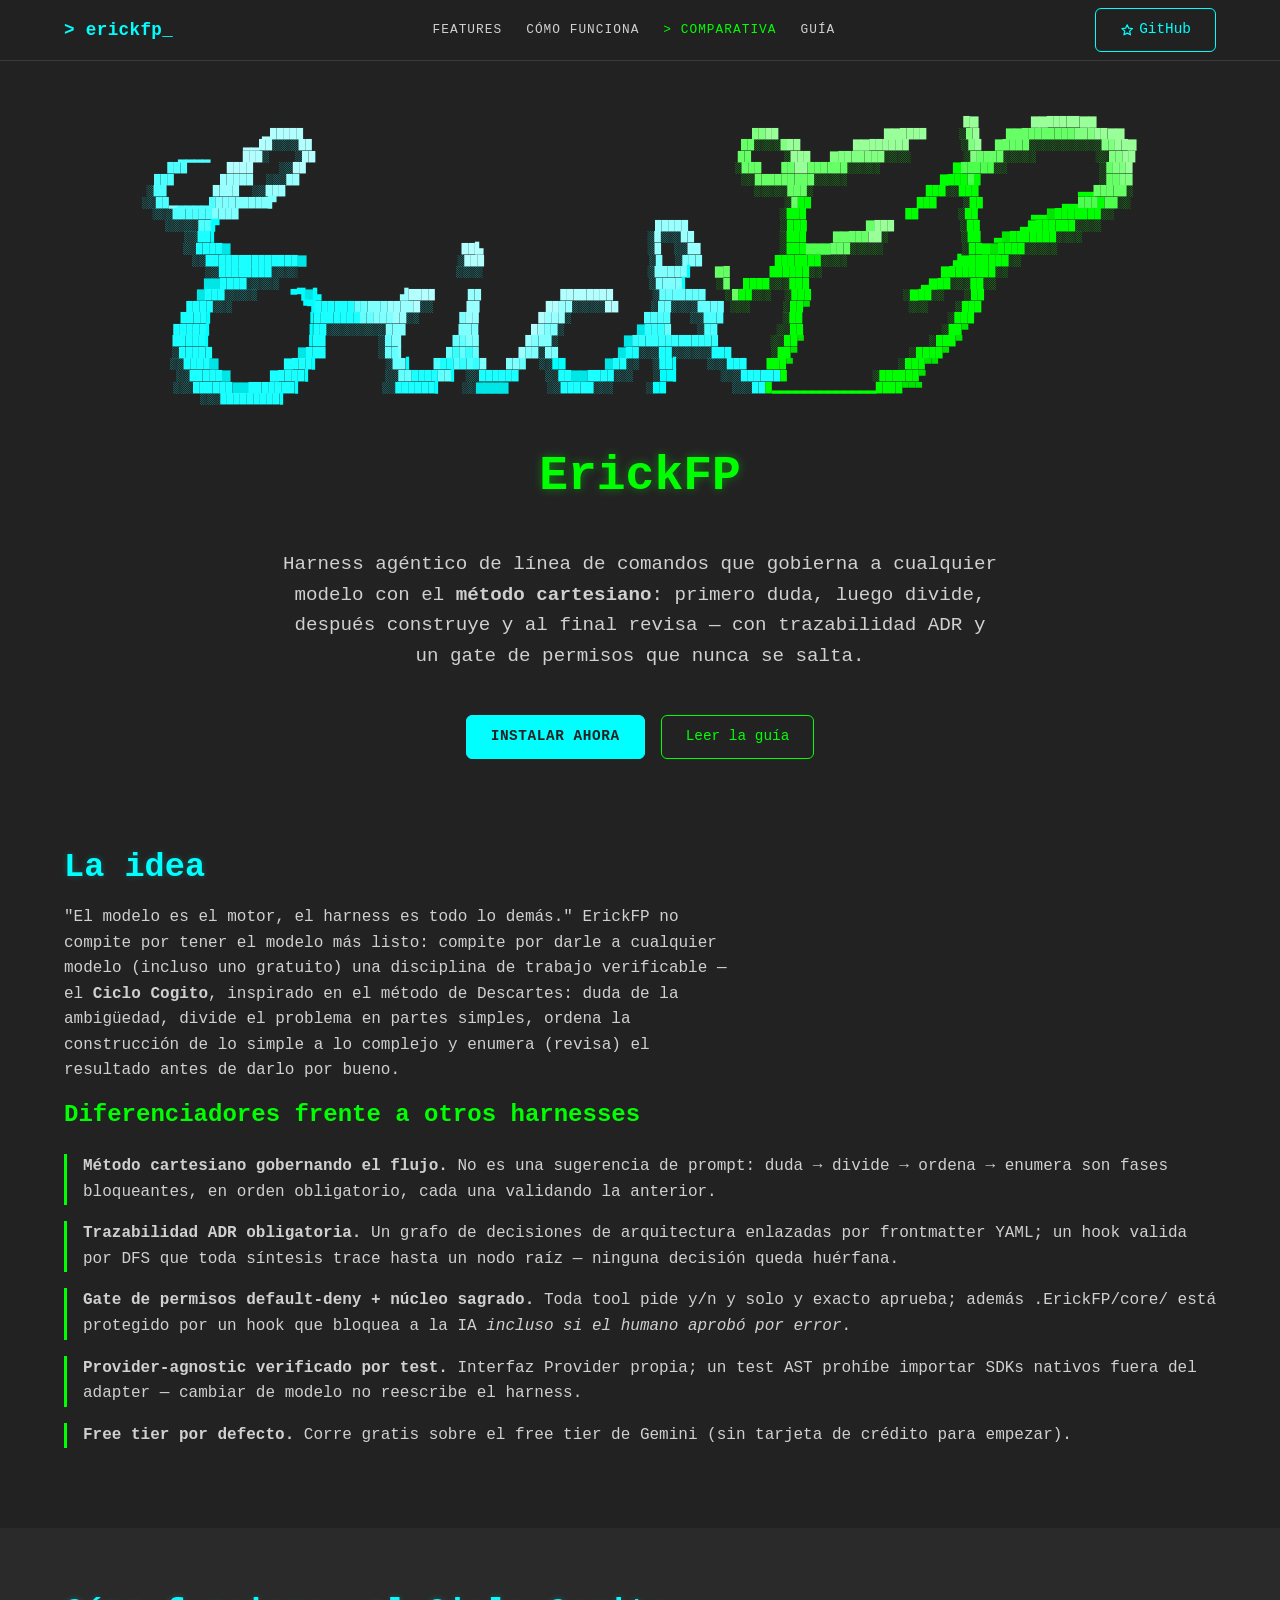
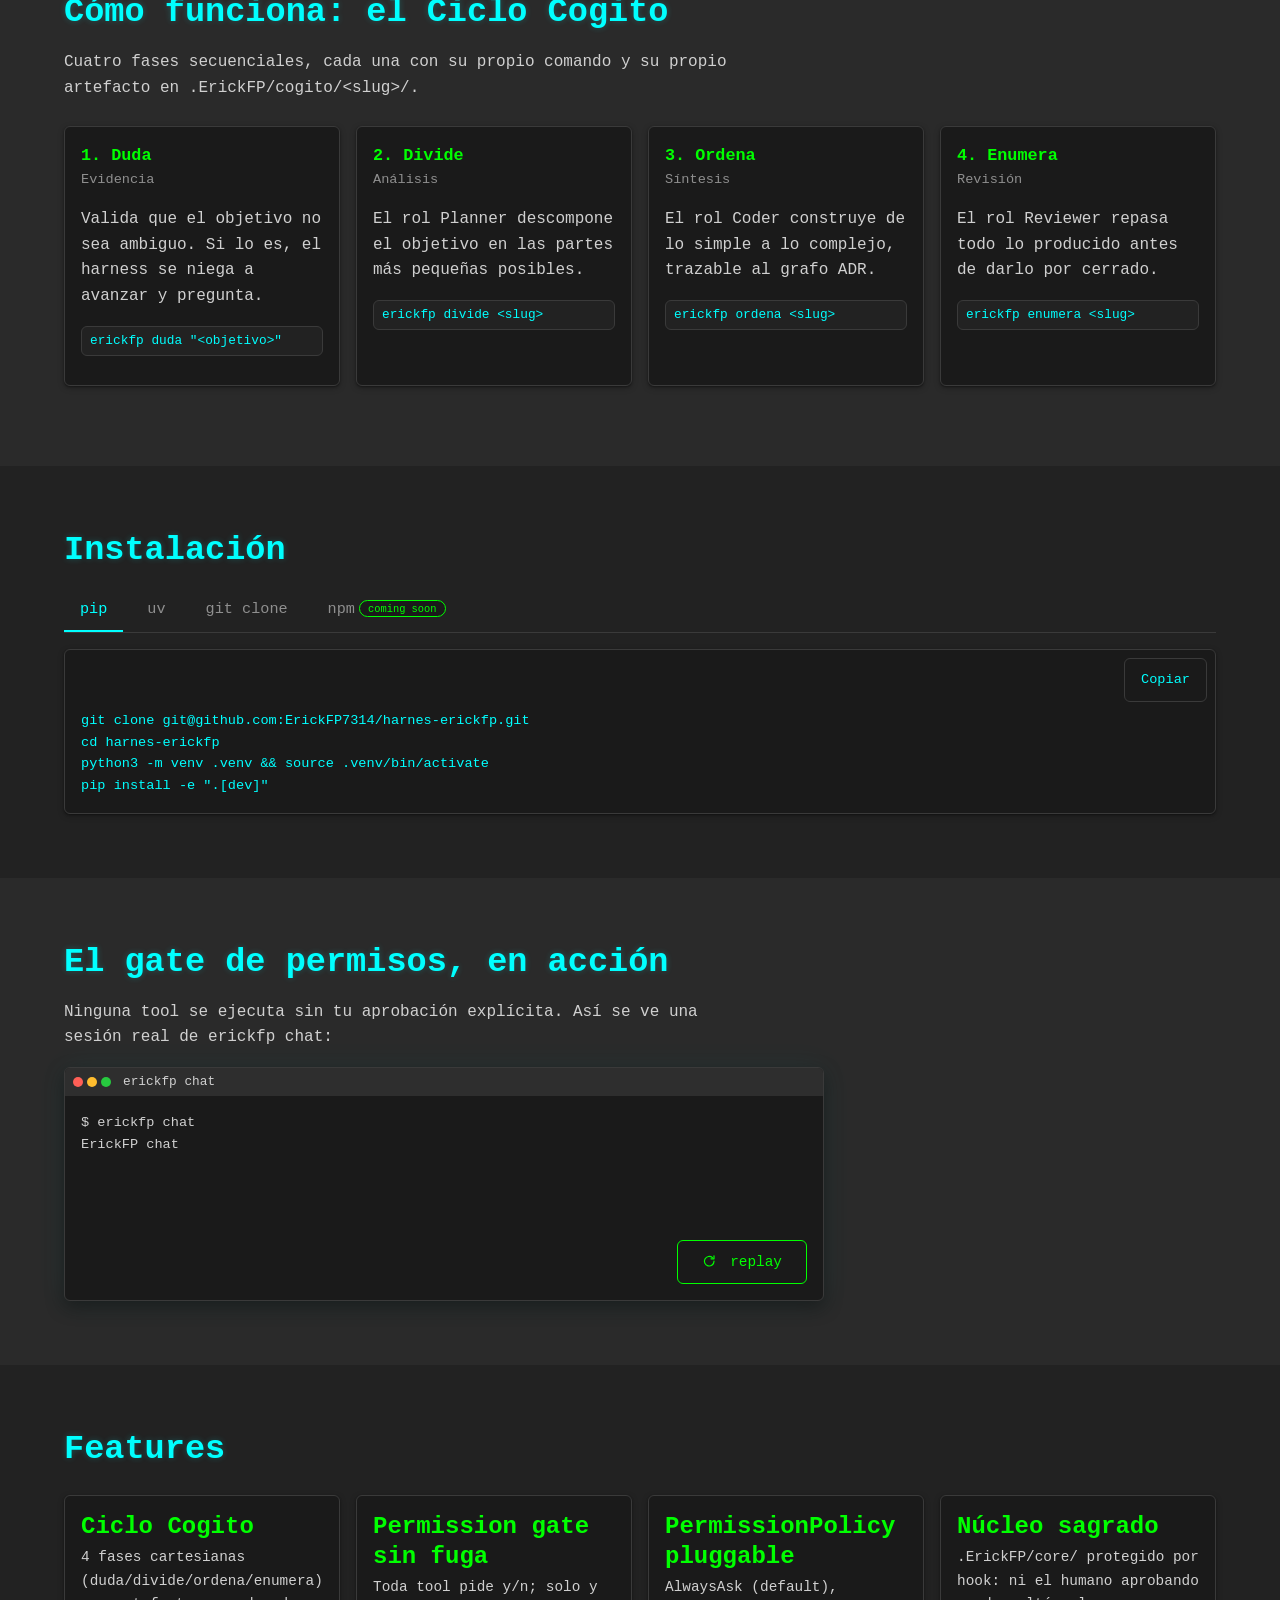
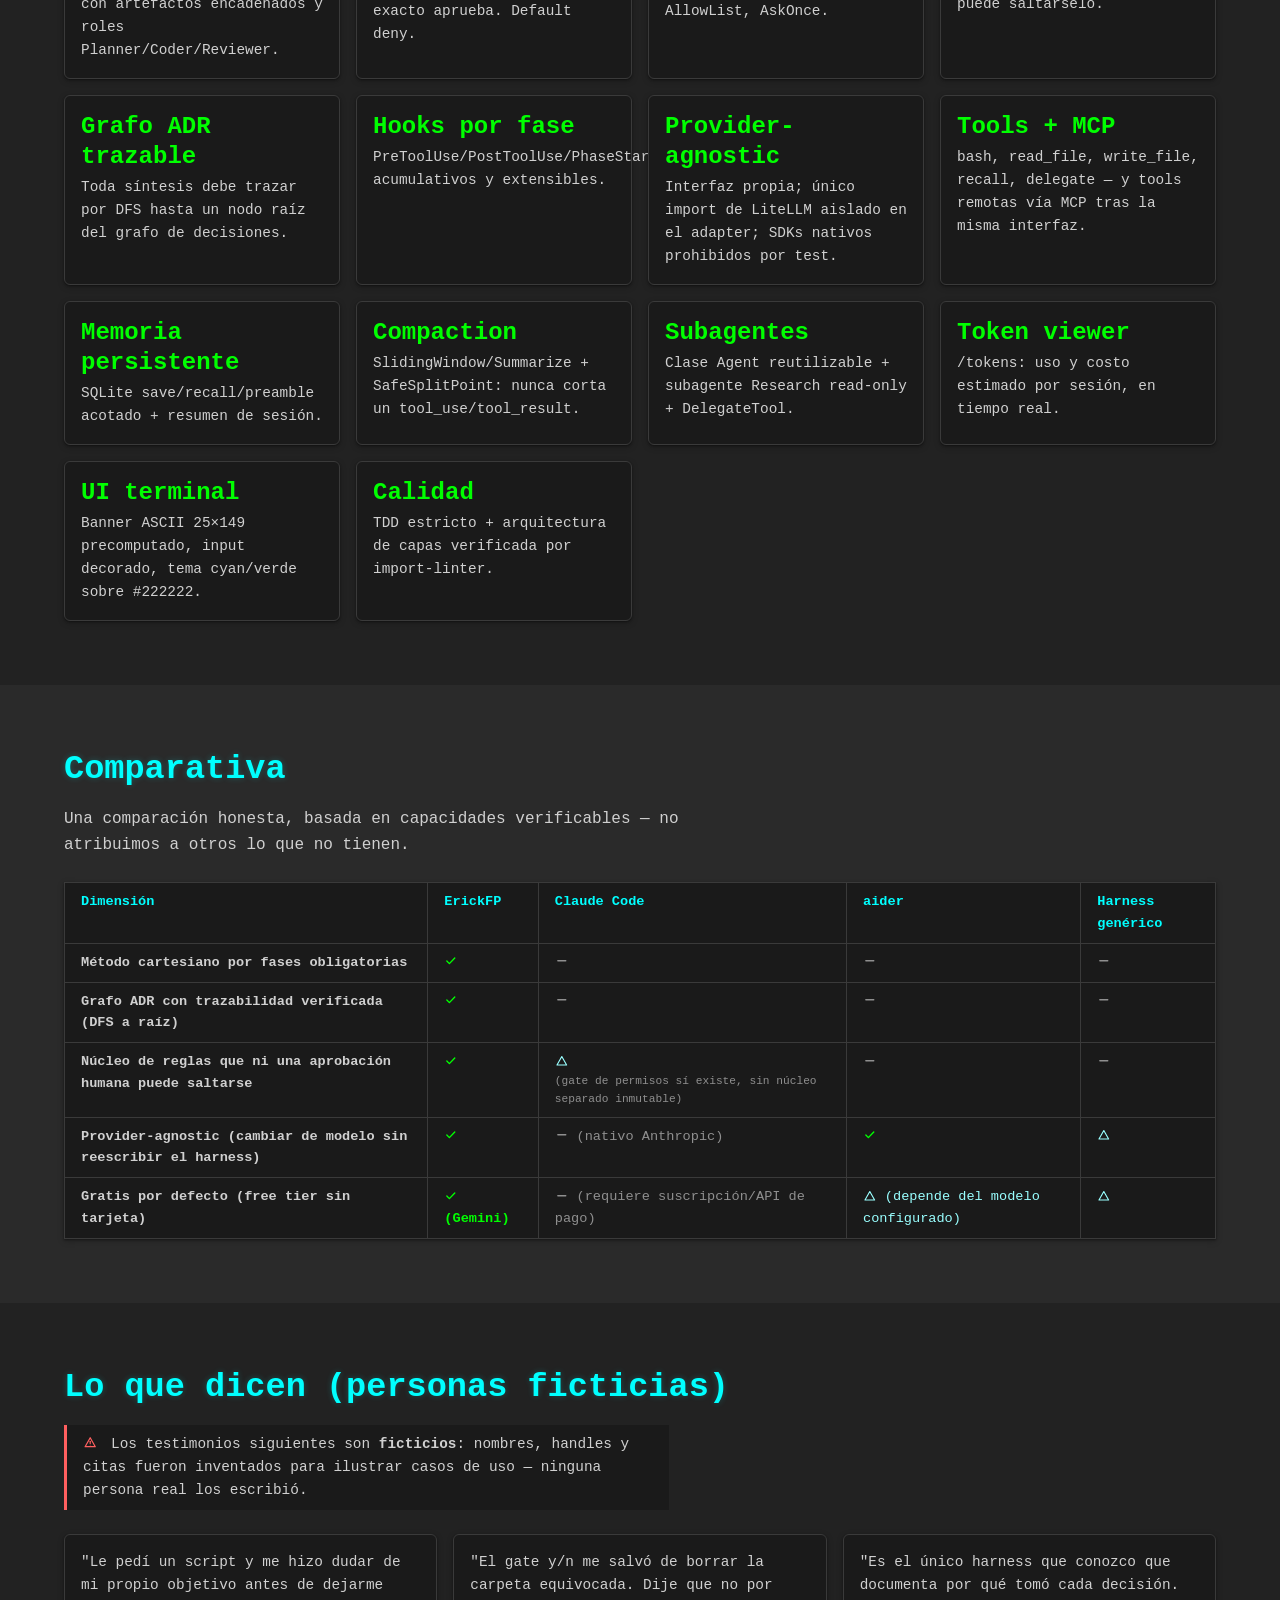
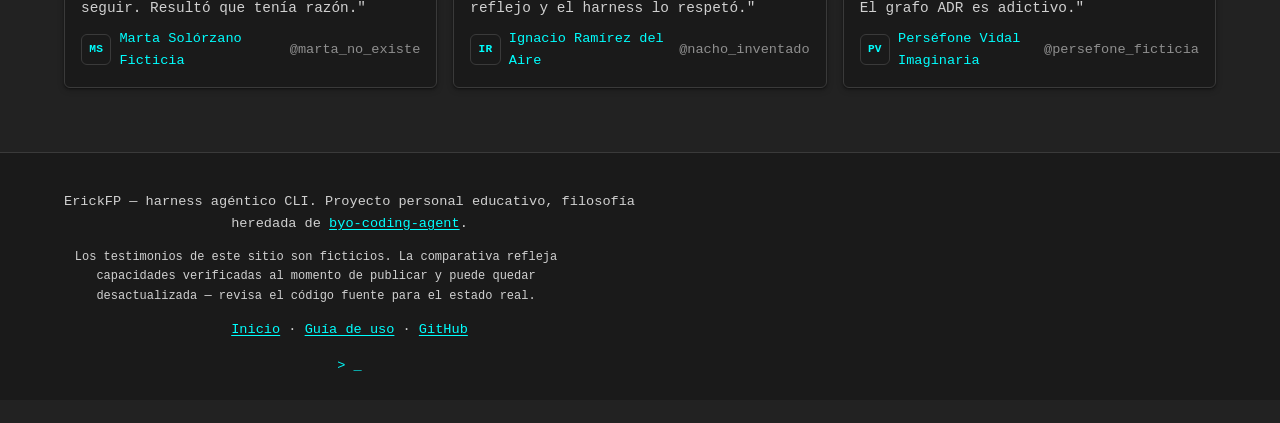
<file: WebPage/index.html>
<!doctype html>
<html lang="es">
<head>
<meta charset="UTF-8">
<meta name="viewport" content="width=device-width, initial-scale=1">
<title>ErickFP — harness agéntico CLI gobernado por el método cartesiano</title>
<meta name="description" content="ErickFP es un harness agéntico de línea de comandos: el modelo es el motor, el harness es todo lo demás. Método cartesiano, gate de permisos sin fuga, núcleo sagrado y trazabilidad ADR.">
<meta property="og:type" content="website">
<meta property="og:title" content="ErickFP — harness agéntico CLI gobernado por el método cartesiano">
<meta property="og:description" content="El modelo es el motor, el harness es todo lo demás. Método cartesiano, gate de permisos sin fuga, núcleo sagrado y trazabilidad ADR.">
<meta property="og:url" content="https://erickfp7314.github.io/harnes-erickfp/">
<meta property="og:image" content="https://erickfp7314.github.io/harnes-erickfp/assets/img/og-image.png">
<meta property="og:image:width" content="1200">
<meta property="og:image:height" content="630">
<meta name="twitter:card" content="summary_large_image">
<meta name="twitter:title" content="ErickFP — harness agéntico CLI gobernado por el método cartesiano">
<meta name="twitter:description" content="El modelo es el motor, el harness es todo lo demás. Método cartesiano, gate de permisos sin fuga, núcleo sagrado y trazabilidad ADR.">
<meta name="twitter:image" content="https://erickfp7314.github.io/harnes-erickfp/assets/img/og-image.png">
<link rel="icon" href="assets/img/favicon.svg" type="image/svg+xml">
<link rel="stylesheet" href="assets/css/theme.css">
<link rel="stylesheet" href="assets/css/portada.css">
<link rel="stylesheet" href="assets/css/landing.css">
</head>
<body>
<svg aria-hidden="true" focusable="false" style="position:absolute;width:0;height:0;overflow:hidden">
  <defs>
    <symbol id="icon-menu" viewBox="0 0 24 24" fill="none" stroke="currentColor" stroke-width="2" stroke-linecap="round" stroke-linejoin="round">
      <path d="M3 6h18M3 12h18M3 18h18"/>
    </symbol>
    <symbol id="icon-star" viewBox="0 0 24 24" fill="none" stroke="currentColor" stroke-width="2" stroke-linecap="round" stroke-linejoin="round">
      <path d="M12 3l2.6 5.7 6.2.6-4.7 4.2 1.4 6.2L12 16.9l-5.5 2.8 1.4-6.2-4.7-4.2 6.2-.6z"/>
    </symbol>
    <symbol id="icon-replay" viewBox="0 0 24 24" fill="none" stroke="currentColor" stroke-width="2" stroke-linecap="round" stroke-linejoin="round">
      <path d="M20 12a8 8 0 1 1-2.6-5.9"/>
      <path d="M20 3v5h-5"/>
    </symbol>
    <symbol id="icon-check" viewBox="0 0 24 24" fill="none" stroke="currentColor" stroke-width="2.4" stroke-linecap="round" stroke-linejoin="round">
      <path d="M5 12.5l4.5 4.5L19 7"/>
    </symbol>
    <symbol id="icon-minus" viewBox="0 0 24 24" fill="none" stroke="currentColor" stroke-width="2.4" stroke-linecap="round" stroke-linejoin="round">
      <path d="M5 12h14"/>
    </symbol>
    <symbol id="icon-triangle" viewBox="0 0 24 24" fill="none" stroke="currentColor" stroke-width="2" stroke-linecap="round" stroke-linejoin="round">
      <path d="M12 4.5l8.5 15h-17z"/>
    </symbol>
    <symbol id="icon-alert" viewBox="0 0 24 24" fill="none" stroke="currentColor" stroke-width="2" stroke-linecap="round" stroke-linejoin="round">
      <path d="M12 4.5l8.5 15h-17z"/>
      <line x1="12" y1="10.5" x2="12" y2="14"/>
      <circle cx="12" cy="16.8" r="0.75" fill="currentColor" stroke="none"/>
    </symbol>
  </defs>
</svg>

<a class="skip-link" href="#main">Saltar al contenido</a>

<header class="site-header">
  <nav class="nav container" aria-label="Navegación principal">
    <a href="#hero" class="logo"><span aria-hidden="true">&gt; </span>erickfp<span class="cursor-caret">_</span></a>
    <button class="nav-toggle" id="nav-toggle" aria-expanded="false" aria-controls="nav-links" aria-label="Abrir menú">
      <svg class="icon" aria-hidden="true" focusable="false"><use href="#icon-menu"/></svg>
    </button>
    <ul class="nav-links" id="nav-links">
      <li><a href="#features" data-nav>Features</a></li>
      <li><a href="#ciclo" data-nav>Cómo funciona</a></li>
      <li><a href="#comparativa" data-nav>Comparativa</a></li>
      <li><a href="guia.html">Guía</a></li>
    </ul>
    <a class="btn btn-github" href="https://github.com/ErickFP7314/harnes-erickfp" target="_blank" rel="noopener noreferrer">
      <svg class="icon icon-inline" aria-hidden="true" focusable="false"><use href="#icon-star"/></svg> GitHub
    </a>
  </nav>
</header>

<main id="main">

  <!-- ============ HERO ============ -->
  <section id="hero" class="hero">
    <div class="container hero-inner">
      <!-- PORTADA:BEGIN -->
<pre class="portada" aria-hidden="true">
                                                                                                                            <span class="c0">█▇</span>        <span class="c0">▇▇█████▇▇</span>      
                  <span class="c1">▂█████</span>                                                                    <span class="c2">██</span><span class="c0">██</span>                <span class="c0">▇▇████</span>     <span class="c3">░</span><span class="c2">█</span><span class="c0">█</span>    <span class="c4">▇▇████████</span><span class="c2">███</span><span class="c0">██▇▇</span>  
               <span class="c1">▂▂██</span><span class="c5">░░░░</span><span class="c1">██</span>                                                                 <span class="c4">██</span><span class="c3">░░░░</span><span class="c2">█</span><span class="c0">██</span>        <span class="c0">▇▇██████</span>        <span class="c3">░</span><span class="c2">█</span><span class="c0">█</span>  <span class="c4">▇████</span><span class="c3">░░░░░░░░░░░</span><span class="c2">██</span><span class="c0">██▇</span>
     <span class="c6">▂▂▂▂</span>     <span class="c1">███</span><span class="c5">░</span>    <span class="c5">░</span><span class="c1">██</span>                                                                <span class="c4">██</span>     <span class="c3">░</span><span class="c0">███</span>   <span class="c2">▇███████</span><span class="c3">░░░░</span>        <span class="c3">░</span><span class="c2">█</span><span class="c4">████</span><span class="c3">░░░░░</span>         <span class="c3">░░</span><span class="c2">██</span><span class="c0">██</span>
   <span class="c6">███</span>      <span class="c1">████</span>    <span class="c5">░░</span><span class="c1">██</span>                                                                 <span class="c3">░</span><span class="c4">███</span>   <span class="c4">██</span><span class="c0">██</span><span class="c4">██████</span><span class="c3">░░░░░</span>           <span class="c3">▇</span><span class="c7">█████</span><span class="c3">░░</span>              <span class="c3">░</span><span class="c4">█</span><span class="c2">██</span><span class="c0">█</span>
 <span class="c6">███</span>       <span class="c8">█████</span>  <span class="c5">░░░</span><span class="c8">██</span>                                                                   <span class="c3">░░</span><span class="c4">█████████</span><span class="c3">░░░░░</span>              <span class="c3">▇███</span><span class="c7">█</span><span class="c3">█</span>                  <span class="c3">░</span><span class="c4">██</span><span class="c2">██</span>
<span class="c5">░</span><span class="c6">██</span>       <span class="c8">████</span>  <span class="c5">░░</span><span class="c8">███</span>                                                                       <span class="c3">░░░░░</span><span class="c4">███</span><span class="c3">░</span>                 <span class="c3">███░░███</span>               <span class="c3">▃▃</span><span class="c4">█████</span><span class="c3">░</span>
<span class="c5">░░</span><span class="c6">██</span><span class="c9">▂</span><span class="c6">▂▂▂▂█</span><span class="c9">████████▛</span>                                                                             <span class="c3">░</span><span class="c4">█</span><span class="c3">██</span>                <span class="c3">███</span>    <span class="c3">░██</span>            <span class="c3">▃▃</span><span class="c7">███</span><span class="c3">█</span><span class="c7">██</span><span class="c3">░░</span> 
 <span class="c5">░░░</span><span class="c6">██████</span><span class="c9">████</span>                                                                                  <span class="c3">░███</span>               <span class="c3">██</span>      <span class="c3">░██</span>        <span class="c3">▃▃</span><span class="c10">▇</span><span class="c3">███████░░</span>   
   <span class="c5">░░░░░</span><span class="c6">██</span><span class="c5">▛</span>                                                                  <span class="c8">█████</span>              <span class="c3">░███</span>         <span class="c4">▇</span><span class="c0">███</span>          <span class="c3">░██</span>      <span class="c3">▃▇██████░░░░</span>     
      <span class="c5">░░</span><span class="c11">██</span><span class="c5">▍</span>                                                                 <span class="c5">░</span><span class="c8">█</span><span class="c5">░░░</span><span class="c8">██</span>             <span class="c3">░███</span>    <span class="c4">▇▇███</span><span class="c0">██</span><span class="c3">░</span>           <span class="c3">░██</span>  <span class="c3">▃</span><span class="c10">▇</span><span class="c3">███████░░░░</span>        
      <span class="c5">░░</span><span class="c11">████</span><span class="c12">▇</span>                                   <span class="c1">██▙</span>                         <span class="c5">░</span><span class="c8">█</span>  <span class="c5">░░</span><span class="c8">██</span>            <span class="c3">░███</span><span class="c7">▇▇▇</span><span class="c4">███</span><span class="c3">░░░░░</span>            <span class="c3">░██▇</span><span class="c10">▇</span><span class="c3">████░░░░░</span>            
       <span class="c5">░░</span><span class="c11">██████████████</span><span class="c12">▇</span>                       <span class="c5">░</span><span class="c1">███</span>                         <span class="c5">░</span><span class="c9">█</span>  <span class="c5">░</span><span class="c9">███</span>           <span class="c3">███████░░░░</span>                <span class="c3">▟▇██████░░</span>                 
         <span class="c5">░░</span><span class="c11">████████</span><span class="c5">░░░░</span>                        <span class="c5">░░░░</span>                         <span class="c5">░</span><span class="c9">█████</span><span class="c5">▍</span>   <span class="c4">▇█</span>      <span class="c3">██████░░</span>                  <span class="c3">▇███████░░</span>                   
         <span class="c12">▇▇</span><span class="c11">████</span><span class="c5">░░░░░</span>                                                        <span class="c5">░</span><span class="c9">████</span><span class="c5">▍</span>    <span class="c3">░</span><span class="c4">█</span>  <span class="c3">████░░░███</span>                 <span class="c3">▃▇██░░░██░░</span>                     
        <span class="c12">▇</span><span class="c11">███</span><span class="c5">░░░░░</span>     <span class="c5">▀▜</span><span class="c12">▇</span><span class="c5">▙</span>            <span class="c8">▟</span><span class="c1">████</span>     <span class="c8">██</span>            <span class="c1">████████</span>      <span class="c5">░</span><span class="c13">███████</span>   <span class="c3">░</span><span class="c4">█</span><span class="c3">██░░░</span>  <span class="c3">░███</span>              <span class="c3">░▇██░░</span>   <span class="c3">░██</span>                       
      <span class="c11">████</span><span class="c5">░░░</span>          <span class="c5">▝▜</span><span class="c11">██████</span><span class="c13">██</span><span class="c9">███</span><span class="c8">████</span><span class="c1">█</span><span class="c5">░░</span>     <span class="c8">██</span>          <span class="c1">██</span><span class="c8">██</span><span class="c5">░░░░░</span><span class="c1">██</span>     <span class="c5">░</span><span class="c13">██</span><span class="c5">░░░░</span><span class="c13">████</span> <span class="c3">░░░</span>     <span class="c3">░██</span><span class="c10">▀</span>               <span class="c3">░░░</span>    <span class="c3">░███</span>                       
     <span class="c11">████</span><span class="c5">▍</span>              <span class="c5">▐</span><span class="c11">███████</span><span class="c13">██</span><span class="c9">███</span><span class="c8">██</span><span class="c5">░░</span>      <span class="c9">█</span><span class="c8">██</span>         <span class="c1">█</span><span class="c8">███</span><span class="c5">░</span>           <span class="c6">████</span>   <span class="c5">░░</span><span class="c6">███</span>         <span class="c3">░██</span>                      <span class="c3">░███</span>                        
    <span class="c11">█████</span><span class="c5">▍</span>              <span class="c5">▐</span><span class="c11">██</span><span class="c5">░░░░░░░░░</span><span class="c9">███</span>        <span class="c9">███</span>        <span class="c1">█</span><span class="c8">█</span><span class="c9">██</span><span class="c5">░</span>           <span class="c12">▇</span><span class="c14">███</span><span class="c13">█</span>    <span class="c5">░</span><span class="c6">██</span>         <span class="c3">░░██</span>                     <span class="c3">░██</span><span class="c10">▀</span>                         
    <span class="c11">█████</span><span class="c5">▍</span>              <span class="c5">▐</span><span class="c11">██</span>        <span class="c5">░</span><span class="c13">█</span><span class="c9">█▍</span>       <span class="c13">██</span><span class="c9">██</span>       <span class="c8">█</span><span class="c9">███</span><span class="c5">░</span>          <span class="c12">▇</span><span class="c14">█████████████</span>        <span class="c3">░░██</span><span class="c10">▀</span>                   <span class="c3">░███</span><span class="c10">▀</span>                          
    <span class="c5">░</span><span class="c11">█████</span>             <span class="c12">▇</span><span class="c11">███</span>        <span class="c5">░</span><span class="c13">██</span><span class="c9">▍</span>      <span class="c13">█</span><span class="c14">█</span><span class="c13">█</span><span class="c14">█</span><span class="c13">█</span>      <span class="c8">█</span><span class="c9">██</span><span class="c5">░</span><span class="c9">██</span>         <span class="c12">▇</span><span class="c11">██</span><span class="c5">░░░</span><span class="c11">██</span><span class="c5">░░░░░░</span><span class="c11">███</span>      <span class="c3">░██</span><span class="c10">▀</span>                 <span class="c3">░████</span><span class="c10">▀</span>                            
    <span class="c5">░░</span><span class="c11">████</span><span class="c12">▇</span>          <span class="c11">▇███</span><span class="c5">▍</span>          <span class="c5">░</span><span class="c13">██</span><span class="c5">▍</span>   <span class="c6">█</span><span class="c11">██</span><span class="c6">█</span><span class="c14">█</span><span class="c6">█</span><span class="c14">█</span><span class="c9">█</span>   <span class="c9">██</span><span class="c13">█</span>  <span class="c5">░░██</span>      <span class="c12">▇</span><span class="c11">██</span><span class="c5">░░</span>  <span class="c5">░</span><span class="c11">██</span><span class="c5">▍</span>    <span class="c5">░░░</span><span class="c11">███</span>   <span class="c3">███</span><span class="c10">▀</span>                <span class="c3">░███</span><span class="c10">▀▀</span>                              
     <span class="c5">░░</span><span class="c11">█████</span><span class="c12">▇</span>      <span class="c11">▇████</span><span class="c5">▍</span>           <span class="c5">░░</span><span class="c13">██</span><span class="c11">████</span><span class="c13">██</span><span class="c5">▍</span> <span class="c5">░░</span><span class="c11">██████</span>    <span class="c5">░░</span><span class="c11">██</span><span class="c12">▇▇</span><span class="c11">████</span><span class="c5">░░░</span>   <span class="c5">░██▍</span>      <span class="c5">░░░</span><span class="c11">██████</span><span class="c3">█</span>             <span class="c3">░██████</span><span class="c10">▀</span>                                
      <span class="c5">░░░</span><span class="c11">██████</span><span class="c12">▇▇</span><span class="c11">███████</span><span class="c5">▍</span>            <span class="c5">░░</span><span class="c11">██████</span><span class="c5">▍</span>   <span class="c5">░░</span><span class="c12">▇▇▇▇</span>      <span class="c5">░░</span><span class="c11">█████</span><span class="c5">░░░</span>     <span class="c5">░██</span>          <span class="c5">░░░</span><span class="c11">██</span><span class="c3">█▂▂▂▂▂▂▂▂▂▂▂▂▂████</span><span class="c10">▀▀▀</span>                                  
        <span class="c5">░░░</span><span class="c11">█████████</span><span class="c5">▍</span>                                                                                                                                
</pre>
<!-- PORTADA:END -->

      <h1 class="hero-title">ErickFP</h1>
      <p class="hero-oneliner">
        Harness agéntico de línea de comandos que gobierna a cualquier modelo
        con el <strong>método cartesiano</strong>: primero duda, luego divide, después construye y al final revisa —
        con trazabilidad ADR y un gate de permisos que nunca se salta.
      </p>
      <div class="hero-cta">
        <a class="btn btn-primary" href="#instalacion">Instalar ahora</a>
        <a class="btn btn-secondary" href="guia.html">Leer la guía</a>
      </div>
    </div>
  </section>

  <!-- ============ LA IDEA + DIFERENCIADORES ============ -->
  <section id="idea" class="section">
    <div class="container">
      <h2>La idea</h2>
      <p>
        "El modelo es el motor, el harness es todo lo demás." ErickFP no compite por tener el modelo más listo:
        compite por darle a cualquier modelo (incluso uno gratuito) una disciplina de trabajo verificable —
        el <strong>Ciclo Cogito</strong>, inspirado en el método de Descartes: duda de la ambigüedad, divide el
        problema en partes simples, ordena la construcción de lo simple a lo complejo y enumera (revisa) el
        resultado antes de darlo por bueno.
      </p>

      <h3>Diferenciadores frente a otros harnesses</h3>
      <ul class="differentiators reveal">
        <li>
          <strong>Método cartesiano gobernando el flujo.</strong> No es una sugerencia de prompt: <code>duda → divide → ordena → enumera</code>
          son fases bloqueantes, en orden obligatorio, cada una validando la anterior.
        </li>
        <li>
          <strong>Trazabilidad ADR obligatoria.</strong> Un grafo de decisiones de arquitectura enlazadas por
          frontmatter YAML; un hook valida por DFS que toda síntesis trace hasta un nodo raíz — ninguna decisión
          queda huérfana.
        </li>
        <li>
          <strong>Gate de permisos default-deny + núcleo sagrado.</strong> Toda tool pide <code>y/n</code> y solo
          <code>y</code> exacto aprueba; además <code>.ErickFP/core/</code> está protegido por un hook que bloquea
          a la IA <em>incluso si el humano aprobó por error</em>.
        </li>
        <li>
          <strong>Provider-agnostic verificado por test.</strong> Interfaz <code>Provider</code> propia; un test
          AST prohíbe importar SDKs nativos fuera del adapter — cambiar de modelo no reescribe el harness.
        </li>
        <li>
          <strong>Free tier por defecto.</strong> Corre gratis sobre el free tier de Gemini (sin tarjeta de crédito
          para empezar).
        </li>
      </ul>
    </div>
  </section>

  <!-- ============ CICLO COGITO ============ -->
  <section id="ciclo" class="section section-alt">
    <div class="container">
      <h2>Cómo funciona: el Ciclo Cogito</h2>
      <p>Cuatro fases secuenciales, cada una con su propio comando y su propio artefacto en <code>.ErickFP/cogito/&lt;slug&gt;/</code>.</p>
      <ol class="cogito-cycle reveal">
        <li class="cogito-step">
          <span class="cogito-phase">1. Duda</span>
          <span class="cogito-label">Evidencia</span>
          <p>Valida que el objetivo no sea ambiguo. Si lo es, el harness se niega a avanzar y pregunta.</p>
          <pre class="snippet-inline"><code>erickfp duda "&lt;objetivo&gt;"</code></pre>
        </li>
        <li class="cogito-step">
          <span class="cogito-phase">2. Divide</span>
          <span class="cogito-label">Análisis</span>
          <p>El rol Planner descompone el objetivo en las partes más pequeñas posibles.</p>
          <pre class="snippet-inline"><code>erickfp divide &lt;slug&gt;</code></pre>
        </li>
        <li class="cogito-step">
          <span class="cogito-phase">3. Ordena</span>
          <span class="cogito-label">Síntesis</span>
          <p>El rol Coder construye de lo simple a lo complejo, trazable al grafo ADR.</p>
          <pre class="snippet-inline"><code>erickfp ordena &lt;slug&gt;</code></pre>
        </li>
        <li class="cogito-step">
          <span class="cogito-phase">4. Enumera</span>
          <span class="cogito-label">Revisión</span>
          <p>El rol Reviewer repasa todo lo producido antes de darlo por cerrado.</p>
          <pre class="snippet-inline"><code>erickfp enumera &lt;slug&gt;</code></pre>
        </li>
      </ol>
    </div>
  </section>

  <!-- ============ INSTALACIÓN (tabs) ============ -->
  <section id="instalacion" class="section">
    <div class="container">
      <h2>Instalación</h2>
      <div class="tabs" data-tabs>
        <div class="tab-list" role="tablist" aria-label="Métodos de instalación">
          <button class="tab-btn" role="tab" id="tab-pip" aria-controls="panel-pip" aria-selected="true" data-tab-target="panel-pip">pip</button>
          <button class="tab-btn" role="tab" id="tab-uv" aria-controls="panel-uv" aria-selected="false" tabindex="-1" data-tab-target="panel-uv">uv</button>
          <button class="tab-btn" role="tab" id="tab-git" aria-controls="panel-git" aria-selected="false" tabindex="-1" data-tab-target="panel-git">git clone</button>
          <button class="tab-btn" role="tab" id="tab-npm" aria-controls="panel-npm" aria-selected="false" tabindex="-1" data-tab-target="panel-npm">npm <span class="badge-soon">coming soon</span></button>
        </div>

        <div class="tab-panel" id="panel-pip" role="tabpanel" aria-labelledby="tab-pip">
          <div class="snippet">
            <pre><code>git clone git@github.com:ErickFP7314/harnes-erickfp.git
cd harnes-erickfp
python3 -m venv .venv &amp;&amp; source .venv/bin/activate
pip install -e ".[dev]"</code></pre>
            <button class="copy-btn" aria-label="Copiar comando de instalación con pip" data-copy="git clone git@github.com:ErickFP7314/harnes-erickfp.git&#10;cd harnes-erickfp&#10;python3 -m venv .venv &amp;&amp; source .venv/bin/activate&#10;pip install -e &quot;.[dev]&quot;">Copiar</button>
          </div>
        </div>

        <div class="tab-panel" id="panel-uv" role="tabpanel" aria-labelledby="tab-uv" hidden>
          <div class="snippet">
            <pre><code>git clone git@github.com:ErickFP7314/harnes-erickfp.git
cd harnes-erickfp
uv venv &amp;&amp; source .venv/bin/activate
uv pip install -e ".[dev]"</code></pre>
            <button class="copy-btn" aria-label="Copiar comando de instalación con uv" data-copy="git clone git@github.com:ErickFP7314/harnes-erickfp.git&#10;cd harnes-erickfp&#10;uv venv &amp;&amp; source .venv/bin/activate&#10;uv pip install -e &quot;.[dev]&quot;">Copiar</button>
          </div>
        </div>

        <div class="tab-panel" id="panel-git" role="tabpanel" aria-labelledby="tab-git" hidden>
          <div class="snippet">
            <pre><code>git clone git@github.com:ErickFP7314/harnes-erickfp.git
cd harnes-erickfp</code></pre>
            <button class="copy-btn" aria-label="Copiar comando de git clone" data-copy="git clone git@github.com:ErickFP7314/harnes-erickfp.git&#10;cd harnes-erickfp">Copiar</button>
          </div>
        </div>

        <div class="tab-panel" id="panel-npm" role="tabpanel" aria-labelledby="tab-npm" hidden>
          <p class="npm-notice">
            <span class="badge-soon">coming soon</span>
            ErickFP es un proyecto Python — un empaquetado <code>npm</code> está en el roadmap, todavía
            <strong>no existe</strong>. No hay ningún comando <code>npm</code> funcional hoy; usa <code>pip</code>,
            <code>uv</code> o <code>git clone</code>.
          </p>
        </div>
      </div>
    </div>
  </section>

  <!-- ============ DEMO TERMINAL ANIMADA ============ -->
  <section id="demo" class="section section-alt">
    <div class="container">
      <h2>El gate de permisos, en acción</h2>
      <p>Ninguna tool se ejecuta sin tu aprobación explícita. Así se ve una sesión real de <code>erickfp chat</code>:</p>
      <div class="terminal-window">
        <div class="terminal-titlebar">
          <span class="dot dot-red"></span><span class="dot dot-yellow"></span><span class="dot dot-green"></span>
          <span class="terminal-title">erickfp chat</span>
        </div>
        <pre class="demo-output" id="demo-output">$ erickfp chat
ErickFP chat -- Ctrl+D o 'salir' para terminar. Escribe /help para ver los comandos disponibles.
tu&gt; ¿qué archivos python hay en este proyecto?
[tool] bash {"command": "find . -name '*.py'"}
<span class="gate-line">¿aprobar? [y/n] › y</span>
✓ ejecutando… 42 archivos encontrados
erickfp&gt; Encontré 42 archivos .py, principalmente bajo src/erickfp/.
tu&gt; borra la carpeta node_modules para liberar espacio
[tool] bash {"command": "rm -rf node_modules"}
<span class="gate-line">¿aprobar? [y/n] › n</span>
<span class="deny-line">✗ denegado por el usuario</span>
erickfp&gt; Entendido, no borro nada. ¿Reviso primero cuánto espacio ocupa node_modules?
<span class="cursor-caret" aria-hidden="true">█</span></pre>
        <button class="btn btn-secondary btn-replay" id="demo-replay" type="button">
          <svg class="icon icon-inline" aria-hidden="true" focusable="false"><use href="#icon-replay"/></svg> replay
        </button>
      </div>
    </div>
  </section>

  <!-- ============ FEATURES GRID ============ -->
  <section id="features" class="section">
    <div class="container">
      <h2>Features</h2>
      <div class="features-grid reveal">
        <article class="feature-card">
          <h3>Ciclo Cogito</h3>
          <p>4 fases cartesianas (duda/divide/ordena/enumera) con artefactos encadenados y roles Planner/Coder/Reviewer.</p>
        </article>
        <article class="feature-card">
          <h3>Permission gate sin fuga</h3>
          <p>Toda tool pide <code>y/n</code>; solo <code>y</code> exacto aprueba. Default deny.</p>
        </article>
        <article class="feature-card">
          <h3>PermissionPolicy pluggable</h3>
          <p><code>AlwaysAsk</code> (default), <code>AllowList</code>, <code>AskOnce</code>.</p>
        </article>
        <article class="feature-card">
          <h3>Núcleo sagrado</h3>
          <p><code>.ErickFP/core/</code> protegido por hook: ni el humano aprobando puede saltárselo.</p>
        </article>
        <article class="feature-card">
          <h3>Grafo ADR trazable</h3>
          <p>Toda síntesis debe trazar por DFS hasta un nodo raíz del grafo de decisiones.</p>
        </article>
        <article class="feature-card">
          <h3>Hooks por fase</h3>
          <p>PreToolUse/PostToolUse/PhaseStart/PhaseEnd, acumulativos y extensibles.</p>
        </article>
        <article class="feature-card">
          <h3>Provider-agnostic</h3>
          <p>Interfaz propia; único import de LiteLLM aislado en el adapter; SDKs nativos prohibidos por test.</p>
        </article>
        <article class="feature-card">
          <h3>Tools + MCP</h3>
          <p>bash, read_file, write_file, recall, delegate — y tools remotas vía MCP tras la misma interfaz.</p>
        </article>
        <article class="feature-card">
          <h3>Memoria persistente</h3>
          <p>SQLite save/recall/preamble acotado + resumen de sesión.</p>
        </article>
        <article class="feature-card">
          <h3>Compaction</h3>
          <p>SlidingWindow/Summarize + SafeSplitPoint: nunca corta un <code>tool_use</code>/<code>tool_result</code>.</p>
        </article>
        <article class="feature-card">
          <h3>Subagentes</h3>
          <p>Clase <code>Agent</code> reutilizable + subagente <code>Research</code> read-only + <code>DelegateTool</code>.</p>
        </article>
        <article class="feature-card">
          <h3>Token viewer</h3>
          <p><code>/tokens</code>: uso y costo estimado por sesión, en tiempo real.</p>
        </article>
        <article class="feature-card">
          <h3>UI terminal</h3>
          <p>Banner ASCII 25×149 precomputado, input decorado, tema cyan/verde sobre <code>#222222</code>.</p>
        </article>
        <article class="feature-card">
          <h3>Calidad</h3>
          <p>TDD estricto + arquitectura de capas verificada por import-linter.</p>
        </article>
      </div>
    </div>
  </section>

  <!-- ============ COMPARATIVA ============ -->
  <section id="comparativa" class="section section-alt">
    <div class="container">
      <h2>Comparativa</h2>
      <p>Una comparación honesta, basada en capacidades verificables — no atribuimos a otros lo que no tienen.</p>
      <div class="table-wrapper">
        <table class="comparison-table">
          <thead>
            <tr>
              <th scope="col">Dimensión</th>
              <th scope="col">ErickFP</th>
              <th scope="col">Claude Code</th>
              <th scope="col">aider</th>
              <th scope="col">Harness genérico</th>
            </tr>
          </thead>
          <tbody>
            <tr>
              <th scope="row">Método cartesiano por fases obligatorias</th>
              <td class="yes"><svg class="icon" aria-hidden="true" focusable="false"><use href="#icon-check"/></svg> <span class="visually-hidden">sí</span></td>
              <td class="no"><svg class="icon" aria-hidden="true" focusable="false"><use href="#icon-minus"/></svg> <span class="visually-hidden">no</span></td>
              <td class="no"><svg class="icon" aria-hidden="true" focusable="false"><use href="#icon-minus"/></svg> <span class="visually-hidden">no</span></td>
              <td class="no"><svg class="icon" aria-hidden="true" focusable="false"><use href="#icon-minus"/></svg> <span class="visually-hidden">no</span></td>
            </tr>
            <tr>
              <th scope="row">Grafo ADR con trazabilidad verificada (DFS a raíz)</th>
              <td class="yes"><svg class="icon" aria-hidden="true" focusable="false"><use href="#icon-check"/></svg> <span class="visually-hidden">sí</span></td>
              <td class="no"><svg class="icon" aria-hidden="true" focusable="false"><use href="#icon-minus"/></svg> <span class="visually-hidden">no</span></td>
              <td class="no"><svg class="icon" aria-hidden="true" focusable="false"><use href="#icon-minus"/></svg> <span class="visually-hidden">no</span></td>
              <td class="no"><svg class="icon" aria-hidden="true" focusable="false"><use href="#icon-minus"/></svg> <span class="visually-hidden">no</span></td>
            </tr>
            <tr>
              <th scope="row">Núcleo de reglas que ni una aprobación humana puede saltarse</th>
              <td class="yes"><svg class="icon" aria-hidden="true" focusable="false"><use href="#icon-check"/></svg> <span class="visually-hidden">sí</span></td>
              <td class="partial"><svg class="icon" aria-hidden="true" focusable="false"><use href="#icon-triangle"/></svg> <span class="visually-hidden">parcial:</span> <span class="table-note">(gate de permisos sí existe, sin núcleo separado inmutable)</span></td>
              <td class="no"><svg class="icon" aria-hidden="true" focusable="false"><use href="#icon-minus"/></svg> <span class="visually-hidden">no</span></td>
              <td class="no"><svg class="icon" aria-hidden="true" focusable="false"><use href="#icon-minus"/></svg> <span class="visually-hidden">no</span></td>
            </tr>
            <tr>
              <th scope="row">Provider-agnostic (cambiar de modelo sin reescribir el harness)</th>
              <td class="yes"><svg class="icon" aria-hidden="true" focusable="false"><use href="#icon-check"/></svg> <span class="visually-hidden">sí</span></td>
              <td class="no"><svg class="icon" aria-hidden="true" focusable="false"><use href="#icon-minus"/></svg> <span class="visually-hidden">no</span> (nativo Anthropic)</td>
              <td class="yes"><svg class="icon" aria-hidden="true" focusable="false"><use href="#icon-check"/></svg> <span class="visually-hidden">sí</span></td>
              <td class="partial"><svg class="icon" aria-hidden="true" focusable="false"><use href="#icon-triangle"/></svg> <span class="visually-hidden">parcial</span></td>
            </tr>
            <tr>
              <th scope="row">Gratis por defecto (free tier sin tarjeta)</th>
              <td class="yes"><svg class="icon" aria-hidden="true" focusable="false"><use href="#icon-check"/></svg> <span class="visually-hidden">sí</span> (Gemini)</td>
              <td class="no"><svg class="icon" aria-hidden="true" focusable="false"><use href="#icon-minus"/></svg> <span class="visually-hidden">no</span> (requiere suscripción/API de pago)</td>
              <td class="partial"><svg class="icon" aria-hidden="true" focusable="false"><use href="#icon-triangle"/></svg> <span class="visually-hidden">parcial</span> (depende del modelo configurado)</td>
              <td class="partial"><svg class="icon" aria-hidden="true" focusable="false"><use href="#icon-triangle"/></svg> <span class="visually-hidden">parcial</span></td>
            </tr>
          </tbody>
        </table>
      </div>
    </div>
  </section>

  <!-- ============ TESTIMONIOS ============ -->
  <section id="testimonios" class="section">
    <div class="container">
      <h2>Lo que dicen (personas ficticias)</h2>
      <p class="fiction-disclaimer">
        <svg class="icon icon-danger icon-inline" aria-hidden="true" focusable="false"><use href="#icon-alert"/></svg> Los testimonios siguientes son <strong>ficticios</strong>: nombres, handles y citas fueron inventados
        para ilustrar casos de uso — ninguna persona real los escribió.
      </p>
      <div class="testimonials-grid reveal">
        <figure class="tweet-card">
          <blockquote>
            "Le pedí un script y me hizo dudar de mi propio objetivo antes de dejarme seguir. Resultó que tenía razón."
          </blockquote>
          <figcaption>
            <span class="avatar" aria-hidden="true">MS</span>
            <span class="handle-name">Marta Solórzano Ficticia</span>
            <span class="handle-at">@marta_no_existe</span>
          </figcaption>
        </figure>
        <figure class="tweet-card">
          <blockquote>
            "El gate y/n me salvó de borrar la carpeta equivocada. Dije que no por reflejo y el harness lo respetó."
          </blockquote>
          <figcaption>
            <span class="avatar" aria-hidden="true">IR</span>
            <span class="handle-name">Ignacio Ramírez del Aire</span>
            <span class="handle-at">@nacho_inventado</span>
          </figcaption>
        </figure>
        <figure class="tweet-card">
          <blockquote>
            "Es el único harness que conozco que documenta por qué tomó cada decisión. El grafo ADR es adictivo."
          </blockquote>
          <figcaption>
            <span class="avatar" aria-hidden="true">PV</span>
            <span class="handle-name">Perséfone Vidal Imaginaria</span>
            <span class="handle-at">@persefone_ficticia</span>
          </figcaption>
        </figure>
      </div>
    </div>
  </section>

</main>

<footer class="site-footer">
  <div class="container footer-inner">
    <p>ErickFP — harness agéntico CLI. Proyecto personal educativo, filosofía heredada de
      <a href="https://github.com/betta-tech/byo-coding-agent" target="_blank" rel="noopener noreferrer">byo-coding-agent</a>.
    </p>
    <p class="footer-disclaimer">
      Los testimonios de este sitio son ficticios. La comparativa refleja capacidades verificadas al momento de publicar
      y puede quedar desactualizada — revisa el código fuente para el estado real.
    </p>
    <p class="footer-links">
      <a href="index.html">Inicio</a> ·
      <a href="guia.html">Guía de uso</a> ·
      <a href="https://github.com/ErickFP7314/harnes-erickfp" target="_blank" rel="noopener noreferrer">GitHub</a>
    </p>
    <p class="footer-prompt" aria-hidden="true">&gt; <span class="cursor-caret">_</span></p>
  </div>
</footer>

<script src="assets/js/main.js"></script>
<script src="assets/js/terminal-demo.js"></script>
</body>
</html>
</file>
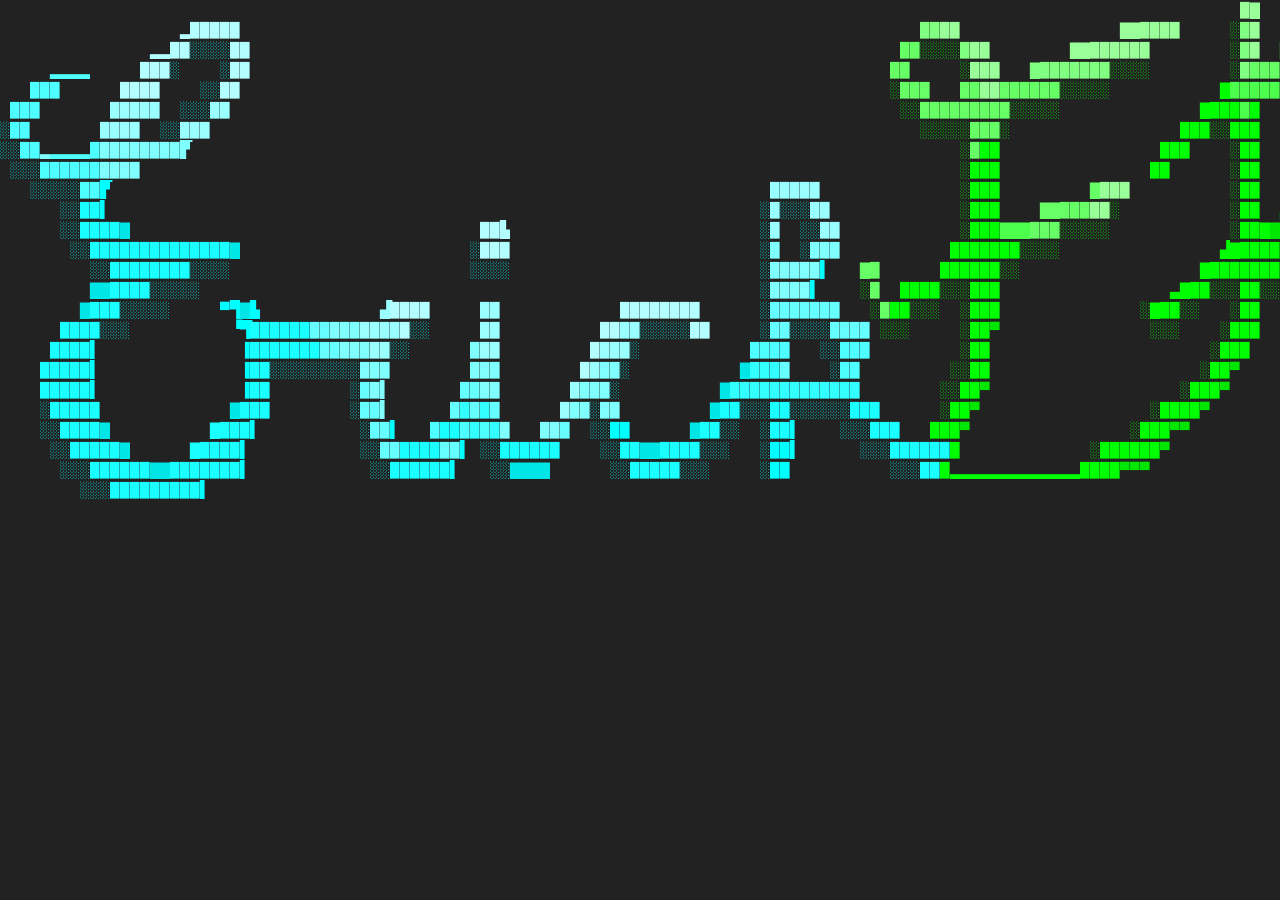
<file: portada.html>
<!DOCTYPE html>
<html lang="en">
<head>
    <meta charset="UTF-8">
    <meta name="viewport" content="width=device-width, initial-scale=1.0">
    <title>ASCII Map Export (Colored)</title>
    <style>
        body {
            margin: 0;
            background-color: #222222;
            font-family: 'Fira Mono', 'Consolas', 'Menlo', 'Monaco', 'Liberation Mono', monospace;
            font-size: 16px;
            white-space: pre;
        }
        div {
            height: 20px;
        }
        div span {
            width: 10px;
            display: inline-block;
        }
    </style>
</head>
<body><div><span style="color: rgb(255, 255, 255); background-color: rgb(34, 34, 34);">&nbsp;</span><span style="color: rgb(255, 255, 255); background-color: rgb(34, 34, 34);">&nbsp;</span><span style="color: rgb(255, 255, 255); background-color: rgb(34, 34, 34);">&nbsp;</span><span style="color: rgb(255, 255, 255); background-color: rgb(34, 34, 34);">&nbsp;</span><span style="color: rgb(255, 255, 255); background-color: rgb(34, 34, 34);">&nbsp;</span><span style="color: rgb(255, 255, 255); background-color: rgb(34, 34, 34);">&nbsp;</span><span style="color: rgb(255, 255, 255); background-color: rgb(34, 34, 34);">&nbsp;</span><span style="color: rgb(255, 255, 255); background-color: rgb(34, 34, 34);">&nbsp;</span><span style="color: rgb(255, 255, 255); background-color: rgb(34, 34, 34);">&nbsp;</span><span style="color: rgb(255, 255, 255); background-color: rgb(34, 34, 34);">&nbsp;</span><span style="color: rgb(255, 255, 255); background-color: rgb(34, 34, 34);">&nbsp;</span><span style="color: rgb(255, 255, 255); background-color: rgb(34, 34, 34);">&nbsp;</span><span style="color: rgb(255, 255, 255); background-color: rgb(34, 34, 34);">&nbsp;</span><span style="color: rgb(255, 255, 255); background-color: rgb(34, 34, 34);">&nbsp;</span><span style="color: rgb(255, 255, 255); background-color: rgb(34, 34, 34);">&nbsp;</span><span style="color: rgb(255, 255, 255); background-color: rgb(34, 34, 34);">&nbsp;</span><span style="color: rgb(255, 255, 255); background-color: rgb(34, 34, 34);">&nbsp;</span><span style="color: rgb(255, 255, 255); background-color: rgb(34, 34, 34);">&nbsp;</span><span style="color: rgb(255, 255, 255); background-color: rgb(34, 34, 34);">&nbsp;</span><span style="color: rgb(255, 255, 255); background-color: rgb(34, 34, 34);">&nbsp;</span><span style="color: rgb(255, 255, 255); background-color: rgb(34, 34, 34);">&nbsp;</span><span style="color: rgb(255, 255, 255); background-color: rgb(34, 34, 34);">&nbsp;</span><span style="color: rgb(255, 255, 255); background-color: rgb(34, 34, 34);">&nbsp;</span><span style="color: rgb(255, 255, 255); background-color: rgb(34, 34, 34);">&nbsp;</span><span style="color: rgb(255, 255, 255); background-color: rgb(34, 34, 34);">&nbsp;</span><span style="color: rgb(255, 255, 255); background-color: rgb(34, 34, 34);">&nbsp;</span><span style="color: rgb(255, 255, 255); background-color: rgb(34, 34, 34);">&nbsp;</span><span style="color: rgb(255, 255, 255); background-color: rgb(34, 34, 34);">&nbsp;</span><span style="color: rgb(255, 255, 255); background-color: rgb(34, 34, 34);">&nbsp;</span><span style="color: rgb(255, 255, 255); background-color: rgb(34, 34, 34);">&nbsp;</span><span style="color: rgb(255, 255, 255); background-color: rgb(34, 34, 34);">&nbsp;</span><span style="color: rgb(255, 255, 255); background-color: rgb(34, 34, 34);">&nbsp;</span><span style="color: rgb(255, 255, 255); background-color: rgb(34, 34, 34);">&nbsp;</span><span style="color: rgb(255, 255, 255); background-color: rgb(34, 34, 34);">&nbsp;</span><span style="color: rgb(255, 255, 255); background-color: rgb(34, 34, 34);">&nbsp;</span><span style="color: rgb(255, 255, 255); background-color: rgb(34, 34, 34);">&nbsp;</span><span style="color: rgb(255, 255, 255); background-color: rgb(34, 34, 34);">&nbsp;</span><span style="color: rgb(255, 255, 255); background-color: rgb(34, 34, 34);">&nbsp;</span><span style="color: rgb(255, 255, 255); background-color: rgb(34, 34, 34);">&nbsp;</span><span style="color: rgb(255, 255, 255); background-color: rgb(34, 34, 34);">&nbsp;</span><span style="color: rgb(255, 255, 255); background-color: rgb(34, 34, 34);">&nbsp;</span><span style="color: rgb(255, 255, 255); background-color: rgb(34, 34, 34);">&nbsp;</span><span style="color: rgb(255, 255, 255); background-color: rgb(34, 34, 34);">&nbsp;</span><span style="color: rgb(255, 255, 255); background-color: rgb(34, 34, 34);">&nbsp;</span><span style="color: rgb(255, 255, 255); background-color: rgb(34, 34, 34);">&nbsp;</span><span style="color: rgb(255, 255, 255); background-color: rgb(34, 34, 34);">&nbsp;</span><span style="color: rgb(255, 255, 255); background-color: rgb(34, 34, 34);">&nbsp;</span><span style="color: rgb(255, 255, 255); background-color: rgb(34, 34, 34);">&nbsp;</span><span style="color: rgb(255, 255, 255); background-color: rgb(34, 34, 34);">&nbsp;</span><span style="color: rgb(255, 255, 255); background-color: rgb(34, 34, 34);">&nbsp;</span><span style="color: rgb(255, 255, 255); background-color: rgb(34, 34, 34);">&nbsp;</span><span style="color: rgb(255, 255, 255); background-color: rgb(34, 34, 34);">&nbsp;</span><span style="color: rgb(255, 255, 255); background-color: rgb(34, 34, 34);">&nbsp;</span><span style="color: rgb(255, 255, 255); background-color: rgb(34, 34, 34);">&nbsp;</span><span style="color: rgb(255, 255, 255); background-color: rgb(34, 34, 34);">&nbsp;</span><span style="color: rgb(255, 255, 255); background-color: rgb(34, 34, 34);">&nbsp;</span><span style="color: rgb(255, 255, 255); background-color: rgb(34, 34, 34);">&nbsp;</span><span style="color: rgb(255, 255, 255); background-color: rgb(34, 34, 34);">&nbsp;</span><span style="color: rgb(255, 255, 255); background-color: rgb(34, 34, 34);">&nbsp;</span><span style="color: rgb(255, 255, 255); background-color: rgb(34, 34, 34);">&nbsp;</span><span style="color: rgb(255, 255, 255); background-color: rgb(34, 34, 34);">&nbsp;</span><span style="color: rgb(255, 255, 255); background-color: rgb(34, 34, 34);">&nbsp;</span><span style="color: rgb(255, 255, 255); background-color: rgb(34, 34, 34);">&nbsp;</span><span style="color: rgb(255, 255, 255); background-color: rgb(34, 34, 34);">&nbsp;</span><span style="color: rgb(255, 255, 255); background-color: rgb(34, 34, 34);">&nbsp;</span><span style="color: rgb(255, 255, 255); background-color: rgb(34, 34, 34);">&nbsp;</span><span style="color: rgb(255, 255, 255); background-color: rgb(34, 34, 34);">&nbsp;</span><span style="color: rgb(255, 255, 255); background-color: rgb(34, 34, 34);">&nbsp;</span><span style="color: rgb(255, 255, 255); background-color: rgb(34, 34, 34);">&nbsp;</span><span style="color: rgb(255, 255, 255); background-color: rgb(34, 34, 34);">&nbsp;</span><span style="color: rgb(255, 255, 255); background-color: rgb(34, 34, 34);">&nbsp;</span><span style="color: rgb(255, 255, 255); background-color: rgb(34, 34, 34);">&nbsp;</span><span style="color: rgb(255, 255, 255); background-color: rgb(34, 34, 34);">&nbsp;</span><span style="color: rgb(255, 255, 255); background-color: rgb(34, 34, 34);">&nbsp;</span><span style="color: rgb(255, 255, 255); background-color: rgb(34, 34, 34);">&nbsp;</span><span style="color: rgb(255, 255, 255); background-color: rgb(34, 34, 34);">&nbsp;</span><span style="color: rgb(255, 255, 255); background-color: rgb(34, 34, 34);">&nbsp;</span><span style="color: rgb(255, 255, 255); background-color: rgb(34, 34, 34);">&nbsp;</span><span style="color: rgb(255, 255, 255); background-color: rgb(34, 34, 34);">&nbsp;</span><span style="color: rgb(255, 255, 255); background-color: rgb(34, 34, 34);">&nbsp;</span><span style="color: rgb(255, 255, 255); background-color: rgb(34, 34, 34);">&nbsp;</span><span style="color: rgb(255, 255, 255); background-color: rgb(34, 34, 34);">&nbsp;</span><span style="color: rgb(255, 255, 255); background-color: rgb(34, 34, 34);">&nbsp;</span><span style="color: rgb(255, 255, 255); background-color: rgb(34, 34, 34);">&nbsp;</span><span style="color: rgb(255, 255, 255); background-color: rgb(34, 34, 34);">&nbsp;</span><span style="color: rgb(255, 255, 255); background-color: rgb(34, 34, 34);">&nbsp;</span><span style="color: rgb(255, 255, 255); background-color: rgb(34, 34, 34);">&nbsp;</span><span style="color: rgb(255, 255, 255); background-color: rgb(34, 34, 34);">&nbsp;</span><span style="color: rgb(255, 255, 255); background-color: rgb(34, 34, 34);">&nbsp;</span><span style="color: rgb(255, 255, 255); background-color: rgb(34, 34, 34);">&nbsp;</span><span style="color: rgb(255, 255, 255); background-color: rgb(34, 34, 34);">&nbsp;</span><span style="color: rgb(255, 255, 255); background-color: rgb(34, 34, 34);">&nbsp;</span><span style="color: rgb(255, 255, 255); background-color: rgb(34, 34, 34);">&nbsp;</span><span style="color: rgb(255, 255, 255); background-color: rgb(34, 34, 34);">&nbsp;</span><span style="color: rgb(255, 255, 255); background-color: rgb(34, 34, 34);">&nbsp;</span><span style="color: rgb(255, 255, 255); background-color: rgb(34, 34, 34);">&nbsp;</span><span style="color: rgb(255, 255, 255); background-color: rgb(34, 34, 34);">&nbsp;</span><span style="color: rgb(255, 255, 255); background-color: rgb(34, 34, 34);">&nbsp;</span><span style="color: rgb(255, 255, 255); background-color: rgb(34, 34, 34);">&nbsp;</span><span style="color: rgb(255, 255, 255); background-color: rgb(34, 34, 34);">&nbsp;</span><span style="color: rgb(255, 255, 255); background-color: rgb(34, 34, 34);">&nbsp;</span><span style="color: rgb(255, 255, 255); background-color: rgb(34, 34, 34);">&nbsp;</span><span style="color: rgb(255, 255, 255); background-color: rgb(34, 34, 34);">&nbsp;</span><span style="color: rgb(255, 255, 255); background-color: rgb(34, 34, 34);">&nbsp;</span><span style="color: rgb(255, 255, 255); background-color: rgb(34, 34, 34);">&nbsp;</span><span style="color: rgb(255, 255, 255); background-color: rgb(34, 34, 34);">&nbsp;</span><span style="color: rgb(255, 255, 255); background-color: rgb(34, 34, 34);">&nbsp;</span><span style="color: rgb(255, 255, 255); background-color: rgb(34, 34, 34);">&nbsp;</span><span style="color: rgb(255, 255, 255); background-color: rgb(34, 34, 34);">&nbsp;</span><span style="color: rgb(255, 255, 255); background-color: rgb(34, 34, 34);">&nbsp;</span><span style="color: rgb(255, 255, 255); background-color: rgb(34, 34, 34);">&nbsp;</span><span style="color: rgb(255, 255, 255); background-color: rgb(34, 34, 34);">&nbsp;</span><span style="color: rgb(255, 255, 255); background-color: rgb(34, 34, 34);">&nbsp;</span><span style="color: rgb(255, 255, 255); background-color: rgb(34, 34, 34);">&nbsp;</span><span style="color: rgb(255, 255, 255); background-color: rgb(34, 34, 34);">&nbsp;</span><span style="color: rgb(255, 255, 255); background-color: rgb(34, 34, 34);">&nbsp;</span><span style="color: rgb(255, 255, 255); background-color: rgb(34, 34, 34);">&nbsp;</span><span style="color: rgb(255, 255, 255); background-color: rgb(34, 34, 34);">&nbsp;</span><span style="color: rgb(255, 255, 255); background-color: rgb(34, 34, 34);">&nbsp;</span><span style="color: rgb(255, 255, 255); background-color: rgb(34, 34, 34);">&nbsp;</span><span style="color: rgb(255, 255, 255); background-color: rgb(34, 34, 34);">&nbsp;</span><span style="color: rgb(255, 255, 255); background-color: rgb(34, 34, 34);">&nbsp;</span><span style="color: rgb(255, 255, 255); background-color: rgb(34, 34, 34);">&nbsp;</span><span style="color: rgb(255, 255, 255); background-color: rgb(34, 34, 34);">&nbsp;</span><span style="color: rgb(153, 255, 153); background-color: rgb(34, 34, 34);">█</span><span style="color: rgb(153, 255, 153); background-color: rgb(34, 34, 34);">▇</span><span style="color: rgb(255, 255, 255); background-color: rgb(34, 34, 34);">&nbsp;</span><span style="color: rgb(255, 255, 255); background-color: rgb(34, 34, 34);">&nbsp;</span><span style="color: rgb(255, 255, 255); background-color: rgb(34, 34, 34);">&nbsp;</span><span style="color: rgb(255, 255, 255); background-color: rgb(34, 34, 34);">&nbsp;</span><span style="color: rgb(255, 255, 255); background-color: rgb(34, 34, 34);">&nbsp;</span><span style="color: rgb(255, 255, 255); background-color: rgb(34, 34, 34);">&nbsp;</span><span style="color: rgb(255, 255, 255); background-color: rgb(34, 34, 34);">&nbsp;</span><span style="color: rgb(255, 255, 255); background-color: rgb(34, 34, 34);">&nbsp;</span><span style="color: rgb(153, 255, 153); background-color: rgb(34, 34, 34);">▇</span><span style="color: rgb(153, 255, 153); background-color: rgb(34, 34, 34);">▇</span><span style="color: rgb(153, 255, 153); background-color: rgb(34, 34, 34);">█</span><span style="color: rgb(153, 255, 153); background-color: rgb(34, 34, 34);">█</span><span style="color: rgb(153, 255, 153); background-color: rgb(34, 34, 34);">█</span><span style="color: rgb(153, 255, 153); background-color: rgb(34, 34, 34);">█</span><span style="color: rgb(153, 255, 153); background-color: rgb(34, 34, 34);">█</span><span style="color: rgb(153, 255, 153); background-color: rgb(34, 34, 34);">▇</span><span style="color: rgb(153, 255, 153); background-color: rgb(34, 34, 34);">▇</span><span style="color: rgb(255, 255, 255); background-color: rgb(34, 34, 34);">&nbsp;</span><span style="color: rgb(255, 255, 255); background-color: rgb(34, 34, 34);">&nbsp;</span><span style="color: rgb(255, 255, 255); background-color: rgb(34, 34, 34);">&nbsp;</span><span style="color: rgb(255, 255, 255); background-color: rgb(34, 34, 34);">&nbsp;</span><span style="color: rgb(255, 255, 255); background-color: rgb(34, 34, 34);">&nbsp;</span><span style="color: rgb(255, 255, 255); background-color: rgb(34, 34, 34);">&nbsp;</span></div><div><span style="color: rgb(255, 255, 255); background-color: rgb(34, 34, 34);">&nbsp;</span><span style="color: rgb(255, 255, 255); background-color: rgb(34, 34, 34);">&nbsp;</span><span style="color: rgb(255, 255, 255); background-color: rgb(34, 34, 34);">&nbsp;</span><span style="color: rgb(255, 255, 255); background-color: rgb(34, 34, 34);">&nbsp;</span><span style="color: rgb(255, 255, 255); background-color: rgb(34, 34, 34);">&nbsp;</span><span style="color: rgb(255, 255, 255); background-color: rgb(34, 34, 34);">&nbsp;</span><span style="color: rgb(255, 255, 255); background-color: rgb(34, 34, 34);">&nbsp;</span><span style="color: rgb(255, 255, 255); background-color: rgb(34, 34, 34);">&nbsp;</span><span style="color: rgb(255, 255, 255); background-color: rgb(34, 34, 34);">&nbsp;</span><span style="color: rgb(255, 255, 255); background-color: rgb(34, 34, 34);">&nbsp;</span><span style="color: rgb(255, 255, 255); background-color: rgb(34, 34, 34);">&nbsp;</span><span style="color: rgb(255, 255, 255); background-color: rgb(34, 34, 34);">&nbsp;</span><span style="color: rgb(255, 255, 255); background-color: rgb(34, 34, 34);">&nbsp;</span><span style="color: rgb(255, 255, 255); background-color: rgb(34, 34, 34);">&nbsp;</span><span style="color: rgb(255, 255, 255); background-color: rgb(34, 34, 34);">&nbsp;</span><span style="color: rgb(255, 255, 255); background-color: rgb(34, 34, 34);">&nbsp;</span><span style="color: rgb(255, 255, 255); background-color: rgb(34, 34, 34);">&nbsp;</span><span style="color: rgb(255, 255, 255); background-color: rgb(34, 34, 34);">&nbsp;</span><span style="color: rgb(179, 255, 255); background-color: rgb(34, 34, 34);">▂</span><span style="color: rgb(179, 255, 255); background-color: rgb(34, 34, 34);">█</span><span style="color: rgb(179, 255, 255); background-color: rgb(34, 34, 34);">█</span><span style="color: rgb(179, 255, 255); background-color: rgb(34, 34, 34);">█</span><span style="color: rgb(179, 255, 255); background-color: rgb(34, 34, 34);">█</span><span style="color: rgb(179, 255, 255); background-color: rgb(34, 34, 34);">█</span><span style="color: rgb(255, 255, 255); background-color: rgb(34, 34, 34);">&nbsp;</span><span style="color: rgb(255, 255, 255); background-color: rgb(34, 34, 34);">&nbsp;</span><span style="color: rgb(255, 255, 255); background-color: rgb(34, 34, 34);">&nbsp;</span><span style="color: rgb(255, 255, 255); background-color: rgb(34, 34, 34);">&nbsp;</span><span style="color: rgb(255, 255, 255); background-color: rgb(34, 34, 34);">&nbsp;</span><span style="color: rgb(255, 255, 255); background-color: rgb(34, 34, 34);">&nbsp;</span><span style="color: rgb(255, 255, 255); background-color: rgb(34, 34, 34);">&nbsp;</span><span style="color: rgb(255, 255, 255); background-color: rgb(34, 34, 34);">&nbsp;</span><span style="color: rgb(255, 255, 255); background-color: rgb(34, 34, 34);">&nbsp;</span><span style="color: rgb(255, 255, 255); background-color: rgb(34, 34, 34);">&nbsp;</span><span style="color: rgb(255, 255, 255); background-color: rgb(34, 34, 34);">&nbsp;</span><span style="color: rgb(255, 255, 255); background-color: rgb(34, 34, 34);">&nbsp;</span><span style="color: rgb(255, 255, 255); background-color: rgb(34, 34, 34);">&nbsp;</span><span style="color: rgb(255, 255, 255); background-color: rgb(34, 34, 34);">&nbsp;</span><span style="color: rgb(255, 255, 255); background-color: rgb(34, 34, 34);">&nbsp;</span><span style="color: rgb(255, 255, 255); background-color: rgb(34, 34, 34);">&nbsp;</span><span style="color: rgb(255, 255, 255); background-color: rgb(34, 34, 34);">&nbsp;</span><span style="color: rgb(255, 255, 255); background-color: rgb(34, 34, 34);">&nbsp;</span><span style="color: rgb(255, 255, 255); background-color: rgb(34, 34, 34);">&nbsp;</span><span style="color: rgb(255, 255, 255); background-color: rgb(34, 34, 34);">&nbsp;</span><span style="color: rgb(255, 255, 255); background-color: rgb(34, 34, 34);">&nbsp;</span><span style="color: rgb(255, 255, 255); background-color: rgb(34, 34, 34);">&nbsp;</span><span style="color: rgb(255, 255, 255); background-color: rgb(34, 34, 34);">&nbsp;</span><span style="color: rgb(255, 255, 255); background-color: rgb(34, 34, 34);">&nbsp;</span><span style="color: rgb(255, 255, 255); background-color: rgb(34, 34, 34);">&nbsp;</span><span style="color: rgb(255, 255, 255); background-color: rgb(34, 34, 34);">&nbsp;</span><span style="color: rgb(255, 255, 255); background-color: rgb(34, 34, 34);">&nbsp;</span><span style="color: rgb(255, 255, 255); background-color: rgb(34, 34, 34);">&nbsp;</span><span style="color: rgb(255, 255, 255); background-color: rgb(34, 34, 34);">&nbsp;</span><span style="color: rgb(255, 255, 255); background-color: rgb(34, 34, 34);">&nbsp;</span><span style="color: rgb(255, 255, 255); background-color: rgb(34, 34, 34);">&nbsp;</span><span style="color: rgb(255, 255, 255); background-color: rgb(34, 34, 34);">&nbsp;</span><span style="color: rgb(255, 255, 255); background-color: rgb(34, 34, 34);">&nbsp;</span><span style="color: rgb(255, 255, 255); background-color: rgb(34, 34, 34);">&nbsp;</span><span style="color: rgb(255, 255, 255); background-color: rgb(34, 34, 34);">&nbsp;</span><span style="color: rgb(255, 255, 255); background-color: rgb(34, 34, 34);">&nbsp;</span><span style="color: rgb(255, 255, 255); background-color: rgb(34, 34, 34);">&nbsp;</span><span style="color: rgb(255, 255, 255); background-color: rgb(34, 34, 34);">&nbsp;</span><span style="color: rgb(255, 255, 255); background-color: rgb(34, 34, 34);">&nbsp;</span><span style="color: rgb(255, 255, 255); background-color: rgb(34, 34, 34);">&nbsp;</span><span style="color: rgb(255, 255, 255); background-color: rgb(34, 34, 34);">&nbsp;</span><span style="color: rgb(255, 255, 255); background-color: rgb(34, 34, 34);">&nbsp;</span><span style="color: rgb(255, 255, 255); background-color: rgb(34, 34, 34);">&nbsp;</span><span style="color: rgb(255, 255, 255); background-color: rgb(34, 34, 34);">&nbsp;</span><span style="color: rgb(255, 255, 255); background-color: rgb(34, 34, 34);">&nbsp;</span><span style="color: rgb(255, 255, 255); background-color: rgb(34, 34, 34);">&nbsp;</span><span style="color: rgb(255, 255, 255); background-color: rgb(34, 34, 34);">&nbsp;</span><span style="color: rgb(255, 255, 255); background-color: rgb(34, 34, 34);">&nbsp;</span><span style="color: rgb(255, 255, 255); background-color: rgb(34, 34, 34);">&nbsp;</span><span style="color: rgb(255, 255, 255); background-color: rgb(34, 34, 34);">&nbsp;</span><span style="color: rgb(255, 255, 255); background-color: rgb(34, 34, 34);">&nbsp;</span><span style="color: rgb(255, 255, 255); background-color: rgb(34, 34, 34);">&nbsp;</span><span style="color: rgb(255, 255, 255); background-color: rgb(34, 34, 34);">&nbsp;</span><span style="color: rgb(255, 255, 255); background-color: rgb(34, 34, 34);">&nbsp;</span><span style="color: rgb(255, 255, 255); background-color: rgb(34, 34, 34);">&nbsp;</span><span style="color: rgb(255, 255, 255); background-color: rgb(34, 34, 34);">&nbsp;</span><span style="color: rgb(255, 255, 255); background-color: rgb(34, 34, 34);">&nbsp;</span><span style="color: rgb(255, 255, 255); background-color: rgb(34, 34, 34);">&nbsp;</span><span style="color: rgb(255, 255, 255); background-color: rgb(34, 34, 34);">&nbsp;</span><span style="color: rgb(255, 255, 255); background-color: rgb(34, 34, 34);">&nbsp;</span><span style="color: rgb(255, 255, 255); background-color: rgb(34, 34, 34);">&nbsp;</span><span style="color: rgb(255, 255, 255); background-color: rgb(34, 34, 34);">&nbsp;</span><span style="color: rgb(255, 255, 255); background-color: rgb(34, 34, 34);">&nbsp;</span><span style="color: rgb(255, 255, 255); background-color: rgb(34, 34, 34);">&nbsp;</span><span style="color: rgb(255, 255, 255); background-color: rgb(34, 34, 34);">&nbsp;</span><span style="color: rgb(255, 255, 255); background-color: rgb(34, 34, 34);">&nbsp;</span><span style="color: rgb(255, 255, 255); background-color: rgb(34, 34, 34);">&nbsp;</span><span style="color: rgb(255, 255, 255); background-color: rgb(34, 34, 34);">&nbsp;</span><span style="color: rgb(128, 255, 128); background-color: rgb(34, 34, 34);">█</span><span style="color: rgb(128, 255, 128); background-color: rgb(34, 34, 34);">█</span><span style="color: rgb(153, 255, 153); background-color: rgb(34, 34, 34);">█</span><span style="color: rgb(153, 255, 153); background-color: rgb(34, 34, 34);">█</span><span style="color: rgb(255, 255, 255); background-color: rgb(34, 34, 34);">&nbsp;</span><span style="color: rgb(255, 255, 255); background-color: rgb(34, 34, 34);">&nbsp;</span><span style="color: rgb(255, 255, 255); background-color: rgb(34, 34, 34);">&nbsp;</span><span style="color: rgb(255, 255, 255); background-color: rgb(34, 34, 34);">&nbsp;</span><span style="color: rgb(255, 255, 255); background-color: rgb(34, 34, 34);">&nbsp;</span><span style="color: rgb(255, 255, 255); background-color: rgb(34, 34, 34);">&nbsp;</span><span style="color: rgb(255, 255, 255); background-color: rgb(34, 34, 34);">&nbsp;</span><span style="color: rgb(255, 255, 255); background-color: rgb(34, 34, 34);">&nbsp;</span><span style="color: rgb(255, 255, 255); background-color: rgb(34, 34, 34);">&nbsp;</span><span style="color: rgb(255, 255, 255); background-color: rgb(34, 34, 34);">&nbsp;</span><span style="color: rgb(255, 255, 255); background-color: rgb(34, 34, 34);">&nbsp;</span><span style="color: rgb(255, 255, 255); background-color: rgb(34, 34, 34);">&nbsp;</span><span style="color: rgb(255, 255, 255); background-color: rgb(34, 34, 34);">&nbsp;</span><span style="color: rgb(255, 255, 255); background-color: rgb(34, 34, 34);">&nbsp;</span><span style="color: rgb(255, 255, 255); background-color: rgb(34, 34, 34);">&nbsp;</span><span style="color: rgb(255, 255, 255); background-color: rgb(34, 34, 34);">&nbsp;</span><span style="color: rgb(153, 255, 153); background-color: rgb(34, 34, 34);">▇</span><span style="color: rgb(153, 255, 153); background-color: rgb(34, 34, 34);">▇</span><span style="color: rgb(153, 255, 153); background-color: rgb(34, 34, 34);">█</span><span style="color: rgb(153, 255, 153); background-color: rgb(34, 34, 34);">█</span><span style="color: rgb(153, 255, 153); background-color: rgb(34, 34, 34);">█</span><span style="color: rgb(153, 255, 153); background-color: rgb(34, 34, 34);">█</span><span style="color: rgb(255, 255, 255); background-color: rgb(34, 34, 34);">&nbsp;</span><span style="color: rgb(255, 255, 255); background-color: rgb(34, 34, 34);">&nbsp;</span><span style="color: rgb(255, 255, 255); background-color: rgb(34, 34, 34);">&nbsp;</span><span style="color: rgb(255, 255, 255); background-color: rgb(34, 34, 34);">&nbsp;</span><span style="color: rgb(255, 255, 255); background-color: rgb(34, 34, 34);">&nbsp;</span><span style="color: rgb(0, 255, 0); background-color: rgb(34, 34, 34);">░</span><span style="color: rgb(128, 255, 128); background-color: rgb(34, 34, 34);">█</span><span style="color: rgb(153, 255, 153); background-color: rgb(34, 34, 34);">█</span><span style="color: rgb(255, 255, 255); background-color: rgb(34, 34, 34);">&nbsp;</span><span style="color: rgb(255, 255, 255); background-color: rgb(34, 34, 34);">&nbsp;</span><span style="color: rgb(255, 255, 255); background-color: rgb(34, 34, 34);">&nbsp;</span><span style="color: rgb(255, 255, 255); background-color: rgb(34, 34, 34);">&nbsp;</span><span style="color: rgb(102, 255, 102); background-color: rgb(34, 34, 34);">▇</span><span style="color: rgb(102, 255, 102); background-color: rgb(34, 34, 34);">▇</span><span style="color: rgb(102, 255, 102); background-color: rgb(34, 34, 34);">█</span><span style="color: rgb(102, 255, 102); background-color: rgb(34, 34, 34);">█</span><span style="color: rgb(102, 255, 102); background-color: rgb(34, 34, 34);">█</span><span style="color: rgb(102, 255, 102); background-color: rgb(34, 34, 34);">█</span><span style="color: rgb(102, 255, 102); background-color: rgb(34, 34, 34);">█</span><span style="color: rgb(102, 255, 102); background-color: rgb(34, 34, 34);">█</span><span style="color: rgb(102, 255, 102); background-color: rgb(34, 34, 34);">█</span><span style="color: rgb(102, 255, 102); background-color: rgb(34, 34, 34);">█</span><span style="color: rgb(128, 255, 128); background-color: rgb(34, 34, 34);">█</span><span style="color: rgb(128, 255, 128); background-color: rgb(34, 34, 34);">█</span><span style="color: rgb(128, 255, 128); background-color: rgb(34, 34, 34);">█</span><span style="color: rgb(153, 255, 153); background-color: rgb(34, 34, 34);">█</span><span style="color: rgb(153, 255, 153); background-color: rgb(34, 34, 34);">█</span><span style="color: rgb(153, 255, 153); background-color: rgb(34, 34, 34);">▇</span><span style="color: rgb(153, 255, 153); background-color: rgb(34, 34, 34);">▇</span><span style="color: rgb(255, 255, 255); background-color: rgb(34, 34, 34);">&nbsp;</span><span style="color: rgb(255, 255, 255); background-color: rgb(34, 34, 34);">&nbsp;</span></div><div><span style="color: rgb(255, 255, 255); background-color: rgb(34, 34, 34);">&nbsp;</span><span style="color: rgb(255, 255, 255); background-color: rgb(34, 34, 34);">&nbsp;</span><span style="color: rgb(255, 255, 255); background-color: rgb(34, 34, 34);">&nbsp;</span><span style="color: rgb(255, 255, 255); background-color: rgb(34, 34, 34);">&nbsp;</span><span style="color: rgb(255, 255, 255); background-color: rgb(34, 34, 34);">&nbsp;</span><span style="color: rgb(255, 255, 255); background-color: rgb(34, 34, 34);">&nbsp;</span><span style="color: rgb(255, 255, 255); background-color: rgb(34, 34, 34);">&nbsp;</span><span style="color: rgb(255, 255, 255); background-color: rgb(34, 34, 34);">&nbsp;</span><span style="color: rgb(255, 255, 255); background-color: rgb(34, 34, 34);">&nbsp;</span><span style="color: rgb(255, 255, 255); background-color: rgb(34, 34, 34);">&nbsp;</span><span style="color: rgb(255, 255, 255); background-color: rgb(34, 34, 34);">&nbsp;</span><span style="color: rgb(255, 255, 255); background-color: rgb(34, 34, 34);">&nbsp;</span><span style="color: rgb(255, 255, 255); background-color: rgb(34, 34, 34);">&nbsp;</span><span style="color: rgb(255, 255, 255); background-color: rgb(34, 34, 34);">&nbsp;</span><span style="color: rgb(255, 255, 255); background-color: rgb(34, 34, 34);">&nbsp;</span><span style="color: rgb(179, 255, 255); background-color: rgb(34, 34, 34);">▂</span><span style="color: rgb(179, 255, 255); background-color: rgb(34, 34, 34);">▂</span><span style="color: rgb(179, 255, 255); background-color: rgb(34, 34, 34);">█</span><span style="color: rgb(179, 255, 255); background-color: rgb(34, 34, 34);">█</span><span style="color: rgb(0, 255, 255); background-color: rgb(34, 34, 34);">░</span><span style="color: rgb(0, 255, 255); background-color: rgb(34, 34, 34);">░</span><span style="color: rgb(0, 255, 255); background-color: rgb(34, 34, 34);">░</span><span style="color: rgb(0, 255, 255); background-color: rgb(34, 34, 34);">░</span><span style="color: rgb(179, 255, 255); background-color: rgb(34, 34, 34);">█</span><span style="color: rgb(179, 255, 255); background-color: rgb(34, 34, 34);">█</span><span style="color: rgb(255, 255, 255); background-color: rgb(34, 34, 34);">&nbsp;</span><span style="color: rgb(255, 255, 255); background-color: rgb(34, 34, 34);">&nbsp;</span><span style="color: rgb(255, 255, 255); background-color: rgb(34, 34, 34);">&nbsp;</span><span style="color: rgb(255, 255, 255); background-color: rgb(34, 34, 34);">&nbsp;</span><span style="color: rgb(255, 255, 255); background-color: rgb(34, 34, 34);">&nbsp;</span><span style="color: rgb(255, 255, 255); background-color: rgb(34, 34, 34);">&nbsp;</span><span style="color: rgb(255, 255, 255); background-color: rgb(34, 34, 34);">&nbsp;</span><span style="color: rgb(255, 255, 255); background-color: rgb(34, 34, 34);">&nbsp;</span><span style="color: rgb(255, 255, 255); background-color: rgb(34, 34, 34);">&nbsp;</span><span style="color: rgb(255, 255, 255); background-color: rgb(34, 34, 34);">&nbsp;</span><span style="color: rgb(255, 255, 255); background-color: rgb(34, 34, 34);">&nbsp;</span><span style="color: rgb(255, 255, 255); background-color: rgb(34, 34, 34);">&nbsp;</span><span style="color: rgb(255, 255, 255); background-color: rgb(34, 34, 34);">&nbsp;</span><span style="color: rgb(255, 255, 255); background-color: rgb(34, 34, 34);">&nbsp;</span><span style="color: rgb(255, 255, 255); background-color: rgb(34, 34, 34);">&nbsp;</span><span style="color: rgb(255, 255, 255); background-color: rgb(34, 34, 34);">&nbsp;</span><span style="color: rgb(255, 255, 255); background-color: rgb(34, 34, 34);">&nbsp;</span><span style="color: rgb(255, 255, 255); background-color: rgb(34, 34, 34);">&nbsp;</span><span style="color: rgb(255, 255, 255); background-color: rgb(34, 34, 34);">&nbsp;</span><span style="color: rgb(255, 255, 255); background-color: rgb(34, 34, 34);">&nbsp;</span><span style="color: rgb(255, 255, 255); background-color: rgb(34, 34, 34);">&nbsp;</span><span style="color: rgb(255, 255, 255); background-color: rgb(34, 34, 34);">&nbsp;</span><span style="color: rgb(255, 255, 255); background-color: rgb(34, 34, 34);">&nbsp;</span><span style="color: rgb(255, 255, 255); background-color: rgb(34, 34, 34);">&nbsp;</span><span style="color: rgb(255, 255, 255); background-color: rgb(34, 34, 34);">&nbsp;</span><span style="color: rgb(255, 255, 255); background-color: rgb(34, 34, 34);">&nbsp;</span><span style="color: rgb(255, 255, 255); background-color: rgb(34, 34, 34);">&nbsp;</span><span style="color: rgb(255, 255, 255); background-color: rgb(34, 34, 34);">&nbsp;</span><span style="color: rgb(255, 255, 255); background-color: rgb(34, 34, 34);">&nbsp;</span><span style="color: rgb(255, 255, 255); background-color: rgb(34, 34, 34);">&nbsp;</span><span style="color: rgb(255, 255, 255); background-color: rgb(34, 34, 34);">&nbsp;</span><span style="color: rgb(255, 255, 255); background-color: rgb(34, 34, 34);">&nbsp;</span><span style="color: rgb(255, 255, 255); background-color: rgb(34, 34, 34);">&nbsp;</span><span style="color: rgb(255, 255, 255); background-color: rgb(34, 34, 34);">&nbsp;</span><span style="color: rgb(255, 255, 255); background-color: rgb(34, 34, 34);">&nbsp;</span><span style="color: rgb(255, 255, 255); background-color: rgb(34, 34, 34);">&nbsp;</span><span style="color: rgb(255, 255, 255); background-color: rgb(34, 34, 34);">&nbsp;</span><span style="color: rgb(255, 255, 255); background-color: rgb(34, 34, 34);">&nbsp;</span><span style="color: rgb(255, 255, 255); background-color: rgb(34, 34, 34);">&nbsp;</span><span style="color: rgb(255, 255, 255); background-color: rgb(34, 34, 34);">&nbsp;</span><span style="color: rgb(255, 255, 255); background-color: rgb(34, 34, 34);">&nbsp;</span><span style="color: rgb(255, 255, 255); background-color: rgb(34, 34, 34);">&nbsp;</span><span style="color: rgb(255, 255, 255); background-color: rgb(34, 34, 34);">&nbsp;</span><span style="color: rgb(255, 255, 255); background-color: rgb(34, 34, 34);">&nbsp;</span><span style="color: rgb(255, 255, 255); background-color: rgb(34, 34, 34);">&nbsp;</span><span style="color: rgb(255, 255, 255); background-color: rgb(34, 34, 34);">&nbsp;</span><span style="color: rgb(255, 255, 255); background-color: rgb(34, 34, 34);">&nbsp;</span><span style="color: rgb(255, 255, 255); background-color: rgb(34, 34, 34);">&nbsp;</span><span style="color: rgb(255, 255, 255); background-color: rgb(34, 34, 34);">&nbsp;</span><span style="color: rgb(255, 255, 255); background-color: rgb(34, 34, 34);">&nbsp;</span><span style="color: rgb(255, 255, 255); background-color: rgb(34, 34, 34);">&nbsp;</span><span style="color: rgb(255, 255, 255); background-color: rgb(34, 34, 34);">&nbsp;</span><span style="color: rgb(255, 255, 255); background-color: rgb(34, 34, 34);">&nbsp;</span><span style="color: rgb(255, 255, 255); background-color: rgb(34, 34, 34);">&nbsp;</span><span style="color: rgb(255, 255, 255); background-color: rgb(34, 34, 34);">&nbsp;</span><span style="color: rgb(255, 255, 255); background-color: rgb(34, 34, 34);">&nbsp;</span><span style="color: rgb(255, 255, 255); background-color: rgb(34, 34, 34);">&nbsp;</span><span style="color: rgb(255, 255, 255); background-color: rgb(34, 34, 34);">&nbsp;</span><span style="color: rgb(255, 255, 255); background-color: rgb(34, 34, 34);">&nbsp;</span><span style="color: rgb(255, 255, 255); background-color: rgb(34, 34, 34);">&nbsp;</span><span style="color: rgb(255, 255, 255); background-color: rgb(34, 34, 34);">&nbsp;</span><span style="color: rgb(255, 255, 255); background-color: rgb(34, 34, 34);">&nbsp;</span><span style="color: rgb(255, 255, 255); background-color: rgb(34, 34, 34);">&nbsp;</span><span style="color: rgb(255, 255, 255); background-color: rgb(34, 34, 34);">&nbsp;</span><span style="color: rgb(255, 255, 255); background-color: rgb(34, 34, 34);">&nbsp;</span><span style="color: rgb(102, 255, 102); background-color: rgb(34, 34, 34);">█</span><span style="color: rgb(102, 255, 102); background-color: rgb(34, 34, 34);">█</span><span style="color: rgb(0, 255, 0); background-color: rgb(34, 34, 34);">░</span><span style="color: rgb(0, 255, 0); background-color: rgb(34, 34, 34);">░</span><span style="color: rgb(0, 255, 0); background-color: rgb(34, 34, 34);">░</span><span style="color: rgb(0, 255, 0); background-color: rgb(34, 34, 34);">░</span><span style="color: rgb(128, 255, 128); background-color: rgb(34, 34, 34);">█</span><span style="color: rgb(153, 255, 153); background-color: rgb(34, 34, 34);">█</span><span style="color: rgb(153, 255, 153); background-color: rgb(34, 34, 34);">█</span><span style="color: rgb(255, 255, 255); background-color: rgb(34, 34, 34);">&nbsp;</span><span style="color: rgb(255, 255, 255); background-color: rgb(34, 34, 34);">&nbsp;</span><span style="color: rgb(255, 255, 255); background-color: rgb(34, 34, 34);">&nbsp;</span><span style="color: rgb(255, 255, 255); background-color: rgb(34, 34, 34);">&nbsp;</span><span style="color: rgb(255, 255, 255); background-color: rgb(34, 34, 34);">&nbsp;</span><span style="color: rgb(255, 255, 255); background-color: rgb(34, 34, 34);">&nbsp;</span><span style="color: rgb(255, 255, 255); background-color: rgb(34, 34, 34);">&nbsp;</span><span style="color: rgb(255, 255, 255); background-color: rgb(34, 34, 34);">&nbsp;</span><span style="color: rgb(153, 255, 153); background-color: rgb(34, 34, 34);">▇</span><span style="color: rgb(153, 255, 153); background-color: rgb(34, 34, 34);">▇</span><span style="color: rgb(153, 255, 153); background-color: rgb(34, 34, 34);">█</span><span style="color: rgb(153, 255, 153); background-color: rgb(34, 34, 34);">█</span><span style="color: rgb(153, 255, 153); background-color: rgb(34, 34, 34);">█</span><span style="color: rgb(153, 255, 153); background-color: rgb(34, 34, 34);">█</span><span style="color: rgb(153, 255, 153); background-color: rgb(34, 34, 34);">█</span><span style="color: rgb(153, 255, 153); background-color: rgb(34, 34, 34);">█</span><span style="color: rgb(255, 255, 255); background-color: rgb(34, 34, 34);">&nbsp;</span><span style="color: rgb(255, 255, 255); background-color: rgb(34, 34, 34);">&nbsp;</span><span style="color: rgb(255, 255, 255); background-color: rgb(34, 34, 34);">&nbsp;</span><span style="color: rgb(255, 255, 255); background-color: rgb(34, 34, 34);">&nbsp;</span><span style="color: rgb(255, 255, 255); background-color: rgb(34, 34, 34);">&nbsp;</span><span style="color: rgb(255, 255, 255); background-color: rgb(34, 34, 34);">&nbsp;</span><span style="color: rgb(255, 255, 255); background-color: rgb(34, 34, 34);">&nbsp;</span><span style="color: rgb(255, 255, 255); background-color: rgb(34, 34, 34);">&nbsp;</span><span style="color: rgb(0, 255, 0); background-color: rgb(34, 34, 34);">░</span><span style="color: rgb(128, 255, 128); background-color: rgb(34, 34, 34);">█</span><span style="color: rgb(153, 255, 153); background-color: rgb(34, 34, 34);">█</span><span style="color: rgb(255, 255, 255); background-color: rgb(34, 34, 34);">&nbsp;</span><span style="color: rgb(255, 255, 255); background-color: rgb(34, 34, 34);">&nbsp;</span><span style="color: rgb(102, 255, 102); background-color: rgb(34, 34, 34);">▇</span><span style="color: rgb(102, 255, 102); background-color: rgb(34, 34, 34);">█</span><span style="color: rgb(102, 255, 102); background-color: rgb(34, 34, 34);">█</span><span style="color: rgb(102, 255, 102); background-color: rgb(34, 34, 34);">█</span><span style="color: rgb(102, 255, 102); background-color: rgb(34, 34, 34);">█</span><span style="color: rgb(0, 255, 0); background-color: rgb(34, 34, 34);">░</span><span style="color: rgb(0, 255, 0); background-color: rgb(34, 34, 34);">░</span><span style="color: rgb(0, 255, 0); background-color: rgb(34, 34, 34);">░</span><span style="color: rgb(0, 255, 0); background-color: rgb(34, 34, 34);">░</span><span style="color: rgb(0, 255, 0); background-color: rgb(34, 34, 34);">░</span><span style="color: rgb(0, 255, 0); background-color: rgb(34, 34, 34);">░</span><span style="color: rgb(0, 255, 0); background-color: rgb(34, 34, 34);">░</span><span style="color: rgb(0, 255, 0); background-color: rgb(34, 34, 34);">░</span><span style="color: rgb(0, 255, 0); background-color: rgb(34, 34, 34);">░</span><span style="color: rgb(0, 255, 0); background-color: rgb(34, 34, 34);">░</span><span style="color: rgb(0, 255, 0); background-color: rgb(34, 34, 34);">░</span><span style="color: rgb(128, 255, 128); background-color: rgb(34, 34, 34);">█</span><span style="color: rgb(128, 255, 128); background-color: rgb(34, 34, 34);">█</span><span style="color: rgb(153, 255, 153); background-color: rgb(34, 34, 34);">█</span><span style="color: rgb(153, 255, 153); background-color: rgb(34, 34, 34);">█</span><span style="color: rgb(153, 255, 153); background-color: rgb(34, 34, 34);">▇</span></div><div><span style="color: rgb(255, 255, 255); background-color: rgb(34, 34, 34);">&nbsp;</span><span style="color: rgb(255, 255, 255); background-color: rgb(34, 34, 34);">&nbsp;</span><span style="color: rgb(255, 255, 255); background-color: rgb(34, 34, 34);">&nbsp;</span><span style="color: rgb(255, 255, 255); background-color: rgb(34, 34, 34);">&nbsp;</span><span style="color: rgb(255, 255, 255); background-color: rgb(34, 34, 34);">&nbsp;</span><span style="color: rgb(77, 255, 255); background-color: rgb(34, 34, 34);">▂</span><span style="color: rgb(77, 255, 255); background-color: rgb(34, 34, 34);">▂</span><span style="color: rgb(77, 255, 255); background-color: rgb(34, 34, 34);">▂</span><span style="color: rgb(77, 255, 255); background-color: rgb(34, 34, 34);">▂</span><span style="color: rgb(255, 255, 255); background-color: rgb(34, 34, 34);">&nbsp;</span><span style="color: rgb(255, 255, 255); background-color: rgb(34, 34, 34);">&nbsp;</span><span style="color: rgb(255, 255, 255); background-color: rgb(34, 34, 34);">&nbsp;</span><span style="color: rgb(255, 255, 255); background-color: rgb(34, 34, 34);">&nbsp;</span><span style="color: rgb(255, 255, 255); background-color: rgb(34, 34, 34);">&nbsp;</span><span style="color: rgb(179, 255, 255); background-color: rgb(34, 34, 34);">█</span><span style="color: rgb(179, 255, 255); background-color: rgb(34, 34, 34);">█</span><span style="color: rgb(179, 255, 255); background-color: rgb(34, 34, 34);">█</span><span style="color: rgb(0, 255, 255); background-color: rgb(34, 34, 34);">░</span><span style="color: rgb(255, 255, 255); background-color: rgb(34, 34, 34);">&nbsp;</span><span style="color: rgb(255, 255, 255); background-color: rgb(34, 34, 34);">&nbsp;</span><span style="color: rgb(255, 255, 255); background-color: rgb(34, 34, 34);">&nbsp;</span><span style="color: rgb(255, 255, 255); background-color: rgb(34, 34, 34);">&nbsp;</span><span style="color: rgb(0, 255, 255); background-color: rgb(34, 34, 34);">░</span><span style="color: rgb(179, 255, 255); background-color: rgb(34, 34, 34);">█</span><span style="color: rgb(179, 255, 255); background-color: rgb(34, 34, 34);">█</span><span style="color: rgb(255, 255, 255); background-color: rgb(34, 34, 34);">&nbsp;</span><span style="color: rgb(255, 255, 255); background-color: rgb(34, 34, 34);">&nbsp;</span><span style="color: rgb(255, 255, 255); background-color: rgb(34, 34, 34);">&nbsp;</span><span style="color: rgb(255, 255, 255); background-color: rgb(34, 34, 34);">&nbsp;</span><span style="color: rgb(255, 255, 255); background-color: rgb(34, 34, 34);">&nbsp;</span><span style="color: rgb(255, 255, 255); background-color: rgb(34, 34, 34);">&nbsp;</span><span style="color: rgb(255, 255, 255); background-color: rgb(34, 34, 34);">&nbsp;</span><span style="color: rgb(255, 255, 255); background-color: rgb(34, 34, 34);">&nbsp;</span><span style="color: rgb(255, 255, 255); background-color: rgb(34, 34, 34);">&nbsp;</span><span style="color: rgb(255, 255, 255); background-color: rgb(34, 34, 34);">&nbsp;</span><span style="color: rgb(255, 255, 255); background-color: rgb(34, 34, 34);">&nbsp;</span><span style="color: rgb(255, 255, 255); background-color: rgb(34, 34, 34);">&nbsp;</span><span style="color: rgb(255, 255, 255); background-color: rgb(34, 34, 34);">&nbsp;</span><span style="color: rgb(255, 255, 255); background-color: rgb(34, 34, 34);">&nbsp;</span><span style="color: rgb(255, 255, 255); background-color: rgb(34, 34, 34);">&nbsp;</span><span style="color: rgb(255, 255, 255); background-color: rgb(34, 34, 34);">&nbsp;</span><span style="color: rgb(255, 255, 255); background-color: rgb(34, 34, 34);">&nbsp;</span><span style="color: rgb(255, 255, 255); background-color: rgb(34, 34, 34);">&nbsp;</span><span style="color: rgb(255, 255, 255); background-color: rgb(34, 34, 34);">&nbsp;</span><span style="color: rgb(255, 255, 255); background-color: rgb(34, 34, 34);">&nbsp;</span><span style="color: rgb(255, 255, 255); background-color: rgb(34, 34, 34);">&nbsp;</span><span style="color: rgb(255, 255, 255); background-color: rgb(34, 34, 34);">&nbsp;</span><span style="color: rgb(255, 255, 255); background-color: rgb(34, 34, 34);">&nbsp;</span><span style="color: rgb(255, 255, 255); background-color: rgb(34, 34, 34);">&nbsp;</span><span style="color: rgb(255, 255, 255); background-color: rgb(34, 34, 34);">&nbsp;</span><span style="color: rgb(255, 255, 255); background-color: rgb(34, 34, 34);">&nbsp;</span><span style="color: rgb(255, 255, 255); background-color: rgb(34, 34, 34);">&nbsp;</span><span style="color: rgb(255, 255, 255); background-color: rgb(34, 34, 34);">&nbsp;</span><span style="color: rgb(255, 255, 255); background-color: rgb(34, 34, 34);">&nbsp;</span><span style="color: rgb(255, 255, 255); background-color: rgb(34, 34, 34);">&nbsp;</span><span style="color: rgb(255, 255, 255); background-color: rgb(34, 34, 34);">&nbsp;</span><span style="color: rgb(255, 255, 255); background-color: rgb(34, 34, 34);">&nbsp;</span><span style="color: rgb(255, 255, 255); background-color: rgb(34, 34, 34);">&nbsp;</span><span style="color: rgb(255, 255, 255); background-color: rgb(34, 34, 34);">&nbsp;</span><span style="color: rgb(255, 255, 255); background-color: rgb(34, 34, 34);">&nbsp;</span><span style="color: rgb(255, 255, 255); background-color: rgb(34, 34, 34);">&nbsp;</span><span style="color: rgb(255, 255, 255); background-color: rgb(34, 34, 34);">&nbsp;</span><span style="color: rgb(255, 255, 255); background-color: rgb(34, 34, 34);">&nbsp;</span><span style="color: rgb(255, 255, 255); background-color: rgb(34, 34, 34);">&nbsp;</span><span style="color: rgb(255, 255, 255); background-color: rgb(34, 34, 34);">&nbsp;</span><span style="color: rgb(255, 255, 255); background-color: rgb(34, 34, 34);">&nbsp;</span><span style="color: rgb(255, 255, 255); background-color: rgb(34, 34, 34);">&nbsp;</span><span style="color: rgb(255, 255, 255); background-color: rgb(34, 34, 34);">&nbsp;</span><span style="color: rgb(255, 255, 255); background-color: rgb(34, 34, 34);">&nbsp;</span><span style="color: rgb(255, 255, 255); background-color: rgb(34, 34, 34);">&nbsp;</span><span style="color: rgb(255, 255, 255); background-color: rgb(34, 34, 34);">&nbsp;</span><span style="color: rgb(255, 255, 255); background-color: rgb(34, 34, 34);">&nbsp;</span><span style="color: rgb(255, 255, 255); background-color: rgb(34, 34, 34);">&nbsp;</span><span style="color: rgb(255, 255, 255); background-color: rgb(34, 34, 34);">&nbsp;</span><span style="color: rgb(255, 255, 255); background-color: rgb(34, 34, 34);">&nbsp;</span><span style="color: rgb(255, 255, 255); background-color: rgb(34, 34, 34);">&nbsp;</span><span style="color: rgb(255, 255, 255); background-color: rgb(34, 34, 34);">&nbsp;</span><span style="color: rgb(255, 255, 255); background-color: rgb(34, 34, 34);">&nbsp;</span><span style="color: rgb(255, 255, 255); background-color: rgb(34, 34, 34);">&nbsp;</span><span style="color: rgb(255, 255, 255); background-color: rgb(34, 34, 34);">&nbsp;</span><span style="color: rgb(255, 255, 255); background-color: rgb(34, 34, 34);">&nbsp;</span><span style="color: rgb(255, 255, 255); background-color: rgb(34, 34, 34);">&nbsp;</span><span style="color: rgb(255, 255, 255); background-color: rgb(34, 34, 34);">&nbsp;</span><span style="color: rgb(255, 255, 255); background-color: rgb(34, 34, 34);">&nbsp;</span><span style="color: rgb(255, 255, 255); background-color: rgb(34, 34, 34);">&nbsp;</span><span style="color: rgb(255, 255, 255); background-color: rgb(34, 34, 34);">&nbsp;</span><span style="color: rgb(255, 255, 255); background-color: rgb(34, 34, 34);">&nbsp;</span><span style="color: rgb(255, 255, 255); background-color: rgb(34, 34, 34);">&nbsp;</span><span style="color: rgb(255, 255, 255); background-color: rgb(34, 34, 34);">&nbsp;</span><span style="color: rgb(102, 255, 102); background-color: rgb(34, 34, 34);">█</span><span style="color: rgb(102, 255, 102); background-color: rgb(34, 34, 34);">█</span><span style="color: rgb(255, 255, 255); background-color: rgb(34, 34, 34);">&nbsp;</span><span style="color: rgb(255, 255, 255); background-color: rgb(34, 34, 34);">&nbsp;</span><span style="color: rgb(255, 255, 255); background-color: rgb(34, 34, 34);">&nbsp;</span><span style="color: rgb(255, 255, 255); background-color: rgb(34, 34, 34);">&nbsp;</span><span style="color: rgb(255, 255, 255); background-color: rgb(34, 34, 34);">&nbsp;</span><span style="color: rgb(0, 255, 0); background-color: rgb(34, 34, 34);">░</span><span style="color: rgb(153, 255, 153); background-color: rgb(34, 34, 34);">█</span><span style="color: rgb(153, 255, 153); background-color: rgb(34, 34, 34);">█</span><span style="color: rgb(153, 255, 153); background-color: rgb(34, 34, 34);">█</span><span style="color: rgb(255, 255, 255); background-color: rgb(34, 34, 34);">&nbsp;</span><span style="color: rgb(255, 255, 255); background-color: rgb(34, 34, 34);">&nbsp;</span><span style="color: rgb(255, 255, 255); background-color: rgb(34, 34, 34);">&nbsp;</span><span style="color: rgb(128, 255, 128); background-color: rgb(34, 34, 34);">▇</span><span style="color: rgb(128, 255, 128); background-color: rgb(34, 34, 34);">█</span><span style="color: rgb(128, 255, 128); background-color: rgb(34, 34, 34);">█</span><span style="color: rgb(128, 255, 128); background-color: rgb(34, 34, 34);">█</span><span style="color: rgb(128, 255, 128); background-color: rgb(34, 34, 34);">█</span><span style="color: rgb(128, 255, 128); background-color: rgb(34, 34, 34);">█</span><span style="color: rgb(128, 255, 128); background-color: rgb(34, 34, 34);">█</span><span style="color: rgb(128, 255, 128); background-color: rgb(34, 34, 34);">█</span><span style="color: rgb(0, 255, 0); background-color: rgb(34, 34, 34);">░</span><span style="color: rgb(0, 255, 0); background-color: rgb(34, 34, 34);">░</span><span style="color: rgb(0, 255, 0); background-color: rgb(34, 34, 34);">░</span><span style="color: rgb(0, 255, 0); background-color: rgb(34, 34, 34);">░</span><span style="color: rgb(255, 255, 255); background-color: rgb(34, 34, 34);">&nbsp;</span><span style="color: rgb(255, 255, 255); background-color: rgb(34, 34, 34);">&nbsp;</span><span style="color: rgb(255, 255, 255); background-color: rgb(34, 34, 34);">&nbsp;</span><span style="color: rgb(255, 255, 255); background-color: rgb(34, 34, 34);">&nbsp;</span><span style="color: rgb(255, 255, 255); background-color: rgb(34, 34, 34);">&nbsp;</span><span style="color: rgb(255, 255, 255); background-color: rgb(34, 34, 34);">&nbsp;</span><span style="color: rgb(255, 255, 255); background-color: rgb(34, 34, 34);">&nbsp;</span><span style="color: rgb(255, 255, 255); background-color: rgb(34, 34, 34);">&nbsp;</span><span style="color: rgb(0, 255, 0); background-color: rgb(34, 34, 34);">░</span><span style="color: rgb(128, 255, 128); background-color: rgb(34, 34, 34);">█</span><span style="color: rgb(102, 255, 102); background-color: rgb(34, 34, 34);">█</span><span style="color: rgb(102, 255, 102); background-color: rgb(34, 34, 34);">█</span><span style="color: rgb(102, 255, 102); background-color: rgb(34, 34, 34);">█</span><span style="color: rgb(102, 255, 102); background-color: rgb(34, 34, 34);">█</span><span style="color: rgb(0, 255, 0); background-color: rgb(34, 34, 34);">░</span><span style="color: rgb(0, 255, 0); background-color: rgb(34, 34, 34);">░</span><span style="color: rgb(0, 255, 0); background-color: rgb(34, 34, 34);">░</span><span style="color: rgb(0, 255, 0); background-color: rgb(34, 34, 34);">░</span><span style="color: rgb(0, 255, 0); background-color: rgb(34, 34, 34);">░</span><span style="color: rgb(255, 255, 255); background-color: rgb(34, 34, 34);">&nbsp;</span><span style="color: rgb(255, 255, 255); background-color: rgb(34, 34, 34);">&nbsp;</span><span style="color: rgb(255, 255, 255); background-color: rgb(34, 34, 34);">&nbsp;</span><span style="color: rgb(255, 255, 255); background-color: rgb(34, 34, 34);">&nbsp;</span><span style="color: rgb(255, 255, 255); background-color: rgb(34, 34, 34);">&nbsp;</span><span style="color: rgb(255, 255, 255); background-color: rgb(34, 34, 34);">&nbsp;</span><span style="color: rgb(255, 255, 255); background-color: rgb(34, 34, 34);">&nbsp;</span><span style="color: rgb(255, 255, 255); background-color: rgb(34, 34, 34);">&nbsp;</span><span style="color: rgb(255, 255, 255); background-color: rgb(34, 34, 34);">&nbsp;</span><span style="color: rgb(0, 255, 0); background-color: rgb(34, 34, 34);">░</span><span style="color: rgb(0, 255, 0); background-color: rgb(34, 34, 34);">░</span><span style="color: rgb(128, 255, 128); background-color: rgb(34, 34, 34);">█</span><span style="color: rgb(128, 255, 128); background-color: rgb(34, 34, 34);">█</span><span style="color: rgb(153, 255, 153); background-color: rgb(34, 34, 34);">█</span><span style="color: rgb(153, 255, 153); background-color: rgb(34, 34, 34);">█</span></div><div><span style="color: rgb(255, 255, 255); background-color: rgb(34, 34, 34);">&nbsp;</span><span style="color: rgb(255, 255, 255); background-color: rgb(34, 34, 34);">&nbsp;</span><span style="color: rgb(255, 255, 255); background-color: rgb(34, 34, 34);">&nbsp;</span><span style="color: rgb(77, 255, 255); background-color: rgb(34, 34, 34);">█</span><span style="color: rgb(77, 255, 255); background-color: rgb(34, 34, 34);">█</span><span style="color: rgb(77, 255, 255); background-color: rgb(34, 34, 34);">█</span><span style="color: rgb(255, 255, 255); background-color: rgb(34, 34, 34);">&nbsp;</span><span style="color: rgb(255, 255, 255); background-color: rgb(34, 34, 34);">&nbsp;</span><span style="color: rgb(255, 255, 255); background-color: rgb(34, 34, 34);">&nbsp;</span><span style="color: rgb(255, 255, 255); background-color: rgb(34, 34, 34);">&nbsp;</span><span style="color: rgb(255, 255, 255); background-color: rgb(34, 34, 34);">&nbsp;</span><span style="color: rgb(255, 255, 255); background-color: rgb(34, 34, 34);">&nbsp;</span><span style="color: rgb(179, 255, 255); background-color: rgb(34, 34, 34);">█</span><span style="color: rgb(179, 255, 255); background-color: rgb(34, 34, 34);">█</span><span style="color: rgb(179, 255, 255); background-color: rgb(34, 34, 34);">█</span><span style="color: rgb(179, 255, 255); background-color: rgb(34, 34, 34);">█</span><span style="color: rgb(255, 255, 255); background-color: rgb(34, 34, 34);">&nbsp;</span><span style="color: rgb(255, 255, 255); background-color: rgb(34, 34, 34);">&nbsp;</span><span style="color: rgb(255, 255, 255); background-color: rgb(34, 34, 34);">&nbsp;</span><span style="color: rgb(255, 255, 255); background-color: rgb(34, 34, 34);">&nbsp;</span><span style="color: rgb(0, 255, 255); background-color: rgb(34, 34, 34);">░</span><span style="color: rgb(0, 255, 255); background-color: rgb(34, 34, 34);">░</span><span style="color: rgb(179, 255, 255); background-color: rgb(34, 34, 34);">█</span><span style="color: rgb(179, 255, 255); background-color: rgb(34, 34, 34);">█</span><span style="color: rgb(255, 255, 255); background-color: rgb(34, 34, 34);">&nbsp;</span><span style="color: rgb(255, 255, 255); background-color: rgb(34, 34, 34);">&nbsp;</span><span style="color: rgb(255, 255, 255); background-color: rgb(34, 34, 34);">&nbsp;</span><span style="color: rgb(255, 255, 255); background-color: rgb(34, 34, 34);">&nbsp;</span><span style="color: rgb(255, 255, 255); background-color: rgb(34, 34, 34);">&nbsp;</span><span style="color: rgb(255, 255, 255); background-color: rgb(34, 34, 34);">&nbsp;</span><span style="color: rgb(255, 255, 255); background-color: rgb(34, 34, 34);">&nbsp;</span><span style="color: rgb(255, 255, 255); background-color: rgb(34, 34, 34);">&nbsp;</span><span style="color: rgb(255, 255, 255); background-color: rgb(34, 34, 34);">&nbsp;</span><span style="color: rgb(255, 255, 255); background-color: rgb(34, 34, 34);">&nbsp;</span><span style="color: rgb(255, 255, 255); background-color: rgb(34, 34, 34);">&nbsp;</span><span style="color: rgb(255, 255, 255); background-color: rgb(34, 34, 34);">&nbsp;</span><span style="color: rgb(255, 255, 255); background-color: rgb(34, 34, 34);">&nbsp;</span><span style="color: rgb(255, 255, 255); background-color: rgb(34, 34, 34);">&nbsp;</span><span style="color: rgb(255, 255, 255); background-color: rgb(34, 34, 34);">&nbsp;</span><span style="color: rgb(255, 255, 255); background-color: rgb(34, 34, 34);">&nbsp;</span><span style="color: rgb(255, 255, 255); background-color: rgb(34, 34, 34);">&nbsp;</span><span style="color: rgb(255, 255, 255); background-color: rgb(34, 34, 34);">&nbsp;</span><span style="color: rgb(255, 255, 255); background-color: rgb(34, 34, 34);">&nbsp;</span><span style="color: rgb(255, 255, 255); background-color: rgb(34, 34, 34);">&nbsp;</span><span style="color: rgb(255, 255, 255); background-color: rgb(34, 34, 34);">&nbsp;</span><span style="color: rgb(255, 255, 255); background-color: rgb(34, 34, 34);">&nbsp;</span><span style="color: rgb(255, 255, 255); background-color: rgb(34, 34, 34);">&nbsp;</span><span style="color: rgb(255, 255, 255); background-color: rgb(34, 34, 34);">&nbsp;</span><span style="color: rgb(255, 255, 255); background-color: rgb(34, 34, 34);">&nbsp;</span><span style="color: rgb(255, 255, 255); background-color: rgb(34, 34, 34);">&nbsp;</span><span style="color: rgb(255, 255, 255); background-color: rgb(34, 34, 34);">&nbsp;</span><span style="color: rgb(255, 255, 255); background-color: rgb(34, 34, 34);">&nbsp;</span><span style="color: rgb(255, 255, 255); background-color: rgb(34, 34, 34);">&nbsp;</span><span style="color: rgb(255, 255, 255); background-color: rgb(34, 34, 34);">&nbsp;</span><span style="color: rgb(255, 255, 255); background-color: rgb(34, 34, 34);">&nbsp;</span><span style="color: rgb(255, 255, 255); background-color: rgb(34, 34, 34);">&nbsp;</span><span style="color: rgb(255, 255, 255); background-color: rgb(34, 34, 34);">&nbsp;</span><span style="color: rgb(255, 255, 255); background-color: rgb(34, 34, 34);">&nbsp;</span><span style="color: rgb(255, 255, 255); background-color: rgb(34, 34, 34);">&nbsp;</span><span style="color: rgb(255, 255, 255); background-color: rgb(34, 34, 34);">&nbsp;</span><span style="color: rgb(255, 255, 255); background-color: rgb(34, 34, 34);">&nbsp;</span><span style="color: rgb(255, 255, 255); background-color: rgb(34, 34, 34);">&nbsp;</span><span style="color: rgb(255, 255, 255); background-color: rgb(34, 34, 34);">&nbsp;</span><span style="color: rgb(255, 255, 255); background-color: rgb(34, 34, 34);">&nbsp;</span><span style="color: rgb(255, 255, 255); background-color: rgb(34, 34, 34);">&nbsp;</span><span style="color: rgb(255, 255, 255); background-color: rgb(34, 34, 34);">&nbsp;</span><span style="color: rgb(255, 255, 255); background-color: rgb(34, 34, 34);">&nbsp;</span><span style="color: rgb(255, 255, 255); background-color: rgb(34, 34, 34);">&nbsp;</span><span style="color: rgb(255, 255, 255); background-color: rgb(34, 34, 34);">&nbsp;</span><span style="color: rgb(255, 255, 255); background-color: rgb(34, 34, 34);">&nbsp;</span><span style="color: rgb(255, 255, 255); background-color: rgb(34, 34, 34);">&nbsp;</span><span style="color: rgb(255, 255, 255); background-color: rgb(34, 34, 34);">&nbsp;</span><span style="color: rgb(255, 255, 255); background-color: rgb(34, 34, 34);">&nbsp;</span><span style="color: rgb(255, 255, 255); background-color: rgb(34, 34, 34);">&nbsp;</span><span style="color: rgb(255, 255, 255); background-color: rgb(34, 34, 34);">&nbsp;</span><span style="color: rgb(255, 255, 255); background-color: rgb(34, 34, 34);">&nbsp;</span><span style="color: rgb(255, 255, 255); background-color: rgb(34, 34, 34);">&nbsp;</span><span style="color: rgb(255, 255, 255); background-color: rgb(34, 34, 34);">&nbsp;</span><span style="color: rgb(255, 255, 255); background-color: rgb(34, 34, 34);">&nbsp;</span><span style="color: rgb(255, 255, 255); background-color: rgb(34, 34, 34);">&nbsp;</span><span style="color: rgb(255, 255, 255); background-color: rgb(34, 34, 34);">&nbsp;</span><span style="color: rgb(255, 255, 255); background-color: rgb(34, 34, 34);">&nbsp;</span><span style="color: rgb(255, 255, 255); background-color: rgb(34, 34, 34);">&nbsp;</span><span style="color: rgb(255, 255, 255); background-color: rgb(34, 34, 34);">&nbsp;</span><span style="color: rgb(255, 255, 255); background-color: rgb(34, 34, 34);">&nbsp;</span><span style="color: rgb(255, 255, 255); background-color: rgb(34, 34, 34);">&nbsp;</span><span style="color: rgb(255, 255, 255); background-color: rgb(34, 34, 34);">&nbsp;</span><span style="color: rgb(255, 255, 255); background-color: rgb(34, 34, 34);">&nbsp;</span><span style="color: rgb(255, 255, 255); background-color: rgb(34, 34, 34);">&nbsp;</span><span style="color: rgb(0, 255, 0); background-color: rgb(34, 34, 34);">░</span><span style="color: rgb(102, 255, 102); background-color: rgb(34, 34, 34);">█</span><span style="color: rgb(102, 255, 102); background-color: rgb(34, 34, 34);">█</span><span style="color: rgb(102, 255, 102); background-color: rgb(34, 34, 34);">█</span><span style="color: rgb(255, 255, 255); background-color: rgb(34, 34, 34);">&nbsp;</span><span style="color: rgb(255, 255, 255); background-color: rgb(34, 34, 34);">&nbsp;</span><span style="color: rgb(255, 255, 255); background-color: rgb(34, 34, 34);">&nbsp;</span><span style="color: rgb(102, 255, 102); background-color: rgb(34, 34, 34);">█</span><span style="color: rgb(102, 255, 102); background-color: rgb(34, 34, 34);">█</span><span style="color: rgb(153, 255, 153); background-color: rgb(34, 34, 34);">█</span><span style="color: rgb(153, 255, 153); background-color: rgb(34, 34, 34);">█</span><span style="color: rgb(102, 255, 102); background-color: rgb(34, 34, 34);">█</span><span style="color: rgb(102, 255, 102); background-color: rgb(34, 34, 34);">█</span><span style="color: rgb(102, 255, 102); background-color: rgb(34, 34, 34);">█</span><span style="color: rgb(102, 255, 102); background-color: rgb(34, 34, 34);">█</span><span style="color: rgb(102, 255, 102); background-color: rgb(34, 34, 34);">█</span><span style="color: rgb(102, 255, 102); background-color: rgb(34, 34, 34);">█</span><span style="color: rgb(0, 255, 0); background-color: rgb(34, 34, 34);">░</span><span style="color: rgb(0, 255, 0); background-color: rgb(34, 34, 34);">░</span><span style="color: rgb(0, 255, 0); background-color: rgb(34, 34, 34);">░</span><span style="color: rgb(0, 255, 0); background-color: rgb(34, 34, 34);">░</span><span style="color: rgb(0, 255, 0); background-color: rgb(34, 34, 34);">░</span><span style="color: rgb(255, 255, 255); background-color: rgb(34, 34, 34);">&nbsp;</span><span style="color: rgb(255, 255, 255); background-color: rgb(34, 34, 34);">&nbsp;</span><span style="color: rgb(255, 255, 255); background-color: rgb(34, 34, 34);">&nbsp;</span><span style="color: rgb(255, 255, 255); background-color: rgb(34, 34, 34);">&nbsp;</span><span style="color: rgb(255, 255, 255); background-color: rgb(34, 34, 34);">&nbsp;</span><span style="color: rgb(255, 255, 255); background-color: rgb(34, 34, 34);">&nbsp;</span><span style="color: rgb(255, 255, 255); background-color: rgb(34, 34, 34);">&nbsp;</span><span style="color: rgb(255, 255, 255); background-color: rgb(34, 34, 34);">&nbsp;</span><span style="color: rgb(255, 255, 255); background-color: rgb(34, 34, 34);">&nbsp;</span><span style="color: rgb(255, 255, 255); background-color: rgb(34, 34, 34);">&nbsp;</span><span style="color: rgb(255, 255, 255); background-color: rgb(34, 34, 34);">&nbsp;</span><span style="color: rgb(0, 255, 0); background-color: rgb(34, 34, 34);">▇</span><span style="color: rgb(77, 255, 77); background-color: rgb(34, 34, 34);">█</span><span style="color: rgb(77, 255, 77); background-color: rgb(34, 34, 34);">█</span><span style="color: rgb(77, 255, 77); background-color: rgb(34, 34, 34);">█</span><span style="color: rgb(77, 255, 77); background-color: rgb(34, 34, 34);">█</span><span style="color: rgb(77, 255, 77); background-color: rgb(34, 34, 34);">█</span><span style="color: rgb(0, 255, 0); background-color: rgb(34, 34, 34);">░</span><span style="color: rgb(0, 255, 0); background-color: rgb(34, 34, 34);">░</span><span style="color: rgb(255, 255, 255); background-color: rgb(34, 34, 34);">&nbsp;</span><span style="color: rgb(255, 255, 255); background-color: rgb(34, 34, 34);">&nbsp;</span><span style="color: rgb(255, 255, 255); background-color: rgb(34, 34, 34);">&nbsp;</span><span style="color: rgb(255, 255, 255); background-color: rgb(34, 34, 34);">&nbsp;</span><span style="color: rgb(255, 255, 255); background-color: rgb(34, 34, 34);">&nbsp;</span><span style="color: rgb(255, 255, 255); background-color: rgb(34, 34, 34);">&nbsp;</span><span style="color: rgb(255, 255, 255); background-color: rgb(34, 34, 34);">&nbsp;</span><span style="color: rgb(255, 255, 255); background-color: rgb(34, 34, 34);">&nbsp;</span><span style="color: rgb(255, 255, 255); background-color: rgb(34, 34, 34);">&nbsp;</span><span style="color: rgb(255, 255, 255); background-color: rgb(34, 34, 34);">&nbsp;</span><span style="color: rgb(255, 255, 255); background-color: rgb(34, 34, 34);">&nbsp;</span><span style="color: rgb(255, 255, 255); background-color: rgb(34, 34, 34);">&nbsp;</span><span style="color: rgb(255, 255, 255); background-color: rgb(34, 34, 34);">&nbsp;</span><span style="color: rgb(255, 255, 255); background-color: rgb(34, 34, 34);">&nbsp;</span><span style="color: rgb(0, 255, 0); background-color: rgb(34, 34, 34);">░</span><span style="color: rgb(102, 255, 102); background-color: rgb(34, 34, 34);">█</span><span style="color: rgb(128, 255, 128); background-color: rgb(34, 34, 34);">█</span><span style="color: rgb(128, 255, 128); background-color: rgb(34, 34, 34);">█</span><span style="color: rgb(153, 255, 153); background-color: rgb(34, 34, 34);">█</span></div><div><span style="color: rgb(255, 255, 255); background-color: rgb(34, 34, 34);">&nbsp;</span><span style="color: rgb(77, 255, 255); background-color: rgb(34, 34, 34);">█</span><span style="color: rgb(77, 255, 255); background-color: rgb(34, 34, 34);">█</span><span style="color: rgb(77, 255, 255); background-color: rgb(34, 34, 34);">█</span><span style="color: rgb(255, 255, 255); background-color: rgb(34, 34, 34);">&nbsp;</span><span style="color: rgb(255, 255, 255); background-color: rgb(34, 34, 34);">&nbsp;</span><span style="color: rgb(255, 255, 255); background-color: rgb(34, 34, 34);">&nbsp;</span><span style="color: rgb(255, 255, 255); background-color: rgb(34, 34, 34);">&nbsp;</span><span style="color: rgb(255, 255, 255); background-color: rgb(34, 34, 34);">&nbsp;</span><span style="color: rgb(255, 255, 255); background-color: rgb(34, 34, 34);">&nbsp;</span><span style="color: rgb(255, 255, 255); background-color: rgb(34, 34, 34);">&nbsp;</span><span style="color: rgb(153, 255, 255); background-color: rgb(34, 34, 34);">█</span><span style="color: rgb(153, 255, 255); background-color: rgb(34, 34, 34);">█</span><span style="color: rgb(153, 255, 255); background-color: rgb(34, 34, 34);">█</span><span style="color: rgb(153, 255, 255); background-color: rgb(34, 34, 34);">█</span><span style="color: rgb(153, 255, 255); background-color: rgb(34, 34, 34);">█</span><span style="color: rgb(255, 255, 255); background-color: rgb(34, 34, 34);">&nbsp;</span><span style="color: rgb(255, 255, 255); background-color: rgb(34, 34, 34);">&nbsp;</span><span style="color: rgb(0, 255, 255); background-color: rgb(34, 34, 34);">░</span><span style="color: rgb(0, 255, 255); background-color: rgb(34, 34, 34);">░</span><span style="color: rgb(0, 255, 255); background-color: rgb(34, 34, 34);">░</span><span style="color: rgb(153, 255, 255); background-color: rgb(34, 34, 34);">█</span><span style="color: rgb(153, 255, 255); background-color: rgb(34, 34, 34);">█</span><span style="color: rgb(255, 255, 255); background-color: rgb(34, 34, 34);">&nbsp;</span><span style="color: rgb(255, 255, 255); background-color: rgb(34, 34, 34);">&nbsp;</span><span style="color: rgb(255, 255, 255); background-color: rgb(34, 34, 34);">&nbsp;</span><span style="color: rgb(255, 255, 255); background-color: rgb(34, 34, 34);">&nbsp;</span><span style="color: rgb(255, 255, 255); background-color: rgb(34, 34, 34);">&nbsp;</span><span style="color: rgb(255, 255, 255); background-color: rgb(34, 34, 34);">&nbsp;</span><span style="color: rgb(255, 255, 255); background-color: rgb(34, 34, 34);">&nbsp;</span><span style="color: rgb(255, 255, 255); background-color: rgb(34, 34, 34);">&nbsp;</span><span style="color: rgb(255, 255, 255); background-color: rgb(34, 34, 34);">&nbsp;</span><span style="color: rgb(255, 255, 255); background-color: rgb(34, 34, 34);">&nbsp;</span><span style="color: rgb(255, 255, 255); background-color: rgb(34, 34, 34);">&nbsp;</span><span style="color: rgb(255, 255, 255); background-color: rgb(34, 34, 34);">&nbsp;</span><span style="color: rgb(255, 255, 255); background-color: rgb(34, 34, 34);">&nbsp;</span><span style="color: rgb(255, 255, 255); background-color: rgb(34, 34, 34);">&nbsp;</span><span style="color: rgb(255, 255, 255); background-color: rgb(34, 34, 34);">&nbsp;</span><span style="color: rgb(255, 255, 255); background-color: rgb(34, 34, 34);">&nbsp;</span><span style="color: rgb(255, 255, 255); background-color: rgb(34, 34, 34);">&nbsp;</span><span style="color: rgb(255, 255, 255); background-color: rgb(34, 34, 34);">&nbsp;</span><span style="color: rgb(255, 255, 255); background-color: rgb(34, 34, 34);">&nbsp;</span><span style="color: rgb(255, 255, 255); background-color: rgb(34, 34, 34);">&nbsp;</span><span style="color: rgb(255, 255, 255); background-color: rgb(34, 34, 34);">&nbsp;</span><span style="color: rgb(255, 255, 255); background-color: rgb(34, 34, 34);">&nbsp;</span><span style="color: rgb(255, 255, 255); background-color: rgb(34, 34, 34);">&nbsp;</span><span style="color: rgb(255, 255, 255); background-color: rgb(34, 34, 34);">&nbsp;</span><span style="color: rgb(255, 255, 255); background-color: rgb(34, 34, 34);">&nbsp;</span><span style="color: rgb(255, 255, 255); background-color: rgb(34, 34, 34);">&nbsp;</span><span style="color: rgb(255, 255, 255); background-color: rgb(34, 34, 34);">&nbsp;</span><span style="color: rgb(255, 255, 255); background-color: rgb(34, 34, 34);">&nbsp;</span><span style="color: rgb(255, 255, 255); background-color: rgb(34, 34, 34);">&nbsp;</span><span style="color: rgb(255, 255, 255); background-color: rgb(34, 34, 34);">&nbsp;</span><span style="color: rgb(255, 255, 255); background-color: rgb(34, 34, 34);">&nbsp;</span><span style="color: rgb(255, 255, 255); background-color: rgb(34, 34, 34);">&nbsp;</span><span style="color: rgb(255, 255, 255); background-color: rgb(34, 34, 34);">&nbsp;</span><span style="color: rgb(255, 255, 255); background-color: rgb(34, 34, 34);">&nbsp;</span><span style="color: rgb(255, 255, 255); background-color: rgb(34, 34, 34);">&nbsp;</span><span style="color: rgb(255, 255, 255); background-color: rgb(34, 34, 34);">&nbsp;</span><span style="color: rgb(255, 255, 255); background-color: rgb(34, 34, 34);">&nbsp;</span><span style="color: rgb(255, 255, 255); background-color: rgb(34, 34, 34);">&nbsp;</span><span style="color: rgb(255, 255, 255); background-color: rgb(34, 34, 34);">&nbsp;</span><span style="color: rgb(255, 255, 255); background-color: rgb(34, 34, 34);">&nbsp;</span><span style="color: rgb(255, 255, 255); background-color: rgb(34, 34, 34);">&nbsp;</span><span style="color: rgb(255, 255, 255); background-color: rgb(34, 34, 34);">&nbsp;</span><span style="color: rgb(255, 255, 255); background-color: rgb(34, 34, 34);">&nbsp;</span><span style="color: rgb(255, 255, 255); background-color: rgb(34, 34, 34);">&nbsp;</span><span style="color: rgb(255, 255, 255); background-color: rgb(34, 34, 34);">&nbsp;</span><span style="color: rgb(255, 255, 255); background-color: rgb(34, 34, 34);">&nbsp;</span><span style="color: rgb(255, 255, 255); background-color: rgb(34, 34, 34);">&nbsp;</span><span style="color: rgb(255, 255, 255); background-color: rgb(34, 34, 34);">&nbsp;</span><span style="color: rgb(255, 255, 255); background-color: rgb(34, 34, 34);">&nbsp;</span><span style="color: rgb(255, 255, 255); background-color: rgb(34, 34, 34);">&nbsp;</span><span style="color: rgb(255, 255, 255); background-color: rgb(34, 34, 34);">&nbsp;</span><span style="color: rgb(255, 255, 255); background-color: rgb(34, 34, 34);">&nbsp;</span><span style="color: rgb(255, 255, 255); background-color: rgb(34, 34, 34);">&nbsp;</span><span style="color: rgb(255, 255, 255); background-color: rgb(34, 34, 34);">&nbsp;</span><span style="color: rgb(255, 255, 255); background-color: rgb(34, 34, 34);">&nbsp;</span><span style="color: rgb(255, 255, 255); background-color: rgb(34, 34, 34);">&nbsp;</span><span style="color: rgb(255, 255, 255); background-color: rgb(34, 34, 34);">&nbsp;</span><span style="color: rgb(255, 255, 255); background-color: rgb(34, 34, 34);">&nbsp;</span><span style="color: rgb(255, 255, 255); background-color: rgb(34, 34, 34);">&nbsp;</span><span style="color: rgb(255, 255, 255); background-color: rgb(34, 34, 34);">&nbsp;</span><span style="color: rgb(255, 255, 255); background-color: rgb(34, 34, 34);">&nbsp;</span><span style="color: rgb(255, 255, 255); background-color: rgb(34, 34, 34);">&nbsp;</span><span style="color: rgb(255, 255, 255); background-color: rgb(34, 34, 34);">&nbsp;</span><span style="color: rgb(255, 255, 255); background-color: rgb(34, 34, 34);">&nbsp;</span><span style="color: rgb(255, 255, 255); background-color: rgb(34, 34, 34);">&nbsp;</span><span style="color: rgb(255, 255, 255); background-color: rgb(34, 34, 34);">&nbsp;</span><span style="color: rgb(255, 255, 255); background-color: rgb(34, 34, 34);">&nbsp;</span><span style="color: rgb(0, 255, 0); background-color: rgb(34, 34, 34);">░</span><span style="color: rgb(0, 255, 0); background-color: rgb(34, 34, 34);">░</span><span style="color: rgb(102, 255, 102); background-color: rgb(34, 34, 34);">█</span><span style="color: rgb(102, 255, 102); background-color: rgb(34, 34, 34);">█</span><span style="color: rgb(102, 255, 102); background-color: rgb(34, 34, 34);">█</span><span style="color: rgb(102, 255, 102); background-color: rgb(34, 34, 34);">█</span><span style="color: rgb(102, 255, 102); background-color: rgb(34, 34, 34);">█</span><span style="color: rgb(102, 255, 102); background-color: rgb(34, 34, 34);">█</span><span style="color: rgb(102, 255, 102); background-color: rgb(34, 34, 34);">█</span><span style="color: rgb(102, 255, 102); background-color: rgb(34, 34, 34);">█</span><span style="color: rgb(102, 255, 102); background-color: rgb(34, 34, 34);">█</span><span style="color: rgb(0, 255, 0); background-color: rgb(34, 34, 34);">░</span><span style="color: rgb(0, 255, 0); background-color: rgb(34, 34, 34);">░</span><span style="color: rgb(0, 255, 0); background-color: rgb(34, 34, 34);">░</span><span style="color: rgb(0, 255, 0); background-color: rgb(34, 34, 34);">░</span><span style="color: rgb(0, 255, 0); background-color: rgb(34, 34, 34);">░</span><span style="color: rgb(255, 255, 255); background-color: rgb(34, 34, 34);">&nbsp;</span><span style="color: rgb(255, 255, 255); background-color: rgb(34, 34, 34);">&nbsp;</span><span style="color: rgb(255, 255, 255); background-color: rgb(34, 34, 34);">&nbsp;</span><span style="color: rgb(255, 255, 255); background-color: rgb(34, 34, 34);">&nbsp;</span><span style="color: rgb(255, 255, 255); background-color: rgb(34, 34, 34);">&nbsp;</span><span style="color: rgb(255, 255, 255); background-color: rgb(34, 34, 34);">&nbsp;</span><span style="color: rgb(255, 255, 255); background-color: rgb(34, 34, 34);">&nbsp;</span><span style="color: rgb(255, 255, 255); background-color: rgb(34, 34, 34);">&nbsp;</span><span style="color: rgb(255, 255, 255); background-color: rgb(34, 34, 34);">&nbsp;</span><span style="color: rgb(255, 255, 255); background-color: rgb(34, 34, 34);">&nbsp;</span><span style="color: rgb(255, 255, 255); background-color: rgb(34, 34, 34);">&nbsp;</span><span style="color: rgb(255, 255, 255); background-color: rgb(34, 34, 34);">&nbsp;</span><span style="color: rgb(255, 255, 255); background-color: rgb(34, 34, 34);">&nbsp;</span><span style="color: rgb(255, 255, 255); background-color: rgb(34, 34, 34);">&nbsp;</span><span style="color: rgb(0, 255, 0); background-color: rgb(34, 34, 34);">▇</span><span style="color: rgb(0, 255, 0); background-color: rgb(34, 34, 34);">█</span><span style="color: rgb(0, 255, 0); background-color: rgb(34, 34, 34);">█</span><span style="color: rgb(0, 255, 0); background-color: rgb(34, 34, 34);">█</span><span style="color: rgb(77, 255, 77); background-color: rgb(34, 34, 34);">█</span><span style="color: rgb(0, 255, 0); background-color: rgb(34, 34, 34);">█</span><span style="color: rgb(255, 255, 255); background-color: rgb(34, 34, 34);">&nbsp;</span><span style="color: rgb(255, 255, 255); background-color: rgb(34, 34, 34);">&nbsp;</span><span style="color: rgb(255, 255, 255); background-color: rgb(34, 34, 34);">&nbsp;</span><span style="color: rgb(255, 255, 255); background-color: rgb(34, 34, 34);">&nbsp;</span><span style="color: rgb(255, 255, 255); background-color: rgb(34, 34, 34);">&nbsp;</span><span style="color: rgb(255, 255, 255); background-color: rgb(34, 34, 34);">&nbsp;</span><span style="color: rgb(255, 255, 255); background-color: rgb(34, 34, 34);">&nbsp;</span><span style="color: rgb(255, 255, 255); background-color: rgb(34, 34, 34);">&nbsp;</span><span style="color: rgb(255, 255, 255); background-color: rgb(34, 34, 34);">&nbsp;</span><span style="color: rgb(255, 255, 255); background-color: rgb(34, 34, 34);">&nbsp;</span><span style="color: rgb(255, 255, 255); background-color: rgb(34, 34, 34);">&nbsp;</span><span style="color: rgb(255, 255, 255); background-color: rgb(34, 34, 34);">&nbsp;</span><span style="color: rgb(255, 255, 255); background-color: rgb(34, 34, 34);">&nbsp;</span><span style="color: rgb(255, 255, 255); background-color: rgb(34, 34, 34);">&nbsp;</span><span style="color: rgb(255, 255, 255); background-color: rgb(34, 34, 34);">&nbsp;</span><span style="color: rgb(255, 255, 255); background-color: rgb(34, 34, 34);">&nbsp;</span><span style="color: rgb(255, 255, 255); background-color: rgb(34, 34, 34);">&nbsp;</span><span style="color: rgb(255, 255, 255); background-color: rgb(34, 34, 34);">&nbsp;</span><span style="color: rgb(0, 255, 0); background-color: rgb(34, 34, 34);">░</span><span style="color: rgb(102, 255, 102); background-color: rgb(34, 34, 34);">█</span><span style="color: rgb(102, 255, 102); background-color: rgb(34, 34, 34);">█</span><span style="color: rgb(128, 255, 128); background-color: rgb(34, 34, 34);">█</span><span style="color: rgb(128, 255, 128); background-color: rgb(34, 34, 34);">█</span></div><div><span style="color: rgb(0, 255, 255); background-color: rgb(34, 34, 34);">░</span><span style="color: rgb(77, 255, 255); background-color: rgb(34, 34, 34);">█</span><span style="color: rgb(77, 255, 255); background-color: rgb(34, 34, 34);">█</span><span style="color: rgb(255, 255, 255); background-color: rgb(34, 34, 34);">&nbsp;</span><span style="color: rgb(255, 255, 255); background-color: rgb(34, 34, 34);">&nbsp;</span><span style="color: rgb(255, 255, 255); background-color: rgb(34, 34, 34);">&nbsp;</span><span style="color: rgb(255, 255, 255); background-color: rgb(34, 34, 34);">&nbsp;</span><span style="color: rgb(255, 255, 255); background-color: rgb(34, 34, 34);">&nbsp;</span><span style="color: rgb(255, 255, 255); background-color: rgb(34, 34, 34);">&nbsp;</span><span style="color: rgb(255, 255, 255); background-color: rgb(34, 34, 34);">&nbsp;</span><span style="color: rgb(153, 255, 255); background-color: rgb(34, 34, 34);">█</span><span style="color: rgb(153, 255, 255); background-color: rgb(34, 34, 34);">█</span><span style="color: rgb(153, 255, 255); background-color: rgb(34, 34, 34);">█</span><span style="color: rgb(153, 255, 255); background-color: rgb(34, 34, 34);">█</span><span style="color: rgb(255, 255, 255); background-color: rgb(34, 34, 34);">&nbsp;</span><span style="color: rgb(255, 255, 255); background-color: rgb(34, 34, 34);">&nbsp;</span><span style="color: rgb(0, 255, 255); background-color: rgb(34, 34, 34);">░</span><span style="color: rgb(0, 255, 255); background-color: rgb(34, 34, 34);">░</span><span style="color: rgb(153, 255, 255); background-color: rgb(34, 34, 34);">█</span><span style="color: rgb(153, 255, 255); background-color: rgb(34, 34, 34);">█</span><span style="color: rgb(153, 255, 255); background-color: rgb(34, 34, 34);">█</span><span style="color: rgb(255, 255, 255); background-color: rgb(34, 34, 34);">&nbsp;</span><span style="color: rgb(255, 255, 255); background-color: rgb(34, 34, 34);">&nbsp;</span><span style="color: rgb(255, 255, 255); background-color: rgb(34, 34, 34);">&nbsp;</span><span style="color: rgb(255, 255, 255); background-color: rgb(34, 34, 34);">&nbsp;</span><span style="color: rgb(255, 255, 255); background-color: rgb(34, 34, 34);">&nbsp;</span><span style="color: rgb(255, 255, 255); background-color: rgb(34, 34, 34);">&nbsp;</span><span style="color: rgb(255, 255, 255); background-color: rgb(34, 34, 34);">&nbsp;</span><span style="color: rgb(255, 255, 255); background-color: rgb(34, 34, 34);">&nbsp;</span><span style="color: rgb(255, 255, 255); background-color: rgb(34, 34, 34);">&nbsp;</span><span style="color: rgb(255, 255, 255); background-color: rgb(34, 34, 34);">&nbsp;</span><span style="color: rgb(255, 255, 255); background-color: rgb(34, 34, 34);">&nbsp;</span><span style="color: rgb(255, 255, 255); background-color: rgb(34, 34, 34);">&nbsp;</span><span style="color: rgb(255, 255, 255); background-color: rgb(34, 34, 34);">&nbsp;</span><span style="color: rgb(255, 255, 255); background-color: rgb(34, 34, 34);">&nbsp;</span><span style="color: rgb(255, 255, 255); background-color: rgb(34, 34, 34);">&nbsp;</span><span style="color: rgb(255, 255, 255); background-color: rgb(34, 34, 34);">&nbsp;</span><span style="color: rgb(255, 255, 255); background-color: rgb(34, 34, 34);">&nbsp;</span><span style="color: rgb(255, 255, 255); background-color: rgb(34, 34, 34);">&nbsp;</span><span style="color: rgb(255, 255, 255); background-color: rgb(34, 34, 34);">&nbsp;</span><span style="color: rgb(255, 255, 255); background-color: rgb(34, 34, 34);">&nbsp;</span><span style="color: rgb(255, 255, 255); background-color: rgb(34, 34, 34);">&nbsp;</span><span style="color: rgb(255, 255, 255); background-color: rgb(34, 34, 34);">&nbsp;</span><span style="color: rgb(255, 255, 255); background-color: rgb(34, 34, 34);">&nbsp;</span><span style="color: rgb(255, 255, 255); background-color: rgb(34, 34, 34);">&nbsp;</span><span style="color: rgb(255, 255, 255); background-color: rgb(34, 34, 34);">&nbsp;</span><span style="color: rgb(255, 255, 255); background-color: rgb(34, 34, 34);">&nbsp;</span><span style="color: rgb(255, 255, 255); background-color: rgb(34, 34, 34);">&nbsp;</span><span style="color: rgb(255, 255, 255); background-color: rgb(34, 34, 34);">&nbsp;</span><span style="color: rgb(255, 255, 255); background-color: rgb(34, 34, 34);">&nbsp;</span><span style="color: rgb(255, 255, 255); background-color: rgb(34, 34, 34);">&nbsp;</span><span style="color: rgb(255, 255, 255); background-color: rgb(34, 34, 34);">&nbsp;</span><span style="color: rgb(255, 255, 255); background-color: rgb(34, 34, 34);">&nbsp;</span><span style="color: rgb(255, 255, 255); background-color: rgb(34, 34, 34);">&nbsp;</span><span style="color: rgb(255, 255, 255); background-color: rgb(34, 34, 34);">&nbsp;</span><span style="color: rgb(255, 255, 255); background-color: rgb(34, 34, 34);">&nbsp;</span><span style="color: rgb(255, 255, 255); background-color: rgb(34, 34, 34);">&nbsp;</span><span style="color: rgb(255, 255, 255); background-color: rgb(34, 34, 34);">&nbsp;</span><span style="color: rgb(255, 255, 255); background-color: rgb(34, 34, 34);">&nbsp;</span><span style="color: rgb(255, 255, 255); background-color: rgb(34, 34, 34);">&nbsp;</span><span style="color: rgb(255, 255, 255); background-color: rgb(34, 34, 34);">&nbsp;</span><span style="color: rgb(255, 255, 255); background-color: rgb(34, 34, 34);">&nbsp;</span><span style="color: rgb(255, 255, 255); background-color: rgb(34, 34, 34);">&nbsp;</span><span style="color: rgb(255, 255, 255); background-color: rgb(34, 34, 34);">&nbsp;</span><span style="color: rgb(255, 255, 255); background-color: rgb(34, 34, 34);">&nbsp;</span><span style="color: rgb(255, 255, 255); background-color: rgb(34, 34, 34);">&nbsp;</span><span style="color: rgb(255, 255, 255); background-color: rgb(34, 34, 34);">&nbsp;</span><span style="color: rgb(255, 255, 255); background-color: rgb(34, 34, 34);">&nbsp;</span><span style="color: rgb(255, 255, 255); background-color: rgb(34, 34, 34);">&nbsp;</span><span style="color: rgb(255, 255, 255); background-color: rgb(34, 34, 34);">&nbsp;</span><span style="color: rgb(255, 255, 255); background-color: rgb(34, 34, 34);">&nbsp;</span><span style="color: rgb(255, 255, 255); background-color: rgb(34, 34, 34);">&nbsp;</span><span style="color: rgb(255, 255, 255); background-color: rgb(34, 34, 34);">&nbsp;</span><span style="color: rgb(255, 255, 255); background-color: rgb(34, 34, 34);">&nbsp;</span><span style="color: rgb(255, 255, 255); background-color: rgb(34, 34, 34);">&nbsp;</span><span style="color: rgb(255, 255, 255); background-color: rgb(34, 34, 34);">&nbsp;</span><span style="color: rgb(255, 255, 255); background-color: rgb(34, 34, 34);">&nbsp;</span><span style="color: rgb(255, 255, 255); background-color: rgb(34, 34, 34);">&nbsp;</span><span style="color: rgb(255, 255, 255); background-color: rgb(34, 34, 34);">&nbsp;</span><span style="color: rgb(255, 255, 255); background-color: rgb(34, 34, 34);">&nbsp;</span><span style="color: rgb(255, 255, 255); background-color: rgb(34, 34, 34);">&nbsp;</span><span style="color: rgb(255, 255, 255); background-color: rgb(34, 34, 34);">&nbsp;</span><span style="color: rgb(255, 255, 255); background-color: rgb(34, 34, 34);">&nbsp;</span><span style="color: rgb(255, 255, 255); background-color: rgb(34, 34, 34);">&nbsp;</span><span style="color: rgb(255, 255, 255); background-color: rgb(34, 34, 34);">&nbsp;</span><span style="color: rgb(255, 255, 255); background-color: rgb(34, 34, 34);">&nbsp;</span><span style="color: rgb(255, 255, 255); background-color: rgb(34, 34, 34);">&nbsp;</span><span style="color: rgb(255, 255, 255); background-color: rgb(34, 34, 34);">&nbsp;</span><span style="color: rgb(255, 255, 255); background-color: rgb(34, 34, 34);">&nbsp;</span><span style="color: rgb(255, 255, 255); background-color: rgb(34, 34, 34);">&nbsp;</span><span style="color: rgb(255, 255, 255); background-color: rgb(34, 34, 34);">&nbsp;</span><span style="color: rgb(255, 255, 255); background-color: rgb(34, 34, 34);">&nbsp;</span><span style="color: rgb(0, 255, 0); background-color: rgb(34, 34, 34);">░</span><span style="color: rgb(0, 255, 0); background-color: rgb(34, 34, 34);">░</span><span style="color: rgb(0, 255, 0); background-color: rgb(34, 34, 34);">░</span><span style="color: rgb(0, 255, 0); background-color: rgb(34, 34, 34);">░</span><span style="color: rgb(0, 255, 0); background-color: rgb(34, 34, 34);">░</span><span style="color: rgb(102, 255, 102); background-color: rgb(34, 34, 34);">█</span><span style="color: rgb(102, 255, 102); background-color: rgb(34, 34, 34);">█</span><span style="color: rgb(102, 255, 102); background-color: rgb(34, 34, 34);">█</span><span style="color: rgb(0, 255, 0); background-color: rgb(34, 34, 34);">░</span><span style="color: rgb(255, 255, 255); background-color: rgb(34, 34, 34);">&nbsp;</span><span style="color: rgb(255, 255, 255); background-color: rgb(34, 34, 34);">&nbsp;</span><span style="color: rgb(255, 255, 255); background-color: rgb(34, 34, 34);">&nbsp;</span><span style="color: rgb(255, 255, 255); background-color: rgb(34, 34, 34);">&nbsp;</span><span style="color: rgb(255, 255, 255); background-color: rgb(34, 34, 34);">&nbsp;</span><span style="color: rgb(255, 255, 255); background-color: rgb(34, 34, 34);">&nbsp;</span><span style="color: rgb(255, 255, 255); background-color: rgb(34, 34, 34);">&nbsp;</span><span style="color: rgb(255, 255, 255); background-color: rgb(34, 34, 34);">&nbsp;</span><span style="color: rgb(255, 255, 255); background-color: rgb(34, 34, 34);">&nbsp;</span><span style="color: rgb(255, 255, 255); background-color: rgb(34, 34, 34);">&nbsp;</span><span style="color: rgb(255, 255, 255); background-color: rgb(34, 34, 34);">&nbsp;</span><span style="color: rgb(255, 255, 255); background-color: rgb(34, 34, 34);">&nbsp;</span><span style="color: rgb(255, 255, 255); background-color: rgb(34, 34, 34);">&nbsp;</span><span style="color: rgb(255, 255, 255); background-color: rgb(34, 34, 34);">&nbsp;</span><span style="color: rgb(255, 255, 255); background-color: rgb(34, 34, 34);">&nbsp;</span><span style="color: rgb(255, 255, 255); background-color: rgb(34, 34, 34);">&nbsp;</span><span style="color: rgb(255, 255, 255); background-color: rgb(34, 34, 34);">&nbsp;</span><span style="color: rgb(0, 255, 0); background-color: rgb(34, 34, 34);">█</span><span style="color: rgb(0, 255, 0); background-color: rgb(34, 34, 34);">█</span><span style="color: rgb(0, 255, 0); background-color: rgb(34, 34, 34);">█</span><span style="color: rgb(0, 255, 0); background-color: rgb(34, 34, 34);">░</span><span style="color: rgb(0, 255, 0); background-color: rgb(34, 34, 34);">░</span><span style="color: rgb(0, 255, 0); background-color: rgb(34, 34, 34);">█</span><span style="color: rgb(0, 255, 0); background-color: rgb(34, 34, 34);">█</span><span style="color: rgb(0, 255, 0); background-color: rgb(34, 34, 34);">█</span><span style="color: rgb(255, 255, 255); background-color: rgb(34, 34, 34);">&nbsp;</span><span style="color: rgb(255, 255, 255); background-color: rgb(34, 34, 34);">&nbsp;</span><span style="color: rgb(255, 255, 255); background-color: rgb(34, 34, 34);">&nbsp;</span><span style="color: rgb(255, 255, 255); background-color: rgb(34, 34, 34);">&nbsp;</span><span style="color: rgb(255, 255, 255); background-color: rgb(34, 34, 34);">&nbsp;</span><span style="color: rgb(255, 255, 255); background-color: rgb(34, 34, 34);">&nbsp;</span><span style="color: rgb(255, 255, 255); background-color: rgb(34, 34, 34);">&nbsp;</span><span style="color: rgb(255, 255, 255); background-color: rgb(34, 34, 34);">&nbsp;</span><span style="color: rgb(255, 255, 255); background-color: rgb(34, 34, 34);">&nbsp;</span><span style="color: rgb(255, 255, 255); background-color: rgb(34, 34, 34);">&nbsp;</span><span style="color: rgb(255, 255, 255); background-color: rgb(34, 34, 34);">&nbsp;</span><span style="color: rgb(255, 255, 255); background-color: rgb(34, 34, 34);">&nbsp;</span><span style="color: rgb(255, 255, 255); background-color: rgb(34, 34, 34);">&nbsp;</span><span style="color: rgb(255, 255, 255); background-color: rgb(34, 34, 34);">&nbsp;</span><span style="color: rgb(255, 255, 255); background-color: rgb(34, 34, 34);">&nbsp;</span><span style="color: rgb(0, 255, 0); background-color: rgb(34, 34, 34);">▃</span><span style="color: rgb(0, 255, 0); background-color: rgb(34, 34, 34);">▃</span><span style="color: rgb(102, 255, 102); background-color: rgb(34, 34, 34);">█</span><span style="color: rgb(102, 255, 102); background-color: rgb(34, 34, 34);">█</span><span style="color: rgb(102, 255, 102); background-color: rgb(34, 34, 34);">█</span><span style="color: rgb(102, 255, 102); background-color: rgb(34, 34, 34);">█</span><span style="color: rgb(102, 255, 102); background-color: rgb(34, 34, 34);">█</span><span style="color: rgb(0, 255, 0); background-color: rgb(34, 34, 34);">░</span></div><div><span style="color: rgb(0, 255, 255); background-color: rgb(34, 34, 34);">░</span><span style="color: rgb(0, 255, 255); background-color: rgb(34, 34, 34);">░</span><span style="color: rgb(77, 255, 255); background-color: rgb(34, 34, 34);">█</span><span style="color: rgb(77, 255, 255); background-color: rgb(34, 34, 34);">█</span><span style="color: rgb(128, 255, 255); background-color: rgb(34, 34, 34);">▂</span><span style="color: rgb(77, 255, 255); background-color: rgb(34, 34, 34);">▂</span><span style="color: rgb(77, 255, 255); background-color: rgb(34, 34, 34);">▂</span><span style="color: rgb(77, 255, 255); background-color: rgb(34, 34, 34);">▂</span><span style="color: rgb(77, 255, 255); background-color: rgb(34, 34, 34);">▂</span><span style="color: rgb(77, 255, 255); background-color: rgb(34, 34, 34);">█</span><span style="color: rgb(128, 255, 255); background-color: rgb(34, 34, 34);">█</span><span style="color: rgb(128, 255, 255); background-color: rgb(34, 34, 34);">█</span><span style="color: rgb(128, 255, 255); background-color: rgb(34, 34, 34);">█</span><span style="color: rgb(128, 255, 255); background-color: rgb(34, 34, 34);">█</span><span style="color: rgb(128, 255, 255); background-color: rgb(34, 34, 34);">█</span><span style="color: rgb(128, 255, 255); background-color: rgb(34, 34, 34);">█</span><span style="color: rgb(128, 255, 255); background-color: rgb(34, 34, 34);">█</span><span style="color: rgb(128, 255, 255); background-color: rgb(34, 34, 34);">█</span><span style="color: rgb(128, 255, 255); background-color: rgb(34, 34, 34);">▛</span><span style="color: rgb(255, 255, 255); background-color: rgb(34, 34, 34);">&nbsp;</span><span style="color: rgb(255, 255, 255); background-color: rgb(34, 34, 34);">&nbsp;</span><span style="color: rgb(255, 255, 255); background-color: rgb(34, 34, 34);">&nbsp;</span><span style="color: rgb(255, 255, 255); background-color: rgb(34, 34, 34);">&nbsp;</span><span style="color: rgb(255, 255, 255); background-color: rgb(34, 34, 34);">&nbsp;</span><span style="color: rgb(255, 255, 255); background-color: rgb(34, 34, 34);">&nbsp;</span><span style="color: rgb(255, 255, 255); background-color: rgb(34, 34, 34);">&nbsp;</span><span style="color: rgb(255, 255, 255); background-color: rgb(34, 34, 34);">&nbsp;</span><span style="color: rgb(255, 255, 255); background-color: rgb(34, 34, 34);">&nbsp;</span><span style="color: rgb(255, 255, 255); background-color: rgb(34, 34, 34);">&nbsp;</span><span style="color: rgb(255, 255, 255); background-color: rgb(34, 34, 34);">&nbsp;</span><span style="color: rgb(255, 255, 255); background-color: rgb(34, 34, 34);">&nbsp;</span><span style="color: rgb(255, 255, 255); background-color: rgb(34, 34, 34);">&nbsp;</span><span style="color: rgb(255, 255, 255); background-color: rgb(34, 34, 34);">&nbsp;</span><span style="color: rgb(255, 255, 255); background-color: rgb(34, 34, 34);">&nbsp;</span><span style="color: rgb(255, 255, 255); background-color: rgb(34, 34, 34);">&nbsp;</span><span style="color: rgb(255, 255, 255); background-color: rgb(34, 34, 34);">&nbsp;</span><span style="color: rgb(255, 255, 255); background-color: rgb(34, 34, 34);">&nbsp;</span><span style="color: rgb(255, 255, 255); background-color: rgb(34, 34, 34);">&nbsp;</span><span style="color: rgb(255, 255, 255); background-color: rgb(34, 34, 34);">&nbsp;</span><span style="color: rgb(255, 255, 255); background-color: rgb(34, 34, 34);">&nbsp;</span><span style="color: rgb(255, 255, 255); background-color: rgb(34, 34, 34);">&nbsp;</span><span style="color: rgb(255, 255, 255); background-color: rgb(34, 34, 34);">&nbsp;</span><span style="color: rgb(255, 255, 255); background-color: rgb(34, 34, 34);">&nbsp;</span><span style="color: rgb(255, 255, 255); background-color: rgb(34, 34, 34);">&nbsp;</span><span style="color: rgb(255, 255, 255); background-color: rgb(34, 34, 34);">&nbsp;</span><span style="color: rgb(255, 255, 255); background-color: rgb(34, 34, 34);">&nbsp;</span><span style="color: rgb(255, 255, 255); background-color: rgb(34, 34, 34);">&nbsp;</span><span style="color: rgb(255, 255, 255); background-color: rgb(34, 34, 34);">&nbsp;</span><span style="color: rgb(255, 255, 255); background-color: rgb(34, 34, 34);">&nbsp;</span><span style="color: rgb(255, 255, 255); background-color: rgb(34, 34, 34);">&nbsp;</span><span style="color: rgb(255, 255, 255); background-color: rgb(34, 34, 34);">&nbsp;</span><span style="color: rgb(255, 255, 255); background-color: rgb(34, 34, 34);">&nbsp;</span><span style="color: rgb(255, 255, 255); background-color: rgb(34, 34, 34);">&nbsp;</span><span style="color: rgb(255, 255, 255); background-color: rgb(34, 34, 34);">&nbsp;</span><span style="color: rgb(255, 255, 255); background-color: rgb(34, 34, 34);">&nbsp;</span><span style="color: rgb(255, 255, 255); background-color: rgb(34, 34, 34);">&nbsp;</span><span style="color: rgb(255, 255, 255); background-color: rgb(34, 34, 34);">&nbsp;</span><span style="color: rgb(255, 255, 255); background-color: rgb(34, 34, 34);">&nbsp;</span><span style="color: rgb(255, 255, 255); background-color: rgb(34, 34, 34);">&nbsp;</span><span style="color: rgb(255, 255, 255); background-color: rgb(34, 34, 34);">&nbsp;</span><span style="color: rgb(255, 255, 255); background-color: rgb(34, 34, 34);">&nbsp;</span><span style="color: rgb(255, 255, 255); background-color: rgb(34, 34, 34);">&nbsp;</span><span style="color: rgb(255, 255, 255); background-color: rgb(34, 34, 34);">&nbsp;</span><span style="color: rgb(255, 255, 255); background-color: rgb(34, 34, 34);">&nbsp;</span><span style="color: rgb(255, 255, 255); background-color: rgb(34, 34, 34);">&nbsp;</span><span style="color: rgb(255, 255, 255); background-color: rgb(34, 34, 34);">&nbsp;</span><span style="color: rgb(255, 255, 255); background-color: rgb(34, 34, 34);">&nbsp;</span><span style="color: rgb(255, 255, 255); background-color: rgb(34, 34, 34);">&nbsp;</span><span style="color: rgb(255, 255, 255); background-color: rgb(34, 34, 34);">&nbsp;</span><span style="color: rgb(255, 255, 255); background-color: rgb(34, 34, 34);">&nbsp;</span><span style="color: rgb(255, 255, 255); background-color: rgb(34, 34, 34);">&nbsp;</span><span style="color: rgb(255, 255, 255); background-color: rgb(34, 34, 34);">&nbsp;</span><span style="color: rgb(255, 255, 255); background-color: rgb(34, 34, 34);">&nbsp;</span><span style="color: rgb(255, 255, 255); background-color: rgb(34, 34, 34);">&nbsp;</span><span style="color: rgb(255, 255, 255); background-color: rgb(34, 34, 34);">&nbsp;</span><span style="color: rgb(255, 255, 255); background-color: rgb(34, 34, 34);">&nbsp;</span><span style="color: rgb(255, 255, 255); background-color: rgb(34, 34, 34);">&nbsp;</span><span style="color: rgb(255, 255, 255); background-color: rgb(34, 34, 34);">&nbsp;</span><span style="color: rgb(255, 255, 255); background-color: rgb(34, 34, 34);">&nbsp;</span><span style="color: rgb(255, 255, 255); background-color: rgb(34, 34, 34);">&nbsp;</span><span style="color: rgb(255, 255, 255); background-color: rgb(34, 34, 34);">&nbsp;</span><span style="color: rgb(255, 255, 255); background-color: rgb(34, 34, 34);">&nbsp;</span><span style="color: rgb(255, 255, 255); background-color: rgb(34, 34, 34);">&nbsp;</span><span style="color: rgb(255, 255, 255); background-color: rgb(34, 34, 34);">&nbsp;</span><span style="color: rgb(255, 255, 255); background-color: rgb(34, 34, 34);">&nbsp;</span><span style="color: rgb(255, 255, 255); background-color: rgb(34, 34, 34);">&nbsp;</span><span style="color: rgb(255, 255, 255); background-color: rgb(34, 34, 34);">&nbsp;</span><span style="color: rgb(255, 255, 255); background-color: rgb(34, 34, 34);">&nbsp;</span><span style="color: rgb(255, 255, 255); background-color: rgb(34, 34, 34);">&nbsp;</span><span style="color: rgb(255, 255, 255); background-color: rgb(34, 34, 34);">&nbsp;</span><span style="color: rgb(255, 255, 255); background-color: rgb(34, 34, 34);">&nbsp;</span><span style="color: rgb(255, 255, 255); background-color: rgb(34, 34, 34);">&nbsp;</span><span style="color: rgb(255, 255, 255); background-color: rgb(34, 34, 34);">&nbsp;</span><span style="color: rgb(255, 255, 255); background-color: rgb(34, 34, 34);">&nbsp;</span><span style="color: rgb(255, 255, 255); background-color: rgb(34, 34, 34);">&nbsp;</span><span style="color: rgb(255, 255, 255); background-color: rgb(34, 34, 34);">&nbsp;</span><span style="color: rgb(0, 255, 0); background-color: rgb(34, 34, 34);">░</span><span style="color: rgb(102, 255, 102); background-color: rgb(34, 34, 34);">█</span><span style="color: rgb(0, 255, 0); background-color: rgb(34, 34, 34);">█</span><span style="color: rgb(0, 255, 0); background-color: rgb(34, 34, 34);">█</span><span style="color: rgb(255, 255, 255); background-color: rgb(34, 34, 34);">&nbsp;</span><span style="color: rgb(255, 255, 255); background-color: rgb(34, 34, 34);">&nbsp;</span><span style="color: rgb(255, 255, 255); background-color: rgb(34, 34, 34);">&nbsp;</span><span style="color: rgb(255, 255, 255); background-color: rgb(34, 34, 34);">&nbsp;</span><span style="color: rgb(255, 255, 255); background-color: rgb(34, 34, 34);">&nbsp;</span><span style="color: rgb(255, 255, 255); background-color: rgb(34, 34, 34);">&nbsp;</span><span style="color: rgb(255, 255, 255); background-color: rgb(34, 34, 34);">&nbsp;</span><span style="color: rgb(255, 255, 255); background-color: rgb(34, 34, 34);">&nbsp;</span><span style="color: rgb(255, 255, 255); background-color: rgb(34, 34, 34);">&nbsp;</span><span style="color: rgb(255, 255, 255); background-color: rgb(34, 34, 34);">&nbsp;</span><span style="color: rgb(255, 255, 255); background-color: rgb(34, 34, 34);">&nbsp;</span><span style="color: rgb(255, 255, 255); background-color: rgb(34, 34, 34);">&nbsp;</span><span style="color: rgb(255, 255, 255); background-color: rgb(34, 34, 34);">&nbsp;</span><span style="color: rgb(255, 255, 255); background-color: rgb(34, 34, 34);">&nbsp;</span><span style="color: rgb(255, 255, 255); background-color: rgb(34, 34, 34);">&nbsp;</span><span style="color: rgb(255, 255, 255); background-color: rgb(34, 34, 34);">&nbsp;</span><span style="color: rgb(0, 255, 0); background-color: rgb(34, 34, 34);">█</span><span style="color: rgb(0, 255, 0); background-color: rgb(34, 34, 34);">█</span><span style="color: rgb(0, 255, 0); background-color: rgb(34, 34, 34);">█</span><span style="color: rgb(255, 255, 255); background-color: rgb(34, 34, 34);">&nbsp;</span><span style="color: rgb(255, 255, 255); background-color: rgb(34, 34, 34);">&nbsp;</span><span style="color: rgb(255, 255, 255); background-color: rgb(34, 34, 34);">&nbsp;</span><span style="color: rgb(255, 255, 255); background-color: rgb(34, 34, 34);">&nbsp;</span><span style="color: rgb(0, 255, 0); background-color: rgb(34, 34, 34);">░</span><span style="color: rgb(0, 255, 0); background-color: rgb(34, 34, 34);">█</span><span style="color: rgb(0, 255, 0); background-color: rgb(34, 34, 34);">█</span><span style="color: rgb(255, 255, 255); background-color: rgb(34, 34, 34);">&nbsp;</span><span style="color: rgb(255, 255, 255); background-color: rgb(34, 34, 34);">&nbsp;</span><span style="color: rgb(255, 255, 255); background-color: rgb(34, 34, 34);">&nbsp;</span><span style="color: rgb(255, 255, 255); background-color: rgb(34, 34, 34);">&nbsp;</span><span style="color: rgb(255, 255, 255); background-color: rgb(34, 34, 34);">&nbsp;</span><span style="color: rgb(255, 255, 255); background-color: rgb(34, 34, 34);">&nbsp;</span><span style="color: rgb(255, 255, 255); background-color: rgb(34, 34, 34);">&nbsp;</span><span style="color: rgb(255, 255, 255); background-color: rgb(34, 34, 34);">&nbsp;</span><span style="color: rgb(255, 255, 255); background-color: rgb(34, 34, 34);">&nbsp;</span><span style="color: rgb(255, 255, 255); background-color: rgb(34, 34, 34);">&nbsp;</span><span style="color: rgb(255, 255, 255); background-color: rgb(34, 34, 34);">&nbsp;</span><span style="color: rgb(255, 255, 255); background-color: rgb(34, 34, 34);">&nbsp;</span><span style="color: rgb(0, 255, 0); background-color: rgb(34, 34, 34);">▃</span><span style="color: rgb(0, 255, 0); background-color: rgb(34, 34, 34);">▃</span><span style="color: rgb(77, 255, 77); background-color: rgb(34, 34, 34);">█</span><span style="color: rgb(77, 255, 77); background-color: rgb(34, 34, 34);">█</span><span style="color: rgb(77, 255, 77); background-color: rgb(34, 34, 34);">█</span><span style="color: rgb(0, 255, 0); background-color: rgb(34, 34, 34);">█</span><span style="color: rgb(77, 255, 77); background-color: rgb(34, 34, 34);">█</span><span style="color: rgb(77, 255, 77); background-color: rgb(34, 34, 34);">█</span><span style="color: rgb(0, 255, 0); background-color: rgb(34, 34, 34);">░</span><span style="color: rgb(0, 255, 0); background-color: rgb(34, 34, 34);">░</span><span style="color: rgb(255, 255, 255); background-color: rgb(34, 34, 34);">&nbsp;</span></div><div><span style="color: rgb(255, 255, 255); background-color: rgb(34, 34, 34);">&nbsp;</span><span style="color: rgb(0, 255, 255); background-color: rgb(34, 34, 34);">░</span><span style="color: rgb(0, 255, 255); background-color: rgb(34, 34, 34);">░</span><span style="color: rgb(0, 255, 255); background-color: rgb(34, 34, 34);">░</span><span style="color: rgb(77, 255, 255); background-color: rgb(34, 34, 34);">█</span><span style="color: rgb(77, 255, 255); background-color: rgb(34, 34, 34);">█</span><span style="color: rgb(77, 255, 255); background-color: rgb(34, 34, 34);">█</span><span style="color: rgb(77, 255, 255); background-color: rgb(34, 34, 34);">█</span><span style="color: rgb(77, 255, 255); background-color: rgb(34, 34, 34);">█</span><span style="color: rgb(77, 255, 255); background-color: rgb(34, 34, 34);">█</span><span style="color: rgb(128, 255, 255); background-color: rgb(34, 34, 34);">█</span><span style="color: rgb(128, 255, 255); background-color: rgb(34, 34, 34);">█</span><span style="color: rgb(128, 255, 255); background-color: rgb(34, 34, 34);">█</span><span style="color: rgb(128, 255, 255); background-color: rgb(34, 34, 34);">█</span><span style="color: rgb(255, 255, 255); background-color: rgb(34, 34, 34);">&nbsp;</span><span style="color: rgb(255, 255, 255); background-color: rgb(34, 34, 34);">&nbsp;</span><span style="color: rgb(255, 255, 255); background-color: rgb(34, 34, 34);">&nbsp;</span><span style="color: rgb(255, 255, 255); background-color: rgb(34, 34, 34);">&nbsp;</span><span style="color: rgb(255, 255, 255); background-color: rgb(34, 34, 34);">&nbsp;</span><span style="color: rgb(255, 255, 255); background-color: rgb(34, 34, 34);">&nbsp;</span><span style="color: rgb(255, 255, 255); background-color: rgb(34, 34, 34);">&nbsp;</span><span style="color: rgb(255, 255, 255); background-color: rgb(34, 34, 34);">&nbsp;</span><span style="color: rgb(255, 255, 255); background-color: rgb(34, 34, 34);">&nbsp;</span><span style="color: rgb(255, 255, 255); background-color: rgb(34, 34, 34);">&nbsp;</span><span style="color: rgb(255, 255, 255); background-color: rgb(34, 34, 34);">&nbsp;</span><span style="color: rgb(255, 255, 255); background-color: rgb(34, 34, 34);">&nbsp;</span><span style="color: rgb(255, 255, 255); background-color: rgb(34, 34, 34);">&nbsp;</span><span style="color: rgb(255, 255, 255); background-color: rgb(34, 34, 34);">&nbsp;</span><span style="color: rgb(255, 255, 255); background-color: rgb(34, 34, 34);">&nbsp;</span><span style="color: rgb(255, 255, 255); background-color: rgb(34, 34, 34);">&nbsp;</span><span style="color: rgb(255, 255, 255); background-color: rgb(34, 34, 34);">&nbsp;</span><span style="color: rgb(255, 255, 255); background-color: rgb(34, 34, 34);">&nbsp;</span><span style="color: rgb(255, 255, 255); background-color: rgb(34, 34, 34);">&nbsp;</span><span style="color: rgb(255, 255, 255); background-color: rgb(34, 34, 34);">&nbsp;</span><span style="color: rgb(255, 255, 255); background-color: rgb(34, 34, 34);">&nbsp;</span><span style="color: rgb(255, 255, 255); background-color: rgb(34, 34, 34);">&nbsp;</span><span style="color: rgb(255, 255, 255); background-color: rgb(34, 34, 34);">&nbsp;</span><span style="color: rgb(255, 255, 255); background-color: rgb(34, 34, 34);">&nbsp;</span><span style="color: rgb(255, 255, 255); background-color: rgb(34, 34, 34);">&nbsp;</span><span style="color: rgb(255, 255, 255); background-color: rgb(34, 34, 34);">&nbsp;</span><span style="color: rgb(255, 255, 255); background-color: rgb(34, 34, 34);">&nbsp;</span><span style="color: rgb(255, 255, 255); background-color: rgb(34, 34, 34);">&nbsp;</span><span style="color: rgb(255, 255, 255); background-color: rgb(34, 34, 34);">&nbsp;</span><span style="color: rgb(255, 255, 255); background-color: rgb(34, 34, 34);">&nbsp;</span><span style="color: rgb(255, 255, 255); background-color: rgb(34, 34, 34);">&nbsp;</span><span style="color: rgb(255, 255, 255); background-color: rgb(34, 34, 34);">&nbsp;</span><span style="color: rgb(255, 255, 255); background-color: rgb(34, 34, 34);">&nbsp;</span><span style="color: rgb(255, 255, 255); background-color: rgb(34, 34, 34);">&nbsp;</span><span style="color: rgb(255, 255, 255); background-color: rgb(34, 34, 34);">&nbsp;</span><span style="color: rgb(255, 255, 255); background-color: rgb(34, 34, 34);">&nbsp;</span><span style="color: rgb(255, 255, 255); background-color: rgb(34, 34, 34);">&nbsp;</span><span style="color: rgb(255, 255, 255); background-color: rgb(34, 34, 34);">&nbsp;</span><span style="color: rgb(255, 255, 255); background-color: rgb(34, 34, 34);">&nbsp;</span><span style="color: rgb(255, 255, 255); background-color: rgb(34, 34, 34);">&nbsp;</span><span style="color: rgb(255, 255, 255); background-color: rgb(34, 34, 34);">&nbsp;</span><span style="color: rgb(255, 255, 255); background-color: rgb(34, 34, 34);">&nbsp;</span><span style="color: rgb(255, 255, 255); background-color: rgb(34, 34, 34);">&nbsp;</span><span style="color: rgb(255, 255, 255); background-color: rgb(34, 34, 34);">&nbsp;</span><span style="color: rgb(255, 255, 255); background-color: rgb(34, 34, 34);">&nbsp;</span><span style="color: rgb(255, 255, 255); background-color: rgb(34, 34, 34);">&nbsp;</span><span style="color: rgb(255, 255, 255); background-color: rgb(34, 34, 34);">&nbsp;</span><span style="color: rgb(255, 255, 255); background-color: rgb(34, 34, 34);">&nbsp;</span><span style="color: rgb(255, 255, 255); background-color: rgb(34, 34, 34);">&nbsp;</span><span style="color: rgb(255, 255, 255); background-color: rgb(34, 34, 34);">&nbsp;</span><span style="color: rgb(255, 255, 255); background-color: rgb(34, 34, 34);">&nbsp;</span><span style="color: rgb(255, 255, 255); background-color: rgb(34, 34, 34);">&nbsp;</span><span style="color: rgb(255, 255, 255); background-color: rgb(34, 34, 34);">&nbsp;</span><span style="color: rgb(255, 255, 255); background-color: rgb(34, 34, 34);">&nbsp;</span><span style="color: rgb(255, 255, 255); background-color: rgb(34, 34, 34);">&nbsp;</span><span style="color: rgb(255, 255, 255); background-color: rgb(34, 34, 34);">&nbsp;</span><span style="color: rgb(255, 255, 255); background-color: rgb(34, 34, 34);">&nbsp;</span><span style="color: rgb(255, 255, 255); background-color: rgb(34, 34, 34);">&nbsp;</span><span style="color: rgb(255, 255, 255); background-color: rgb(34, 34, 34);">&nbsp;</span><span style="color: rgb(255, 255, 255); background-color: rgb(34, 34, 34);">&nbsp;</span><span style="color: rgb(255, 255, 255); background-color: rgb(34, 34, 34);">&nbsp;</span><span style="color: rgb(255, 255, 255); background-color: rgb(34, 34, 34);">&nbsp;</span><span style="color: rgb(255, 255, 255); background-color: rgb(34, 34, 34);">&nbsp;</span><span style="color: rgb(255, 255, 255); background-color: rgb(34, 34, 34);">&nbsp;</span><span style="color: rgb(255, 255, 255); background-color: rgb(34, 34, 34);">&nbsp;</span><span style="color: rgb(255, 255, 255); background-color: rgb(34, 34, 34);">&nbsp;</span><span style="color: rgb(255, 255, 255); background-color: rgb(34, 34, 34);">&nbsp;</span><span style="color: rgb(255, 255, 255); background-color: rgb(34, 34, 34);">&nbsp;</span><span style="color: rgb(255, 255, 255); background-color: rgb(34, 34, 34);">&nbsp;</span><span style="color: rgb(255, 255, 255); background-color: rgb(34, 34, 34);">&nbsp;</span><span style="color: rgb(255, 255, 255); background-color: rgb(34, 34, 34);">&nbsp;</span><span style="color: rgb(255, 255, 255); background-color: rgb(34, 34, 34);">&nbsp;</span><span style="color: rgb(255, 255, 255); background-color: rgb(34, 34, 34);">&nbsp;</span><span style="color: rgb(255, 255, 255); background-color: rgb(34, 34, 34);">&nbsp;</span><span style="color: rgb(255, 255, 255); background-color: rgb(34, 34, 34);">&nbsp;</span><span style="color: rgb(255, 255, 255); background-color: rgb(34, 34, 34);">&nbsp;</span><span style="color: rgb(255, 255, 255); background-color: rgb(34, 34, 34);">&nbsp;</span><span style="color: rgb(255, 255, 255); background-color: rgb(34, 34, 34);">&nbsp;</span><span style="color: rgb(255, 255, 255); background-color: rgb(34, 34, 34);">&nbsp;</span><span style="color: rgb(255, 255, 255); background-color: rgb(34, 34, 34);">&nbsp;</span><span style="color: rgb(255, 255, 255); background-color: rgb(34, 34, 34);">&nbsp;</span><span style="color: rgb(255, 255, 255); background-color: rgb(34, 34, 34);">&nbsp;</span><span style="color: rgb(0, 255, 0); background-color: rgb(34, 34, 34);">░</span><span style="color: rgb(0, 255, 0); background-color: rgb(34, 34, 34);">█</span><span style="color: rgb(0, 255, 0); background-color: rgb(34, 34, 34);">█</span><span style="color: rgb(0, 255, 0); background-color: rgb(34, 34, 34);">█</span><span style="color: rgb(255, 255, 255); background-color: rgb(34, 34, 34);">&nbsp;</span><span style="color: rgb(255, 255, 255); background-color: rgb(34, 34, 34);">&nbsp;</span><span style="color: rgb(255, 255, 255); background-color: rgb(34, 34, 34);">&nbsp;</span><span style="color: rgb(255, 255, 255); background-color: rgb(34, 34, 34);">&nbsp;</span><span style="color: rgb(255, 255, 255); background-color: rgb(34, 34, 34);">&nbsp;</span><span style="color: rgb(255, 255, 255); background-color: rgb(34, 34, 34);">&nbsp;</span><span style="color: rgb(255, 255, 255); background-color: rgb(34, 34, 34);">&nbsp;</span><span style="color: rgb(255, 255, 255); background-color: rgb(34, 34, 34);">&nbsp;</span><span style="color: rgb(255, 255, 255); background-color: rgb(34, 34, 34);">&nbsp;</span><span style="color: rgb(255, 255, 255); background-color: rgb(34, 34, 34);">&nbsp;</span><span style="color: rgb(255, 255, 255); background-color: rgb(34, 34, 34);">&nbsp;</span><span style="color: rgb(255, 255, 255); background-color: rgb(34, 34, 34);">&nbsp;</span><span style="color: rgb(255, 255, 255); background-color: rgb(34, 34, 34);">&nbsp;</span><span style="color: rgb(255, 255, 255); background-color: rgb(34, 34, 34);">&nbsp;</span><span style="color: rgb(255, 255, 255); background-color: rgb(34, 34, 34);">&nbsp;</span><span style="color: rgb(0, 255, 0); background-color: rgb(34, 34, 34);">█</span><span style="color: rgb(0, 255, 0); background-color: rgb(34, 34, 34);">█</span><span style="color: rgb(255, 255, 255); background-color: rgb(34, 34, 34);">&nbsp;</span><span style="color: rgb(255, 255, 255); background-color: rgb(34, 34, 34);">&nbsp;</span><span style="color: rgb(255, 255, 255); background-color: rgb(34, 34, 34);">&nbsp;</span><span style="color: rgb(255, 255, 255); background-color: rgb(34, 34, 34);">&nbsp;</span><span style="color: rgb(255, 255, 255); background-color: rgb(34, 34, 34);">&nbsp;</span><span style="color: rgb(255, 255, 255); background-color: rgb(34, 34, 34);">&nbsp;</span><span style="color: rgb(0, 255, 0); background-color: rgb(34, 34, 34);">░</span><span style="color: rgb(0, 255, 0); background-color: rgb(34, 34, 34);">█</span><span style="color: rgb(0, 255, 0); background-color: rgb(34, 34, 34);">█</span><span style="color: rgb(255, 255, 255); background-color: rgb(34, 34, 34);">&nbsp;</span><span style="color: rgb(255, 255, 255); background-color: rgb(34, 34, 34);">&nbsp;</span><span style="color: rgb(255, 255, 255); background-color: rgb(34, 34, 34);">&nbsp;</span><span style="color: rgb(255, 255, 255); background-color: rgb(34, 34, 34);">&nbsp;</span><span style="color: rgb(255, 255, 255); background-color: rgb(34, 34, 34);">&nbsp;</span><span style="color: rgb(255, 255, 255); background-color: rgb(34, 34, 34);">&nbsp;</span><span style="color: rgb(255, 255, 255); background-color: rgb(34, 34, 34);">&nbsp;</span><span style="color: rgb(255, 255, 255); background-color: rgb(34, 34, 34);">&nbsp;</span><span style="color: rgb(0, 255, 0); background-color: rgb(34, 34, 34);">▃</span><span style="color: rgb(0, 255, 0); background-color: rgb(34, 34, 34);">▃</span><span style="color: rgb(0, 230, 0); background-color: rgb(34, 34, 34);">▇</span><span style="color: rgb(0, 255, 0); background-color: rgb(34, 34, 34);">█</span><span style="color: rgb(0, 255, 0); background-color: rgb(34, 34, 34);">█</span><span style="color: rgb(0, 255, 0); background-color: rgb(34, 34, 34);">█</span><span style="color: rgb(0, 255, 0); background-color: rgb(34, 34, 34);">█</span><span style="color: rgb(0, 255, 0); background-color: rgb(34, 34, 34);">█</span><span style="color: rgb(0, 255, 0); background-color: rgb(34, 34, 34);">█</span><span style="color: rgb(0, 255, 0); background-color: rgb(34, 34, 34);">█</span><span style="color: rgb(0, 255, 0); background-color: rgb(34, 34, 34);">░</span><span style="color: rgb(0, 255, 0); background-color: rgb(34, 34, 34);">░</span><span style="color: rgb(255, 255, 255); background-color: rgb(34, 34, 34);">&nbsp;</span><span style="color: rgb(255, 255, 255); background-color: rgb(34, 34, 34);">&nbsp;</span><span style="color: rgb(255, 255, 255); background-color: rgb(34, 34, 34);">&nbsp;</span></div><div><span style="color: rgb(255, 255, 255); background-color: rgb(34, 34, 34);">&nbsp;</span><span style="color: rgb(255, 255, 255); background-color: rgb(34, 34, 34);">&nbsp;</span><span style="color: rgb(255, 255, 255); background-color: rgb(34, 34, 34);">&nbsp;</span><span style="color: rgb(0, 255, 255); background-color: rgb(34, 34, 34);">░</span><span style="color: rgb(0, 255, 255); background-color: rgb(34, 34, 34);">░</span><span style="color: rgb(0, 255, 255); background-color: rgb(34, 34, 34);">░</span><span style="color: rgb(0, 255, 255); background-color: rgb(34, 34, 34);">░</span><span style="color: rgb(0, 255, 255); background-color: rgb(34, 34, 34);">░</span><span style="color: rgb(77, 255, 255); background-color: rgb(34, 34, 34);">█</span><span style="color: rgb(77, 255, 255); background-color: rgb(34, 34, 34);">█</span><span style="color: rgb(0, 255, 255); background-color: rgb(34, 34, 34);">▛</span><span style="color: rgb(255, 255, 255); background-color: rgb(34, 34, 34);">&nbsp;</span><span style="color: rgb(255, 255, 255); background-color: rgb(34, 34, 34);">&nbsp;</span><span style="color: rgb(255, 255, 255); background-color: rgb(34, 34, 34);">&nbsp;</span><span style="color: rgb(255, 255, 255); background-color: rgb(34, 34, 34);">&nbsp;</span><span style="color: rgb(255, 255, 255); background-color: rgb(34, 34, 34);">&nbsp;</span><span style="color: rgb(255, 255, 255); background-color: rgb(34, 34, 34);">&nbsp;</span><span style="color: rgb(255, 255, 255); background-color: rgb(34, 34, 34);">&nbsp;</span><span style="color: rgb(255, 255, 255); background-color: rgb(34, 34, 34);">&nbsp;</span><span style="color: rgb(255, 255, 255); background-color: rgb(34, 34, 34);">&nbsp;</span><span style="color: rgb(255, 255, 255); background-color: rgb(34, 34, 34);">&nbsp;</span><span style="color: rgb(255, 255, 255); background-color: rgb(34, 34, 34);">&nbsp;</span><span style="color: rgb(255, 255, 255); background-color: rgb(34, 34, 34);">&nbsp;</span><span style="color: rgb(255, 255, 255); background-color: rgb(34, 34, 34);">&nbsp;</span><span style="color: rgb(255, 255, 255); background-color: rgb(34, 34, 34);">&nbsp;</span><span style="color: rgb(255, 255, 255); background-color: rgb(34, 34, 34);">&nbsp;</span><span style="color: rgb(255, 255, 255); background-color: rgb(34, 34, 34);">&nbsp;</span><span style="color: rgb(255, 255, 255); background-color: rgb(34, 34, 34);">&nbsp;</span><span style="color: rgb(255, 255, 255); background-color: rgb(34, 34, 34);">&nbsp;</span><span style="color: rgb(255, 255, 255); background-color: rgb(34, 34, 34);">&nbsp;</span><span style="color: rgb(255, 255, 255); background-color: rgb(34, 34, 34);">&nbsp;</span><span style="color: rgb(255, 255, 255); background-color: rgb(34, 34, 34);">&nbsp;</span><span style="color: rgb(255, 255, 255); background-color: rgb(34, 34, 34);">&nbsp;</span><span style="color: rgb(255, 255, 255); background-color: rgb(34, 34, 34);">&nbsp;</span><span style="color: rgb(255, 255, 255); background-color: rgb(34, 34, 34);">&nbsp;</span><span style="color: rgb(255, 255, 255); background-color: rgb(34, 34, 34);">&nbsp;</span><span style="color: rgb(255, 255, 255); background-color: rgb(34, 34, 34);">&nbsp;</span><span style="color: rgb(255, 255, 255); background-color: rgb(34, 34, 34);">&nbsp;</span><span style="color: rgb(255, 255, 255); background-color: rgb(34, 34, 34);">&nbsp;</span><span style="color: rgb(255, 255, 255); background-color: rgb(34, 34, 34);">&nbsp;</span><span style="color: rgb(255, 255, 255); background-color: rgb(34, 34, 34);">&nbsp;</span><span style="color: rgb(255, 255, 255); background-color: rgb(34, 34, 34);">&nbsp;</span><span style="color: rgb(255, 255, 255); background-color: rgb(34, 34, 34);">&nbsp;</span><span style="color: rgb(255, 255, 255); background-color: rgb(34, 34, 34);">&nbsp;</span><span style="color: rgb(255, 255, 255); background-color: rgb(34, 34, 34);">&nbsp;</span><span style="color: rgb(255, 255, 255); background-color: rgb(34, 34, 34);">&nbsp;</span><span style="color: rgb(255, 255, 255); background-color: rgb(34, 34, 34);">&nbsp;</span><span style="color: rgb(255, 255, 255); background-color: rgb(34, 34, 34);">&nbsp;</span><span style="color: rgb(255, 255, 255); background-color: rgb(34, 34, 34);">&nbsp;</span><span style="color: rgb(255, 255, 255); background-color: rgb(34, 34, 34);">&nbsp;</span><span style="color: rgb(255, 255, 255); background-color: rgb(34, 34, 34);">&nbsp;</span><span style="color: rgb(255, 255, 255); background-color: rgb(34, 34, 34);">&nbsp;</span><span style="color: rgb(255, 255, 255); background-color: rgb(34, 34, 34);">&nbsp;</span><span style="color: rgb(255, 255, 255); background-color: rgb(34, 34, 34);">&nbsp;</span><span style="color: rgb(255, 255, 255); background-color: rgb(34, 34, 34);">&nbsp;</span><span style="color: rgb(255, 255, 255); background-color: rgb(34, 34, 34);">&nbsp;</span><span style="color: rgb(255, 255, 255); background-color: rgb(34, 34, 34);">&nbsp;</span><span style="color: rgb(255, 255, 255); background-color: rgb(34, 34, 34);">&nbsp;</span><span style="color: rgb(255, 255, 255); background-color: rgb(34, 34, 34);">&nbsp;</span><span style="color: rgb(255, 255, 255); background-color: rgb(34, 34, 34);">&nbsp;</span><span style="color: rgb(255, 255, 255); background-color: rgb(34, 34, 34);">&nbsp;</span><span style="color: rgb(255, 255, 255); background-color: rgb(34, 34, 34);">&nbsp;</span><span style="color: rgb(255, 255, 255); background-color: rgb(34, 34, 34);">&nbsp;</span><span style="color: rgb(255, 255, 255); background-color: rgb(34, 34, 34);">&nbsp;</span><span style="color: rgb(255, 255, 255); background-color: rgb(34, 34, 34);">&nbsp;</span><span style="color: rgb(255, 255, 255); background-color: rgb(34, 34, 34);">&nbsp;</span><span style="color: rgb(255, 255, 255); background-color: rgb(34, 34, 34);">&nbsp;</span><span style="color: rgb(255, 255, 255); background-color: rgb(34, 34, 34);">&nbsp;</span><span style="color: rgb(255, 255, 255); background-color: rgb(34, 34, 34);">&nbsp;</span><span style="color: rgb(255, 255, 255); background-color: rgb(34, 34, 34);">&nbsp;</span><span style="color: rgb(255, 255, 255); background-color: rgb(34, 34, 34);">&nbsp;</span><span style="color: rgb(255, 255, 255); background-color: rgb(34, 34, 34);">&nbsp;</span><span style="color: rgb(255, 255, 255); background-color: rgb(34, 34, 34);">&nbsp;</span><span style="color: rgb(255, 255, 255); background-color: rgb(34, 34, 34);">&nbsp;</span><span style="color: rgb(255, 255, 255); background-color: rgb(34, 34, 34);">&nbsp;</span><span style="color: rgb(255, 255, 255); background-color: rgb(34, 34, 34);">&nbsp;</span><span style="color: rgb(255, 255, 255); background-color: rgb(34, 34, 34);">&nbsp;</span><span style="color: rgb(153, 255, 255); background-color: rgb(34, 34, 34);">█</span><span style="color: rgb(153, 255, 255); background-color: rgb(34, 34, 34);">█</span><span style="color: rgb(153, 255, 255); background-color: rgb(34, 34, 34);">█</span><span style="color: rgb(153, 255, 255); background-color: rgb(34, 34, 34);">█</span><span style="color: rgb(153, 255, 255); background-color: rgb(34, 34, 34);">█</span><span style="color: rgb(255, 255, 255); background-color: rgb(34, 34, 34);">&nbsp;</span><span style="color: rgb(255, 255, 255); background-color: rgb(34, 34, 34);">&nbsp;</span><span style="color: rgb(255, 255, 255); background-color: rgb(34, 34, 34);">&nbsp;</span><span style="color: rgb(255, 255, 255); background-color: rgb(34, 34, 34);">&nbsp;</span><span style="color: rgb(255, 255, 255); background-color: rgb(34, 34, 34);">&nbsp;</span><span style="color: rgb(255, 255, 255); background-color: rgb(34, 34, 34);">&nbsp;</span><span style="color: rgb(255, 255, 255); background-color: rgb(34, 34, 34);">&nbsp;</span><span style="color: rgb(255, 255, 255); background-color: rgb(34, 34, 34);">&nbsp;</span><span style="color: rgb(255, 255, 255); background-color: rgb(34, 34, 34);">&nbsp;</span><span style="color: rgb(255, 255, 255); background-color: rgb(34, 34, 34);">&nbsp;</span><span style="color: rgb(255, 255, 255); background-color: rgb(34, 34, 34);">&nbsp;</span><span style="color: rgb(255, 255, 255); background-color: rgb(34, 34, 34);">&nbsp;</span><span style="color: rgb(255, 255, 255); background-color: rgb(34, 34, 34);">&nbsp;</span><span style="color: rgb(255, 255, 255); background-color: rgb(34, 34, 34);">&nbsp;</span><span style="color: rgb(0, 255, 0); background-color: rgb(34, 34, 34);">░</span><span style="color: rgb(0, 255, 0); background-color: rgb(34, 34, 34);">█</span><span style="color: rgb(0, 255, 0); background-color: rgb(34, 34, 34);">█</span><span style="color: rgb(0, 255, 0); background-color: rgb(34, 34, 34);">█</span><span style="color: rgb(255, 255, 255); background-color: rgb(34, 34, 34);">&nbsp;</span><span style="color: rgb(255, 255, 255); background-color: rgb(34, 34, 34);">&nbsp;</span><span style="color: rgb(255, 255, 255); background-color: rgb(34, 34, 34);">&nbsp;</span><span style="color: rgb(255, 255, 255); background-color: rgb(34, 34, 34);">&nbsp;</span><span style="color: rgb(255, 255, 255); background-color: rgb(34, 34, 34);">&nbsp;</span><span style="color: rgb(255, 255, 255); background-color: rgb(34, 34, 34);">&nbsp;</span><span style="color: rgb(255, 255, 255); background-color: rgb(34, 34, 34);">&nbsp;</span><span style="color: rgb(255, 255, 255); background-color: rgb(34, 34, 34);">&nbsp;</span><span style="color: rgb(255, 255, 255); background-color: rgb(34, 34, 34);">&nbsp;</span><span style="color: rgb(102, 255, 102); background-color: rgb(34, 34, 34);">▇</span><span style="color: rgb(153, 255, 153); background-color: rgb(34, 34, 34);">█</span><span style="color: rgb(153, 255, 153); background-color: rgb(34, 34, 34);">█</span><span style="color: rgb(153, 255, 153); background-color: rgb(34, 34, 34);">█</span><span style="color: rgb(255, 255, 255); background-color: rgb(34, 34, 34);">&nbsp;</span><span style="color: rgb(255, 255, 255); background-color: rgb(34, 34, 34);">&nbsp;</span><span style="color: rgb(255, 255, 255); background-color: rgb(34, 34, 34);">&nbsp;</span><span style="color: rgb(255, 255, 255); background-color: rgb(34, 34, 34);">&nbsp;</span><span style="color: rgb(255, 255, 255); background-color: rgb(34, 34, 34);">&nbsp;</span><span style="color: rgb(255, 255, 255); background-color: rgb(34, 34, 34);">&nbsp;</span><span style="color: rgb(255, 255, 255); background-color: rgb(34, 34, 34);">&nbsp;</span><span style="color: rgb(255, 255, 255); background-color: rgb(34, 34, 34);">&nbsp;</span><span style="color: rgb(255, 255, 255); background-color: rgb(34, 34, 34);">&nbsp;</span><span style="color: rgb(255, 255, 255); background-color: rgb(34, 34, 34);">&nbsp;</span><span style="color: rgb(0, 255, 0); background-color: rgb(34, 34, 34);">░</span><span style="color: rgb(0, 255, 0); background-color: rgb(34, 34, 34);">█</span><span style="color: rgb(0, 255, 0); background-color: rgb(34, 34, 34);">█</span><span style="color: rgb(255, 255, 255); background-color: rgb(34, 34, 34);">&nbsp;</span><span style="color: rgb(255, 255, 255); background-color: rgb(34, 34, 34);">&nbsp;</span><span style="color: rgb(255, 255, 255); background-color: rgb(34, 34, 34);">&nbsp;</span><span style="color: rgb(255, 255, 255); background-color: rgb(34, 34, 34);">&nbsp;</span><span style="color: rgb(255, 255, 255); background-color: rgb(34, 34, 34);">&nbsp;</span><span style="color: rgb(255, 255, 255); background-color: rgb(34, 34, 34);">&nbsp;</span><span style="color: rgb(0, 255, 0); background-color: rgb(34, 34, 34);">▃</span><span style="color: rgb(0, 255, 0); background-color: rgb(34, 34, 34);">▇</span><span style="color: rgb(0, 255, 0); background-color: rgb(34, 34, 34);">█</span><span style="color: rgb(0, 255, 0); background-color: rgb(34, 34, 34);">█</span><span style="color: rgb(0, 255, 0); background-color: rgb(34, 34, 34);">█</span><span style="color: rgb(0, 255, 0); background-color: rgb(34, 34, 34);">█</span><span style="color: rgb(0, 255, 0); background-color: rgb(34, 34, 34);">█</span><span style="color: rgb(0, 255, 0); background-color: rgb(34, 34, 34);">█</span><span style="color: rgb(0, 255, 0); background-color: rgb(34, 34, 34);">░</span><span style="color: rgb(0, 255, 0); background-color: rgb(34, 34, 34);">░</span><span style="color: rgb(0, 255, 0); background-color: rgb(34, 34, 34);">░</span><span style="color: rgb(0, 255, 0); background-color: rgb(34, 34, 34);">░</span><span style="color: rgb(255, 255, 255); background-color: rgb(34, 34, 34);">&nbsp;</span><span style="color: rgb(255, 255, 255); background-color: rgb(34, 34, 34);">&nbsp;</span><span style="color: rgb(255, 255, 255); background-color: rgb(34, 34, 34);">&nbsp;</span><span style="color: rgb(255, 255, 255); background-color: rgb(34, 34, 34);">&nbsp;</span><span style="color: rgb(255, 255, 255); background-color: rgb(34, 34, 34);">&nbsp;</span></div><div><span style="color: rgb(255, 255, 255); background-color: rgb(34, 34, 34);">&nbsp;</span><span style="color: rgb(255, 255, 255); background-color: rgb(34, 34, 34);">&nbsp;</span><span style="color: rgb(255, 255, 255); background-color: rgb(34, 34, 34);">&nbsp;</span><span style="color: rgb(255, 255, 255); background-color: rgb(34, 34, 34);">&nbsp;</span><span style="color: rgb(255, 255, 255); background-color: rgb(34, 34, 34);">&nbsp;</span><span style="color: rgb(255, 255, 255); background-color: rgb(34, 34, 34);">&nbsp;</span><span style="color: rgb(0, 255, 255); background-color: rgb(34, 34, 34);">░</span><span style="color: rgb(0, 255, 255); background-color: rgb(34, 34, 34);">░</span><span style="color: rgb(26, 255, 255); background-color: rgb(34, 34, 34);">█</span><span style="color: rgb(26, 255, 255); background-color: rgb(34, 34, 34);">█</span><span style="color: rgb(0, 255, 255); background-color: rgb(34, 34, 34);">▍</span><span style="color: rgb(255, 255, 255); background-color: rgb(34, 34, 34);">&nbsp;</span><span style="color: rgb(255, 255, 255); background-color: rgb(34, 34, 34);">&nbsp;</span><span style="color: rgb(255, 255, 255); background-color: rgb(34, 34, 34);">&nbsp;</span><span style="color: rgb(255, 255, 255); background-color: rgb(34, 34, 34);">&nbsp;</span><span style="color: rgb(255, 255, 255); background-color: rgb(34, 34, 34);">&nbsp;</span><span style="color: rgb(255, 255, 255); background-color: rgb(34, 34, 34);">&nbsp;</span><span style="color: rgb(255, 255, 255); background-color: rgb(34, 34, 34);">&nbsp;</span><span style="color: rgb(255, 255, 255); background-color: rgb(34, 34, 34);">&nbsp;</span><span style="color: rgb(255, 255, 255); background-color: rgb(34, 34, 34);">&nbsp;</span><span style="color: rgb(255, 255, 255); background-color: rgb(34, 34, 34);">&nbsp;</span><span style="color: rgb(255, 255, 255); background-color: rgb(34, 34, 34);">&nbsp;</span><span style="color: rgb(255, 255, 255); background-color: rgb(34, 34, 34);">&nbsp;</span><span style="color: rgb(255, 255, 255); background-color: rgb(34, 34, 34);">&nbsp;</span><span style="color: rgb(255, 255, 255); background-color: rgb(34, 34, 34);">&nbsp;</span><span style="color: rgb(255, 255, 255); background-color: rgb(34, 34, 34);">&nbsp;</span><span style="color: rgb(255, 255, 255); background-color: rgb(34, 34, 34);">&nbsp;</span><span style="color: rgb(255, 255, 255); background-color: rgb(34, 34, 34);">&nbsp;</span><span style="color: rgb(255, 255, 255); background-color: rgb(34, 34, 34);">&nbsp;</span><span style="color: rgb(255, 255, 255); background-color: rgb(34, 34, 34);">&nbsp;</span><span style="color: rgb(255, 255, 255); background-color: rgb(34, 34, 34);">&nbsp;</span><span style="color: rgb(255, 255, 255); background-color: rgb(34, 34, 34);">&nbsp;</span><span style="color: rgb(255, 255, 255); background-color: rgb(34, 34, 34);">&nbsp;</span><span style="color: rgb(255, 255, 255); background-color: rgb(34, 34, 34);">&nbsp;</span><span style="color: rgb(255, 255, 255); background-color: rgb(34, 34, 34);">&nbsp;</span><span style="color: rgb(255, 255, 255); background-color: rgb(34, 34, 34);">&nbsp;</span><span style="color: rgb(255, 255, 255); background-color: rgb(34, 34, 34);">&nbsp;</span><span style="color: rgb(255, 255, 255); background-color: rgb(34, 34, 34);">&nbsp;</span><span style="color: rgb(255, 255, 255); background-color: rgb(34, 34, 34);">&nbsp;</span><span style="color: rgb(255, 255, 255); background-color: rgb(34, 34, 34);">&nbsp;</span><span style="color: rgb(255, 255, 255); background-color: rgb(34, 34, 34);">&nbsp;</span><span style="color: rgb(255, 255, 255); background-color: rgb(34, 34, 34);">&nbsp;</span><span style="color: rgb(255, 255, 255); background-color: rgb(34, 34, 34);">&nbsp;</span><span style="color: rgb(255, 255, 255); background-color: rgb(34, 34, 34);">&nbsp;</span><span style="color: rgb(255, 255, 255); background-color: rgb(34, 34, 34);">&nbsp;</span><span style="color: rgb(255, 255, 255); background-color: rgb(34, 34, 34);">&nbsp;</span><span style="color: rgb(255, 255, 255); background-color: rgb(34, 34, 34);">&nbsp;</span><span style="color: rgb(255, 255, 255); background-color: rgb(34, 34, 34);">&nbsp;</span><span style="color: rgb(255, 255, 255); background-color: rgb(34, 34, 34);">&nbsp;</span><span style="color: rgb(255, 255, 255); background-color: rgb(34, 34, 34);">&nbsp;</span><span style="color: rgb(255, 255, 255); background-color: rgb(34, 34, 34);">&nbsp;</span><span style="color: rgb(255, 255, 255); background-color: rgb(34, 34, 34);">&nbsp;</span><span style="color: rgb(255, 255, 255); background-color: rgb(34, 34, 34);">&nbsp;</span><span style="color: rgb(255, 255, 255); background-color: rgb(34, 34, 34);">&nbsp;</span><span style="color: rgb(255, 255, 255); background-color: rgb(34, 34, 34);">&nbsp;</span><span style="color: rgb(255, 255, 255); background-color: rgb(34, 34, 34);">&nbsp;</span><span style="color: rgb(255, 255, 255); background-color: rgb(34, 34, 34);">&nbsp;</span><span style="color: rgb(255, 255, 255); background-color: rgb(34, 34, 34);">&nbsp;</span><span style="color: rgb(255, 255, 255); background-color: rgb(34, 34, 34);">&nbsp;</span><span style="color: rgb(255, 255, 255); background-color: rgb(34, 34, 34);">&nbsp;</span><span style="color: rgb(255, 255, 255); background-color: rgb(34, 34, 34);">&nbsp;</span><span style="color: rgb(255, 255, 255); background-color: rgb(34, 34, 34);">&nbsp;</span><span style="color: rgb(255, 255, 255); background-color: rgb(34, 34, 34);">&nbsp;</span><span style="color: rgb(255, 255, 255); background-color: rgb(34, 34, 34);">&nbsp;</span><span style="color: rgb(255, 255, 255); background-color: rgb(34, 34, 34);">&nbsp;</span><span style="color: rgb(255, 255, 255); background-color: rgb(34, 34, 34);">&nbsp;</span><span style="color: rgb(255, 255, 255); background-color: rgb(34, 34, 34);">&nbsp;</span><span style="color: rgb(255, 255, 255); background-color: rgb(34, 34, 34);">&nbsp;</span><span style="color: rgb(255, 255, 255); background-color: rgb(34, 34, 34);">&nbsp;</span><span style="color: rgb(255, 255, 255); background-color: rgb(34, 34, 34);">&nbsp;</span><span style="color: rgb(255, 255, 255); background-color: rgb(34, 34, 34);">&nbsp;</span><span style="color: rgb(255, 255, 255); background-color: rgb(34, 34, 34);">&nbsp;</span><span style="color: rgb(255, 255, 255); background-color: rgb(34, 34, 34);">&nbsp;</span><span style="color: rgb(255, 255, 255); background-color: rgb(34, 34, 34);">&nbsp;</span><span style="color: rgb(255, 255, 255); background-color: rgb(34, 34, 34);">&nbsp;</span><span style="color: rgb(255, 255, 255); background-color: rgb(34, 34, 34);">&nbsp;</span><span style="color: rgb(0, 255, 255); background-color: rgb(34, 34, 34);">░</span><span style="color: rgb(153, 255, 255); background-color: rgb(34, 34, 34);">█</span><span style="color: rgb(0, 255, 255); background-color: rgb(34, 34, 34);">░</span><span style="color: rgb(0, 255, 255); background-color: rgb(34, 34, 34);">░</span><span style="color: rgb(0, 255, 255); background-color: rgb(34, 34, 34);">░</span><span style="color: rgb(153, 255, 255); background-color: rgb(34, 34, 34);">█</span><span style="color: rgb(153, 255, 255); background-color: rgb(34, 34, 34);">█</span><span style="color: rgb(255, 255, 255); background-color: rgb(34, 34, 34);">&nbsp;</span><span style="color: rgb(255, 255, 255); background-color: rgb(34, 34, 34);">&nbsp;</span><span style="color: rgb(255, 255, 255); background-color: rgb(34, 34, 34);">&nbsp;</span><span style="color: rgb(255, 255, 255); background-color: rgb(34, 34, 34);">&nbsp;</span><span style="color: rgb(255, 255, 255); background-color: rgb(34, 34, 34);">&nbsp;</span><span style="color: rgb(255, 255, 255); background-color: rgb(34, 34, 34);">&nbsp;</span><span style="color: rgb(255, 255, 255); background-color: rgb(34, 34, 34);">&nbsp;</span><span style="color: rgb(255, 255, 255); background-color: rgb(34, 34, 34);">&nbsp;</span><span style="color: rgb(255, 255, 255); background-color: rgb(34, 34, 34);">&nbsp;</span><span style="color: rgb(255, 255, 255); background-color: rgb(34, 34, 34);">&nbsp;</span><span style="color: rgb(255, 255, 255); background-color: rgb(34, 34, 34);">&nbsp;</span><span style="color: rgb(255, 255, 255); background-color: rgb(34, 34, 34);">&nbsp;</span><span style="color: rgb(255, 255, 255); background-color: rgb(34, 34, 34);">&nbsp;</span><span style="color: rgb(0, 255, 0); background-color: rgb(34, 34, 34);">░</span><span style="color: rgb(0, 255, 0); background-color: rgb(34, 34, 34);">█</span><span style="color: rgb(0, 255, 0); background-color: rgb(34, 34, 34);">█</span><span style="color: rgb(0, 255, 0); background-color: rgb(34, 34, 34);">█</span><span style="color: rgb(255, 255, 255); background-color: rgb(34, 34, 34);">&nbsp;</span><span style="color: rgb(255, 255, 255); background-color: rgb(34, 34, 34);">&nbsp;</span><span style="color: rgb(255, 255, 255); background-color: rgb(34, 34, 34);">&nbsp;</span><span style="color: rgb(255, 255, 255); background-color: rgb(34, 34, 34);">&nbsp;</span><span style="color: rgb(102, 255, 102); background-color: rgb(34, 34, 34);">▇</span><span style="color: rgb(102, 255, 102); background-color: rgb(34, 34, 34);">▇</span><span style="color: rgb(102, 255, 102); background-color: rgb(34, 34, 34);">█</span><span style="color: rgb(102, 255, 102); background-color: rgb(34, 34, 34);">█</span><span style="color: rgb(102, 255, 102); background-color: rgb(34, 34, 34);">█</span><span style="color: rgb(153, 255, 153); background-color: rgb(34, 34, 34);">█</span><span style="color: rgb(153, 255, 153); background-color: rgb(34, 34, 34);">█</span><span style="color: rgb(0, 255, 0); background-color: rgb(34, 34, 34);">░</span><span style="color: rgb(255, 255, 255); background-color: rgb(34, 34, 34);">&nbsp;</span><span style="color: rgb(255, 255, 255); background-color: rgb(34, 34, 34);">&nbsp;</span><span style="color: rgb(255, 255, 255); background-color: rgb(34, 34, 34);">&nbsp;</span><span style="color: rgb(255, 255, 255); background-color: rgb(34, 34, 34);">&nbsp;</span><span style="color: rgb(255, 255, 255); background-color: rgb(34, 34, 34);">&nbsp;</span><span style="color: rgb(255, 255, 255); background-color: rgb(34, 34, 34);">&nbsp;</span><span style="color: rgb(255, 255, 255); background-color: rgb(34, 34, 34);">&nbsp;</span><span style="color: rgb(255, 255, 255); background-color: rgb(34, 34, 34);">&nbsp;</span><span style="color: rgb(255, 255, 255); background-color: rgb(34, 34, 34);">&nbsp;</span><span style="color: rgb(255, 255, 255); background-color: rgb(34, 34, 34);">&nbsp;</span><span style="color: rgb(255, 255, 255); background-color: rgb(34, 34, 34);">&nbsp;</span><span style="color: rgb(0, 255, 0); background-color: rgb(34, 34, 34);">░</span><span style="color: rgb(0, 255, 0); background-color: rgb(34, 34, 34);">█</span><span style="color: rgb(0, 255, 0); background-color: rgb(34, 34, 34);">█</span><span style="color: rgb(255, 255, 255); background-color: rgb(34, 34, 34);">&nbsp;</span><span style="color: rgb(255, 255, 255); background-color: rgb(34, 34, 34);">&nbsp;</span><span style="color: rgb(0, 255, 0); background-color: rgb(34, 34, 34);">▃</span><span style="color: rgb(0, 230, 0); background-color: rgb(34, 34, 34);">▇</span><span style="color: rgb(0, 255, 0); background-color: rgb(34, 34, 34);">█</span><span style="color: rgb(0, 255, 0); background-color: rgb(34, 34, 34);">█</span><span style="color: rgb(0, 255, 0); background-color: rgb(34, 34, 34);">█</span><span style="color: rgb(0, 255, 0); background-color: rgb(34, 34, 34);">█</span><span style="color: rgb(0, 255, 0); background-color: rgb(34, 34, 34);">█</span><span style="color: rgb(0, 255, 0); background-color: rgb(34, 34, 34);">█</span><span style="color: rgb(0, 255, 0); background-color: rgb(34, 34, 34);">█</span><span style="color: rgb(0, 255, 0); background-color: rgb(34, 34, 34);">░</span><span style="color: rgb(0, 255, 0); background-color: rgb(34, 34, 34);">░</span><span style="color: rgb(0, 255, 0); background-color: rgb(34, 34, 34);">░</span><span style="color: rgb(0, 255, 0); background-color: rgb(34, 34, 34);">░</span><span style="color: rgb(255, 255, 255); background-color: rgb(34, 34, 34);">&nbsp;</span><span style="color: rgb(255, 255, 255); background-color: rgb(34, 34, 34);">&nbsp;</span><span style="color: rgb(255, 255, 255); background-color: rgb(34, 34, 34);">&nbsp;</span><span style="color: rgb(255, 255, 255); background-color: rgb(34, 34, 34);">&nbsp;</span><span style="color: rgb(255, 255, 255); background-color: rgb(34, 34, 34);">&nbsp;</span><span style="color: rgb(255, 255, 255); background-color: rgb(34, 34, 34);">&nbsp;</span><span style="color: rgb(255, 255, 255); background-color: rgb(34, 34, 34);">&nbsp;</span><span style="color: rgb(255, 255, 255); background-color: rgb(34, 34, 34);">&nbsp;</span></div><div><span style="color: rgb(255, 255, 255); background-color: rgb(34, 34, 34);">&nbsp;</span><span style="color: rgb(255, 255, 255); background-color: rgb(34, 34, 34);">&nbsp;</span><span style="color: rgb(255, 255, 255); background-color: rgb(34, 34, 34);">&nbsp;</span><span style="color: rgb(255, 255, 255); background-color: rgb(34, 34, 34);">&nbsp;</span><span style="color: rgb(255, 255, 255); background-color: rgb(34, 34, 34);">&nbsp;</span><span style="color: rgb(255, 255, 255); background-color: rgb(34, 34, 34);">&nbsp;</span><span style="color: rgb(0, 255, 255); background-color: rgb(34, 34, 34);">░</span><span style="color: rgb(0, 255, 255); background-color: rgb(34, 34, 34);">░</span><span style="color: rgb(26, 255, 255); background-color: rgb(34, 34, 34);">█</span><span style="color: rgb(26, 255, 255); background-color: rgb(34, 34, 34);">█</span><span style="color: rgb(26, 255, 255); background-color: rgb(34, 34, 34);">█</span><span style="color: rgb(26, 255, 255); background-color: rgb(34, 34, 34);">█</span><span style="color: rgb(0, 230, 230); background-color: rgb(34, 34, 34);">▇</span><span style="color: rgb(255, 255, 255); background-color: rgb(34, 34, 34);">&nbsp;</span><span style="color: rgb(255, 255, 255); background-color: rgb(34, 34, 34);">&nbsp;</span><span style="color: rgb(255, 255, 255); background-color: rgb(34, 34, 34);">&nbsp;</span><span style="color: rgb(255, 255, 255); background-color: rgb(34, 34, 34);">&nbsp;</span><span style="color: rgb(255, 255, 255); background-color: rgb(34, 34, 34);">&nbsp;</span><span style="color: rgb(255, 255, 255); background-color: rgb(34, 34, 34);">&nbsp;</span><span style="color: rgb(255, 255, 255); background-color: rgb(34, 34, 34);">&nbsp;</span><span style="color: rgb(255, 255, 255); background-color: rgb(34, 34, 34);">&nbsp;</span><span style="color: rgb(255, 255, 255); background-color: rgb(34, 34, 34);">&nbsp;</span><span style="color: rgb(255, 255, 255); background-color: rgb(34, 34, 34);">&nbsp;</span><span style="color: rgb(255, 255, 255); background-color: rgb(34, 34, 34);">&nbsp;</span><span style="color: rgb(255, 255, 255); background-color: rgb(34, 34, 34);">&nbsp;</span><span style="color: rgb(255, 255, 255); background-color: rgb(34, 34, 34);">&nbsp;</span><span style="color: rgb(255, 255, 255); background-color: rgb(34, 34, 34);">&nbsp;</span><span style="color: rgb(255, 255, 255); background-color: rgb(34, 34, 34);">&nbsp;</span><span style="color: rgb(255, 255, 255); background-color: rgb(34, 34, 34);">&nbsp;</span><span style="color: rgb(255, 255, 255); background-color: rgb(34, 34, 34);">&nbsp;</span><span style="color: rgb(255, 255, 255); background-color: rgb(34, 34, 34);">&nbsp;</span><span style="color: rgb(255, 255, 255); background-color: rgb(34, 34, 34);">&nbsp;</span><span style="color: rgb(255, 255, 255); background-color: rgb(34, 34, 34);">&nbsp;</span><span style="color: rgb(255, 255, 255); background-color: rgb(34, 34, 34);">&nbsp;</span><span style="color: rgb(255, 255, 255); background-color: rgb(34, 34, 34);">&nbsp;</span><span style="color: rgb(255, 255, 255); background-color: rgb(34, 34, 34);">&nbsp;</span><span style="color: rgb(255, 255, 255); background-color: rgb(34, 34, 34);">&nbsp;</span><span style="color: rgb(255, 255, 255); background-color: rgb(34, 34, 34);">&nbsp;</span><span style="color: rgb(255, 255, 255); background-color: rgb(34, 34, 34);">&nbsp;</span><span style="color: rgb(255, 255, 255); background-color: rgb(34, 34, 34);">&nbsp;</span><span style="color: rgb(255, 255, 255); background-color: rgb(34, 34, 34);">&nbsp;</span><span style="color: rgb(255, 255, 255); background-color: rgb(34, 34, 34);">&nbsp;</span><span style="color: rgb(255, 255, 255); background-color: rgb(34, 34, 34);">&nbsp;</span><span style="color: rgb(255, 255, 255); background-color: rgb(34, 34, 34);">&nbsp;</span><span style="color: rgb(255, 255, 255); background-color: rgb(34, 34, 34);">&nbsp;</span><span style="color: rgb(255, 255, 255); background-color: rgb(34, 34, 34);">&nbsp;</span><span style="color: rgb(255, 255, 255); background-color: rgb(34, 34, 34);">&nbsp;</span><span style="color: rgb(255, 255, 255); background-color: rgb(34, 34, 34);">&nbsp;</span><span style="color: rgb(179, 255, 255); background-color: rgb(34, 34, 34);">█</span><span style="color: rgb(179, 255, 255); background-color: rgb(34, 34, 34);">█</span><span style="color: rgb(179, 255, 255); background-color: rgb(34, 34, 34);">▙</span><span style="color: rgb(255, 255, 255); background-color: rgb(34, 34, 34);">&nbsp;</span><span style="color: rgb(255, 255, 255); background-color: rgb(34, 34, 34);">&nbsp;</span><span style="color: rgb(255, 255, 255); background-color: rgb(34, 34, 34);">&nbsp;</span><span style="color: rgb(255, 255, 255); background-color: rgb(34, 34, 34);">&nbsp;</span><span style="color: rgb(255, 255, 255); background-color: rgb(34, 34, 34);">&nbsp;</span><span style="color: rgb(255, 255, 255); background-color: rgb(34, 34, 34);">&nbsp;</span><span style="color: rgb(255, 255, 255); background-color: rgb(34, 34, 34);">&nbsp;</span><span style="color: rgb(255, 255, 255); background-color: rgb(34, 34, 34);">&nbsp;</span><span style="color: rgb(255, 255, 255); background-color: rgb(34, 34, 34);">&nbsp;</span><span style="color: rgb(255, 255, 255); background-color: rgb(34, 34, 34);">&nbsp;</span><span style="color: rgb(255, 255, 255); background-color: rgb(34, 34, 34);">&nbsp;</span><span style="color: rgb(255, 255, 255); background-color: rgb(34, 34, 34);">&nbsp;</span><span style="color: rgb(255, 255, 255); background-color: rgb(34, 34, 34);">&nbsp;</span><span style="color: rgb(255, 255, 255); background-color: rgb(34, 34, 34);">&nbsp;</span><span style="color: rgb(255, 255, 255); background-color: rgb(34, 34, 34);">&nbsp;</span><span style="color: rgb(255, 255, 255); background-color: rgb(34, 34, 34);">&nbsp;</span><span style="color: rgb(255, 255, 255); background-color: rgb(34, 34, 34);">&nbsp;</span><span style="color: rgb(255, 255, 255); background-color: rgb(34, 34, 34);">&nbsp;</span><span style="color: rgb(255, 255, 255); background-color: rgb(34, 34, 34);">&nbsp;</span><span style="color: rgb(255, 255, 255); background-color: rgb(34, 34, 34);">&nbsp;</span><span style="color: rgb(255, 255, 255); background-color: rgb(34, 34, 34);">&nbsp;</span><span style="color: rgb(255, 255, 255); background-color: rgb(34, 34, 34);">&nbsp;</span><span style="color: rgb(255, 255, 255); background-color: rgb(34, 34, 34);">&nbsp;</span><span style="color: rgb(255, 255, 255); background-color: rgb(34, 34, 34);">&nbsp;</span><span style="color: rgb(255, 255, 255); background-color: rgb(34, 34, 34);">&nbsp;</span><span style="color: rgb(0, 255, 255); background-color: rgb(34, 34, 34);">░</span><span style="color: rgb(153, 255, 255); background-color: rgb(34, 34, 34);">█</span><span style="color: rgb(255, 255, 255); background-color: rgb(34, 34, 34);">&nbsp;</span><span style="color: rgb(255, 255, 255); background-color: rgb(34, 34, 34);">&nbsp;</span><span style="color: rgb(0, 255, 255); background-color: rgb(34, 34, 34);">░</span><span style="color: rgb(0, 255, 255); background-color: rgb(34, 34, 34);">░</span><span style="color: rgb(153, 255, 255); background-color: rgb(34, 34, 34);">█</span><span style="color: rgb(153, 255, 255); background-color: rgb(34, 34, 34);">█</span><span style="color: rgb(255, 255, 255); background-color: rgb(34, 34, 34);">&nbsp;</span><span style="color: rgb(255, 255, 255); background-color: rgb(34, 34, 34);">&nbsp;</span><span style="color: rgb(255, 255, 255); background-color: rgb(34, 34, 34);">&nbsp;</span><span style="color: rgb(255, 255, 255); background-color: rgb(34, 34, 34);">&nbsp;</span><span style="color: rgb(255, 255, 255); background-color: rgb(34, 34, 34);">&nbsp;</span><span style="color: rgb(255, 255, 255); background-color: rgb(34, 34, 34);">&nbsp;</span><span style="color: rgb(255, 255, 255); background-color: rgb(34, 34, 34);">&nbsp;</span><span style="color: rgb(255, 255, 255); background-color: rgb(34, 34, 34);">&nbsp;</span><span style="color: rgb(255, 255, 255); background-color: rgb(34, 34, 34);">&nbsp;</span><span style="color: rgb(255, 255, 255); background-color: rgb(34, 34, 34);">&nbsp;</span><span style="color: rgb(255, 255, 255); background-color: rgb(34, 34, 34);">&nbsp;</span><span style="color: rgb(255, 255, 255); background-color: rgb(34, 34, 34);">&nbsp;</span><span style="color: rgb(0, 255, 0); background-color: rgb(34, 34, 34);">░</span><span style="color: rgb(0, 255, 0); background-color: rgb(34, 34, 34);">█</span><span style="color: rgb(0, 255, 0); background-color: rgb(34, 34, 34);">█</span><span style="color: rgb(0, 255, 0); background-color: rgb(34, 34, 34);">█</span><span style="color: rgb(77, 255, 77); background-color: rgb(34, 34, 34);">▇</span><span style="color: rgb(77, 255, 77); background-color: rgb(34, 34, 34);">▇</span><span style="color: rgb(77, 255, 77); background-color: rgb(34, 34, 34);">▇</span><span style="color: rgb(102, 255, 102); background-color: rgb(34, 34, 34);">█</span><span style="color: rgb(102, 255, 102); background-color: rgb(34, 34, 34);">█</span><span style="color: rgb(102, 255, 102); background-color: rgb(34, 34, 34);">█</span><span style="color: rgb(0, 255, 0); background-color: rgb(34, 34, 34);">░</span><span style="color: rgb(0, 255, 0); background-color: rgb(34, 34, 34);">░</span><span style="color: rgb(0, 255, 0); background-color: rgb(34, 34, 34);">░</span><span style="color: rgb(0, 255, 0); background-color: rgb(34, 34, 34);">░</span><span style="color: rgb(0, 255, 0); background-color: rgb(34, 34, 34);">░</span><span style="color: rgb(255, 255, 255); background-color: rgb(34, 34, 34);">&nbsp;</span><span style="color: rgb(255, 255, 255); background-color: rgb(34, 34, 34);">&nbsp;</span><span style="color: rgb(255, 255, 255); background-color: rgb(34, 34, 34);">&nbsp;</span><span style="color: rgb(255, 255, 255); background-color: rgb(34, 34, 34);">&nbsp;</span><span style="color: rgb(255, 255, 255); background-color: rgb(34, 34, 34);">&nbsp;</span><span style="color: rgb(255, 255, 255); background-color: rgb(34, 34, 34);">&nbsp;</span><span style="color: rgb(255, 255, 255); background-color: rgb(34, 34, 34);">&nbsp;</span><span style="color: rgb(255, 255, 255); background-color: rgb(34, 34, 34);">&nbsp;</span><span style="color: rgb(255, 255, 255); background-color: rgb(34, 34, 34);">&nbsp;</span><span style="color: rgb(255, 255, 255); background-color: rgb(34, 34, 34);">&nbsp;</span><span style="color: rgb(255, 255, 255); background-color: rgb(34, 34, 34);">&nbsp;</span><span style="color: rgb(255, 255, 255); background-color: rgb(34, 34, 34);">&nbsp;</span><span style="color: rgb(0, 255, 0); background-color: rgb(34, 34, 34);">░</span><span style="color: rgb(0, 255, 0); background-color: rgb(34, 34, 34);">█</span><span style="color: rgb(0, 255, 0); background-color: rgb(34, 34, 34);">█</span><span style="color: rgb(0, 255, 0); background-color: rgb(34, 34, 34);">▇</span><span style="color: rgb(0, 230, 0); background-color: rgb(34, 34, 34);">▇</span><span style="color: rgb(0, 255, 0); background-color: rgb(34, 34, 34);">█</span><span style="color: rgb(0, 255, 0); background-color: rgb(34, 34, 34);">█</span><span style="color: rgb(0, 255, 0); background-color: rgb(34, 34, 34);">█</span><span style="color: rgb(0, 255, 0); background-color: rgb(34, 34, 34);">█</span><span style="color: rgb(0, 255, 0); background-color: rgb(34, 34, 34);">░</span><span style="color: rgb(0, 255, 0); background-color: rgb(34, 34, 34);">░</span><span style="color: rgb(0, 255, 0); background-color: rgb(34, 34, 34);">░</span><span style="color: rgb(0, 255, 0); background-color: rgb(34, 34, 34);">░</span><span style="color: rgb(0, 255, 0); background-color: rgb(34, 34, 34);">░</span><span style="color: rgb(255, 255, 255); background-color: rgb(34, 34, 34);">&nbsp;</span><span style="color: rgb(255, 255, 255); background-color: rgb(34, 34, 34);">&nbsp;</span><span style="color: rgb(255, 255, 255); background-color: rgb(34, 34, 34);">&nbsp;</span><span style="color: rgb(255, 255, 255); background-color: rgb(34, 34, 34);">&nbsp;</span><span style="color: rgb(255, 255, 255); background-color: rgb(34, 34, 34);">&nbsp;</span><span style="color: rgb(255, 255, 255); background-color: rgb(34, 34, 34);">&nbsp;</span><span style="color: rgb(255, 255, 255); background-color: rgb(34, 34, 34);">&nbsp;</span><span style="color: rgb(255, 255, 255); background-color: rgb(34, 34, 34);">&nbsp;</span><span style="color: rgb(255, 255, 255); background-color: rgb(34, 34, 34);">&nbsp;</span><span style="color: rgb(255, 255, 255); background-color: rgb(34, 34, 34);">&nbsp;</span><span style="color: rgb(255, 255, 255); background-color: rgb(34, 34, 34);">&nbsp;</span><span style="color: rgb(255, 255, 255); background-color: rgb(34, 34, 34);">&nbsp;</span></div><div><span style="color: rgb(255, 255, 255); background-color: rgb(34, 34, 34);">&nbsp;</span><span style="color: rgb(255, 255, 255); background-color: rgb(34, 34, 34);">&nbsp;</span><span style="color: rgb(255, 255, 255); background-color: rgb(34, 34, 34);">&nbsp;</span><span style="color: rgb(255, 255, 255); background-color: rgb(34, 34, 34);">&nbsp;</span><span style="color: rgb(255, 255, 255); background-color: rgb(34, 34, 34);">&nbsp;</span><span style="color: rgb(255, 255, 255); background-color: rgb(34, 34, 34);">&nbsp;</span><span style="color: rgb(255, 255, 255); background-color: rgb(34, 34, 34);">&nbsp;</span><span style="color: rgb(0, 255, 255); background-color: rgb(34, 34, 34);">░</span><span style="color: rgb(0, 255, 255); background-color: rgb(34, 34, 34);">░</span><span style="color: rgb(26, 255, 255); background-color: rgb(34, 34, 34);">█</span><span style="color: rgb(26, 255, 255); background-color: rgb(34, 34, 34);">█</span><span style="color: rgb(26, 255, 255); background-color: rgb(34, 34, 34);">█</span><span style="color: rgb(26, 255, 255); background-color: rgb(34, 34, 34);">█</span><span style="color: rgb(26, 255, 255); background-color: rgb(34, 34, 34);">█</span><span style="color: rgb(26, 255, 255); background-color: rgb(34, 34, 34);">█</span><span style="color: rgb(26, 255, 255); background-color: rgb(34, 34, 34);">█</span><span style="color: rgb(26, 255, 255); background-color: rgb(34, 34, 34);">█</span><span style="color: rgb(26, 255, 255); background-color: rgb(34, 34, 34);">█</span><span style="color: rgb(26, 255, 255); background-color: rgb(34, 34, 34);">█</span><span style="color: rgb(26, 255, 255); background-color: rgb(34, 34, 34);">█</span><span style="color: rgb(26, 255, 255); background-color: rgb(34, 34, 34);">█</span><span style="color: rgb(26, 255, 255); background-color: rgb(34, 34, 34);">█</span><span style="color: rgb(26, 255, 255); background-color: rgb(34, 34, 34);">█</span><span style="color: rgb(0, 230, 230); background-color: rgb(34, 34, 34);">▇</span><span style="color: rgb(255, 255, 255); background-color: rgb(34, 34, 34);">&nbsp;</span><span style="color: rgb(255, 255, 255); background-color: rgb(34, 34, 34);">&nbsp;</span><span style="color: rgb(255, 255, 255); background-color: rgb(34, 34, 34);">&nbsp;</span><span style="color: rgb(255, 255, 255); background-color: rgb(34, 34, 34);">&nbsp;</span><span style="color: rgb(255, 255, 255); background-color: rgb(34, 34, 34);">&nbsp;</span><span style="color: rgb(255, 255, 255); background-color: rgb(34, 34, 34);">&nbsp;</span><span style="color: rgb(255, 255, 255); background-color: rgb(34, 34, 34);">&nbsp;</span><span style="color: rgb(255, 255, 255); background-color: rgb(34, 34, 34);">&nbsp;</span><span style="color: rgb(255, 255, 255); background-color: rgb(34, 34, 34);">&nbsp;</span><span style="color: rgb(255, 255, 255); background-color: rgb(34, 34, 34);">&nbsp;</span><span style="color: rgb(255, 255, 255); background-color: rgb(34, 34, 34);">&nbsp;</span><span style="color: rgb(255, 255, 255); background-color: rgb(34, 34, 34);">&nbsp;</span><span style="color: rgb(255, 255, 255); background-color: rgb(34, 34, 34);">&nbsp;</span><span style="color: rgb(255, 255, 255); background-color: rgb(34, 34, 34);">&nbsp;</span><span style="color: rgb(255, 255, 255); background-color: rgb(34, 34, 34);">&nbsp;</span><span style="color: rgb(255, 255, 255); background-color: rgb(34, 34, 34);">&nbsp;</span><span style="color: rgb(255, 255, 255); background-color: rgb(34, 34, 34);">&nbsp;</span><span style="color: rgb(255, 255, 255); background-color: rgb(34, 34, 34);">&nbsp;</span><span style="color: rgb(255, 255, 255); background-color: rgb(34, 34, 34);">&nbsp;</span><span style="color: rgb(255, 255, 255); background-color: rgb(34, 34, 34);">&nbsp;</span><span style="color: rgb(255, 255, 255); background-color: rgb(34, 34, 34);">&nbsp;</span><span style="color: rgb(255, 255, 255); background-color: rgb(34, 34, 34);">&nbsp;</span><span style="color: rgb(255, 255, 255); background-color: rgb(34, 34, 34);">&nbsp;</span><span style="color: rgb(0, 255, 255); background-color: rgb(34, 34, 34);">░</span><span style="color: rgb(179, 255, 255); background-color: rgb(34, 34, 34);">█</span><span style="color: rgb(179, 255, 255); background-color: rgb(34, 34, 34);">█</span><span style="color: rgb(179, 255, 255); background-color: rgb(34, 34, 34);">█</span><span style="color: rgb(255, 255, 255); background-color: rgb(34, 34, 34);">&nbsp;</span><span style="color: rgb(255, 255, 255); background-color: rgb(34, 34, 34);">&nbsp;</span><span style="color: rgb(255, 255, 255); background-color: rgb(34, 34, 34);">&nbsp;</span><span style="color: rgb(255, 255, 255); background-color: rgb(34, 34, 34);">&nbsp;</span><span style="color: rgb(255, 255, 255); background-color: rgb(34, 34, 34);">&nbsp;</span><span style="color: rgb(255, 255, 255); background-color: rgb(34, 34, 34);">&nbsp;</span><span style="color: rgb(255, 255, 255); background-color: rgb(34, 34, 34);">&nbsp;</span><span style="color: rgb(255, 255, 255); background-color: rgb(34, 34, 34);">&nbsp;</span><span style="color: rgb(255, 255, 255); background-color: rgb(34, 34, 34);">&nbsp;</span><span style="color: rgb(255, 255, 255); background-color: rgb(34, 34, 34);">&nbsp;</span><span style="color: rgb(255, 255, 255); background-color: rgb(34, 34, 34);">&nbsp;</span><span style="color: rgb(255, 255, 255); background-color: rgb(34, 34, 34);">&nbsp;</span><span style="color: rgb(255, 255, 255); background-color: rgb(34, 34, 34);">&nbsp;</span><span style="color: rgb(255, 255, 255); background-color: rgb(34, 34, 34);">&nbsp;</span><span style="color: rgb(255, 255, 255); background-color: rgb(34, 34, 34);">&nbsp;</span><span style="color: rgb(255, 255, 255); background-color: rgb(34, 34, 34);">&nbsp;</span><span style="color: rgb(255, 255, 255); background-color: rgb(34, 34, 34);">&nbsp;</span><span style="color: rgb(255, 255, 255); background-color: rgb(34, 34, 34);">&nbsp;</span><span style="color: rgb(255, 255, 255); background-color: rgb(34, 34, 34);">&nbsp;</span><span style="color: rgb(255, 255, 255); background-color: rgb(34, 34, 34);">&nbsp;</span><span style="color: rgb(255, 255, 255); background-color: rgb(34, 34, 34);">&nbsp;</span><span style="color: rgb(255, 255, 255); background-color: rgb(34, 34, 34);">&nbsp;</span><span style="color: rgb(255, 255, 255); background-color: rgb(34, 34, 34);">&nbsp;</span><span style="color: rgb(255, 255, 255); background-color: rgb(34, 34, 34);">&nbsp;</span><span style="color: rgb(255, 255, 255); background-color: rgb(34, 34, 34);">&nbsp;</span><span style="color: rgb(0, 255, 255); background-color: rgb(34, 34, 34);">░</span><span style="color: rgb(128, 255, 255); background-color: rgb(34, 34, 34);">█</span><span style="color: rgb(255, 255, 255); background-color: rgb(34, 34, 34);">&nbsp;</span><span style="color: rgb(255, 255, 255); background-color: rgb(34, 34, 34);">&nbsp;</span><span style="color: rgb(0, 255, 255); background-color: rgb(34, 34, 34);">░</span><span style="color: rgb(128, 255, 255); background-color: rgb(34, 34, 34);">█</span><span style="color: rgb(128, 255, 255); background-color: rgb(34, 34, 34);">█</span><span style="color: rgb(128, 255, 255); background-color: rgb(34, 34, 34);">█</span><span style="color: rgb(255, 255, 255); background-color: rgb(34, 34, 34);">&nbsp;</span><span style="color: rgb(255, 255, 255); background-color: rgb(34, 34, 34);">&nbsp;</span><span style="color: rgb(255, 255, 255); background-color: rgb(34, 34, 34);">&nbsp;</span><span style="color: rgb(255, 255, 255); background-color: rgb(34, 34, 34);">&nbsp;</span><span style="color: rgb(255, 255, 255); background-color: rgb(34, 34, 34);">&nbsp;</span><span style="color: rgb(255, 255, 255); background-color: rgb(34, 34, 34);">&nbsp;</span><span style="color: rgb(255, 255, 255); background-color: rgb(34, 34, 34);">&nbsp;</span><span style="color: rgb(255, 255, 255); background-color: rgb(34, 34, 34);">&nbsp;</span><span style="color: rgb(255, 255, 255); background-color: rgb(34, 34, 34);">&nbsp;</span><span style="color: rgb(255, 255, 255); background-color: rgb(34, 34, 34);">&nbsp;</span><span style="color: rgb(255, 255, 255); background-color: rgb(34, 34, 34);">&nbsp;</span><span style="color: rgb(0, 255, 0); background-color: rgb(34, 34, 34);">█</span><span style="color: rgb(0, 255, 0); background-color: rgb(34, 34, 34);">█</span><span style="color: rgb(0, 255, 0); background-color: rgb(34, 34, 34);">█</span><span style="color: rgb(0, 255, 0); background-color: rgb(34, 34, 34);">█</span><span style="color: rgb(0, 255, 0); background-color: rgb(34, 34, 34);">█</span><span style="color: rgb(0, 255, 0); background-color: rgb(34, 34, 34);">█</span><span style="color: rgb(0, 255, 0); background-color: rgb(34, 34, 34);">█</span><span style="color: rgb(0, 255, 0); background-color: rgb(34, 34, 34);">░</span><span style="color: rgb(0, 255, 0); background-color: rgb(34, 34, 34);">░</span><span style="color: rgb(0, 255, 0); background-color: rgb(34, 34, 34);">░</span><span style="color: rgb(0, 255, 0); background-color: rgb(34, 34, 34);">░</span><span style="color: rgb(255, 255, 255); background-color: rgb(34, 34, 34);">&nbsp;</span><span style="color: rgb(255, 255, 255); background-color: rgb(34, 34, 34);">&nbsp;</span><span style="color: rgb(255, 255, 255); background-color: rgb(34, 34, 34);">&nbsp;</span><span style="color: rgb(255, 255, 255); background-color: rgb(34, 34, 34);">&nbsp;</span><span style="color: rgb(255, 255, 255); background-color: rgb(34, 34, 34);">&nbsp;</span><span style="color: rgb(255, 255, 255); background-color: rgb(34, 34, 34);">&nbsp;</span><span style="color: rgb(255, 255, 255); background-color: rgb(34, 34, 34);">&nbsp;</span><span style="color: rgb(255, 255, 255); background-color: rgb(34, 34, 34);">&nbsp;</span><span style="color: rgb(255, 255, 255); background-color: rgb(34, 34, 34);">&nbsp;</span><span style="color: rgb(255, 255, 255); background-color: rgb(34, 34, 34);">&nbsp;</span><span style="color: rgb(255, 255, 255); background-color: rgb(34, 34, 34);">&nbsp;</span><span style="color: rgb(255, 255, 255); background-color: rgb(34, 34, 34);">&nbsp;</span><span style="color: rgb(255, 255, 255); background-color: rgb(34, 34, 34);">&nbsp;</span><span style="color: rgb(255, 255, 255); background-color: rgb(34, 34, 34);">&nbsp;</span><span style="color: rgb(255, 255, 255); background-color: rgb(34, 34, 34);">&nbsp;</span><span style="color: rgb(255, 255, 255); background-color: rgb(34, 34, 34);">&nbsp;</span><span style="color: rgb(0, 255, 0); background-color: rgb(34, 34, 34);">▟</span><span style="color: rgb(0, 255, 0); background-color: rgb(34, 34, 34);">▇</span><span style="color: rgb(0, 255, 0); background-color: rgb(34, 34, 34);">█</span><span style="color: rgb(0, 255, 0); background-color: rgb(34, 34, 34);">█</span><span style="color: rgb(0, 255, 0); background-color: rgb(34, 34, 34);">█</span><span style="color: rgb(0, 255, 0); background-color: rgb(34, 34, 34);">█</span><span style="color: rgb(0, 255, 0); background-color: rgb(34, 34, 34);">█</span><span style="color: rgb(0, 255, 0); background-color: rgb(34, 34, 34);">█</span><span style="color: rgb(0, 255, 0); background-color: rgb(34, 34, 34);">░</span><span style="color: rgb(0, 255, 0); background-color: rgb(34, 34, 34);">░</span><span style="color: rgb(255, 255, 255); background-color: rgb(34, 34, 34);">&nbsp;</span><span style="color: rgb(255, 255, 255); background-color: rgb(34, 34, 34);">&nbsp;</span><span style="color: rgb(255, 255, 255); background-color: rgb(34, 34, 34);">&nbsp;</span><span style="color: rgb(255, 255, 255); background-color: rgb(34, 34, 34);">&nbsp;</span><span style="color: rgb(255, 255, 255); background-color: rgb(34, 34, 34);">&nbsp;</span><span style="color: rgb(255, 255, 255); background-color: rgb(34, 34, 34);">&nbsp;</span><span style="color: rgb(255, 255, 255); background-color: rgb(34, 34, 34);">&nbsp;</span><span style="color: rgb(255, 255, 255); background-color: rgb(34, 34, 34);">&nbsp;</span><span style="color: rgb(255, 255, 255); background-color: rgb(34, 34, 34);">&nbsp;</span><span style="color: rgb(255, 255, 255); background-color: rgb(34, 34, 34);">&nbsp;</span><span style="color: rgb(255, 255, 255); background-color: rgb(34, 34, 34);">&nbsp;</span><span style="color: rgb(255, 255, 255); background-color: rgb(34, 34, 34);">&nbsp;</span><span style="color: rgb(255, 255, 255); background-color: rgb(34, 34, 34);">&nbsp;</span><span style="color: rgb(255, 255, 255); background-color: rgb(34, 34, 34);">&nbsp;</span><span style="color: rgb(255, 255, 255); background-color: rgb(34, 34, 34);">&nbsp;</span><span style="color: rgb(255, 255, 255); background-color: rgb(34, 34, 34);">&nbsp;</span><span style="color: rgb(255, 255, 255); background-color: rgb(34, 34, 34);">&nbsp;</span></div><div><span style="color: rgb(255, 255, 255); background-color: rgb(34, 34, 34);">&nbsp;</span><span style="color: rgb(255, 255, 255); background-color: rgb(34, 34, 34);">&nbsp;</span><span style="color: rgb(255, 255, 255); background-color: rgb(34, 34, 34);">&nbsp;</span><span style="color: rgb(255, 255, 255); background-color: rgb(34, 34, 34);">&nbsp;</span><span style="color: rgb(255, 255, 255); background-color: rgb(34, 34, 34);">&nbsp;</span><span style="color: rgb(255, 255, 255); background-color: rgb(34, 34, 34);">&nbsp;</span><span style="color: rgb(255, 255, 255); background-color: rgb(34, 34, 34);">&nbsp;</span><span style="color: rgb(255, 255, 255); background-color: rgb(34, 34, 34);">&nbsp;</span><span style="color: rgb(255, 255, 255); background-color: rgb(34, 34, 34);">&nbsp;</span><span style="color: rgb(0, 255, 255); background-color: rgb(34, 34, 34);">░</span><span style="color: rgb(0, 255, 255); background-color: rgb(34, 34, 34);">░</span><span style="color: rgb(26, 255, 255); background-color: rgb(34, 34, 34);">█</span><span style="color: rgb(26, 255, 255); background-color: rgb(34, 34, 34);">█</span><span style="color: rgb(26, 255, 255); background-color: rgb(34, 34, 34);">█</span><span style="color: rgb(26, 255, 255); background-color: rgb(34, 34, 34);">█</span><span style="color: rgb(26, 255, 255); background-color: rgb(34, 34, 34);">█</span><span style="color: rgb(26, 255, 255); background-color: rgb(34, 34, 34);">█</span><span style="color: rgb(26, 255, 255); background-color: rgb(34, 34, 34);">█</span><span style="color: rgb(26, 255, 255); background-color: rgb(34, 34, 34);">█</span><span style="color: rgb(0, 255, 255); background-color: rgb(34, 34, 34);">░</span><span style="color: rgb(0, 255, 255); background-color: rgb(34, 34, 34);">░</span><span style="color: rgb(0, 255, 255); background-color: rgb(34, 34, 34);">░</span><span style="color: rgb(0, 255, 255); background-color: rgb(34, 34, 34);">░</span><span style="color: rgb(255, 255, 255); background-color: rgb(34, 34, 34);">&nbsp;</span><span style="color: rgb(255, 255, 255); background-color: rgb(34, 34, 34);">&nbsp;</span><span style="color: rgb(255, 255, 255); background-color: rgb(34, 34, 34);">&nbsp;</span><span style="color: rgb(255, 255, 255); background-color: rgb(34, 34, 34);">&nbsp;</span><span style="color: rgb(255, 255, 255); background-color: rgb(34, 34, 34);">&nbsp;</span><span style="color: rgb(255, 255, 255); background-color: rgb(34, 34, 34);">&nbsp;</span><span style="color: rgb(255, 255, 255); background-color: rgb(34, 34, 34);">&nbsp;</span><span style="color: rgb(255, 255, 255); background-color: rgb(34, 34, 34);">&nbsp;</span><span style="color: rgb(255, 255, 255); background-color: rgb(34, 34, 34);">&nbsp;</span><span style="color: rgb(255, 255, 255); background-color: rgb(34, 34, 34);">&nbsp;</span><span style="color: rgb(255, 255, 255); background-color: rgb(34, 34, 34);">&nbsp;</span><span style="color: rgb(255, 255, 255); background-color: rgb(34, 34, 34);">&nbsp;</span><span style="color: rgb(255, 255, 255); background-color: rgb(34, 34, 34);">&nbsp;</span><span style="color: rgb(255, 255, 255); background-color: rgb(34, 34, 34);">&nbsp;</span><span style="color: rgb(255, 255, 255); background-color: rgb(34, 34, 34);">&nbsp;</span><span style="color: rgb(255, 255, 255); background-color: rgb(34, 34, 34);">&nbsp;</span><span style="color: rgb(255, 255, 255); background-color: rgb(34, 34, 34);">&nbsp;</span><span style="color: rgb(255, 255, 255); background-color: rgb(34, 34, 34);">&nbsp;</span><span style="color: rgb(255, 255, 255); background-color: rgb(34, 34, 34);">&nbsp;</span><span style="color: rgb(255, 255, 255); background-color: rgb(34, 34, 34);">&nbsp;</span><span style="color: rgb(255, 255, 255); background-color: rgb(34, 34, 34);">&nbsp;</span><span style="color: rgb(255, 255, 255); background-color: rgb(34, 34, 34);">&nbsp;</span><span style="color: rgb(255, 255, 255); background-color: rgb(34, 34, 34);">&nbsp;</span><span style="color: rgb(255, 255, 255); background-color: rgb(34, 34, 34);">&nbsp;</span><span style="color: rgb(0, 255, 255); background-color: rgb(34, 34, 34);">░</span><span style="color: rgb(0, 255, 255); background-color: rgb(34, 34, 34);">░</span><span style="color: rgb(0, 255, 255); background-color: rgb(34, 34, 34);">░</span><span style="color: rgb(0, 255, 255); background-color: rgb(34, 34, 34);">░</span><span style="color: rgb(255, 255, 255); background-color: rgb(34, 34, 34);">&nbsp;</span><span style="color: rgb(255, 255, 255); background-color: rgb(34, 34, 34);">&nbsp;</span><span style="color: rgb(255, 255, 255); background-color: rgb(34, 34, 34);">&nbsp;</span><span style="color: rgb(255, 255, 255); background-color: rgb(34, 34, 34);">&nbsp;</span><span style="color: rgb(255, 255, 255); background-color: rgb(34, 34, 34);">&nbsp;</span><span style="color: rgb(255, 255, 255); background-color: rgb(34, 34, 34);">&nbsp;</span><span style="color: rgb(255, 255, 255); background-color: rgb(34, 34, 34);">&nbsp;</span><span style="color: rgb(255, 255, 255); background-color: rgb(34, 34, 34);">&nbsp;</span><span style="color: rgb(255, 255, 255); background-color: rgb(34, 34, 34);">&nbsp;</span><span style="color: rgb(255, 255, 255); background-color: rgb(34, 34, 34);">&nbsp;</span><span style="color: rgb(255, 255, 255); background-color: rgb(34, 34, 34);">&nbsp;</span><span style="color: rgb(255, 255, 255); background-color: rgb(34, 34, 34);">&nbsp;</span><span style="color: rgb(255, 255, 255); background-color: rgb(34, 34, 34);">&nbsp;</span><span style="color: rgb(255, 255, 255); background-color: rgb(34, 34, 34);">&nbsp;</span><span style="color: rgb(255, 255, 255); background-color: rgb(34, 34, 34);">&nbsp;</span><span style="color: rgb(255, 255, 255); background-color: rgb(34, 34, 34);">&nbsp;</span><span style="color: rgb(255, 255, 255); background-color: rgb(34, 34, 34);">&nbsp;</span><span style="color: rgb(255, 255, 255); background-color: rgb(34, 34, 34);">&nbsp;</span><span style="color: rgb(255, 255, 255); background-color: rgb(34, 34, 34);">&nbsp;</span><span style="color: rgb(255, 255, 255); background-color: rgb(34, 34, 34);">&nbsp;</span><span style="color: rgb(255, 255, 255); background-color: rgb(34, 34, 34);">&nbsp;</span><span style="color: rgb(255, 255, 255); background-color: rgb(34, 34, 34);">&nbsp;</span><span style="color: rgb(255, 255, 255); background-color: rgb(34, 34, 34);">&nbsp;</span><span style="color: rgb(255, 255, 255); background-color: rgb(34, 34, 34);">&nbsp;</span><span style="color: rgb(255, 255, 255); background-color: rgb(34, 34, 34);">&nbsp;</span><span style="color: rgb(0, 255, 255); background-color: rgb(34, 34, 34);">░</span><span style="color: rgb(128, 255, 255); background-color: rgb(34, 34, 34);">█</span><span style="color: rgb(128, 255, 255); background-color: rgb(34, 34, 34);">█</span><span style="color: rgb(128, 255, 255); background-color: rgb(34, 34, 34);">█</span><span style="color: rgb(128, 255, 255); background-color: rgb(34, 34, 34);">█</span><span style="color: rgb(128, 255, 255); background-color: rgb(34, 34, 34);">█</span><span style="color: rgb(0, 255, 255); background-color: rgb(34, 34, 34);">▍</span><span style="color: rgb(255, 255, 255); background-color: rgb(34, 34, 34);">&nbsp;</span><span style="color: rgb(255, 255, 255); background-color: rgb(34, 34, 34);">&nbsp;</span><span style="color: rgb(255, 255, 255); background-color: rgb(34, 34, 34);">&nbsp;</span><span style="color: rgb(102, 255, 102); background-color: rgb(34, 34, 34);">▇</span><span style="color: rgb(102, 255, 102); background-color: rgb(34, 34, 34);">█</span><span style="color: rgb(255, 255, 255); background-color: rgb(34, 34, 34);">&nbsp;</span><span style="color: rgb(255, 255, 255); background-color: rgb(34, 34, 34);">&nbsp;</span><span style="color: rgb(255, 255, 255); background-color: rgb(34, 34, 34);">&nbsp;</span><span style="color: rgb(255, 255, 255); background-color: rgb(34, 34, 34);">&nbsp;</span><span style="color: rgb(255, 255, 255); background-color: rgb(34, 34, 34);">&nbsp;</span><span style="color: rgb(255, 255, 255); background-color: rgb(34, 34, 34);">&nbsp;</span><span style="color: rgb(0, 255, 0); background-color: rgb(34, 34, 34);">█</span><span style="color: rgb(0, 255, 0); background-color: rgb(34, 34, 34);">█</span><span style="color: rgb(0, 255, 0); background-color: rgb(34, 34, 34);">█</span><span style="color: rgb(0, 255, 0); background-color: rgb(34, 34, 34);">█</span><span style="color: rgb(0, 255, 0); background-color: rgb(34, 34, 34);">█</span><span style="color: rgb(0, 255, 0); background-color: rgb(34, 34, 34);">█</span><span style="color: rgb(0, 255, 0); background-color: rgb(34, 34, 34);">░</span><span style="color: rgb(0, 255, 0); background-color: rgb(34, 34, 34);">░</span><span style="color: rgb(255, 255, 255); background-color: rgb(34, 34, 34);">&nbsp;</span><span style="color: rgb(255, 255, 255); background-color: rgb(34, 34, 34);">&nbsp;</span><span style="color: rgb(255, 255, 255); background-color: rgb(34, 34, 34);">&nbsp;</span><span style="color: rgb(255, 255, 255); background-color: rgb(34, 34, 34);">&nbsp;</span><span style="color: rgb(255, 255, 255); background-color: rgb(34, 34, 34);">&nbsp;</span><span style="color: rgb(255, 255, 255); background-color: rgb(34, 34, 34);">&nbsp;</span><span style="color: rgb(255, 255, 255); background-color: rgb(34, 34, 34);">&nbsp;</span><span style="color: rgb(255, 255, 255); background-color: rgb(34, 34, 34);">&nbsp;</span><span style="color: rgb(255, 255, 255); background-color: rgb(34, 34, 34);">&nbsp;</span><span style="color: rgb(255, 255, 255); background-color: rgb(34, 34, 34);">&nbsp;</span><span style="color: rgb(255, 255, 255); background-color: rgb(34, 34, 34);">&nbsp;</span><span style="color: rgb(255, 255, 255); background-color: rgb(34, 34, 34);">&nbsp;</span><span style="color: rgb(255, 255, 255); background-color: rgb(34, 34, 34);">&nbsp;</span><span style="color: rgb(255, 255, 255); background-color: rgb(34, 34, 34);">&nbsp;</span><span style="color: rgb(255, 255, 255); background-color: rgb(34, 34, 34);">&nbsp;</span><span style="color: rgb(255, 255, 255); background-color: rgb(34, 34, 34);">&nbsp;</span><span style="color: rgb(255, 255, 255); background-color: rgb(34, 34, 34);">&nbsp;</span><span style="color: rgb(255, 255, 255); background-color: rgb(34, 34, 34);">&nbsp;</span><span style="color: rgb(0, 255, 0); background-color: rgb(34, 34, 34);">▇</span><span style="color: rgb(0, 255, 0); background-color: rgb(34, 34, 34);">█</span><span style="color: rgb(0, 255, 0); background-color: rgb(34, 34, 34);">█</span><span style="color: rgb(0, 255, 0); background-color: rgb(34, 34, 34);">█</span><span style="color: rgb(0, 255, 0); background-color: rgb(34, 34, 34);">█</span><span style="color: rgb(0, 255, 0); background-color: rgb(34, 34, 34);">█</span><span style="color: rgb(0, 255, 0); background-color: rgb(34, 34, 34);">█</span><span style="color: rgb(0, 255, 0); background-color: rgb(34, 34, 34);">█</span><span style="color: rgb(0, 255, 0); background-color: rgb(34, 34, 34);">░</span><span style="color: rgb(0, 255, 0); background-color: rgb(34, 34, 34);">░</span><span style="color: rgb(255, 255, 255); background-color: rgb(34, 34, 34);">&nbsp;</span><span style="color: rgb(255, 255, 255); background-color: rgb(34, 34, 34);">&nbsp;</span><span style="color: rgb(255, 255, 255); background-color: rgb(34, 34, 34);">&nbsp;</span><span style="color: rgb(255, 255, 255); background-color: rgb(34, 34, 34);">&nbsp;</span><span style="color: rgb(255, 255, 255); background-color: rgb(34, 34, 34);">&nbsp;</span><span style="color: rgb(255, 255, 255); background-color: rgb(34, 34, 34);">&nbsp;</span><span style="color: rgb(255, 255, 255); background-color: rgb(34, 34, 34);">&nbsp;</span><span style="color: rgb(255, 255, 255); background-color: rgb(34, 34, 34);">&nbsp;</span><span style="color: rgb(255, 255, 255); background-color: rgb(34, 34, 34);">&nbsp;</span><span style="color: rgb(255, 255, 255); background-color: rgb(34, 34, 34);">&nbsp;</span><span style="color: rgb(255, 255, 255); background-color: rgb(34, 34, 34);">&nbsp;</span><span style="color: rgb(255, 255, 255); background-color: rgb(34, 34, 34);">&nbsp;</span><span style="color: rgb(255, 255, 255); background-color: rgb(34, 34, 34);">&nbsp;</span><span style="color: rgb(255, 255, 255); background-color: rgb(34, 34, 34);">&nbsp;</span><span style="color: rgb(255, 255, 255); background-color: rgb(34, 34, 34);">&nbsp;</span><span style="color: rgb(255, 255, 255); background-color: rgb(34, 34, 34);">&nbsp;</span><span style="color: rgb(255, 255, 255); background-color: rgb(34, 34, 34);">&nbsp;</span><span style="color: rgb(255, 255, 255); background-color: rgb(34, 34, 34);">&nbsp;</span><span style="color: rgb(255, 255, 255); background-color: rgb(34, 34, 34);">&nbsp;</span></div><div><span style="color: rgb(255, 255, 255); background-color: rgb(34, 34, 34);">&nbsp;</span><span style="color: rgb(255, 255, 255); background-color: rgb(34, 34, 34);">&nbsp;</span><span style="color: rgb(255, 255, 255); background-color: rgb(34, 34, 34);">&nbsp;</span><span style="color: rgb(255, 255, 255); background-color: rgb(34, 34, 34);">&nbsp;</span><span style="color: rgb(255, 255, 255); background-color: rgb(34, 34, 34);">&nbsp;</span><span style="color: rgb(255, 255, 255); background-color: rgb(34, 34, 34);">&nbsp;</span><span style="color: rgb(255, 255, 255); background-color: rgb(34, 34, 34);">&nbsp;</span><span style="color: rgb(255, 255, 255); background-color: rgb(34, 34, 34);">&nbsp;</span><span style="color: rgb(255, 255, 255); background-color: rgb(34, 34, 34);">&nbsp;</span><span style="color: rgb(0, 230, 230); background-color: rgb(34, 34, 34);">▇</span><span style="color: rgb(0, 230, 230); background-color: rgb(34, 34, 34);">▇</span><span style="color: rgb(26, 255, 255); background-color: rgb(34, 34, 34);">█</span><span style="color: rgb(26, 255, 255); background-color: rgb(34, 34, 34);">█</span><span style="color: rgb(26, 255, 255); background-color: rgb(34, 34, 34);">█</span><span style="color: rgb(26, 255, 255); background-color: rgb(34, 34, 34);">█</span><span style="color: rgb(0, 255, 255); background-color: rgb(34, 34, 34);">░</span><span style="color: rgb(0, 255, 255); background-color: rgb(34, 34, 34);">░</span><span style="color: rgb(0, 255, 255); background-color: rgb(34, 34, 34);">░</span><span style="color: rgb(0, 255, 255); background-color: rgb(34, 34, 34);">░</span><span style="color: rgb(0, 255, 255); background-color: rgb(34, 34, 34);">░</span><span style="color: rgb(255, 255, 255); background-color: rgb(34, 34, 34);">&nbsp;</span><span style="color: rgb(255, 255, 255); background-color: rgb(34, 34, 34);">&nbsp;</span><span style="color: rgb(255, 255, 255); background-color: rgb(34, 34, 34);">&nbsp;</span><span style="color: rgb(255, 255, 255); background-color: rgb(34, 34, 34);">&nbsp;</span><span style="color: rgb(255, 255, 255); background-color: rgb(34, 34, 34);">&nbsp;</span><span style="color: rgb(255, 255, 255); background-color: rgb(34, 34, 34);">&nbsp;</span><span style="color: rgb(255, 255, 255); background-color: rgb(34, 34, 34);">&nbsp;</span><span style="color: rgb(255, 255, 255); background-color: rgb(34, 34, 34);">&nbsp;</span><span style="color: rgb(255, 255, 255); background-color: rgb(34, 34, 34);">&nbsp;</span><span style="color: rgb(255, 255, 255); background-color: rgb(34, 34, 34);">&nbsp;</span><span style="color: rgb(255, 255, 255); background-color: rgb(34, 34, 34);">&nbsp;</span><span style="color: rgb(255, 255, 255); background-color: rgb(34, 34, 34);">&nbsp;</span><span style="color: rgb(255, 255, 255); background-color: rgb(34, 34, 34);">&nbsp;</span><span style="color: rgb(255, 255, 255); background-color: rgb(34, 34, 34);">&nbsp;</span><span style="color: rgb(255, 255, 255); background-color: rgb(34, 34, 34);">&nbsp;</span><span style="color: rgb(255, 255, 255); background-color: rgb(34, 34, 34);">&nbsp;</span><span style="color: rgb(255, 255, 255); background-color: rgb(34, 34, 34);">&nbsp;</span><span style="color: rgb(255, 255, 255); background-color: rgb(34, 34, 34);">&nbsp;</span><span style="color: rgb(255, 255, 255); background-color: rgb(34, 34, 34);">&nbsp;</span><span style="color: rgb(255, 255, 255); background-color: rgb(34, 34, 34);">&nbsp;</span><span style="color: rgb(255, 255, 255); background-color: rgb(34, 34, 34);">&nbsp;</span><span style="color: rgb(255, 255, 255); background-color: rgb(34, 34, 34);">&nbsp;</span><span style="color: rgb(255, 255, 255); background-color: rgb(34, 34, 34);">&nbsp;</span><span style="color: rgb(255, 255, 255); background-color: rgb(34, 34, 34);">&nbsp;</span><span style="color: rgb(255, 255, 255); background-color: rgb(34, 34, 34);">&nbsp;</span><span style="color: rgb(255, 255, 255); background-color: rgb(34, 34, 34);">&nbsp;</span><span style="color: rgb(255, 255, 255); background-color: rgb(34, 34, 34);">&nbsp;</span><span style="color: rgb(255, 255, 255); background-color: rgb(34, 34, 34);">&nbsp;</span><span style="color: rgb(255, 255, 255); background-color: rgb(34, 34, 34);">&nbsp;</span><span style="color: rgb(255, 255, 255); background-color: rgb(34, 34, 34);">&nbsp;</span><span style="color: rgb(255, 255, 255); background-color: rgb(34, 34, 34);">&nbsp;</span><span style="color: rgb(255, 255, 255); background-color: rgb(34, 34, 34);">&nbsp;</span><span style="color: rgb(255, 255, 255); background-color: rgb(34, 34, 34);">&nbsp;</span><span style="color: rgb(255, 255, 255); background-color: rgb(34, 34, 34);">&nbsp;</span><span style="color: rgb(255, 255, 255); background-color: rgb(34, 34, 34);">&nbsp;</span><span style="color: rgb(255, 255, 255); background-color: rgb(34, 34, 34);">&nbsp;</span><span style="color: rgb(255, 255, 255); background-color: rgb(34, 34, 34);">&nbsp;</span><span style="color: rgb(255, 255, 255); background-color: rgb(34, 34, 34);">&nbsp;</span><span style="color: rgb(255, 255, 255); background-color: rgb(34, 34, 34);">&nbsp;</span><span style="color: rgb(255, 255, 255); background-color: rgb(34, 34, 34);">&nbsp;</span><span style="color: rgb(255, 255, 255); background-color: rgb(34, 34, 34);">&nbsp;</span><span style="color: rgb(255, 255, 255); background-color: rgb(34, 34, 34);">&nbsp;</span><span style="color: rgb(255, 255, 255); background-color: rgb(34, 34, 34);">&nbsp;</span><span style="color: rgb(255, 255, 255); background-color: rgb(34, 34, 34);">&nbsp;</span><span style="color: rgb(255, 255, 255); background-color: rgb(34, 34, 34);">&nbsp;</span><span style="color: rgb(255, 255, 255); background-color: rgb(34, 34, 34);">&nbsp;</span><span style="color: rgb(255, 255, 255); background-color: rgb(34, 34, 34);">&nbsp;</span><span style="color: rgb(255, 255, 255); background-color: rgb(34, 34, 34);">&nbsp;</span><span style="color: rgb(255, 255, 255); background-color: rgb(34, 34, 34);">&nbsp;</span><span style="color: rgb(255, 255, 255); background-color: rgb(34, 34, 34);">&nbsp;</span><span style="color: rgb(255, 255, 255); background-color: rgb(34, 34, 34);">&nbsp;</span><span style="color: rgb(255, 255, 255); background-color: rgb(34, 34, 34);">&nbsp;</span><span style="color: rgb(255, 255, 255); background-color: rgb(34, 34, 34);">&nbsp;</span><span style="color: rgb(255, 255, 255); background-color: rgb(34, 34, 34);">&nbsp;</span><span style="color: rgb(255, 255, 255); background-color: rgb(34, 34, 34);">&nbsp;</span><span style="color: rgb(255, 255, 255); background-color: rgb(34, 34, 34);">&nbsp;</span><span style="color: rgb(0, 255, 255); background-color: rgb(34, 34, 34);">░</span><span style="color: rgb(128, 255, 255); background-color: rgb(34, 34, 34);">█</span><span style="color: rgb(128, 255, 255); background-color: rgb(34, 34, 34);">█</span><span style="color: rgb(128, 255, 255); background-color: rgb(34, 34, 34);">█</span><span style="color: rgb(128, 255, 255); background-color: rgb(34, 34, 34);">█</span><span style="color: rgb(0, 255, 255); background-color: rgb(34, 34, 34);">▍</span><span style="color: rgb(255, 255, 255); background-color: rgb(34, 34, 34);">&nbsp;</span><span style="color: rgb(255, 255, 255); background-color: rgb(34, 34, 34);">&nbsp;</span><span style="color: rgb(255, 255, 255); background-color: rgb(34, 34, 34);">&nbsp;</span><span style="color: rgb(255, 255, 255); background-color: rgb(34, 34, 34);">&nbsp;</span><span style="color: rgb(0, 255, 0); background-color: rgb(34, 34, 34);">░</span><span style="color: rgb(102, 255, 102); background-color: rgb(34, 34, 34);">█</span><span style="color: rgb(255, 255, 255); background-color: rgb(34, 34, 34);">&nbsp;</span><span style="color: rgb(255, 255, 255); background-color: rgb(34, 34, 34);">&nbsp;</span><span style="color: rgb(0, 255, 0); background-color: rgb(34, 34, 34);">█</span><span style="color: rgb(0, 255, 0); background-color: rgb(34, 34, 34);">█</span><span style="color: rgb(0, 255, 0); background-color: rgb(34, 34, 34);">█</span><span style="color: rgb(0, 255, 0); background-color: rgb(34, 34, 34);">█</span><span style="color: rgb(0, 255, 0); background-color: rgb(34, 34, 34);">░</span><span style="color: rgb(0, 255, 0); background-color: rgb(34, 34, 34);">░</span><span style="color: rgb(0, 255, 0); background-color: rgb(34, 34, 34);">░</span><span style="color: rgb(0, 255, 0); background-color: rgb(34, 34, 34);">█</span><span style="color: rgb(0, 255, 0); background-color: rgb(34, 34, 34);">█</span><span style="color: rgb(0, 255, 0); background-color: rgb(34, 34, 34);">█</span><span style="color: rgb(255, 255, 255); background-color: rgb(34, 34, 34);">&nbsp;</span><span style="color: rgb(255, 255, 255); background-color: rgb(34, 34, 34);">&nbsp;</span><span style="color: rgb(255, 255, 255); background-color: rgb(34, 34, 34);">&nbsp;</span><span style="color: rgb(255, 255, 255); background-color: rgb(34, 34, 34);">&nbsp;</span><span style="color: rgb(255, 255, 255); background-color: rgb(34, 34, 34);">&nbsp;</span><span style="color: rgb(255, 255, 255); background-color: rgb(34, 34, 34);">&nbsp;</span><span style="color: rgb(255, 255, 255); background-color: rgb(34, 34, 34);">&nbsp;</span><span style="color: rgb(255, 255, 255); background-color: rgb(34, 34, 34);">&nbsp;</span><span style="color: rgb(255, 255, 255); background-color: rgb(34, 34, 34);">&nbsp;</span><span style="color: rgb(255, 255, 255); background-color: rgb(34, 34, 34);">&nbsp;</span><span style="color: rgb(255, 255, 255); background-color: rgb(34, 34, 34);">&nbsp;</span><span style="color: rgb(255, 255, 255); background-color: rgb(34, 34, 34);">&nbsp;</span><span style="color: rgb(255, 255, 255); background-color: rgb(34, 34, 34);">&nbsp;</span><span style="color: rgb(255, 255, 255); background-color: rgb(34, 34, 34);">&nbsp;</span><span style="color: rgb(255, 255, 255); background-color: rgb(34, 34, 34);">&nbsp;</span><span style="color: rgb(255, 255, 255); background-color: rgb(34, 34, 34);">&nbsp;</span><span style="color: rgb(255, 255, 255); background-color: rgb(34, 34, 34);">&nbsp;</span><span style="color: rgb(0, 255, 0); background-color: rgb(34, 34, 34);">▃</span><span style="color: rgb(0, 255, 0); background-color: rgb(34, 34, 34);">▇</span><span style="color: rgb(0, 255, 0); background-color: rgb(34, 34, 34);">█</span><span style="color: rgb(0, 255, 0); background-color: rgb(34, 34, 34);">█</span><span style="color: rgb(0, 255, 0); background-color: rgb(34, 34, 34);">░</span><span style="color: rgb(0, 255, 0); background-color: rgb(34, 34, 34);">░</span><span style="color: rgb(0, 255, 0); background-color: rgb(34, 34, 34);">░</span><span style="color: rgb(0, 255, 0); background-color: rgb(34, 34, 34);">█</span><span style="color: rgb(0, 255, 0); background-color: rgb(34, 34, 34);">█</span><span style="color: rgb(0, 255, 0); background-color: rgb(34, 34, 34);">░</span><span style="color: rgb(0, 255, 0); background-color: rgb(34, 34, 34);">░</span><span style="color: rgb(255, 255, 255); background-color: rgb(34, 34, 34);">&nbsp;</span><span style="color: rgb(255, 255, 255); background-color: rgb(34, 34, 34);">&nbsp;</span><span style="color: rgb(255, 255, 255); background-color: rgb(34, 34, 34);">&nbsp;</span><span style="color: rgb(255, 255, 255); background-color: rgb(34, 34, 34);">&nbsp;</span><span style="color: rgb(255, 255, 255); background-color: rgb(34, 34, 34);">&nbsp;</span><span style="color: rgb(255, 255, 255); background-color: rgb(34, 34, 34);">&nbsp;</span><span style="color: rgb(255, 255, 255); background-color: rgb(34, 34, 34);">&nbsp;</span><span style="color: rgb(255, 255, 255); background-color: rgb(34, 34, 34);">&nbsp;</span><span style="color: rgb(255, 255, 255); background-color: rgb(34, 34, 34);">&nbsp;</span><span style="color: rgb(255, 255, 255); background-color: rgb(34, 34, 34);">&nbsp;</span><span style="color: rgb(255, 255, 255); background-color: rgb(34, 34, 34);">&nbsp;</span><span style="color: rgb(255, 255, 255); background-color: rgb(34, 34, 34);">&nbsp;</span><span style="color: rgb(255, 255, 255); background-color: rgb(34, 34, 34);">&nbsp;</span><span style="color: rgb(255, 255, 255); background-color: rgb(34, 34, 34);">&nbsp;</span><span style="color: rgb(255, 255, 255); background-color: rgb(34, 34, 34);">&nbsp;</span><span style="color: rgb(255, 255, 255); background-color: rgb(34, 34, 34);">&nbsp;</span><span style="color: rgb(255, 255, 255); background-color: rgb(34, 34, 34);">&nbsp;</span><span style="color: rgb(255, 255, 255); background-color: rgb(34, 34, 34);">&nbsp;</span><span style="color: rgb(255, 255, 255); background-color: rgb(34, 34, 34);">&nbsp;</span><span style="color: rgb(255, 255, 255); background-color: rgb(34, 34, 34);">&nbsp;</span><span style="color: rgb(255, 255, 255); background-color: rgb(34, 34, 34);">&nbsp;</span></div><div><span style="color: rgb(255, 255, 255); background-color: rgb(34, 34, 34);">&nbsp;</span><span style="color: rgb(255, 255, 255); background-color: rgb(34, 34, 34);">&nbsp;</span><span style="color: rgb(255, 255, 255); background-color: rgb(34, 34, 34);">&nbsp;</span><span style="color: rgb(255, 255, 255); background-color: rgb(34, 34, 34);">&nbsp;</span><span style="color: rgb(255, 255, 255); background-color: rgb(34, 34, 34);">&nbsp;</span><span style="color: rgb(255, 255, 255); background-color: rgb(34, 34, 34);">&nbsp;</span><span style="color: rgb(255, 255, 255); background-color: rgb(34, 34, 34);">&nbsp;</span><span style="color: rgb(255, 255, 255); background-color: rgb(34, 34, 34);">&nbsp;</span><span style="color: rgb(0, 230, 230); background-color: rgb(34, 34, 34);">▇</span><span style="color: rgb(26, 255, 255); background-color: rgb(34, 34, 34);">█</span><span style="color: rgb(26, 255, 255); background-color: rgb(34, 34, 34);">█</span><span style="color: rgb(26, 255, 255); background-color: rgb(34, 34, 34);">█</span><span style="color: rgb(0, 255, 255); background-color: rgb(34, 34, 34);">░</span><span style="color: rgb(0, 255, 255); background-color: rgb(34, 34, 34);">░</span><span style="color: rgb(0, 255, 255); background-color: rgb(34, 34, 34);">░</span><span style="color: rgb(0, 255, 255); background-color: rgb(34, 34, 34);">░</span><span style="color: rgb(0, 255, 255); background-color: rgb(34, 34, 34);">░</span><span style="color: rgb(255, 255, 255); background-color: rgb(34, 34, 34);">&nbsp;</span><span style="color: rgb(255, 255, 255); background-color: rgb(34, 34, 34);">&nbsp;</span><span style="color: rgb(255, 255, 255); background-color: rgb(34, 34, 34);">&nbsp;</span><span style="color: rgb(255, 255, 255); background-color: rgb(34, 34, 34);">&nbsp;</span><span style="color: rgb(255, 255, 255); background-color: rgb(34, 34, 34);">&nbsp;</span><span style="color: rgb(0, 255, 255); background-color: rgb(34, 34, 34);">▀</span><span style="color: rgb(0, 255, 255); background-color: rgb(34, 34, 34);">▜</span><span style="color: rgb(0, 230, 230); background-color: rgb(34, 34, 34);">▇</span><span style="color: rgb(0, 255, 255); background-color: rgb(34, 34, 34);">▙</span><span style="color: rgb(255, 255, 255); background-color: rgb(34, 34, 34);">&nbsp;</span><span style="color: rgb(255, 255, 255); background-color: rgb(34, 34, 34);">&nbsp;</span><span style="color: rgb(255, 255, 255); background-color: rgb(34, 34, 34);">&nbsp;</span><span style="color: rgb(255, 255, 255); background-color: rgb(34, 34, 34);">&nbsp;</span><span style="color: rgb(255, 255, 255); background-color: rgb(34, 34, 34);">&nbsp;</span><span style="color: rgb(255, 255, 255); background-color: rgb(34, 34, 34);">&nbsp;</span><span style="color: rgb(255, 255, 255); background-color: rgb(34, 34, 34);">&nbsp;</span><span style="color: rgb(255, 255, 255); background-color: rgb(34, 34, 34);">&nbsp;</span><span style="color: rgb(255, 255, 255); background-color: rgb(34, 34, 34);">&nbsp;</span><span style="color: rgb(255, 255, 255); background-color: rgb(34, 34, 34);">&nbsp;</span><span style="color: rgb(255, 255, 255); background-color: rgb(34, 34, 34);">&nbsp;</span><span style="color: rgb(255, 255, 255); background-color: rgb(34, 34, 34);">&nbsp;</span><span style="color: rgb(153, 255, 255); background-color: rgb(34, 34, 34);">▟</span><span style="color: rgb(179, 255, 255); background-color: rgb(34, 34, 34);">█</span><span style="color: rgb(179, 255, 255); background-color: rgb(34, 34, 34);">█</span><span style="color: rgb(179, 255, 255); background-color: rgb(34, 34, 34);">█</span><span style="color: rgb(179, 255, 255); background-color: rgb(34, 34, 34);">█</span><span style="color: rgb(255, 255, 255); background-color: rgb(34, 34, 34);">&nbsp;</span><span style="color: rgb(255, 255, 255); background-color: rgb(34, 34, 34);">&nbsp;</span><span style="color: rgb(255, 255, 255); background-color: rgb(34, 34, 34);">&nbsp;</span><span style="color: rgb(255, 255, 255); background-color: rgb(34, 34, 34);">&nbsp;</span><span style="color: rgb(255, 255, 255); background-color: rgb(34, 34, 34);">&nbsp;</span><span style="color: rgb(153, 255, 255); background-color: rgb(34, 34, 34);">█</span><span style="color: rgb(153, 255, 255); background-color: rgb(34, 34, 34);">█</span><span style="color: rgb(255, 255, 255); background-color: rgb(34, 34, 34);">&nbsp;</span><span style="color: rgb(255, 255, 255); background-color: rgb(34, 34, 34);">&nbsp;</span><span style="color: rgb(255, 255, 255); background-color: rgb(34, 34, 34);">&nbsp;</span><span style="color: rgb(255, 255, 255); background-color: rgb(34, 34, 34);">&nbsp;</span><span style="color: rgb(255, 255, 255); background-color: rgb(34, 34, 34);">&nbsp;</span><span style="color: rgb(255, 255, 255); background-color: rgb(34, 34, 34);">&nbsp;</span><span style="color: rgb(255, 255, 255); background-color: rgb(34, 34, 34);">&nbsp;</span><span style="color: rgb(255, 255, 255); background-color: rgb(34, 34, 34);">&nbsp;</span><span style="color: rgb(255, 255, 255); background-color: rgb(34, 34, 34);">&nbsp;</span><span style="color: rgb(255, 255, 255); background-color: rgb(34, 34, 34);">&nbsp;</span><span style="color: rgb(255, 255, 255); background-color: rgb(34, 34, 34);">&nbsp;</span><span style="color: rgb(255, 255, 255); background-color: rgb(34, 34, 34);">&nbsp;</span><span style="color: rgb(179, 255, 255); background-color: rgb(34, 34, 34);">█</span><span style="color: rgb(179, 255, 255); background-color: rgb(34, 34, 34);">█</span><span style="color: rgb(179, 255, 255); background-color: rgb(34, 34, 34);">█</span><span style="color: rgb(179, 255, 255); background-color: rgb(34, 34, 34);">█</span><span style="color: rgb(179, 255, 255); background-color: rgb(34, 34, 34);">█</span><span style="color: rgb(179, 255, 255); background-color: rgb(34, 34, 34);">█</span><span style="color: rgb(179, 255, 255); background-color: rgb(34, 34, 34);">█</span><span style="color: rgb(179, 255, 255); background-color: rgb(34, 34, 34);">█</span><span style="color: rgb(255, 255, 255); background-color: rgb(34, 34, 34);">&nbsp;</span><span style="color: rgb(255, 255, 255); background-color: rgb(34, 34, 34);">&nbsp;</span><span style="color: rgb(255, 255, 255); background-color: rgb(34, 34, 34);">&nbsp;</span><span style="color: rgb(255, 255, 255); background-color: rgb(34, 34, 34);">&nbsp;</span><span style="color: rgb(255, 255, 255); background-color: rgb(34, 34, 34);">&nbsp;</span><span style="color: rgb(255, 255, 255); background-color: rgb(34, 34, 34);">&nbsp;</span><span style="color: rgb(0, 255, 255); background-color: rgb(34, 34, 34);">░</span><span style="color: rgb(102, 255, 255); background-color: rgb(34, 34, 34);">█</span><span style="color: rgb(102, 255, 255); background-color: rgb(34, 34, 34);">█</span><span style="color: rgb(102, 255, 255); background-color: rgb(34, 34, 34);">█</span><span style="color: rgb(102, 255, 255); background-color: rgb(34, 34, 34);">█</span><span style="color: rgb(102, 255, 255); background-color: rgb(34, 34, 34);">█</span><span style="color: rgb(102, 255, 255); background-color: rgb(34, 34, 34);">█</span><span style="color: rgb(102, 255, 255); background-color: rgb(34, 34, 34);">█</span><span style="color: rgb(255, 255, 255); background-color: rgb(34, 34, 34);">&nbsp;</span><span style="color: rgb(255, 255, 255); background-color: rgb(34, 34, 34);">&nbsp;</span><span style="color: rgb(255, 255, 255); background-color: rgb(34, 34, 34);">&nbsp;</span><span style="color: rgb(0, 255, 0); background-color: rgb(34, 34, 34);">░</span><span style="color: rgb(102, 255, 102); background-color: rgb(34, 34, 34);">█</span><span style="color: rgb(0, 255, 0); background-color: rgb(34, 34, 34);">█</span><span style="color: rgb(0, 255, 0); background-color: rgb(34, 34, 34);">█</span><span style="color: rgb(0, 255, 0); background-color: rgb(34, 34, 34);">░</span><span style="color: rgb(0, 255, 0); background-color: rgb(34, 34, 34);">░</span><span style="color: rgb(0, 255, 0); background-color: rgb(34, 34, 34);">░</span><span style="color: rgb(255, 255, 255); background-color: rgb(34, 34, 34);">&nbsp;</span><span style="color: rgb(255, 255, 255); background-color: rgb(34, 34, 34);">&nbsp;</span><span style="color: rgb(0, 255, 0); background-color: rgb(34, 34, 34);">░</span><span style="color: rgb(0, 255, 0); background-color: rgb(34, 34, 34);">█</span><span style="color: rgb(0, 255, 0); background-color: rgb(34, 34, 34);">█</span><span style="color: rgb(0, 255, 0); background-color: rgb(34, 34, 34);">█</span><span style="color: rgb(255, 255, 255); background-color: rgb(34, 34, 34);">&nbsp;</span><span style="color: rgb(255, 255, 255); background-color: rgb(34, 34, 34);">&nbsp;</span><span style="color: rgb(255, 255, 255); background-color: rgb(34, 34, 34);">&nbsp;</span><span style="color: rgb(255, 255, 255); background-color: rgb(34, 34, 34);">&nbsp;</span><span style="color: rgb(255, 255, 255); background-color: rgb(34, 34, 34);">&nbsp;</span><span style="color: rgb(255, 255, 255); background-color: rgb(34, 34, 34);">&nbsp;</span><span style="color: rgb(255, 255, 255); background-color: rgb(34, 34, 34);">&nbsp;</span><span style="color: rgb(255, 255, 255); background-color: rgb(34, 34, 34);">&nbsp;</span><span style="color: rgb(255, 255, 255); background-color: rgb(34, 34, 34);">&nbsp;</span><span style="color: rgb(255, 255, 255); background-color: rgb(34, 34, 34);">&nbsp;</span><span style="color: rgb(255, 255, 255); background-color: rgb(34, 34, 34);">&nbsp;</span><span style="color: rgb(255, 255, 255); background-color: rgb(34, 34, 34);">&nbsp;</span><span style="color: rgb(255, 255, 255); background-color: rgb(34, 34, 34);">&nbsp;</span><span style="color: rgb(255, 255, 255); background-color: rgb(34, 34, 34);">&nbsp;</span><span style="color: rgb(0, 255, 0); background-color: rgb(34, 34, 34);">░</span><span style="color: rgb(0, 255, 0); background-color: rgb(34, 34, 34);">▇</span><span style="color: rgb(0, 255, 0); background-color: rgb(34, 34, 34);">█</span><span style="color: rgb(0, 255, 0); background-color: rgb(34, 34, 34);">█</span><span style="color: rgb(0, 255, 0); background-color: rgb(34, 34, 34);">░</span><span style="color: rgb(0, 255, 0); background-color: rgb(34, 34, 34);">░</span><span style="color: rgb(255, 255, 255); background-color: rgb(34, 34, 34);">&nbsp;</span><span style="color: rgb(255, 255, 255); background-color: rgb(34, 34, 34);">&nbsp;</span><span style="color: rgb(255, 255, 255); background-color: rgb(34, 34, 34);">&nbsp;</span><span style="color: rgb(0, 255, 0); background-color: rgb(34, 34, 34);">░</span><span style="color: rgb(0, 255, 0); background-color: rgb(34, 34, 34);">█</span><span style="color: rgb(0, 255, 0); background-color: rgb(34, 34, 34);">█</span><span style="color: rgb(255, 255, 255); background-color: rgb(34, 34, 34);">&nbsp;</span><span style="color: rgb(255, 255, 255); background-color: rgb(34, 34, 34);">&nbsp;</span><span style="color: rgb(255, 255, 255); background-color: rgb(34, 34, 34);">&nbsp;</span><span style="color: rgb(255, 255, 255); background-color: rgb(34, 34, 34);">&nbsp;</span><span style="color: rgb(255, 255, 255); background-color: rgb(34, 34, 34);">&nbsp;</span><span style="color: rgb(255, 255, 255); background-color: rgb(34, 34, 34);">&nbsp;</span><span style="color: rgb(255, 255, 255); background-color: rgb(34, 34, 34);">&nbsp;</span><span style="color: rgb(255, 255, 255); background-color: rgb(34, 34, 34);">&nbsp;</span><span style="color: rgb(255, 255, 255); background-color: rgb(34, 34, 34);">&nbsp;</span><span style="color: rgb(255, 255, 255); background-color: rgb(34, 34, 34);">&nbsp;</span><span style="color: rgb(255, 255, 255); background-color: rgb(34, 34, 34);">&nbsp;</span><span style="color: rgb(255, 255, 255); background-color: rgb(34, 34, 34);">&nbsp;</span><span style="color: rgb(255, 255, 255); background-color: rgb(34, 34, 34);">&nbsp;</span><span style="color: rgb(255, 255, 255); background-color: rgb(34, 34, 34);">&nbsp;</span><span style="color: rgb(255, 255, 255); background-color: rgb(34, 34, 34);">&nbsp;</span><span style="color: rgb(255, 255, 255); background-color: rgb(34, 34, 34);">&nbsp;</span><span style="color: rgb(255, 255, 255); background-color: rgb(34, 34, 34);">&nbsp;</span><span style="color: rgb(255, 255, 255); background-color: rgb(34, 34, 34);">&nbsp;</span><span style="color: rgb(255, 255, 255); background-color: rgb(34, 34, 34);">&nbsp;</span><span style="color: rgb(255, 255, 255); background-color: rgb(34, 34, 34);">&nbsp;</span><span style="color: rgb(255, 255, 255); background-color: rgb(34, 34, 34);">&nbsp;</span><span style="color: rgb(255, 255, 255); background-color: rgb(34, 34, 34);">&nbsp;</span><span style="color: rgb(255, 255, 255); background-color: rgb(34, 34, 34);">&nbsp;</span></div><div><span style="color: rgb(255, 255, 255); background-color: rgb(34, 34, 34);">&nbsp;</span><span style="color: rgb(255, 255, 255); background-color: rgb(34, 34, 34);">&nbsp;</span><span style="color: rgb(255, 255, 255); background-color: rgb(34, 34, 34);">&nbsp;</span><span style="color: rgb(255, 255, 255); background-color: rgb(34, 34, 34);">&nbsp;</span><span style="color: rgb(255, 255, 255); background-color: rgb(34, 34, 34);">&nbsp;</span><span style="color: rgb(255, 255, 255); background-color: rgb(34, 34, 34);">&nbsp;</span><span style="color: rgb(26, 255, 255); background-color: rgb(34, 34, 34);">█</span><span style="color: rgb(26, 255, 255); background-color: rgb(34, 34, 34);">█</span><span style="color: rgb(26, 255, 255); background-color: rgb(34, 34, 34);">█</span><span style="color: rgb(26, 255, 255); background-color: rgb(34, 34, 34);">█</span><span style="color: rgb(0, 255, 255); background-color: rgb(34, 34, 34);">░</span><span style="color: rgb(0, 255, 255); background-color: rgb(34, 34, 34);">░</span><span style="color: rgb(0, 255, 255); background-color: rgb(34, 34, 34);">░</span><span style="color: rgb(255, 255, 255); background-color: rgb(34, 34, 34);">&nbsp;</span><span style="color: rgb(255, 255, 255); background-color: rgb(34, 34, 34);">&nbsp;</span><span style="color: rgb(255, 255, 255); background-color: rgb(34, 34, 34);">&nbsp;</span><span style="color: rgb(255, 255, 255); background-color: rgb(34, 34, 34);">&nbsp;</span><span style="color: rgb(255, 255, 255); background-color: rgb(34, 34, 34);">&nbsp;</span><span style="color: rgb(255, 255, 255); background-color: rgb(34, 34, 34);">&nbsp;</span><span style="color: rgb(255, 255, 255); background-color: rgb(34, 34, 34);">&nbsp;</span><span style="color: rgb(255, 255, 255); background-color: rgb(34, 34, 34);">&nbsp;</span><span style="color: rgb(255, 255, 255); background-color: rgb(34, 34, 34);">&nbsp;</span><span style="color: rgb(255, 255, 255); background-color: rgb(34, 34, 34);">&nbsp;</span><span style="color: rgb(0, 255, 255); background-color: rgb(34, 34, 34);">▝</span><span style="color: rgb(0, 255, 255); background-color: rgb(34, 34, 34);">▜</span><span style="color: rgb(26, 255, 255); background-color: rgb(34, 34, 34);">█</span><span style="color: rgb(26, 255, 255); background-color: rgb(34, 34, 34);">█</span><span style="color: rgb(26, 255, 255); background-color: rgb(34, 34, 34);">█</span><span style="color: rgb(26, 255, 255); background-color: rgb(34, 34, 34);">█</span><span style="color: rgb(26, 255, 255); background-color: rgb(34, 34, 34);">█</span><span style="color: rgb(26, 255, 255); background-color: rgb(34, 34, 34);">█</span><span style="color: rgb(102, 255, 255); background-color: rgb(34, 34, 34);">█</span><span style="color: rgb(102, 255, 255); background-color: rgb(34, 34, 34);">█</span><span style="color: rgb(128, 255, 255); background-color: rgb(34, 34, 34);">█</span><span style="color: rgb(128, 255, 255); background-color: rgb(34, 34, 34);">█</span><span style="color: rgb(128, 255, 255); background-color: rgb(34, 34, 34);">█</span><span style="color: rgb(153, 255, 255); background-color: rgb(34, 34, 34);">█</span><span style="color: rgb(153, 255, 255); background-color: rgb(34, 34, 34);">█</span><span style="color: rgb(153, 255, 255); background-color: rgb(34, 34, 34);">█</span><span style="color: rgb(153, 255, 255); background-color: rgb(34, 34, 34);">█</span><span style="color: rgb(179, 255, 255); background-color: rgb(34, 34, 34);">█</span><span style="color: rgb(0, 255, 255); background-color: rgb(34, 34, 34);">░</span><span style="color: rgb(0, 255, 255); background-color: rgb(34, 34, 34);">░</span><span style="color: rgb(255, 255, 255); background-color: rgb(34, 34, 34);">&nbsp;</span><span style="color: rgb(255, 255, 255); background-color: rgb(34, 34, 34);">&nbsp;</span><span style="color: rgb(255, 255, 255); background-color: rgb(34, 34, 34);">&nbsp;</span><span style="color: rgb(255, 255, 255); background-color: rgb(34, 34, 34);">&nbsp;</span><span style="color: rgb(255, 255, 255); background-color: rgb(34, 34, 34);">&nbsp;</span><span style="color: rgb(153, 255, 255); background-color: rgb(34, 34, 34);">█</span><span style="color: rgb(153, 255, 255); background-color: rgb(34, 34, 34);">█</span><span style="color: rgb(255, 255, 255); background-color: rgb(34, 34, 34);">&nbsp;</span><span style="color: rgb(255, 255, 255); background-color: rgb(34, 34, 34);">&nbsp;</span><span style="color: rgb(255, 255, 255); background-color: rgb(34, 34, 34);">&nbsp;</span><span style="color: rgb(255, 255, 255); background-color: rgb(34, 34, 34);">&nbsp;</span><span style="color: rgb(255, 255, 255); background-color: rgb(34, 34, 34);">&nbsp;</span><span style="color: rgb(255, 255, 255); background-color: rgb(34, 34, 34);">&nbsp;</span><span style="color: rgb(255, 255, 255); background-color: rgb(34, 34, 34);">&nbsp;</span><span style="color: rgb(255, 255, 255); background-color: rgb(34, 34, 34);">&nbsp;</span><span style="color: rgb(255, 255, 255); background-color: rgb(34, 34, 34);">&nbsp;</span><span style="color: rgb(255, 255, 255); background-color: rgb(34, 34, 34);">&nbsp;</span><span style="color: rgb(179, 255, 255); background-color: rgb(34, 34, 34);">█</span><span style="color: rgb(179, 255, 255); background-color: rgb(34, 34, 34);">█</span><span style="color: rgb(153, 255, 255); background-color: rgb(34, 34, 34);">█</span><span style="color: rgb(153, 255, 255); background-color: rgb(34, 34, 34);">█</span><span style="color: rgb(0, 255, 255); background-color: rgb(34, 34, 34);">░</span><span style="color: rgb(0, 255, 255); background-color: rgb(34, 34, 34);">░</span><span style="color: rgb(0, 255, 255); background-color: rgb(34, 34, 34);">░</span><span style="color: rgb(0, 255, 255); background-color: rgb(34, 34, 34);">░</span><span style="color: rgb(0, 255, 255); background-color: rgb(34, 34, 34);">░</span><span style="color: rgb(179, 255, 255); background-color: rgb(34, 34, 34);">█</span><span style="color: rgb(179, 255, 255); background-color: rgb(34, 34, 34);">█</span><span style="color: rgb(255, 255, 255); background-color: rgb(34, 34, 34);">&nbsp;</span><span style="color: rgb(255, 255, 255); background-color: rgb(34, 34, 34);">&nbsp;</span><span style="color: rgb(255, 255, 255); background-color: rgb(34, 34, 34);">&nbsp;</span><span style="color: rgb(255, 255, 255); background-color: rgb(34, 34, 34);">&nbsp;</span><span style="color: rgb(255, 255, 255); background-color: rgb(34, 34, 34);">&nbsp;</span><span style="color: rgb(0, 255, 255); background-color: rgb(34, 34, 34);">░</span><span style="color: rgb(102, 255, 255); background-color: rgb(34, 34, 34);">█</span><span style="color: rgb(102, 255, 255); background-color: rgb(34, 34, 34);">█</span><span style="color: rgb(0, 255, 255); background-color: rgb(34, 34, 34);">░</span><span style="color: rgb(0, 255, 255); background-color: rgb(34, 34, 34);">░</span><span style="color: rgb(0, 255, 255); background-color: rgb(34, 34, 34);">░</span><span style="color: rgb(0, 255, 255); background-color: rgb(34, 34, 34);">░</span><span style="color: rgb(102, 255, 255); background-color: rgb(34, 34, 34);">█</span><span style="color: rgb(102, 255, 255); background-color: rgb(34, 34, 34);">█</span><span style="color: rgb(102, 255, 255); background-color: rgb(34, 34, 34);">█</span><span style="color: rgb(102, 255, 255); background-color: rgb(34, 34, 34);">█</span><span style="color: rgb(255, 255, 255); background-color: rgb(34, 34, 34);">&nbsp;</span><span style="color: rgb(0, 255, 0); background-color: rgb(34, 34, 34);">░</span><span style="color: rgb(0, 255, 0); background-color: rgb(34, 34, 34);">░</span><span style="color: rgb(0, 255, 0); background-color: rgb(34, 34, 34);">░</span><span style="color: rgb(255, 255, 255); background-color: rgb(34, 34, 34);">&nbsp;</span><span style="color: rgb(255, 255, 255); background-color: rgb(34, 34, 34);">&nbsp;</span><span style="color: rgb(255, 255, 255); background-color: rgb(34, 34, 34);">&nbsp;</span><span style="color: rgb(255, 255, 255); background-color: rgb(34, 34, 34);">&nbsp;</span><span style="color: rgb(255, 255, 255); background-color: rgb(34, 34, 34);">&nbsp;</span><span style="color: rgb(0, 255, 0); background-color: rgb(34, 34, 34);">░</span><span style="color: rgb(0, 255, 0); background-color: rgb(34, 34, 34);">█</span><span style="color: rgb(0, 255, 0); background-color: rgb(34, 34, 34);">█</span><span style="color: rgb(0, 230, 0); background-color: rgb(34, 34, 34);">▀</span><span style="color: rgb(255, 255, 255); background-color: rgb(34, 34, 34);">&nbsp;</span><span style="color: rgb(255, 255, 255); background-color: rgb(34, 34, 34);">&nbsp;</span><span style="color: rgb(255, 255, 255); background-color: rgb(34, 34, 34);">&nbsp;</span><span style="color: rgb(255, 255, 255); background-color: rgb(34, 34, 34);">&nbsp;</span><span style="color: rgb(255, 255, 255); background-color: rgb(34, 34, 34);">&nbsp;</span><span style="color: rgb(255, 255, 255); background-color: rgb(34, 34, 34);">&nbsp;</span><span style="color: rgb(255, 255, 255); background-color: rgb(34, 34, 34);">&nbsp;</span><span style="color: rgb(255, 255, 255); background-color: rgb(34, 34, 34);">&nbsp;</span><span style="color: rgb(255, 255, 255); background-color: rgb(34, 34, 34);">&nbsp;</span><span style="color: rgb(255, 255, 255); background-color: rgb(34, 34, 34);">&nbsp;</span><span style="color: rgb(255, 255, 255); background-color: rgb(34, 34, 34);">&nbsp;</span><span style="color: rgb(255, 255, 255); background-color: rgb(34, 34, 34);">&nbsp;</span><span style="color: rgb(255, 255, 255); background-color: rgb(34, 34, 34);">&nbsp;</span><span style="color: rgb(255, 255, 255); background-color: rgb(34, 34, 34);">&nbsp;</span><span style="color: rgb(255, 255, 255); background-color: rgb(34, 34, 34);">&nbsp;</span><span style="color: rgb(0, 255, 0); background-color: rgb(34, 34, 34);">░</span><span style="color: rgb(0, 255, 0); background-color: rgb(34, 34, 34);">░</span><span style="color: rgb(0, 255, 0); background-color: rgb(34, 34, 34);">░</span><span style="color: rgb(255, 255, 255); background-color: rgb(34, 34, 34);">&nbsp;</span><span style="color: rgb(255, 255, 255); background-color: rgb(34, 34, 34);">&nbsp;</span><span style="color: rgb(255, 255, 255); background-color: rgb(34, 34, 34);">&nbsp;</span><span style="color: rgb(255, 255, 255); background-color: rgb(34, 34, 34);">&nbsp;</span><span style="color: rgb(0, 255, 0); background-color: rgb(34, 34, 34);">░</span><span style="color: rgb(0, 255, 0); background-color: rgb(34, 34, 34);">█</span><span style="color: rgb(0, 255, 0); background-color: rgb(34, 34, 34);">█</span><span style="color: rgb(0, 255, 0); background-color: rgb(34, 34, 34);">█</span><span style="color: rgb(255, 255, 255); background-color: rgb(34, 34, 34);">&nbsp;</span><span style="color: rgb(255, 255, 255); background-color: rgb(34, 34, 34);">&nbsp;</span><span style="color: rgb(255, 255, 255); background-color: rgb(34, 34, 34);">&nbsp;</span><span style="color: rgb(255, 255, 255); background-color: rgb(34, 34, 34);">&nbsp;</span><span style="color: rgb(255, 255, 255); background-color: rgb(34, 34, 34);">&nbsp;</span><span style="color: rgb(255, 255, 255); background-color: rgb(34, 34, 34);">&nbsp;</span><span style="color: rgb(255, 255, 255); background-color: rgb(34, 34, 34);">&nbsp;</span><span style="color: rgb(255, 255, 255); background-color: rgb(34, 34, 34);">&nbsp;</span><span style="color: rgb(255, 255, 255); background-color: rgb(34, 34, 34);">&nbsp;</span><span style="color: rgb(255, 255, 255); background-color: rgb(34, 34, 34);">&nbsp;</span><span style="color: rgb(255, 255, 255); background-color: rgb(34, 34, 34);">&nbsp;</span><span style="color: rgb(255, 255, 255); background-color: rgb(34, 34, 34);">&nbsp;</span><span style="color: rgb(255, 255, 255); background-color: rgb(34, 34, 34);">&nbsp;</span><span style="color: rgb(255, 255, 255); background-color: rgb(34, 34, 34);">&nbsp;</span><span style="color: rgb(255, 255, 255); background-color: rgb(34, 34, 34);">&nbsp;</span><span style="color: rgb(255, 255, 255); background-color: rgb(34, 34, 34);">&nbsp;</span><span style="color: rgb(255, 255, 255); background-color: rgb(34, 34, 34);">&nbsp;</span><span style="color: rgb(255, 255, 255); background-color: rgb(34, 34, 34);">&nbsp;</span><span style="color: rgb(255, 255, 255); background-color: rgb(34, 34, 34);">&nbsp;</span><span style="color: rgb(255, 255, 255); background-color: rgb(34, 34, 34);">&nbsp;</span><span style="color: rgb(255, 255, 255); background-color: rgb(34, 34, 34);">&nbsp;</span><span style="color: rgb(255, 255, 255); background-color: rgb(34, 34, 34);">&nbsp;</span><span style="color: rgb(255, 255, 255); background-color: rgb(34, 34, 34);">&nbsp;</span></div><div><span style="color: rgb(255, 255, 255); background-color: rgb(34, 34, 34);">&nbsp;</span><span style="color: rgb(255, 255, 255); background-color: rgb(34, 34, 34);">&nbsp;</span><span style="color: rgb(255, 255, 255); background-color: rgb(34, 34, 34);">&nbsp;</span><span style="color: rgb(255, 255, 255); background-color: rgb(34, 34, 34);">&nbsp;</span><span style="color: rgb(255, 255, 255); background-color: rgb(34, 34, 34);">&nbsp;</span><span style="color: rgb(26, 255, 255); background-color: rgb(34, 34, 34);">█</span><span style="color: rgb(26, 255, 255); background-color: rgb(34, 34, 34);">█</span><span style="color: rgb(26, 255, 255); background-color: rgb(34, 34, 34);">█</span><span style="color: rgb(26, 255, 255); background-color: rgb(34, 34, 34);">█</span><span style="color: rgb(0, 255, 255); background-color: rgb(34, 34, 34);">▍</span><span style="color: rgb(255, 255, 255); background-color: rgb(34, 34, 34);">&nbsp;</span><span style="color: rgb(255, 255, 255); background-color: rgb(34, 34, 34);">&nbsp;</span><span style="color: rgb(255, 255, 255); background-color: rgb(34, 34, 34);">&nbsp;</span><span style="color: rgb(255, 255, 255); background-color: rgb(34, 34, 34);">&nbsp;</span><span style="color: rgb(255, 255, 255); background-color: rgb(34, 34, 34);">&nbsp;</span><span style="color: rgb(255, 255, 255); background-color: rgb(34, 34, 34);">&nbsp;</span><span style="color: rgb(255, 255, 255); background-color: rgb(34, 34, 34);">&nbsp;</span><span style="color: rgb(255, 255, 255); background-color: rgb(34, 34, 34);">&nbsp;</span><span style="color: rgb(255, 255, 255); background-color: rgb(34, 34, 34);">&nbsp;</span><span style="color: rgb(255, 255, 255); background-color: rgb(34, 34, 34);">&nbsp;</span><span style="color: rgb(255, 255, 255); background-color: rgb(34, 34, 34);">&nbsp;</span><span style="color: rgb(255, 255, 255); background-color: rgb(34, 34, 34);">&nbsp;</span><span style="color: rgb(255, 255, 255); background-color: rgb(34, 34, 34);">&nbsp;</span><span style="color: rgb(255, 255, 255); background-color: rgb(34, 34, 34);">&nbsp;</span><span style="color: rgb(0, 255, 255); background-color: rgb(34, 34, 34);">▐</span><span style="color: rgb(26, 255, 255); background-color: rgb(34, 34, 34);">█</span><span style="color: rgb(26, 255, 255); background-color: rgb(34, 34, 34);">█</span><span style="color: rgb(26, 255, 255); background-color: rgb(34, 34, 34);">█</span><span style="color: rgb(26, 255, 255); background-color: rgb(34, 34, 34);">█</span><span style="color: rgb(26, 255, 255); background-color: rgb(34, 34, 34);">█</span><span style="color: rgb(26, 255, 255); background-color: rgb(34, 34, 34);">█</span><span style="color: rgb(26, 255, 255); background-color: rgb(34, 34, 34);">█</span><span style="color: rgb(102, 255, 255); background-color: rgb(34, 34, 34);">█</span><span style="color: rgb(102, 255, 255); background-color: rgb(34, 34, 34);">█</span><span style="color: rgb(128, 255, 255); background-color: rgb(34, 34, 34);">█</span><span style="color: rgb(128, 255, 255); background-color: rgb(34, 34, 34);">█</span><span style="color: rgb(128, 255, 255); background-color: rgb(34, 34, 34);">█</span><span style="color: rgb(153, 255, 255); background-color: rgb(34, 34, 34);">█</span><span style="color: rgb(153, 255, 255); background-color: rgb(34, 34, 34);">█</span><span style="color: rgb(0, 255, 255); background-color: rgb(34, 34, 34);">░</span><span style="color: rgb(0, 255, 255); background-color: rgb(34, 34, 34);">░</span><span style="color: rgb(255, 255, 255); background-color: rgb(34, 34, 34);">&nbsp;</span><span style="color: rgb(255, 255, 255); background-color: rgb(34, 34, 34);">&nbsp;</span><span style="color: rgb(255, 255, 255); background-color: rgb(34, 34, 34);">&nbsp;</span><span style="color: rgb(255, 255, 255); background-color: rgb(34, 34, 34);">&nbsp;</span><span style="color: rgb(255, 255, 255); background-color: rgb(34, 34, 34);">&nbsp;</span><span style="color: rgb(255, 255, 255); background-color: rgb(34, 34, 34);">&nbsp;</span><span style="color: rgb(128, 255, 255); background-color: rgb(34, 34, 34);">█</span><span style="color: rgb(153, 255, 255); background-color: rgb(34, 34, 34);">█</span><span style="color: rgb(153, 255, 255); background-color: rgb(34, 34, 34);">█</span><span style="color: rgb(255, 255, 255); background-color: rgb(34, 34, 34);">&nbsp;</span><span style="color: rgb(255, 255, 255); background-color: rgb(34, 34, 34);">&nbsp;</span><span style="color: rgb(255, 255, 255); background-color: rgb(34, 34, 34);">&nbsp;</span><span style="color: rgb(255, 255, 255); background-color: rgb(34, 34, 34);">&nbsp;</span><span style="color: rgb(255, 255, 255); background-color: rgb(34, 34, 34);">&nbsp;</span><span style="color: rgb(255, 255, 255); background-color: rgb(34, 34, 34);">&nbsp;</span><span style="color: rgb(255, 255, 255); background-color: rgb(34, 34, 34);">&nbsp;</span><span style="color: rgb(255, 255, 255); background-color: rgb(34, 34, 34);">&nbsp;</span><span style="color: rgb(255, 255, 255); background-color: rgb(34, 34, 34);">&nbsp;</span><span style="color: rgb(179, 255, 255); background-color: rgb(34, 34, 34);">█</span><span style="color: rgb(153, 255, 255); background-color: rgb(34, 34, 34);">█</span><span style="color: rgb(153, 255, 255); background-color: rgb(34, 34, 34);">█</span><span style="color: rgb(153, 255, 255); background-color: rgb(34, 34, 34);">█</span><span style="color: rgb(0, 255, 255); background-color: rgb(34, 34, 34);">░</span><span style="color: rgb(255, 255, 255); background-color: rgb(34, 34, 34);">&nbsp;</span><span style="color: rgb(255, 255, 255); background-color: rgb(34, 34, 34);">&nbsp;</span><span style="color: rgb(255, 255, 255); background-color: rgb(34, 34, 34);">&nbsp;</span><span style="color: rgb(255, 255, 255); background-color: rgb(34, 34, 34);">&nbsp;</span><span style="color: rgb(255, 255, 255); background-color: rgb(34, 34, 34);">&nbsp;</span><span style="color: rgb(255, 255, 255); background-color: rgb(34, 34, 34);">&nbsp;</span><span style="color: rgb(255, 255, 255); background-color: rgb(34, 34, 34);">&nbsp;</span><span style="color: rgb(255, 255, 255); background-color: rgb(34, 34, 34);">&nbsp;</span><span style="color: rgb(255, 255, 255); background-color: rgb(34, 34, 34);">&nbsp;</span><span style="color: rgb(255, 255, 255); background-color: rgb(34, 34, 34);">&nbsp;</span><span style="color: rgb(255, 255, 255); background-color: rgb(34, 34, 34);">&nbsp;</span><span style="color: rgb(77, 255, 255); background-color: rgb(34, 34, 34);">█</span><span style="color: rgb(77, 255, 255); background-color: rgb(34, 34, 34);">█</span><span style="color: rgb(77, 255, 255); background-color: rgb(34, 34, 34);">█</span><span style="color: rgb(77, 255, 255); background-color: rgb(34, 34, 34);">█</span><span style="color: rgb(255, 255, 255); background-color: rgb(34, 34, 34);">&nbsp;</span><span style="color: rgb(255, 255, 255); background-color: rgb(34, 34, 34);">&nbsp;</span><span style="color: rgb(255, 255, 255); background-color: rgb(34, 34, 34);">&nbsp;</span><span style="color: rgb(0, 255, 255); background-color: rgb(34, 34, 34);">░</span><span style="color: rgb(0, 255, 255); background-color: rgb(34, 34, 34);">░</span><span style="color: rgb(77, 255, 255); background-color: rgb(34, 34, 34);">█</span><span style="color: rgb(77, 255, 255); background-color: rgb(34, 34, 34);">█</span><span style="color: rgb(77, 255, 255); background-color: rgb(34, 34, 34);">█</span><span style="color: rgb(255, 255, 255); background-color: rgb(34, 34, 34);">&nbsp;</span><span style="color: rgb(255, 255, 255); background-color: rgb(34, 34, 34);">&nbsp;</span><span style="color: rgb(255, 255, 255); background-color: rgb(34, 34, 34);">&nbsp;</span><span style="color: rgb(255, 255, 255); background-color: rgb(34, 34, 34);">&nbsp;</span><span style="color: rgb(255, 255, 255); background-color: rgb(34, 34, 34);">&nbsp;</span><span style="color: rgb(255, 255, 255); background-color: rgb(34, 34, 34);">&nbsp;</span><span style="color: rgb(255, 255, 255); background-color: rgb(34, 34, 34);">&nbsp;</span><span style="color: rgb(255, 255, 255); background-color: rgb(34, 34, 34);">&nbsp;</span><span style="color: rgb(255, 255, 255); background-color: rgb(34, 34, 34);">&nbsp;</span><span style="color: rgb(0, 255, 0); background-color: rgb(34, 34, 34);">░</span><span style="color: rgb(0, 255, 0); background-color: rgb(34, 34, 34);">█</span><span style="color: rgb(0, 255, 0); background-color: rgb(34, 34, 34);">█</span><span style="color: rgb(255, 255, 255); background-color: rgb(34, 34, 34);">&nbsp;</span><span style="color: rgb(255, 255, 255); background-color: rgb(34, 34, 34);">&nbsp;</span><span style="color: rgb(255, 255, 255); background-color: rgb(34, 34, 34);">&nbsp;</span><span style="color: rgb(255, 255, 255); background-color: rgb(34, 34, 34);">&nbsp;</span><span style="color: rgb(255, 255, 255); background-color: rgb(34, 34, 34);">&nbsp;</span><span style="color: rgb(255, 255, 255); background-color: rgb(34, 34, 34);">&nbsp;</span><span style="color: rgb(255, 255, 255); background-color: rgb(34, 34, 34);">&nbsp;</span><span style="color: rgb(255, 255, 255); background-color: rgb(34, 34, 34);">&nbsp;</span><span style="color: rgb(255, 255, 255); background-color: rgb(34, 34, 34);">&nbsp;</span><span style="color: rgb(255, 255, 255); background-color: rgb(34, 34, 34);">&nbsp;</span><span style="color: rgb(255, 255, 255); background-color: rgb(34, 34, 34);">&nbsp;</span><span style="color: rgb(255, 255, 255); background-color: rgb(34, 34, 34);">&nbsp;</span><span style="color: rgb(255, 255, 255); background-color: rgb(34, 34, 34);">&nbsp;</span><span style="color: rgb(255, 255, 255); background-color: rgb(34, 34, 34);">&nbsp;</span><span style="color: rgb(255, 255, 255); background-color: rgb(34, 34, 34);">&nbsp;</span><span style="color: rgb(255, 255, 255); background-color: rgb(34, 34, 34);">&nbsp;</span><span style="color: rgb(255, 255, 255); background-color: rgb(34, 34, 34);">&nbsp;</span><span style="color: rgb(255, 255, 255); background-color: rgb(34, 34, 34);">&nbsp;</span><span style="color: rgb(255, 255, 255); background-color: rgb(34, 34, 34);">&nbsp;</span><span style="color: rgb(255, 255, 255); background-color: rgb(34, 34, 34);">&nbsp;</span><span style="color: rgb(255, 255, 255); background-color: rgb(34, 34, 34);">&nbsp;</span><span style="color: rgb(255, 255, 255); background-color: rgb(34, 34, 34);">&nbsp;</span><span style="color: rgb(0, 255, 0); background-color: rgb(34, 34, 34);">░</span><span style="color: rgb(0, 255, 0); background-color: rgb(34, 34, 34);">█</span><span style="color: rgb(0, 255, 0); background-color: rgb(34, 34, 34);">█</span><span style="color: rgb(0, 255, 0); background-color: rgb(34, 34, 34);">█</span><span style="color: rgb(255, 255, 255); background-color: rgb(34, 34, 34);">&nbsp;</span><span style="color: rgb(255, 255, 255); background-color: rgb(34, 34, 34);">&nbsp;</span><span style="color: rgb(255, 255, 255); background-color: rgb(34, 34, 34);">&nbsp;</span><span style="color: rgb(255, 255, 255); background-color: rgb(34, 34, 34);">&nbsp;</span><span style="color: rgb(255, 255, 255); background-color: rgb(34, 34, 34);">&nbsp;</span><span style="color: rgb(255, 255, 255); background-color: rgb(34, 34, 34);">&nbsp;</span><span style="color: rgb(255, 255, 255); background-color: rgb(34, 34, 34);">&nbsp;</span><span style="color: rgb(255, 255, 255); background-color: rgb(34, 34, 34);">&nbsp;</span><span style="color: rgb(255, 255, 255); background-color: rgb(34, 34, 34);">&nbsp;</span><span style="color: rgb(255, 255, 255); background-color: rgb(34, 34, 34);">&nbsp;</span><span style="color: rgb(255, 255, 255); background-color: rgb(34, 34, 34);">&nbsp;</span><span style="color: rgb(255, 255, 255); background-color: rgb(34, 34, 34);">&nbsp;</span><span style="color: rgb(255, 255, 255); background-color: rgb(34, 34, 34);">&nbsp;</span><span style="color: rgb(255, 255, 255); background-color: rgb(34, 34, 34);">&nbsp;</span><span style="color: rgb(255, 255, 255); background-color: rgb(34, 34, 34);">&nbsp;</span><span style="color: rgb(255, 255, 255); background-color: rgb(34, 34, 34);">&nbsp;</span><span style="color: rgb(255, 255, 255); background-color: rgb(34, 34, 34);">&nbsp;</span><span style="color: rgb(255, 255, 255); background-color: rgb(34, 34, 34);">&nbsp;</span><span style="color: rgb(255, 255, 255); background-color: rgb(34, 34, 34);">&nbsp;</span><span style="color: rgb(255, 255, 255); background-color: rgb(34, 34, 34);">&nbsp;</span><span style="color: rgb(255, 255, 255); background-color: rgb(34, 34, 34);">&nbsp;</span><span style="color: rgb(255, 255, 255); background-color: rgb(34, 34, 34);">&nbsp;</span><span style="color: rgb(255, 255, 255); background-color: rgb(34, 34, 34);">&nbsp;</span><span style="color: rgb(255, 255, 255); background-color: rgb(34, 34, 34);">&nbsp;</span></div><div><span style="color: rgb(255, 255, 255); background-color: rgb(34, 34, 34);">&nbsp;</span><span style="color: rgb(255, 255, 255); background-color: rgb(34, 34, 34);">&nbsp;</span><span style="color: rgb(255, 255, 255); background-color: rgb(34, 34, 34);">&nbsp;</span><span style="color: rgb(255, 255, 255); background-color: rgb(34, 34, 34);">&nbsp;</span><span style="color: rgb(26, 255, 255); background-color: rgb(34, 34, 34);">█</span><span style="color: rgb(26, 255, 255); background-color: rgb(34, 34, 34);">█</span><span style="color: rgb(26, 255, 255); background-color: rgb(34, 34, 34);">█</span><span style="color: rgb(26, 255, 255); background-color: rgb(34, 34, 34);">█</span><span style="color: rgb(26, 255, 255); background-color: rgb(34, 34, 34);">█</span><span style="color: rgb(0, 255, 255); background-color: rgb(34, 34, 34);">▍</span><span style="color: rgb(255, 255, 255); background-color: rgb(34, 34, 34);">&nbsp;</span><span style="color: rgb(255, 255, 255); background-color: rgb(34, 34, 34);">&nbsp;</span><span style="color: rgb(255, 255, 255); background-color: rgb(34, 34, 34);">&nbsp;</span><span style="color: rgb(255, 255, 255); background-color: rgb(34, 34, 34);">&nbsp;</span><span style="color: rgb(255, 255, 255); background-color: rgb(34, 34, 34);">&nbsp;</span><span style="color: rgb(255, 255, 255); background-color: rgb(34, 34, 34);">&nbsp;</span><span style="color: rgb(255, 255, 255); background-color: rgb(34, 34, 34);">&nbsp;</span><span style="color: rgb(255, 255, 255); background-color: rgb(34, 34, 34);">&nbsp;</span><span style="color: rgb(255, 255, 255); background-color: rgb(34, 34, 34);">&nbsp;</span><span style="color: rgb(255, 255, 255); background-color: rgb(34, 34, 34);">&nbsp;</span><span style="color: rgb(255, 255, 255); background-color: rgb(34, 34, 34);">&nbsp;</span><span style="color: rgb(255, 255, 255); background-color: rgb(34, 34, 34);">&nbsp;</span><span style="color: rgb(255, 255, 255); background-color: rgb(34, 34, 34);">&nbsp;</span><span style="color: rgb(255, 255, 255); background-color: rgb(34, 34, 34);">&nbsp;</span><span style="color: rgb(0, 255, 255); background-color: rgb(34, 34, 34);">▐</span><span style="color: rgb(26, 255, 255); background-color: rgb(34, 34, 34);">█</span><span style="color: rgb(26, 255, 255); background-color: rgb(34, 34, 34);">█</span><span style="color: rgb(0, 255, 255); background-color: rgb(34, 34, 34);">░</span><span style="color: rgb(0, 255, 255); background-color: rgb(34, 34, 34);">░</span><span style="color: rgb(0, 255, 255); background-color: rgb(34, 34, 34);">░</span><span style="color: rgb(0, 255, 255); background-color: rgb(34, 34, 34);">░</span><span style="color: rgb(0, 255, 255); background-color: rgb(34, 34, 34);">░</span><span style="color: rgb(0, 255, 255); background-color: rgb(34, 34, 34);">░</span><span style="color: rgb(0, 255, 255); background-color: rgb(34, 34, 34);">░</span><span style="color: rgb(0, 255, 255); background-color: rgb(34, 34, 34);">░</span><span style="color: rgb(0, 255, 255); background-color: rgb(34, 34, 34);">░</span><span style="color: rgb(128, 255, 255); background-color: rgb(34, 34, 34);">█</span><span style="color: rgb(128, 255, 255); background-color: rgb(34, 34, 34);">█</span><span style="color: rgb(128, 255, 255); background-color: rgb(34, 34, 34);">█</span><span style="color: rgb(255, 255, 255); background-color: rgb(34, 34, 34);">&nbsp;</span><span style="color: rgb(255, 255, 255); background-color: rgb(34, 34, 34);">&nbsp;</span><span style="color: rgb(255, 255, 255); background-color: rgb(34, 34, 34);">&nbsp;</span><span style="color: rgb(255, 255, 255); background-color: rgb(34, 34, 34);">&nbsp;</span><span style="color: rgb(255, 255, 255); background-color: rgb(34, 34, 34);">&nbsp;</span><span style="color: rgb(255, 255, 255); background-color: rgb(34, 34, 34);">&nbsp;</span><span style="color: rgb(255, 255, 255); background-color: rgb(34, 34, 34);">&nbsp;</span><span style="color: rgb(255, 255, 255); background-color: rgb(34, 34, 34);">&nbsp;</span><span style="color: rgb(128, 255, 255); background-color: rgb(34, 34, 34);">█</span><span style="color: rgb(128, 255, 255); background-color: rgb(34, 34, 34);">█</span><span style="color: rgb(128, 255, 255); background-color: rgb(34, 34, 34);">█</span><span style="color: rgb(255, 255, 255); background-color: rgb(34, 34, 34);">&nbsp;</span><span style="color: rgb(255, 255, 255); background-color: rgb(34, 34, 34);">&nbsp;</span><span style="color: rgb(255, 255, 255); background-color: rgb(34, 34, 34);">&nbsp;</span><span style="color: rgb(255, 255, 255); background-color: rgb(34, 34, 34);">&nbsp;</span><span style="color: rgb(255, 255, 255); background-color: rgb(34, 34, 34);">&nbsp;</span><span style="color: rgb(255, 255, 255); background-color: rgb(34, 34, 34);">&nbsp;</span><span style="color: rgb(255, 255, 255); background-color: rgb(34, 34, 34);">&nbsp;</span><span style="color: rgb(255, 255, 255); background-color: rgb(34, 34, 34);">&nbsp;</span><span style="color: rgb(179, 255, 255); background-color: rgb(34, 34, 34);">█</span><span style="color: rgb(153, 255, 255); background-color: rgb(34, 34, 34);">█</span><span style="color: rgb(128, 255, 255); background-color: rgb(34, 34, 34);">█</span><span style="color: rgb(128, 255, 255); background-color: rgb(34, 34, 34);">█</span><span style="color: rgb(0, 255, 255); background-color: rgb(34, 34, 34);">░</span><span style="color: rgb(255, 255, 255); background-color: rgb(34, 34, 34);">&nbsp;</span><span style="color: rgb(255, 255, 255); background-color: rgb(34, 34, 34);">&nbsp;</span><span style="color: rgb(255, 255, 255); background-color: rgb(34, 34, 34);">&nbsp;</span><span style="color: rgb(255, 255, 255); background-color: rgb(34, 34, 34);">&nbsp;</span><span style="color: rgb(255, 255, 255); background-color: rgb(34, 34, 34);">&nbsp;</span><span style="color: rgb(255, 255, 255); background-color: rgb(34, 34, 34);">&nbsp;</span><span style="color: rgb(255, 255, 255); background-color: rgb(34, 34, 34);">&nbsp;</span><span style="color: rgb(255, 255, 255); background-color: rgb(34, 34, 34);">&nbsp;</span><span style="color: rgb(255, 255, 255); background-color: rgb(34, 34, 34);">&nbsp;</span><span style="color: rgb(255, 255, 255); background-color: rgb(34, 34, 34);">&nbsp;</span><span style="color: rgb(255, 255, 255); background-color: rgb(34, 34, 34);">&nbsp;</span><span style="color: rgb(0, 230, 230); background-color: rgb(34, 34, 34);">▇</span><span style="color: rgb(51, 255, 255); background-color: rgb(34, 34, 34);">█</span><span style="color: rgb(51, 255, 255); background-color: rgb(34, 34, 34);">█</span><span style="color: rgb(51, 255, 255); background-color: rgb(34, 34, 34);">█</span><span style="color: rgb(102, 255, 255); background-color: rgb(34, 34, 34);">█</span><span style="color: rgb(255, 255, 255); background-color: rgb(34, 34, 34);">&nbsp;</span><span style="color: rgb(255, 255, 255); background-color: rgb(34, 34, 34);">&nbsp;</span><span style="color: rgb(255, 255, 255); background-color: rgb(34, 34, 34);">&nbsp;</span><span style="color: rgb(255, 255, 255); background-color: rgb(34, 34, 34);">&nbsp;</span><span style="color: rgb(0, 255, 255); background-color: rgb(34, 34, 34);">░</span><span style="color: rgb(77, 255, 255); background-color: rgb(34, 34, 34);">█</span><span style="color: rgb(77, 255, 255); background-color: rgb(34, 34, 34);">█</span><span style="color: rgb(255, 255, 255); background-color: rgb(34, 34, 34);">&nbsp;</span><span style="color: rgb(255, 255, 255); background-color: rgb(34, 34, 34);">&nbsp;</span><span style="color: rgb(255, 255, 255); background-color: rgb(34, 34, 34);">&nbsp;</span><span style="color: rgb(255, 255, 255); background-color: rgb(34, 34, 34);">&nbsp;</span><span style="color: rgb(255, 255, 255); background-color: rgb(34, 34, 34);">&nbsp;</span><span style="color: rgb(255, 255, 255); background-color: rgb(34, 34, 34);">&nbsp;</span><span style="color: rgb(255, 255, 255); background-color: rgb(34, 34, 34);">&nbsp;</span><span style="color: rgb(255, 255, 255); background-color: rgb(34, 34, 34);">&nbsp;</span><span style="color: rgb(255, 255, 255); background-color: rgb(34, 34, 34);">&nbsp;</span><span style="color: rgb(0, 255, 0); background-color: rgb(34, 34, 34);">░</span><span style="color: rgb(0, 255, 0); background-color: rgb(34, 34, 34);">░</span><span style="color: rgb(0, 255, 0); background-color: rgb(34, 34, 34);">█</span><span style="color: rgb(0, 255, 0); background-color: rgb(34, 34, 34);">█</span><span style="color: rgb(255, 255, 255); background-color: rgb(34, 34, 34);">&nbsp;</span><span style="color: rgb(255, 255, 255); background-color: rgb(34, 34, 34);">&nbsp;</span><span style="color: rgb(255, 255, 255); background-color: rgb(34, 34, 34);">&nbsp;</span><span style="color: rgb(255, 255, 255); background-color: rgb(34, 34, 34);">&nbsp;</span><span style="color: rgb(255, 255, 255); background-color: rgb(34, 34, 34);">&nbsp;</span><span style="color: rgb(255, 255, 255); background-color: rgb(34, 34, 34);">&nbsp;</span><span style="color: rgb(255, 255, 255); background-color: rgb(34, 34, 34);">&nbsp;</span><span style="color: rgb(255, 255, 255); background-color: rgb(34, 34, 34);">&nbsp;</span><span style="color: rgb(255, 255, 255); background-color: rgb(34, 34, 34);">&nbsp;</span><span style="color: rgb(255, 255, 255); background-color: rgb(34, 34, 34);">&nbsp;</span><span style="color: rgb(255, 255, 255); background-color: rgb(34, 34, 34);">&nbsp;</span><span style="color: rgb(255, 255, 255); background-color: rgb(34, 34, 34);">&nbsp;</span><span style="color: rgb(255, 255, 255); background-color: rgb(34, 34, 34);">&nbsp;</span><span style="color: rgb(255, 255, 255); background-color: rgb(34, 34, 34);">&nbsp;</span><span style="color: rgb(255, 255, 255); background-color: rgb(34, 34, 34);">&nbsp;</span><span style="color: rgb(255, 255, 255); background-color: rgb(34, 34, 34);">&nbsp;</span><span style="color: rgb(255, 255, 255); background-color: rgb(34, 34, 34);">&nbsp;</span><span style="color: rgb(255, 255, 255); background-color: rgb(34, 34, 34);">&nbsp;</span><span style="color: rgb(255, 255, 255); background-color: rgb(34, 34, 34);">&nbsp;</span><span style="color: rgb(255, 255, 255); background-color: rgb(34, 34, 34);">&nbsp;</span><span style="color: rgb(255, 255, 255); background-color: rgb(34, 34, 34);">&nbsp;</span><span style="color: rgb(0, 255, 0); background-color: rgb(34, 34, 34);">░</span><span style="color: rgb(0, 255, 0); background-color: rgb(34, 34, 34);">█</span><span style="color: rgb(0, 255, 0); background-color: rgb(34, 34, 34);">█</span><span style="color: rgb(0, 230, 0); background-color: rgb(34, 34, 34);">▀</span><span style="color: rgb(255, 255, 255); background-color: rgb(34, 34, 34);">&nbsp;</span><span style="color: rgb(255, 255, 255); background-color: rgb(34, 34, 34);">&nbsp;</span><span style="color: rgb(255, 255, 255); background-color: rgb(34, 34, 34);">&nbsp;</span><span style="color: rgb(255, 255, 255); background-color: rgb(34, 34, 34);">&nbsp;</span><span style="color: rgb(255, 255, 255); background-color: rgb(34, 34, 34);">&nbsp;</span><span style="color: rgb(255, 255, 255); background-color: rgb(34, 34, 34);">&nbsp;</span><span style="color: rgb(255, 255, 255); background-color: rgb(34, 34, 34);">&nbsp;</span><span style="color: rgb(255, 255, 255); background-color: rgb(34, 34, 34);">&nbsp;</span><span style="color: rgb(255, 255, 255); background-color: rgb(34, 34, 34);">&nbsp;</span><span style="color: rgb(255, 255, 255); background-color: rgb(34, 34, 34);">&nbsp;</span><span style="color: rgb(255, 255, 255); background-color: rgb(34, 34, 34);">&nbsp;</span><span style="color: rgb(255, 255, 255); background-color: rgb(34, 34, 34);">&nbsp;</span><span style="color: rgb(255, 255, 255); background-color: rgb(34, 34, 34);">&nbsp;</span><span style="color: rgb(255, 255, 255); background-color: rgb(34, 34, 34);">&nbsp;</span><span style="color: rgb(255, 255, 255); background-color: rgb(34, 34, 34);">&nbsp;</span><span style="color: rgb(255, 255, 255); background-color: rgb(34, 34, 34);">&nbsp;</span><span style="color: rgb(255, 255, 255); background-color: rgb(34, 34, 34);">&nbsp;</span><span style="color: rgb(255, 255, 255); background-color: rgb(34, 34, 34);">&nbsp;</span><span style="color: rgb(255, 255, 255); background-color: rgb(34, 34, 34);">&nbsp;</span><span style="color: rgb(255, 255, 255); background-color: rgb(34, 34, 34);">&nbsp;</span><span style="color: rgb(255, 255, 255); background-color: rgb(34, 34, 34);">&nbsp;</span><span style="color: rgb(255, 255, 255); background-color: rgb(34, 34, 34);">&nbsp;</span><span style="color: rgb(255, 255, 255); background-color: rgb(34, 34, 34);">&nbsp;</span><span style="color: rgb(255, 255, 255); background-color: rgb(34, 34, 34);">&nbsp;</span><span style="color: rgb(255, 255, 255); background-color: rgb(34, 34, 34);">&nbsp;</span></div><div><span style="color: rgb(255, 255, 255); background-color: rgb(34, 34, 34);">&nbsp;</span><span style="color: rgb(255, 255, 255); background-color: rgb(34, 34, 34);">&nbsp;</span><span style="color: rgb(255, 255, 255); background-color: rgb(34, 34, 34);">&nbsp;</span><span style="color: rgb(255, 255, 255); background-color: rgb(34, 34, 34);">&nbsp;</span><span style="color: rgb(26, 255, 255); background-color: rgb(34, 34, 34);">█</span><span style="color: rgb(26, 255, 255); background-color: rgb(34, 34, 34);">█</span><span style="color: rgb(26, 255, 255); background-color: rgb(34, 34, 34);">█</span><span style="color: rgb(26, 255, 255); background-color: rgb(34, 34, 34);">█</span><span style="color: rgb(26, 255, 255); background-color: rgb(34, 34, 34);">█</span><span style="color: rgb(0, 255, 255); background-color: rgb(34, 34, 34);">▍</span><span style="color: rgb(255, 255, 255); background-color: rgb(34, 34, 34);">&nbsp;</span><span style="color: rgb(255, 255, 255); background-color: rgb(34, 34, 34);">&nbsp;</span><span style="color: rgb(255, 255, 255); background-color: rgb(34, 34, 34);">&nbsp;</span><span style="color: rgb(255, 255, 255); background-color: rgb(34, 34, 34);">&nbsp;</span><span style="color: rgb(255, 255, 255); background-color: rgb(34, 34, 34);">&nbsp;</span><span style="color: rgb(255, 255, 255); background-color: rgb(34, 34, 34);">&nbsp;</span><span style="color: rgb(255, 255, 255); background-color: rgb(34, 34, 34);">&nbsp;</span><span style="color: rgb(255, 255, 255); background-color: rgb(34, 34, 34);">&nbsp;</span><span style="color: rgb(255, 255, 255); background-color: rgb(34, 34, 34);">&nbsp;</span><span style="color: rgb(255, 255, 255); background-color: rgb(34, 34, 34);">&nbsp;</span><span style="color: rgb(255, 255, 255); background-color: rgb(34, 34, 34);">&nbsp;</span><span style="color: rgb(255, 255, 255); background-color: rgb(34, 34, 34);">&nbsp;</span><span style="color: rgb(255, 255, 255); background-color: rgb(34, 34, 34);">&nbsp;</span><span style="color: rgb(255, 255, 255); background-color: rgb(34, 34, 34);">&nbsp;</span><span style="color: rgb(0, 255, 255); background-color: rgb(34, 34, 34);">▐</span><span style="color: rgb(26, 255, 255); background-color: rgb(34, 34, 34);">█</span><span style="color: rgb(26, 255, 255); background-color: rgb(34, 34, 34);">█</span><span style="color: rgb(255, 255, 255); background-color: rgb(34, 34, 34);">&nbsp;</span><span style="color: rgb(255, 255, 255); background-color: rgb(34, 34, 34);">&nbsp;</span><span style="color: rgb(255, 255, 255); background-color: rgb(34, 34, 34);">&nbsp;</span><span style="color: rgb(255, 255, 255); background-color: rgb(34, 34, 34);">&nbsp;</span><span style="color: rgb(255, 255, 255); background-color: rgb(34, 34, 34);">&nbsp;</span><span style="color: rgb(255, 255, 255); background-color: rgb(34, 34, 34);">&nbsp;</span><span style="color: rgb(255, 255, 255); background-color: rgb(34, 34, 34);">&nbsp;</span><span style="color: rgb(255, 255, 255); background-color: rgb(34, 34, 34);">&nbsp;</span><span style="color: rgb(0, 255, 255); background-color: rgb(34, 34, 34);">░</span><span style="color: rgb(102, 255, 255); background-color: rgb(34, 34, 34);">█</span><span style="color: rgb(128, 255, 255); background-color: rgb(34, 34, 34);">█</span><span style="color: rgb(128, 255, 255); background-color: rgb(34, 34, 34);">▍</span><span style="color: rgb(255, 255, 255); background-color: rgb(34, 34, 34);">&nbsp;</span><span style="color: rgb(255, 255, 255); background-color: rgb(34, 34, 34);">&nbsp;</span><span style="color: rgb(255, 255, 255); background-color: rgb(34, 34, 34);">&nbsp;</span><span style="color: rgb(255, 255, 255); background-color: rgb(34, 34, 34);">&nbsp;</span><span style="color: rgb(255, 255, 255); background-color: rgb(34, 34, 34);">&nbsp;</span><span style="color: rgb(255, 255, 255); background-color: rgb(34, 34, 34);">&nbsp;</span><span style="color: rgb(255, 255, 255); background-color: rgb(34, 34, 34);">&nbsp;</span><span style="color: rgb(102, 255, 255); background-color: rgb(34, 34, 34);">█</span><span style="color: rgb(102, 255, 255); background-color: rgb(34, 34, 34);">█</span><span style="color: rgb(128, 255, 255); background-color: rgb(34, 34, 34);">█</span><span style="color: rgb(128, 255, 255); background-color: rgb(34, 34, 34);">█</span><span style="color: rgb(255, 255, 255); background-color: rgb(34, 34, 34);">&nbsp;</span><span style="color: rgb(255, 255, 255); background-color: rgb(34, 34, 34);">&nbsp;</span><span style="color: rgb(255, 255, 255); background-color: rgb(34, 34, 34);">&nbsp;</span><span style="color: rgb(255, 255, 255); background-color: rgb(34, 34, 34);">&nbsp;</span><span style="color: rgb(255, 255, 255); background-color: rgb(34, 34, 34);">&nbsp;</span><span style="color: rgb(255, 255, 255); background-color: rgb(34, 34, 34);">&nbsp;</span><span style="color: rgb(255, 255, 255); background-color: rgb(34, 34, 34);">&nbsp;</span><span style="color: rgb(153, 255, 255); background-color: rgb(34, 34, 34);">█</span><span style="color: rgb(128, 255, 255); background-color: rgb(34, 34, 34);">█</span><span style="color: rgb(128, 255, 255); background-color: rgb(34, 34, 34);">█</span><span style="color: rgb(128, 255, 255); background-color: rgb(34, 34, 34);">█</span><span style="color: rgb(0, 255, 255); background-color: rgb(34, 34, 34);">░</span><span style="color: rgb(255, 255, 255); background-color: rgb(34, 34, 34);">&nbsp;</span><span style="color: rgb(255, 255, 255); background-color: rgb(34, 34, 34);">&nbsp;</span><span style="color: rgb(255, 255, 255); background-color: rgb(34, 34, 34);">&nbsp;</span><span style="color: rgb(255, 255, 255); background-color: rgb(34, 34, 34);">&nbsp;</span><span style="color: rgb(255, 255, 255); background-color: rgb(34, 34, 34);">&nbsp;</span><span style="color: rgb(255, 255, 255); background-color: rgb(34, 34, 34);">&nbsp;</span><span style="color: rgb(255, 255, 255); background-color: rgb(34, 34, 34);">&nbsp;</span><span style="color: rgb(255, 255, 255); background-color: rgb(34, 34, 34);">&nbsp;</span><span style="color: rgb(255, 255, 255); background-color: rgb(34, 34, 34);">&nbsp;</span><span style="color: rgb(255, 255, 255); background-color: rgb(34, 34, 34);">&nbsp;</span><span style="color: rgb(0, 230, 230); background-color: rgb(34, 34, 34);">▇</span><span style="color: rgb(51, 255, 255); background-color: rgb(34, 34, 34);">█</span><span style="color: rgb(51, 255, 255); background-color: rgb(34, 34, 34);">█</span><span style="color: rgb(51, 255, 255); background-color: rgb(34, 34, 34);">█</span><span style="color: rgb(51, 255, 255); background-color: rgb(34, 34, 34);">█</span><span style="color: rgb(51, 255, 255); background-color: rgb(34, 34, 34);">█</span><span style="color: rgb(51, 255, 255); background-color: rgb(34, 34, 34);">█</span><span style="color: rgb(51, 255, 255); background-color: rgb(34, 34, 34);">█</span><span style="color: rgb(51, 255, 255); background-color: rgb(34, 34, 34);">█</span><span style="color: rgb(51, 255, 255); background-color: rgb(34, 34, 34);">█</span><span style="color: rgb(51, 255, 255); background-color: rgb(34, 34, 34);">█</span><span style="color: rgb(51, 255, 255); background-color: rgb(34, 34, 34);">█</span><span style="color: rgb(51, 255, 255); background-color: rgb(34, 34, 34);">█</span><span style="color: rgb(51, 255, 255); background-color: rgb(34, 34, 34);">█</span><span style="color: rgb(255, 255, 255); background-color: rgb(34, 34, 34);">&nbsp;</span><span style="color: rgb(255, 255, 255); background-color: rgb(34, 34, 34);">&nbsp;</span><span style="color: rgb(255, 255, 255); background-color: rgb(34, 34, 34);">&nbsp;</span><span style="color: rgb(255, 255, 255); background-color: rgb(34, 34, 34);">&nbsp;</span><span style="color: rgb(255, 255, 255); background-color: rgb(34, 34, 34);">&nbsp;</span><span style="color: rgb(255, 255, 255); background-color: rgb(34, 34, 34);">&nbsp;</span><span style="color: rgb(255, 255, 255); background-color: rgb(34, 34, 34);">&nbsp;</span><span style="color: rgb(255, 255, 255); background-color: rgb(34, 34, 34);">&nbsp;</span><span style="color: rgb(0, 255, 0); background-color: rgb(34, 34, 34);">░</span><span style="color: rgb(0, 255, 0); background-color: rgb(34, 34, 34);">░</span><span style="color: rgb(0, 255, 0); background-color: rgb(34, 34, 34);">█</span><span style="color: rgb(0, 255, 0); background-color: rgb(34, 34, 34);">█</span><span style="color: rgb(0, 230, 0); background-color: rgb(34, 34, 34);">▀</span><span style="color: rgb(255, 255, 255); background-color: rgb(34, 34, 34);">&nbsp;</span><span style="color: rgb(255, 255, 255); background-color: rgb(34, 34, 34);">&nbsp;</span><span style="color: rgb(255, 255, 255); background-color: rgb(34, 34, 34);">&nbsp;</span><span style="color: rgb(255, 255, 255); background-color: rgb(34, 34, 34);">&nbsp;</span><span style="color: rgb(255, 255, 255); background-color: rgb(34, 34, 34);">&nbsp;</span><span style="color: rgb(255, 255, 255); background-color: rgb(34, 34, 34);">&nbsp;</span><span style="color: rgb(255, 255, 255); background-color: rgb(34, 34, 34);">&nbsp;</span><span style="color: rgb(255, 255, 255); background-color: rgb(34, 34, 34);">&nbsp;</span><span style="color: rgb(255, 255, 255); background-color: rgb(34, 34, 34);">&nbsp;</span><span style="color: rgb(255, 255, 255); background-color: rgb(34, 34, 34);">&nbsp;</span><span style="color: rgb(255, 255, 255); background-color: rgb(34, 34, 34);">&nbsp;</span><span style="color: rgb(255, 255, 255); background-color: rgb(34, 34, 34);">&nbsp;</span><span style="color: rgb(255, 255, 255); background-color: rgb(34, 34, 34);">&nbsp;</span><span style="color: rgb(255, 255, 255); background-color: rgb(34, 34, 34);">&nbsp;</span><span style="color: rgb(255, 255, 255); background-color: rgb(34, 34, 34);">&nbsp;</span><span style="color: rgb(255, 255, 255); background-color: rgb(34, 34, 34);">&nbsp;</span><span style="color: rgb(255, 255, 255); background-color: rgb(34, 34, 34);">&nbsp;</span><span style="color: rgb(255, 255, 255); background-color: rgb(34, 34, 34);">&nbsp;</span><span style="color: rgb(255, 255, 255); background-color: rgb(34, 34, 34);">&nbsp;</span><span style="color: rgb(0, 255, 0); background-color: rgb(34, 34, 34);">░</span><span style="color: rgb(0, 255, 0); background-color: rgb(34, 34, 34);">█</span><span style="color: rgb(0, 255, 0); background-color: rgb(34, 34, 34);">█</span><span style="color: rgb(0, 255, 0); background-color: rgb(34, 34, 34);">█</span><span style="color: rgb(0, 230, 0); background-color: rgb(34, 34, 34);">▀</span><span style="color: rgb(255, 255, 255); background-color: rgb(34, 34, 34);">&nbsp;</span><span style="color: rgb(255, 255, 255); background-color: rgb(34, 34, 34);">&nbsp;</span><span style="color: rgb(255, 255, 255); background-color: rgb(34, 34, 34);">&nbsp;</span><span style="color: rgb(255, 255, 255); background-color: rgb(34, 34, 34);">&nbsp;</span><span style="color: rgb(255, 255, 255); background-color: rgb(34, 34, 34);">&nbsp;</span><span style="color: rgb(255, 255, 255); background-color: rgb(34, 34, 34);">&nbsp;</span><span style="color: rgb(255, 255, 255); background-color: rgb(34, 34, 34);">&nbsp;</span><span style="color: rgb(255, 255, 255); background-color: rgb(34, 34, 34);">&nbsp;</span><span style="color: rgb(255, 255, 255); background-color: rgb(34, 34, 34);">&nbsp;</span><span style="color: rgb(255, 255, 255); background-color: rgb(34, 34, 34);">&nbsp;</span><span style="color: rgb(255, 255, 255); background-color: rgb(34, 34, 34);">&nbsp;</span><span style="color: rgb(255, 255, 255); background-color: rgb(34, 34, 34);">&nbsp;</span><span style="color: rgb(255, 255, 255); background-color: rgb(34, 34, 34);">&nbsp;</span><span style="color: rgb(255, 255, 255); background-color: rgb(34, 34, 34);">&nbsp;</span><span style="color: rgb(255, 255, 255); background-color: rgb(34, 34, 34);">&nbsp;</span><span style="color: rgb(255, 255, 255); background-color: rgb(34, 34, 34);">&nbsp;</span><span style="color: rgb(255, 255, 255); background-color: rgb(34, 34, 34);">&nbsp;</span><span style="color: rgb(255, 255, 255); background-color: rgb(34, 34, 34);">&nbsp;</span><span style="color: rgb(255, 255, 255); background-color: rgb(34, 34, 34);">&nbsp;</span><span style="color: rgb(255, 255, 255); background-color: rgb(34, 34, 34);">&nbsp;</span><span style="color: rgb(255, 255, 255); background-color: rgb(34, 34, 34);">&nbsp;</span><span style="color: rgb(255, 255, 255); background-color: rgb(34, 34, 34);">&nbsp;</span><span style="color: rgb(255, 255, 255); background-color: rgb(34, 34, 34);">&nbsp;</span><span style="color: rgb(255, 255, 255); background-color: rgb(34, 34, 34);">&nbsp;</span><span style="color: rgb(255, 255, 255); background-color: rgb(34, 34, 34);">&nbsp;</span><span style="color: rgb(255, 255, 255); background-color: rgb(34, 34, 34);">&nbsp;</span></div><div><span style="color: rgb(255, 255, 255); background-color: rgb(34, 34, 34);">&nbsp;</span><span style="color: rgb(255, 255, 255); background-color: rgb(34, 34, 34);">&nbsp;</span><span style="color: rgb(255, 255, 255); background-color: rgb(34, 34, 34);">&nbsp;</span><span style="color: rgb(255, 255, 255); background-color: rgb(34, 34, 34);">&nbsp;</span><span style="color: rgb(0, 255, 255); background-color: rgb(34, 34, 34);">░</span><span style="color: rgb(26, 255, 255); background-color: rgb(34, 34, 34);">█</span><span style="color: rgb(26, 255, 255); background-color: rgb(34, 34, 34);">█</span><span style="color: rgb(26, 255, 255); background-color: rgb(34, 34, 34);">█</span><span style="color: rgb(26, 255, 255); background-color: rgb(34, 34, 34);">█</span><span style="color: rgb(26, 255, 255); background-color: rgb(34, 34, 34);">█</span><span style="color: rgb(255, 255, 255); background-color: rgb(34, 34, 34);">&nbsp;</span><span style="color: rgb(255, 255, 255); background-color: rgb(34, 34, 34);">&nbsp;</span><span style="color: rgb(255, 255, 255); background-color: rgb(34, 34, 34);">&nbsp;</span><span style="color: rgb(255, 255, 255); background-color: rgb(34, 34, 34);">&nbsp;</span><span style="color: rgb(255, 255, 255); background-color: rgb(34, 34, 34);">&nbsp;</span><span style="color: rgb(255, 255, 255); background-color: rgb(34, 34, 34);">&nbsp;</span><span style="color: rgb(255, 255, 255); background-color: rgb(34, 34, 34);">&nbsp;</span><span style="color: rgb(255, 255, 255); background-color: rgb(34, 34, 34);">&nbsp;</span><span style="color: rgb(255, 255, 255); background-color: rgb(34, 34, 34);">&nbsp;</span><span style="color: rgb(255, 255, 255); background-color: rgb(34, 34, 34);">&nbsp;</span><span style="color: rgb(255, 255, 255); background-color: rgb(34, 34, 34);">&nbsp;</span><span style="color: rgb(255, 255, 255); background-color: rgb(34, 34, 34);">&nbsp;</span><span style="color: rgb(255, 255, 255); background-color: rgb(34, 34, 34);">&nbsp;</span><span style="color: rgb(0, 230, 230); background-color: rgb(34, 34, 34);">▇</span><span style="color: rgb(26, 255, 255); background-color: rgb(34, 34, 34);">█</span><span style="color: rgb(26, 255, 255); background-color: rgb(34, 34, 34);">█</span><span style="color: rgb(26, 255, 255); background-color: rgb(34, 34, 34);">█</span><span style="color: rgb(255, 255, 255); background-color: rgb(34, 34, 34);">&nbsp;</span><span style="color: rgb(255, 255, 255); background-color: rgb(34, 34, 34);">&nbsp;</span><span style="color: rgb(255, 255, 255); background-color: rgb(34, 34, 34);">&nbsp;</span><span style="color: rgb(255, 255, 255); background-color: rgb(34, 34, 34);">&nbsp;</span><span style="color: rgb(255, 255, 255); background-color: rgb(34, 34, 34);">&nbsp;</span><span style="color: rgb(255, 255, 255); background-color: rgb(34, 34, 34);">&nbsp;</span><span style="color: rgb(255, 255, 255); background-color: rgb(34, 34, 34);">&nbsp;</span><span style="color: rgb(255, 255, 255); background-color: rgb(34, 34, 34);">&nbsp;</span><span style="color: rgb(0, 255, 255); background-color: rgb(34, 34, 34);">░</span><span style="color: rgb(102, 255, 255); background-color: rgb(34, 34, 34);">█</span><span style="color: rgb(102, 255, 255); background-color: rgb(34, 34, 34);">█</span><span style="color: rgb(128, 255, 255); background-color: rgb(34, 34, 34);">▍</span><span style="color: rgb(255, 255, 255); background-color: rgb(34, 34, 34);">&nbsp;</span><span style="color: rgb(255, 255, 255); background-color: rgb(34, 34, 34);">&nbsp;</span><span style="color: rgb(255, 255, 255); background-color: rgb(34, 34, 34);">&nbsp;</span><span style="color: rgb(255, 255, 255); background-color: rgb(34, 34, 34);">&nbsp;</span><span style="color: rgb(255, 255, 255); background-color: rgb(34, 34, 34);">&nbsp;</span><span style="color: rgb(255, 255, 255); background-color: rgb(34, 34, 34);">&nbsp;</span><span style="color: rgb(102, 255, 255); background-color: rgb(34, 34, 34);">█</span><span style="color: rgb(51, 255, 255); background-color: rgb(34, 34, 34);">█</span><span style="color: rgb(102, 255, 255); background-color: rgb(34, 34, 34);">█</span><span style="color: rgb(51, 255, 255); background-color: rgb(34, 34, 34);">█</span><span style="color: rgb(102, 255, 255); background-color: rgb(34, 34, 34);">█</span><span style="color: rgb(255, 255, 255); background-color: rgb(34, 34, 34);">&nbsp;</span><span style="color: rgb(255, 255, 255); background-color: rgb(34, 34, 34);">&nbsp;</span><span style="color: rgb(255, 255, 255); background-color: rgb(34, 34, 34);">&nbsp;</span><span style="color: rgb(255, 255, 255); background-color: rgb(34, 34, 34);">&nbsp;</span><span style="color: rgb(255, 255, 255); background-color: rgb(34, 34, 34);">&nbsp;</span><span style="color: rgb(255, 255, 255); background-color: rgb(34, 34, 34);">&nbsp;</span><span style="color: rgb(153, 255, 255); background-color: rgb(34, 34, 34);">█</span><span style="color: rgb(128, 255, 255); background-color: rgb(34, 34, 34);">█</span><span style="color: rgb(128, 255, 255); background-color: rgb(34, 34, 34);">█</span><span style="color: rgb(0, 255, 255); background-color: rgb(34, 34, 34);">░</span><span style="color: rgb(128, 255, 255); background-color: rgb(34, 34, 34);">█</span><span style="color: rgb(128, 255, 255); background-color: rgb(34, 34, 34);">█</span><span style="color: rgb(255, 255, 255); background-color: rgb(34, 34, 34);">&nbsp;</span><span style="color: rgb(255, 255, 255); background-color: rgb(34, 34, 34);">&nbsp;</span><span style="color: rgb(255, 255, 255); background-color: rgb(34, 34, 34);">&nbsp;</span><span style="color: rgb(255, 255, 255); background-color: rgb(34, 34, 34);">&nbsp;</span><span style="color: rgb(255, 255, 255); background-color: rgb(34, 34, 34);">&nbsp;</span><span style="color: rgb(255, 255, 255); background-color: rgb(34, 34, 34);">&nbsp;</span><span style="color: rgb(255, 255, 255); background-color: rgb(34, 34, 34);">&nbsp;</span><span style="color: rgb(255, 255, 255); background-color: rgb(34, 34, 34);">&nbsp;</span><span style="color: rgb(255, 255, 255); background-color: rgb(34, 34, 34);">&nbsp;</span><span style="color: rgb(0, 230, 230); background-color: rgb(34, 34, 34);">▇</span><span style="color: rgb(26, 255, 255); background-color: rgb(34, 34, 34);">█</span><span style="color: rgb(26, 255, 255); background-color: rgb(34, 34, 34);">█</span><span style="color: rgb(0, 255, 255); background-color: rgb(34, 34, 34);">░</span><span style="color: rgb(0, 255, 255); background-color: rgb(34, 34, 34);">░</span><span style="color: rgb(0, 255, 255); background-color: rgb(34, 34, 34);">░</span><span style="color: rgb(26, 255, 255); background-color: rgb(34, 34, 34);">█</span><span style="color: rgb(26, 255, 255); background-color: rgb(34, 34, 34);">█</span><span style="color: rgb(0, 255, 255); background-color: rgb(34, 34, 34);">░</span><span style="color: rgb(0, 255, 255); background-color: rgb(34, 34, 34);">░</span><span style="color: rgb(0, 255, 255); background-color: rgb(34, 34, 34);">░</span><span style="color: rgb(0, 255, 255); background-color: rgb(34, 34, 34);">░</span><span style="color: rgb(0, 255, 255); background-color: rgb(34, 34, 34);">░</span><span style="color: rgb(0, 255, 255); background-color: rgb(34, 34, 34);">░</span><span style="color: rgb(26, 255, 255); background-color: rgb(34, 34, 34);">█</span><span style="color: rgb(26, 255, 255); background-color: rgb(34, 34, 34);">█</span><span style="color: rgb(26, 255, 255); background-color: rgb(34, 34, 34);">█</span><span style="color: rgb(255, 255, 255); background-color: rgb(34, 34, 34);">&nbsp;</span><span style="color: rgb(255, 255, 255); background-color: rgb(34, 34, 34);">&nbsp;</span><span style="color: rgb(255, 255, 255); background-color: rgb(34, 34, 34);">&nbsp;</span><span style="color: rgb(255, 255, 255); background-color: rgb(34, 34, 34);">&nbsp;</span><span style="color: rgb(255, 255, 255); background-color: rgb(34, 34, 34);">&nbsp;</span><span style="color: rgb(255, 255, 255); background-color: rgb(34, 34, 34);">&nbsp;</span><span style="color: rgb(0, 255, 0); background-color: rgb(34, 34, 34);">░</span><span style="color: rgb(0, 255, 0); background-color: rgb(34, 34, 34);">█</span><span style="color: rgb(0, 255, 0); background-color: rgb(34, 34, 34);">█</span><span style="color: rgb(0, 230, 0); background-color: rgb(34, 34, 34);">▀</span><span style="color: rgb(255, 255, 255); background-color: rgb(34, 34, 34);">&nbsp;</span><span style="color: rgb(255, 255, 255); background-color: rgb(34, 34, 34);">&nbsp;</span><span style="color: rgb(255, 255, 255); background-color: rgb(34, 34, 34);">&nbsp;</span><span style="color: rgb(255, 255, 255); background-color: rgb(34, 34, 34);">&nbsp;</span><span style="color: rgb(255, 255, 255); background-color: rgb(34, 34, 34);">&nbsp;</span><span style="color: rgb(255, 255, 255); background-color: rgb(34, 34, 34);">&nbsp;</span><span style="color: rgb(255, 255, 255); background-color: rgb(34, 34, 34);">&nbsp;</span><span style="color: rgb(255, 255, 255); background-color: rgb(34, 34, 34);">&nbsp;</span><span style="color: rgb(255, 255, 255); background-color: rgb(34, 34, 34);">&nbsp;</span><span style="color: rgb(255, 255, 255); background-color: rgb(34, 34, 34);">&nbsp;</span><span style="color: rgb(255, 255, 255); background-color: rgb(34, 34, 34);">&nbsp;</span><span style="color: rgb(255, 255, 255); background-color: rgb(34, 34, 34);">&nbsp;</span><span style="color: rgb(255, 255, 255); background-color: rgb(34, 34, 34);">&nbsp;</span><span style="color: rgb(255, 255, 255); background-color: rgb(34, 34, 34);">&nbsp;</span><span style="color: rgb(255, 255, 255); background-color: rgb(34, 34, 34);">&nbsp;</span><span style="color: rgb(255, 255, 255); background-color: rgb(34, 34, 34);">&nbsp;</span><span style="color: rgb(255, 255, 255); background-color: rgb(34, 34, 34);">&nbsp;</span><span style="color: rgb(0, 255, 0); background-color: rgb(34, 34, 34);">░</span><span style="color: rgb(0, 255, 0); background-color: rgb(34, 34, 34);">█</span><span style="color: rgb(0, 255, 0); background-color: rgb(34, 34, 34);">█</span><span style="color: rgb(0, 255, 0); background-color: rgb(34, 34, 34);">█</span><span style="color: rgb(0, 255, 0); background-color: rgb(34, 34, 34);">█</span><span style="color: rgb(0, 230, 0); background-color: rgb(34, 34, 34);">▀</span><span style="color: rgb(255, 255, 255); background-color: rgb(34, 34, 34);">&nbsp;</span><span style="color: rgb(255, 255, 255); background-color: rgb(34, 34, 34);">&nbsp;</span><span style="color: rgb(255, 255, 255); background-color: rgb(34, 34, 34);">&nbsp;</span><span style="color: rgb(255, 255, 255); background-color: rgb(34, 34, 34);">&nbsp;</span><span style="color: rgb(255, 255, 255); background-color: rgb(34, 34, 34);">&nbsp;</span><span style="color: rgb(255, 255, 255); background-color: rgb(34, 34, 34);">&nbsp;</span><span style="color: rgb(255, 255, 255); background-color: rgb(34, 34, 34);">&nbsp;</span><span style="color: rgb(255, 255, 255); background-color: rgb(34, 34, 34);">&nbsp;</span><span style="color: rgb(255, 255, 255); background-color: rgb(34, 34, 34);">&nbsp;</span><span style="color: rgb(255, 255, 255); background-color: rgb(34, 34, 34);">&nbsp;</span><span style="color: rgb(255, 255, 255); background-color: rgb(34, 34, 34);">&nbsp;</span><span style="color: rgb(255, 255, 255); background-color: rgb(34, 34, 34);">&nbsp;</span><span style="color: rgb(255, 255, 255); background-color: rgb(34, 34, 34);">&nbsp;</span><span style="color: rgb(255, 255, 255); background-color: rgb(34, 34, 34);">&nbsp;</span><span style="color: rgb(255, 255, 255); background-color: rgb(34, 34, 34);">&nbsp;</span><span style="color: rgb(255, 255, 255); background-color: rgb(34, 34, 34);">&nbsp;</span><span style="color: rgb(255, 255, 255); background-color: rgb(34, 34, 34);">&nbsp;</span><span style="color: rgb(255, 255, 255); background-color: rgb(34, 34, 34);">&nbsp;</span><span style="color: rgb(255, 255, 255); background-color: rgb(34, 34, 34);">&nbsp;</span><span style="color: rgb(255, 255, 255); background-color: rgb(34, 34, 34);">&nbsp;</span><span style="color: rgb(255, 255, 255); background-color: rgb(34, 34, 34);">&nbsp;</span><span style="color: rgb(255, 255, 255); background-color: rgb(34, 34, 34);">&nbsp;</span><span style="color: rgb(255, 255, 255); background-color: rgb(34, 34, 34);">&nbsp;</span><span style="color: rgb(255, 255, 255); background-color: rgb(34, 34, 34);">&nbsp;</span><span style="color: rgb(255, 255, 255); background-color: rgb(34, 34, 34);">&nbsp;</span><span style="color: rgb(255, 255, 255); background-color: rgb(34, 34, 34);">&nbsp;</span><span style="color: rgb(255, 255, 255); background-color: rgb(34, 34, 34);">&nbsp;</span><span style="color: rgb(255, 255, 255); background-color: rgb(34, 34, 34);">&nbsp;</span></div><div><span style="color: rgb(255, 255, 255); background-color: rgb(34, 34, 34);">&nbsp;</span><span style="color: rgb(255, 255, 255); background-color: rgb(34, 34, 34);">&nbsp;</span><span style="color: rgb(255, 255, 255); background-color: rgb(34, 34, 34);">&nbsp;</span><span style="color: rgb(255, 255, 255); background-color: rgb(34, 34, 34);">&nbsp;</span><span style="color: rgb(0, 255, 255); background-color: rgb(34, 34, 34);">░</span><span style="color: rgb(0, 255, 255); background-color: rgb(34, 34, 34);">░</span><span style="color: rgb(26, 255, 255); background-color: rgb(34, 34, 34);">█</span><span style="color: rgb(26, 255, 255); background-color: rgb(34, 34, 34);">█</span><span style="color: rgb(26, 255, 255); background-color: rgb(34, 34, 34);">█</span><span style="color: rgb(26, 255, 255); background-color: rgb(34, 34, 34);">█</span><span style="color: rgb(0, 230, 230); background-color: rgb(34, 34, 34);">▇</span><span style="color: rgb(255, 255, 255); background-color: rgb(34, 34, 34);">&nbsp;</span><span style="color: rgb(255, 255, 255); background-color: rgb(34, 34, 34);">&nbsp;</span><span style="color: rgb(255, 255, 255); background-color: rgb(34, 34, 34);">&nbsp;</span><span style="color: rgb(255, 255, 255); background-color: rgb(34, 34, 34);">&nbsp;</span><span style="color: rgb(255, 255, 255); background-color: rgb(34, 34, 34);">&nbsp;</span><span style="color: rgb(255, 255, 255); background-color: rgb(34, 34, 34);">&nbsp;</span><span style="color: rgb(255, 255, 255); background-color: rgb(34, 34, 34);">&nbsp;</span><span style="color: rgb(255, 255, 255); background-color: rgb(34, 34, 34);">&nbsp;</span><span style="color: rgb(255, 255, 255); background-color: rgb(34, 34, 34);">&nbsp;</span><span style="color: rgb(255, 255, 255); background-color: rgb(34, 34, 34);">&nbsp;</span><span style="color: rgb(26, 255, 255); background-color: rgb(34, 34, 34);">▇</span><span style="color: rgb(26, 255, 255); background-color: rgb(34, 34, 34);">█</span><span style="color: rgb(26, 255, 255); background-color: rgb(34, 34, 34);">█</span><span style="color: rgb(26, 255, 255); background-color: rgb(34, 34, 34);">█</span><span style="color: rgb(0, 255, 255); background-color: rgb(34, 34, 34);">▍</span><span style="color: rgb(255, 255, 255); background-color: rgb(34, 34, 34);">&nbsp;</span><span style="color: rgb(255, 255, 255); background-color: rgb(34, 34, 34);">&nbsp;</span><span style="color: rgb(255, 255, 255); background-color: rgb(34, 34, 34);">&nbsp;</span><span style="color: rgb(255, 255, 255); background-color: rgb(34, 34, 34);">&nbsp;</span><span style="color: rgb(255, 255, 255); background-color: rgb(34, 34, 34);">&nbsp;</span><span style="color: rgb(255, 255, 255); background-color: rgb(34, 34, 34);">&nbsp;</span><span style="color: rgb(255, 255, 255); background-color: rgb(34, 34, 34);">&nbsp;</span><span style="color: rgb(255, 255, 255); background-color: rgb(34, 34, 34);">&nbsp;</span><span style="color: rgb(255, 255, 255); background-color: rgb(34, 34, 34);">&nbsp;</span><span style="color: rgb(255, 255, 255); background-color: rgb(34, 34, 34);">&nbsp;</span><span style="color: rgb(0, 255, 255); background-color: rgb(34, 34, 34);">░</span><span style="color: rgb(102, 255, 255); background-color: rgb(34, 34, 34);">█</span><span style="color: rgb(102, 255, 255); background-color: rgb(34, 34, 34);">█</span><span style="color: rgb(0, 255, 255); background-color: rgb(34, 34, 34);">▍</span><span style="color: rgb(255, 255, 255); background-color: rgb(34, 34, 34);">&nbsp;</span><span style="color: rgb(255, 255, 255); background-color: rgb(34, 34, 34);">&nbsp;</span><span style="color: rgb(255, 255, 255); background-color: rgb(34, 34, 34);">&nbsp;</span><span style="color: rgb(77, 255, 255); background-color: rgb(34, 34, 34);">█</span><span style="color: rgb(26, 255, 255); background-color: rgb(34, 34, 34);">█</span><span style="color: rgb(26, 255, 255); background-color: rgb(34, 34, 34);">█</span><span style="color: rgb(77, 255, 255); background-color: rgb(34, 34, 34);">█</span><span style="color: rgb(51, 255, 255); background-color: rgb(34, 34, 34);">█</span><span style="color: rgb(77, 255, 255); background-color: rgb(34, 34, 34);">█</span><span style="color: rgb(51, 255, 255); background-color: rgb(34, 34, 34);">█</span><span style="color: rgb(128, 255, 255); background-color: rgb(34, 34, 34);">█</span><span style="color: rgb(255, 255, 255); background-color: rgb(34, 34, 34);">&nbsp;</span><span style="color: rgb(255, 255, 255); background-color: rgb(34, 34, 34);">&nbsp;</span><span style="color: rgb(255, 255, 255); background-color: rgb(34, 34, 34);">&nbsp;</span><span style="color: rgb(128, 255, 255); background-color: rgb(34, 34, 34);">█</span><span style="color: rgb(128, 255, 255); background-color: rgb(34, 34, 34);">█</span><span style="color: rgb(102, 255, 255); background-color: rgb(34, 34, 34);">█</span><span style="color: rgb(255, 255, 255); background-color: rgb(34, 34, 34);">&nbsp;</span><span style="color: rgb(255, 255, 255); background-color: rgb(34, 34, 34);">&nbsp;</span><span style="color: rgb(0, 255, 255); background-color: rgb(34, 34, 34);">░</span><span style="color: rgb(0, 255, 255); background-color: rgb(34, 34, 34);">░</span><span style="color: rgb(0, 255, 255); background-color: rgb(34, 34, 34);">█</span><span style="color: rgb(0, 255, 255); background-color: rgb(34, 34, 34);">█</span><span style="color: rgb(255, 255, 255); background-color: rgb(34, 34, 34);">&nbsp;</span><span style="color: rgb(255, 255, 255); background-color: rgb(34, 34, 34);">&nbsp;</span><span style="color: rgb(255, 255, 255); background-color: rgb(34, 34, 34);">&nbsp;</span><span style="color: rgb(255, 255, 255); background-color: rgb(34, 34, 34);">&nbsp;</span><span style="color: rgb(255, 255, 255); background-color: rgb(34, 34, 34);">&nbsp;</span><span style="color: rgb(255, 255, 255); background-color: rgb(34, 34, 34);">&nbsp;</span><span style="color: rgb(0, 230, 230); background-color: rgb(34, 34, 34);">▇</span><span style="color: rgb(26, 255, 255); background-color: rgb(34, 34, 34);">█</span><span style="color: rgb(26, 255, 255); background-color: rgb(34, 34, 34);">█</span><span style="color: rgb(0, 255, 255); background-color: rgb(34, 34, 34);">░</span><span style="color: rgb(0, 255, 255); background-color: rgb(34, 34, 34);">░</span><span style="color: rgb(255, 255, 255); background-color: rgb(34, 34, 34);">&nbsp;</span><span style="color: rgb(255, 255, 255); background-color: rgb(34, 34, 34);">&nbsp;</span><span style="color: rgb(0, 255, 255); background-color: rgb(34, 34, 34);">░</span><span style="color: rgb(26, 255, 255); background-color: rgb(34, 34, 34);">█</span><span style="color: rgb(26, 255, 255); background-color: rgb(34, 34, 34);">█</span><span style="color: rgb(0, 255, 255); background-color: rgb(34, 34, 34);">▍</span><span style="color: rgb(255, 255, 255); background-color: rgb(34, 34, 34);">&nbsp;</span><span style="color: rgb(255, 255, 255); background-color: rgb(34, 34, 34);">&nbsp;</span><span style="color: rgb(255, 255, 255); background-color: rgb(34, 34, 34);">&nbsp;</span><span style="color: rgb(255, 255, 255); background-color: rgb(34, 34, 34);">&nbsp;</span><span style="color: rgb(0, 255, 255); background-color: rgb(34, 34, 34);">░</span><span style="color: rgb(0, 255, 255); background-color: rgb(34, 34, 34);">░</span><span style="color: rgb(0, 255, 255); background-color: rgb(34, 34, 34);">░</span><span style="color: rgb(26, 255, 255); background-color: rgb(34, 34, 34);">█</span><span style="color: rgb(26, 255, 255); background-color: rgb(34, 34, 34);">█</span><span style="color: rgb(26, 255, 255); background-color: rgb(34, 34, 34);">█</span><span style="color: rgb(255, 255, 255); background-color: rgb(34, 34, 34);">&nbsp;</span><span style="color: rgb(255, 255, 255); background-color: rgb(34, 34, 34);">&nbsp;</span><span style="color: rgb(255, 255, 255); background-color: rgb(34, 34, 34);">&nbsp;</span><span style="color: rgb(0, 255, 0); background-color: rgb(34, 34, 34);">█</span><span style="color: rgb(0, 255, 0); background-color: rgb(34, 34, 34);">█</span><span style="color: rgb(0, 255, 0); background-color: rgb(34, 34, 34);">█</span><span style="color: rgb(0, 230, 0); background-color: rgb(34, 34, 34);">▀</span><span style="color: rgb(255, 255, 255); background-color: rgb(34, 34, 34);">&nbsp;</span><span style="color: rgb(255, 255, 255); background-color: rgb(34, 34, 34);">&nbsp;</span><span style="color: rgb(255, 255, 255); background-color: rgb(34, 34, 34);">&nbsp;</span><span style="color: rgb(255, 255, 255); background-color: rgb(34, 34, 34);">&nbsp;</span><span style="color: rgb(255, 255, 255); background-color: rgb(34, 34, 34);">&nbsp;</span><span style="color: rgb(255, 255, 255); background-color: rgb(34, 34, 34);">&nbsp;</span><span style="color: rgb(255, 255, 255); background-color: rgb(34, 34, 34);">&nbsp;</span><span style="color: rgb(255, 255, 255); background-color: rgb(34, 34, 34);">&nbsp;</span><span style="color: rgb(255, 255, 255); background-color: rgb(34, 34, 34);">&nbsp;</span><span style="color: rgb(255, 255, 255); background-color: rgb(34, 34, 34);">&nbsp;</span><span style="color: rgb(255, 255, 255); background-color: rgb(34, 34, 34);">&nbsp;</span><span style="color: rgb(255, 255, 255); background-color: rgb(34, 34, 34);">&nbsp;</span><span style="color: rgb(255, 255, 255); background-color: rgb(34, 34, 34);">&nbsp;</span><span style="color: rgb(255, 255, 255); background-color: rgb(34, 34, 34);">&nbsp;</span><span style="color: rgb(255, 255, 255); background-color: rgb(34, 34, 34);">&nbsp;</span><span style="color: rgb(255, 255, 255); background-color: rgb(34, 34, 34);">&nbsp;</span><span style="color: rgb(0, 255, 0); background-color: rgb(34, 34, 34);">░</span><span style="color: rgb(0, 255, 0); background-color: rgb(34, 34, 34);">█</span><span style="color: rgb(0, 255, 0); background-color: rgb(34, 34, 34);">█</span><span style="color: rgb(0, 255, 0); background-color: rgb(34, 34, 34);">█</span><span style="color: rgb(0, 230, 0); background-color: rgb(34, 34, 34);">▀</span><span style="color: rgb(0, 230, 0); background-color: rgb(34, 34, 34);">▀</span><span style="color: rgb(255, 255, 255); background-color: rgb(34, 34, 34);">&nbsp;</span><span style="color: rgb(255, 255, 255); background-color: rgb(34, 34, 34);">&nbsp;</span><span style="color: rgb(255, 255, 255); background-color: rgb(34, 34, 34);">&nbsp;</span><span style="color: rgb(255, 255, 255); background-color: rgb(34, 34, 34);">&nbsp;</span><span style="color: rgb(255, 255, 255); background-color: rgb(34, 34, 34);">&nbsp;</span><span style="color: rgb(255, 255, 255); background-color: rgb(34, 34, 34);">&nbsp;</span><span style="color: rgb(255, 255, 255); background-color: rgb(34, 34, 34);">&nbsp;</span><span style="color: rgb(255, 255, 255); background-color: rgb(34, 34, 34);">&nbsp;</span><span style="color: rgb(255, 255, 255); background-color: rgb(34, 34, 34);">&nbsp;</span><span style="color: rgb(255, 255, 255); background-color: rgb(34, 34, 34);">&nbsp;</span><span style="color: rgb(255, 255, 255); background-color: rgb(34, 34, 34);">&nbsp;</span><span style="color: rgb(255, 255, 255); background-color: rgb(34, 34, 34);">&nbsp;</span><span style="color: rgb(255, 255, 255); background-color: rgb(34, 34, 34);">&nbsp;</span><span style="color: rgb(255, 255, 255); background-color: rgb(34, 34, 34);">&nbsp;</span><span style="color: rgb(255, 255, 255); background-color: rgb(34, 34, 34);">&nbsp;</span><span style="color: rgb(255, 255, 255); background-color: rgb(34, 34, 34);">&nbsp;</span><span style="color: rgb(255, 255, 255); background-color: rgb(34, 34, 34);">&nbsp;</span><span style="color: rgb(255, 255, 255); background-color: rgb(34, 34, 34);">&nbsp;</span><span style="color: rgb(255, 255, 255); background-color: rgb(34, 34, 34);">&nbsp;</span><span style="color: rgb(255, 255, 255); background-color: rgb(34, 34, 34);">&nbsp;</span><span style="color: rgb(255, 255, 255); background-color: rgb(34, 34, 34);">&nbsp;</span><span style="color: rgb(255, 255, 255); background-color: rgb(34, 34, 34);">&nbsp;</span><span style="color: rgb(255, 255, 255); background-color: rgb(34, 34, 34);">&nbsp;</span><span style="color: rgb(255, 255, 255); background-color: rgb(34, 34, 34);">&nbsp;</span><span style="color: rgb(255, 255, 255); background-color: rgb(34, 34, 34);">&nbsp;</span><span style="color: rgb(255, 255, 255); background-color: rgb(34, 34, 34);">&nbsp;</span><span style="color: rgb(255, 255, 255); background-color: rgb(34, 34, 34);">&nbsp;</span><span style="color: rgb(255, 255, 255); background-color: rgb(34, 34, 34);">&nbsp;</span><span style="color: rgb(255, 255, 255); background-color: rgb(34, 34, 34);">&nbsp;</span><span style="color: rgb(255, 255, 255); background-color: rgb(34, 34, 34);">&nbsp;</span></div><div><span style="color: rgb(255, 255, 255); background-color: rgb(34, 34, 34);">&nbsp;</span><span style="color: rgb(255, 255, 255); background-color: rgb(34, 34, 34);">&nbsp;</span><span style="color: rgb(255, 255, 255); background-color: rgb(34, 34, 34);">&nbsp;</span><span style="color: rgb(255, 255, 255); background-color: rgb(34, 34, 34);">&nbsp;</span><span style="color: rgb(255, 255, 255); background-color: rgb(34, 34, 34);">&nbsp;</span><span style="color: rgb(0, 255, 255); background-color: rgb(34, 34, 34);">░</span><span style="color: rgb(0, 255, 255); background-color: rgb(34, 34, 34);">░</span><span style="color: rgb(26, 255, 255); background-color: rgb(34, 34, 34);">█</span><span style="color: rgb(26, 255, 255); background-color: rgb(34, 34, 34);">█</span><span style="color: rgb(26, 255, 255); background-color: rgb(34, 34, 34);">█</span><span style="color: rgb(26, 255, 255); background-color: rgb(34, 34, 34);">█</span><span style="color: rgb(26, 255, 255); background-color: rgb(34, 34, 34);">█</span><span style="color: rgb(0, 230, 230); background-color: rgb(34, 34, 34);">▇</span><span style="color: rgb(255, 255, 255); background-color: rgb(34, 34, 34);">&nbsp;</span><span style="color: rgb(255, 255, 255); background-color: rgb(34, 34, 34);">&nbsp;</span><span style="color: rgb(255, 255, 255); background-color: rgb(34, 34, 34);">&nbsp;</span><span style="color: rgb(255, 255, 255); background-color: rgb(34, 34, 34);">&nbsp;</span><span style="color: rgb(255, 255, 255); background-color: rgb(34, 34, 34);">&nbsp;</span><span style="color: rgb(255, 255, 255); background-color: rgb(34, 34, 34);">&nbsp;</span><span style="color: rgb(26, 255, 255); background-color: rgb(34, 34, 34);">▇</span><span style="color: rgb(26, 255, 255); background-color: rgb(34, 34, 34);">█</span><span style="color: rgb(26, 255, 255); background-color: rgb(34, 34, 34);">█</span><span style="color: rgb(26, 255, 255); background-color: rgb(34, 34, 34);">█</span><span style="color: rgb(26, 255, 255); background-color: rgb(34, 34, 34);">█</span><span style="color: rgb(0, 255, 255); background-color: rgb(34, 34, 34);">▍</span><span style="color: rgb(255, 255, 255); background-color: rgb(34, 34, 34);">&nbsp;</span><span style="color: rgb(255, 255, 255); background-color: rgb(34, 34, 34);">&nbsp;</span><span style="color: rgb(255, 255, 255); background-color: rgb(34, 34, 34);">&nbsp;</span><span style="color: rgb(255, 255, 255); background-color: rgb(34, 34, 34);">&nbsp;</span><span style="color: rgb(255, 255, 255); background-color: rgb(34, 34, 34);">&nbsp;</span><span style="color: rgb(255, 255, 255); background-color: rgb(34, 34, 34);">&nbsp;</span><span style="color: rgb(255, 255, 255); background-color: rgb(34, 34, 34);">&nbsp;</span><span style="color: rgb(255, 255, 255); background-color: rgb(34, 34, 34);">&nbsp;</span><span style="color: rgb(255, 255, 255); background-color: rgb(34, 34, 34);">&nbsp;</span><span style="color: rgb(255, 255, 255); background-color: rgb(34, 34, 34);">&nbsp;</span><span style="color: rgb(255, 255, 255); background-color: rgb(34, 34, 34);">&nbsp;</span><span style="color: rgb(0, 255, 255); background-color: rgb(34, 34, 34);">░</span><span style="color: rgb(0, 255, 255); background-color: rgb(34, 34, 34);">░</span><span style="color: rgb(102, 255, 255); background-color: rgb(34, 34, 34);">█</span><span style="color: rgb(102, 255, 255); background-color: rgb(34, 34, 34);">█</span><span style="color: rgb(26, 255, 255); background-color: rgb(34, 34, 34);">█</span><span style="color: rgb(26, 255, 255); background-color: rgb(34, 34, 34);">█</span><span style="color: rgb(26, 255, 255); background-color: rgb(34, 34, 34);">█</span><span style="color: rgb(26, 255, 255); background-color: rgb(34, 34, 34);">█</span><span style="color: rgb(102, 255, 255); background-color: rgb(34, 34, 34);">█</span><span style="color: rgb(102, 255, 255); background-color: rgb(34, 34, 34);">█</span><span style="color: rgb(0, 255, 255); background-color: rgb(34, 34, 34);">▍</span><span style="color: rgb(255, 255, 255); background-color: rgb(34, 34, 34);">&nbsp;</span><span style="color: rgb(0, 255, 255); background-color: rgb(34, 34, 34);">░</span><span style="color: rgb(0, 255, 255); background-color: rgb(34, 34, 34);">░</span><span style="color: rgb(26, 255, 255); background-color: rgb(34, 34, 34);">█</span><span style="color: rgb(26, 255, 255); background-color: rgb(34, 34, 34);">█</span><span style="color: rgb(26, 255, 255); background-color: rgb(34, 34, 34);">█</span><span style="color: rgb(26, 255, 255); background-color: rgb(34, 34, 34);">█</span><span style="color: rgb(26, 255, 255); background-color: rgb(34, 34, 34);">█</span><span style="color: rgb(26, 255, 255); background-color: rgb(34, 34, 34);">█</span><span style="color: rgb(255, 255, 255); background-color: rgb(34, 34, 34);">&nbsp;</span><span style="color: rgb(255, 255, 255); background-color: rgb(34, 34, 34);">&nbsp;</span><span style="color: rgb(255, 255, 255); background-color: rgb(34, 34, 34);">&nbsp;</span><span style="color: rgb(255, 255, 255); background-color: rgb(34, 34, 34);">&nbsp;</span><span style="color: rgb(0, 255, 255); background-color: rgb(34, 34, 34);">░</span><span style="color: rgb(0, 255, 255); background-color: rgb(34, 34, 34);">░</span><span style="color: rgb(26, 255, 255); background-color: rgb(34, 34, 34);">█</span><span style="color: rgb(26, 255, 255); background-color: rgb(34, 34, 34);">█</span><span style="color: rgb(0, 230, 230); background-color: rgb(34, 34, 34);">▇</span><span style="color: rgb(0, 230, 230); background-color: rgb(34, 34, 34);">▇</span><span style="color: rgb(26, 255, 255); background-color: rgb(34, 34, 34);">█</span><span style="color: rgb(26, 255, 255); background-color: rgb(34, 34, 34);">█</span><span style="color: rgb(26, 255, 255); background-color: rgb(34, 34, 34);">█</span><span style="color: rgb(26, 255, 255); background-color: rgb(34, 34, 34);">█</span><span style="color: rgb(0, 255, 255); background-color: rgb(34, 34, 34);">░</span><span style="color: rgb(0, 255, 255); background-color: rgb(34, 34, 34);">░</span><span style="color: rgb(0, 255, 255); background-color: rgb(34, 34, 34);">░</span><span style="color: rgb(255, 255, 255); background-color: rgb(34, 34, 34);">&nbsp;</span><span style="color: rgb(255, 255, 255); background-color: rgb(34, 34, 34);">&nbsp;</span><span style="color: rgb(255, 255, 255); background-color: rgb(34, 34, 34);">&nbsp;</span><span style="color: rgb(0, 255, 255); background-color: rgb(34, 34, 34);">░</span><span style="color: rgb(0, 255, 255); background-color: rgb(34, 34, 34);">█</span><span style="color: rgb(0, 255, 255); background-color: rgb(34, 34, 34);">█</span><span style="color: rgb(0, 255, 255); background-color: rgb(34, 34, 34);">▍</span><span style="color: rgb(255, 255, 255); background-color: rgb(34, 34, 34);">&nbsp;</span><span style="color: rgb(255, 255, 255); background-color: rgb(34, 34, 34);">&nbsp;</span><span style="color: rgb(255, 255, 255); background-color: rgb(34, 34, 34);">&nbsp;</span><span style="color: rgb(255, 255, 255); background-color: rgb(34, 34, 34);">&nbsp;</span><span style="color: rgb(255, 255, 255); background-color: rgb(34, 34, 34);">&nbsp;</span><span style="color: rgb(255, 255, 255); background-color: rgb(34, 34, 34);">&nbsp;</span><span style="color: rgb(0, 255, 255); background-color: rgb(34, 34, 34);">░</span><span style="color: rgb(0, 255, 255); background-color: rgb(34, 34, 34);">░</span><span style="color: rgb(0, 255, 255); background-color: rgb(34, 34, 34);">░</span><span style="color: rgb(26, 255, 255); background-color: rgb(34, 34, 34);">█</span><span style="color: rgb(26, 255, 255); background-color: rgb(34, 34, 34);">█</span><span style="color: rgb(26, 255, 255); background-color: rgb(34, 34, 34);">█</span><span style="color: rgb(26, 255, 255); background-color: rgb(34, 34, 34);">█</span><span style="color: rgb(26, 255, 255); background-color: rgb(34, 34, 34);">█</span><span style="color: rgb(26, 255, 255); background-color: rgb(34, 34, 34);">█</span><span style="color: rgb(0, 255, 0); background-color: rgb(34, 34, 34);">█</span><span style="color: rgb(255, 255, 255); background-color: rgb(34, 34, 34);">&nbsp;</span><span style="color: rgb(255, 255, 255); background-color: rgb(34, 34, 34);">&nbsp;</span><span style="color: rgb(255, 255, 255); background-color: rgb(34, 34, 34);">&nbsp;</span><span style="color: rgb(255, 255, 255); background-color: rgb(34, 34, 34);">&nbsp;</span><span style="color: rgb(255, 255, 255); background-color: rgb(34, 34, 34);">&nbsp;</span><span style="color: rgb(255, 255, 255); background-color: rgb(34, 34, 34);">&nbsp;</span><span style="color: rgb(255, 255, 255); background-color: rgb(34, 34, 34);">&nbsp;</span><span style="color: rgb(255, 255, 255); background-color: rgb(34, 34, 34);">&nbsp;</span><span style="color: rgb(255, 255, 255); background-color: rgb(34, 34, 34);">&nbsp;</span><span style="color: rgb(255, 255, 255); background-color: rgb(34, 34, 34);">&nbsp;</span><span style="color: rgb(255, 255, 255); background-color: rgb(34, 34, 34);">&nbsp;</span><span style="color: rgb(255, 255, 255); background-color: rgb(34, 34, 34);">&nbsp;</span><span style="color: rgb(255, 255, 255); background-color: rgb(34, 34, 34);">&nbsp;</span><span style="color: rgb(0, 255, 0); background-color: rgb(34, 34, 34);">░</span><span style="color: rgb(0, 255, 0); background-color: rgb(34, 34, 34);">█</span><span style="color: rgb(0, 255, 0); background-color: rgb(34, 34, 34);">█</span><span style="color: rgb(0, 255, 0); background-color: rgb(34, 34, 34);">█</span><span style="color: rgb(0, 255, 0); background-color: rgb(34, 34, 34);">█</span><span style="color: rgb(0, 255, 0); background-color: rgb(34, 34, 34);">█</span><span style="color: rgb(0, 255, 0); background-color: rgb(34, 34, 34);">█</span><span style="color: rgb(0, 230, 0); background-color: rgb(34, 34, 34);">▀</span><span style="color: rgb(255, 255, 255); background-color: rgb(34, 34, 34);">&nbsp;</span><span style="color: rgb(255, 255, 255); background-color: rgb(34, 34, 34);">&nbsp;</span><span style="color: rgb(255, 255, 255); background-color: rgb(34, 34, 34);">&nbsp;</span><span style="color: rgb(255, 255, 255); background-color: rgb(34, 34, 34);">&nbsp;</span><span style="color: rgb(255, 255, 255); background-color: rgb(34, 34, 34);">&nbsp;</span><span style="color: rgb(255, 255, 255); background-color: rgb(34, 34, 34);">&nbsp;</span><span style="color: rgb(255, 255, 255); background-color: rgb(34, 34, 34);">&nbsp;</span><span style="color: rgb(255, 255, 255); background-color: rgb(34, 34, 34);">&nbsp;</span><span style="color: rgb(255, 255, 255); background-color: rgb(34, 34, 34);">&nbsp;</span><span style="color: rgb(255, 255, 255); background-color: rgb(34, 34, 34);">&nbsp;</span><span style="color: rgb(255, 255, 255); background-color: rgb(34, 34, 34);">&nbsp;</span><span style="color: rgb(255, 255, 255); background-color: rgb(34, 34, 34);">&nbsp;</span><span style="color: rgb(255, 255, 255); background-color: rgb(34, 34, 34);">&nbsp;</span><span style="color: rgb(255, 255, 255); background-color: rgb(34, 34, 34);">&nbsp;</span><span style="color: rgb(255, 255, 255); background-color: rgb(34, 34, 34);">&nbsp;</span><span style="color: rgb(255, 255, 255); background-color: rgb(34, 34, 34);">&nbsp;</span><span style="color: rgb(255, 255, 255); background-color: rgb(34, 34, 34);">&nbsp;</span><span style="color: rgb(255, 255, 255); background-color: rgb(34, 34, 34);">&nbsp;</span><span style="color: rgb(255, 255, 255); background-color: rgb(34, 34, 34);">&nbsp;</span><span style="color: rgb(255, 255, 255); background-color: rgb(34, 34, 34);">&nbsp;</span><span style="color: rgb(255, 255, 255); background-color: rgb(34, 34, 34);">&nbsp;</span><span style="color: rgb(255, 255, 255); background-color: rgb(34, 34, 34);">&nbsp;</span><span style="color: rgb(255, 255, 255); background-color: rgb(34, 34, 34);">&nbsp;</span><span style="color: rgb(255, 255, 255); background-color: rgb(34, 34, 34);">&nbsp;</span><span style="color: rgb(255, 255, 255); background-color: rgb(34, 34, 34);">&nbsp;</span><span style="color: rgb(255, 255, 255); background-color: rgb(34, 34, 34);">&nbsp;</span><span style="color: rgb(255, 255, 255); background-color: rgb(34, 34, 34);">&nbsp;</span><span style="color: rgb(255, 255, 255); background-color: rgb(34, 34, 34);">&nbsp;</span><span style="color: rgb(255, 255, 255); background-color: rgb(34, 34, 34);">&nbsp;</span><span style="color: rgb(255, 255, 255); background-color: rgb(34, 34, 34);">&nbsp;</span><span style="color: rgb(255, 255, 255); background-color: rgb(34, 34, 34);">&nbsp;</span><span style="color: rgb(255, 255, 255); background-color: rgb(34, 34, 34);">&nbsp;</span></div><div><span style="color: rgb(255, 255, 255); background-color: rgb(34, 34, 34);">&nbsp;</span><span style="color: rgb(255, 255, 255); background-color: rgb(34, 34, 34);">&nbsp;</span><span style="color: rgb(255, 255, 255); background-color: rgb(34, 34, 34);">&nbsp;</span><span style="color: rgb(255, 255, 255); background-color: rgb(34, 34, 34);">&nbsp;</span><span style="color: rgb(255, 255, 255); background-color: rgb(34, 34, 34);">&nbsp;</span><span style="color: rgb(255, 255, 255); background-color: rgb(34, 34, 34);">&nbsp;</span><span style="color: rgb(0, 255, 255); background-color: rgb(34, 34, 34);">░</span><span style="color: rgb(0, 255, 255); background-color: rgb(34, 34, 34);">░</span><span style="color: rgb(0, 255, 255); background-color: rgb(34, 34, 34);">░</span><span style="color: rgb(26, 255, 255); background-color: rgb(34, 34, 34);">█</span><span style="color: rgb(26, 255, 255); background-color: rgb(34, 34, 34);">█</span><span style="color: rgb(26, 255, 255); background-color: rgb(34, 34, 34);">█</span><span style="color: rgb(26, 255, 255); background-color: rgb(34, 34, 34);">█</span><span style="color: rgb(26, 255, 255); background-color: rgb(34, 34, 34);">█</span><span style="color: rgb(26, 255, 255); background-color: rgb(34, 34, 34);">█</span><span style="color: rgb(0, 230, 230); background-color: rgb(34, 34, 34);">▇</span><span style="color: rgb(0, 230, 230); background-color: rgb(34, 34, 34);">▇</span><span style="color: rgb(26, 255, 255); background-color: rgb(34, 34, 34);">█</span><span style="color: rgb(26, 255, 255); background-color: rgb(34, 34, 34);">█</span><span style="color: rgb(26, 255, 255); background-color: rgb(34, 34, 34);">█</span><span style="color: rgb(26, 255, 255); background-color: rgb(34, 34, 34);">█</span><span style="color: rgb(26, 255, 255); background-color: rgb(34, 34, 34);">█</span><span style="color: rgb(26, 255, 255); background-color: rgb(34, 34, 34);">█</span><span style="color: rgb(26, 255, 255); background-color: rgb(34, 34, 34);">█</span><span style="color: rgb(0, 255, 255); background-color: rgb(34, 34, 34);">▍</span><span style="color: rgb(255, 255, 255); background-color: rgb(34, 34, 34);">&nbsp;</span><span style="color: rgb(255, 255, 255); background-color: rgb(34, 34, 34);">&nbsp;</span><span style="color: rgb(255, 255, 255); background-color: rgb(34, 34, 34);">&nbsp;</span><span style="color: rgb(255, 255, 255); background-color: rgb(34, 34, 34);">&nbsp;</span><span style="color: rgb(255, 255, 255); background-color: rgb(34, 34, 34);">&nbsp;</span><span style="color: rgb(255, 255, 255); background-color: rgb(34, 34, 34);">&nbsp;</span><span style="color: rgb(255, 255, 255); background-color: rgb(34, 34, 34);">&nbsp;</span><span style="color: rgb(255, 255, 255); background-color: rgb(34, 34, 34);">&nbsp;</span><span style="color: rgb(255, 255, 255); background-color: rgb(34, 34, 34);">&nbsp;</span><span style="color: rgb(255, 255, 255); background-color: rgb(34, 34, 34);">&nbsp;</span><span style="color: rgb(255, 255, 255); background-color: rgb(34, 34, 34);">&nbsp;</span><span style="color: rgb(255, 255, 255); background-color: rgb(34, 34, 34);">&nbsp;</span><span style="color: rgb(0, 255, 255); background-color: rgb(34, 34, 34);">░</span><span style="color: rgb(0, 255, 255); background-color: rgb(34, 34, 34);">░</span><span style="color: rgb(26, 255, 255); background-color: rgb(34, 34, 34);">█</span><span style="color: rgb(26, 255, 255); background-color: rgb(34, 34, 34);">█</span><span style="color: rgb(26, 255, 255); background-color: rgb(34, 34, 34);">█</span><span style="color: rgb(26, 255, 255); background-color: rgb(34, 34, 34);">█</span><span style="color: rgb(26, 255, 255); background-color: rgb(34, 34, 34);">█</span><span style="color: rgb(26, 255, 255); background-color: rgb(34, 34, 34);">█</span><span style="color: rgb(0, 255, 255); background-color: rgb(34, 34, 34);">▍</span><span style="color: rgb(255, 255, 255); background-color: rgb(34, 34, 34);">&nbsp;</span><span style="color: rgb(255, 255, 255); background-color: rgb(34, 34, 34);">&nbsp;</span><span style="color: rgb(255, 255, 255); background-color: rgb(34, 34, 34);">&nbsp;</span><span style="color: rgb(0, 255, 255); background-color: rgb(34, 34, 34);">░</span><span style="color: rgb(0, 255, 255); background-color: rgb(34, 34, 34);">░</span><span style="color: rgb(0, 230, 230); background-color: rgb(34, 34, 34);">▇</span><span style="color: rgb(0, 230, 230); background-color: rgb(34, 34, 34);">▇</span><span style="color: rgb(0, 230, 230); background-color: rgb(34, 34, 34);">▇</span><span style="color: rgb(0, 230, 230); background-color: rgb(34, 34, 34);">▇</span><span style="color: rgb(255, 255, 255); background-color: rgb(34, 34, 34);">&nbsp;</span><span style="color: rgb(255, 255, 255); background-color: rgb(34, 34, 34);">&nbsp;</span><span style="color: rgb(255, 255, 255); background-color: rgb(34, 34, 34);">&nbsp;</span><span style="color: rgb(255, 255, 255); background-color: rgb(34, 34, 34);">&nbsp;</span><span style="color: rgb(255, 255, 255); background-color: rgb(34, 34, 34);">&nbsp;</span><span style="color: rgb(255, 255, 255); background-color: rgb(34, 34, 34);">&nbsp;</span><span style="color: rgb(0, 255, 255); background-color: rgb(34, 34, 34);">░</span><span style="color: rgb(0, 255, 255); background-color: rgb(34, 34, 34);">░</span><span style="color: rgb(26, 255, 255); background-color: rgb(34, 34, 34);">█</span><span style="color: rgb(26, 255, 255); background-color: rgb(34, 34, 34);">█</span><span style="color: rgb(26, 255, 255); background-color: rgb(34, 34, 34);">█</span><span style="color: rgb(26, 255, 255); background-color: rgb(34, 34, 34);">█</span><span style="color: rgb(26, 255, 255); background-color: rgb(34, 34, 34);">█</span><span style="color: rgb(0, 255, 255); background-color: rgb(34, 34, 34);">░</span><span style="color: rgb(0, 255, 255); background-color: rgb(34, 34, 34);">░</span><span style="color: rgb(0, 255, 255); background-color: rgb(34, 34, 34);">░</span><span style="color: rgb(255, 255, 255); background-color: rgb(34, 34, 34);">&nbsp;</span><span style="color: rgb(255, 255, 255); background-color: rgb(34, 34, 34);">&nbsp;</span><span style="color: rgb(255, 255, 255); background-color: rgb(34, 34, 34);">&nbsp;</span><span style="color: rgb(255, 255, 255); background-color: rgb(34, 34, 34);">&nbsp;</span><span style="color: rgb(255, 255, 255); background-color: rgb(34, 34, 34);">&nbsp;</span><span style="color: rgb(0, 255, 255); background-color: rgb(34, 34, 34);">░</span><span style="color: rgb(0, 255, 255); background-color: rgb(34, 34, 34);">█</span><span style="color: rgb(0, 255, 255); background-color: rgb(34, 34, 34);">█</span><span style="color: rgb(255, 255, 255); background-color: rgb(34, 34, 34);">&nbsp;</span><span style="color: rgb(255, 255, 255); background-color: rgb(34, 34, 34);">&nbsp;</span><span style="color: rgb(255, 255, 255); background-color: rgb(34, 34, 34);">&nbsp;</span><span style="color: rgb(255, 255, 255); background-color: rgb(34, 34, 34);">&nbsp;</span><span style="color: rgb(255, 255, 255); background-color: rgb(34, 34, 34);">&nbsp;</span><span style="color: rgb(255, 255, 255); background-color: rgb(34, 34, 34);">&nbsp;</span><span style="color: rgb(255, 255, 255); background-color: rgb(34, 34, 34);">&nbsp;</span><span style="color: rgb(255, 255, 255); background-color: rgb(34, 34, 34);">&nbsp;</span><span style="color: rgb(255, 255, 255); background-color: rgb(34, 34, 34);">&nbsp;</span><span style="color: rgb(255, 255, 255); background-color: rgb(34, 34, 34);">&nbsp;</span><span style="color: rgb(0, 255, 255); background-color: rgb(34, 34, 34);">░</span><span style="color: rgb(0, 255, 255); background-color: rgb(34, 34, 34);">░</span><span style="color: rgb(0, 255, 255); background-color: rgb(34, 34, 34);">░</span><span style="color: rgb(26, 255, 255); background-color: rgb(34, 34, 34);">█</span><span style="color: rgb(26, 255, 255); background-color: rgb(34, 34, 34);">█</span><span style="color: rgb(0, 255, 0); background-color: rgb(34, 34, 34);">█</span><span style="color: rgb(0, 255, 0); background-color: rgb(34, 34, 34);">▂</span><span style="color: rgb(0, 255, 0); background-color: rgb(34, 34, 34);">▂</span><span style="color: rgb(0, 255, 0); background-color: rgb(34, 34, 34);">▂</span><span style="color: rgb(0, 255, 0); background-color: rgb(34, 34, 34);">▂</span><span style="color: rgb(0, 255, 0); background-color: rgb(34, 34, 34);">▂</span><span style="color: rgb(0, 255, 0); background-color: rgb(34, 34, 34);">▂</span><span style="color: rgb(0, 255, 0); background-color: rgb(34, 34, 34);">▂</span><span style="color: rgb(0, 255, 0); background-color: rgb(34, 34, 34);">▂</span><span style="color: rgb(0, 255, 0); background-color: rgb(34, 34, 34);">▂</span><span style="color: rgb(0, 255, 0); background-color: rgb(34, 34, 34);">▂</span><span style="color: rgb(0, 255, 0); background-color: rgb(34, 34, 34);">▂</span><span style="color: rgb(0, 255, 0); background-color: rgb(34, 34, 34);">▂</span><span style="color: rgb(0, 255, 0); background-color: rgb(34, 34, 34);">▂</span><span style="color: rgb(0, 255, 0); background-color: rgb(34, 34, 34);">█</span><span style="color: rgb(0, 255, 0); background-color: rgb(34, 34, 34);">█</span><span style="color: rgb(0, 255, 0); background-color: rgb(34, 34, 34);">█</span><span style="color: rgb(0, 255, 0); background-color: rgb(34, 34, 34);">█</span><span style="color: rgb(0, 230, 0); background-color: rgb(34, 34, 34);">▀</span><span style="color: rgb(0, 230, 0); background-color: rgb(34, 34, 34);">▀</span><span style="color: rgb(0, 230, 0); background-color: rgb(34, 34, 34);">▀</span><span style="color: rgb(255, 255, 255); background-color: rgb(34, 34, 34);">&nbsp;</span><span style="color: rgb(255, 255, 255); background-color: rgb(34, 34, 34);">&nbsp;</span><span style="color: rgb(255, 255, 255); background-color: rgb(34, 34, 34);">&nbsp;</span><span style="color: rgb(255, 255, 255); background-color: rgb(34, 34, 34);">&nbsp;</span><span style="color: rgb(255, 255, 255); background-color: rgb(34, 34, 34);">&nbsp;</span><span style="color: rgb(255, 255, 255); background-color: rgb(34, 34, 34);">&nbsp;</span><span style="color: rgb(255, 255, 255); background-color: rgb(34, 34, 34);">&nbsp;</span><span style="color: rgb(255, 255, 255); background-color: rgb(34, 34, 34);">&nbsp;</span><span style="color: rgb(255, 255, 255); background-color: rgb(34, 34, 34);">&nbsp;</span><span style="color: rgb(255, 255, 255); background-color: rgb(34, 34, 34);">&nbsp;</span><span style="color: rgb(255, 255, 255); background-color: rgb(34, 34, 34);">&nbsp;</span><span style="color: rgb(255, 255, 255); background-color: rgb(34, 34, 34);">&nbsp;</span><span style="color: rgb(255, 255, 255); background-color: rgb(34, 34, 34);">&nbsp;</span><span style="color: rgb(255, 255, 255); background-color: rgb(34, 34, 34);">&nbsp;</span><span style="color: rgb(255, 255, 255); background-color: rgb(34, 34, 34);">&nbsp;</span><span style="color: rgb(255, 255, 255); background-color: rgb(34, 34, 34);">&nbsp;</span><span style="color: rgb(255, 255, 255); background-color: rgb(34, 34, 34);">&nbsp;</span><span style="color: rgb(255, 255, 255); background-color: rgb(34, 34, 34);">&nbsp;</span><span style="color: rgb(255, 255, 255); background-color: rgb(34, 34, 34);">&nbsp;</span><span style="color: rgb(255, 255, 255); background-color: rgb(34, 34, 34);">&nbsp;</span><span style="color: rgb(255, 255, 255); background-color: rgb(34, 34, 34);">&nbsp;</span><span style="color: rgb(255, 255, 255); background-color: rgb(34, 34, 34);">&nbsp;</span><span style="color: rgb(255, 255, 255); background-color: rgb(34, 34, 34);">&nbsp;</span><span style="color: rgb(255, 255, 255); background-color: rgb(34, 34, 34);">&nbsp;</span><span style="color: rgb(255, 255, 255); background-color: rgb(34, 34, 34);">&nbsp;</span><span style="color: rgb(255, 255, 255); background-color: rgb(34, 34, 34);">&nbsp;</span><span style="color: rgb(255, 255, 255); background-color: rgb(34, 34, 34);">&nbsp;</span><span style="color: rgb(255, 255, 255); background-color: rgb(34, 34, 34);">&nbsp;</span><span style="color: rgb(255, 255, 255); background-color: rgb(34, 34, 34);">&nbsp;</span><span style="color: rgb(255, 255, 255); background-color: rgb(34, 34, 34);">&nbsp;</span><span style="color: rgb(255, 255, 255); background-color: rgb(34, 34, 34);">&nbsp;</span><span style="color: rgb(255, 255, 255); background-color: rgb(34, 34, 34);">&nbsp;</span><span style="color: rgb(255, 255, 255); background-color: rgb(34, 34, 34);">&nbsp;</span><span style="color: rgb(255, 255, 255); background-color: rgb(34, 34, 34);">&nbsp;</span></div><div><span style="color: rgb(255, 255, 255); background-color: rgb(34, 34, 34);">&nbsp;</span><span style="color: rgb(255, 255, 255); background-color: rgb(34, 34, 34);">&nbsp;</span><span style="color: rgb(255, 255, 255); background-color: rgb(34, 34, 34);">&nbsp;</span><span style="color: rgb(255, 255, 255); background-color: rgb(34, 34, 34);">&nbsp;</span><span style="color: rgb(255, 255, 255); background-color: rgb(34, 34, 34);">&nbsp;</span><span style="color: rgb(255, 255, 255); background-color: rgb(34, 34, 34);">&nbsp;</span><span style="color: rgb(255, 255, 255); background-color: rgb(34, 34, 34);">&nbsp;</span><span style="color: rgb(255, 255, 255); background-color: rgb(34, 34, 34);">&nbsp;</span><span style="color: rgb(0, 255, 255); background-color: rgb(34, 34, 34);">░</span><span style="color: rgb(0, 255, 255); background-color: rgb(34, 34, 34);">░</span><span style="color: rgb(0, 255, 255); background-color: rgb(34, 34, 34);">░</span><span style="color: rgb(26, 255, 255); background-color: rgb(34, 34, 34);">█</span><span style="color: rgb(26, 255, 255); background-color: rgb(34, 34, 34);">█</span><span style="color: rgb(26, 255, 255); background-color: rgb(34, 34, 34);">█</span><span style="color: rgb(26, 255, 255); background-color: rgb(34, 34, 34);">█</span><span style="color: rgb(26, 255, 255); background-color: rgb(34, 34, 34);">█</span><span style="color: rgb(26, 255, 255); background-color: rgb(34, 34, 34);">█</span><span style="color: rgb(26, 255, 255); background-color: rgb(34, 34, 34);">█</span><span style="color: rgb(26, 255, 255); background-color: rgb(34, 34, 34);">█</span><span style="color: rgb(26, 255, 255); background-color: rgb(34, 34, 34);">█</span><span style="color: rgb(0, 255, 255); background-color: rgb(34, 34, 34);">▍</span><span style="color: rgb(255, 255, 255); background-color: rgb(34, 34, 34);">&nbsp;</span><span style="color: rgb(255, 255, 255); background-color: rgb(34, 34, 34);">&nbsp;</span><span style="color: rgb(255, 255, 255); background-color: rgb(34, 34, 34);">&nbsp;</span><span style="color: rgb(255, 255, 255); background-color: rgb(34, 34, 34);">&nbsp;</span><span style="color: rgb(255, 255, 255); background-color: rgb(34, 34, 34);">&nbsp;</span><span style="color: rgb(255, 255, 255); background-color: rgb(34, 34, 34);">&nbsp;</span><span style="color: rgb(255, 255, 255); background-color: rgb(34, 34, 34);">&nbsp;</span><span style="color: rgb(255, 255, 255); background-color: rgb(34, 34, 34);">&nbsp;</span><span style="color: rgb(255, 255, 255); background-color: rgb(34, 34, 34);">&nbsp;</span><span style="color: rgb(255, 255, 255); background-color: rgb(34, 34, 34);">&nbsp;</span><span style="color: rgb(255, 255, 255); background-color: rgb(34, 34, 34);">&nbsp;</span><span style="color: rgb(255, 255, 255); background-color: rgb(34, 34, 34);">&nbsp;</span><span style="color: rgb(255, 255, 255); background-color: rgb(34, 34, 34);">&nbsp;</span><span style="color: rgb(255, 255, 255); background-color: rgb(34, 34, 34);">&nbsp;</span><span style="color: rgb(255, 255, 255); background-color: rgb(34, 34, 34);">&nbsp;</span><span style="color: rgb(255, 255, 255); background-color: rgb(34, 34, 34);">&nbsp;</span><span style="color: rgb(255, 255, 255); background-color: rgb(34, 34, 34);">&nbsp;</span><span style="color: rgb(255, 255, 255); background-color: rgb(34, 34, 34);">&nbsp;</span><span style="color: rgb(255, 255, 255); background-color: rgb(34, 34, 34);">&nbsp;</span><span style="color: rgb(255, 255, 255); background-color: rgb(34, 34, 34);">&nbsp;</span><span style="color: rgb(255, 255, 255); background-color: rgb(34, 34, 34);">&nbsp;</span><span style="color: rgb(255, 255, 255); background-color: rgb(34, 34, 34);">&nbsp;</span><span style="color: rgb(255, 255, 255); background-color: rgb(34, 34, 34);">&nbsp;</span><span style="color: rgb(255, 255, 255); background-color: rgb(34, 34, 34);">&nbsp;</span><span style="color: rgb(255, 255, 255); background-color: rgb(34, 34, 34);">&nbsp;</span><span style="color: rgb(255, 255, 255); background-color: rgb(34, 34, 34);">&nbsp;</span><span style="color: rgb(255, 255, 255); background-color: rgb(34, 34, 34);">&nbsp;</span><span style="color: rgb(255, 255, 255); background-color: rgb(34, 34, 34);">&nbsp;</span><span style="color: rgb(255, 255, 255); background-color: rgb(34, 34, 34);">&nbsp;</span><span style="color: rgb(255, 255, 255); background-color: rgb(34, 34, 34);">&nbsp;</span><span style="color: rgb(255, 255, 255); background-color: rgb(34, 34, 34);">&nbsp;</span><span style="color: rgb(255, 255, 255); background-color: rgb(34, 34, 34);">&nbsp;</span><span style="color: rgb(255, 255, 255); background-color: rgb(34, 34, 34);">&nbsp;</span><span style="color: rgb(255, 255, 255); background-color: rgb(34, 34, 34);">&nbsp;</span><span style="color: rgb(255, 255, 255); background-color: rgb(34, 34, 34);">&nbsp;</span><span style="color: rgb(255, 255, 255); background-color: rgb(34, 34, 34);">&nbsp;</span><span style="color: rgb(255, 255, 255); background-color: rgb(34, 34, 34);">&nbsp;</span><span style="color: rgb(255, 255, 255); background-color: rgb(34, 34, 34);">&nbsp;</span><span style="color: rgb(255, 255, 255); background-color: rgb(34, 34, 34);">&nbsp;</span><span style="color: rgb(255, 255, 255); background-color: rgb(34, 34, 34);">&nbsp;</span><span style="color: rgb(255, 255, 255); background-color: rgb(34, 34, 34);">&nbsp;</span><span style="color: rgb(255, 255, 255); background-color: rgb(34, 34, 34);">&nbsp;</span><span style="color: rgb(255, 255, 255); background-color: rgb(34, 34, 34);">&nbsp;</span><span style="color: rgb(255, 255, 255); background-color: rgb(34, 34, 34);">&nbsp;</span><span style="color: rgb(255, 255, 255); background-color: rgb(34, 34, 34);">&nbsp;</span><span style="color: rgb(255, 255, 255); background-color: rgb(34, 34, 34);">&nbsp;</span><span style="color: rgb(255, 255, 255); background-color: rgb(34, 34, 34);">&nbsp;</span><span style="color: rgb(255, 255, 255); background-color: rgb(34, 34, 34);">&nbsp;</span><span style="color: rgb(255, 255, 255); background-color: rgb(34, 34, 34);">&nbsp;</span><span style="color: rgb(255, 255, 255); background-color: rgb(34, 34, 34);">&nbsp;</span><span style="color: rgb(255, 255, 255); background-color: rgb(34, 34, 34);">&nbsp;</span><span style="color: rgb(255, 255, 255); background-color: rgb(34, 34, 34);">&nbsp;</span><span style="color: rgb(255, 255, 255); background-color: rgb(34, 34, 34);">&nbsp;</span><span style="color: rgb(255, 255, 255); background-color: rgb(34, 34, 34);">&nbsp;</span><span style="color: rgb(255, 255, 255); background-color: rgb(34, 34, 34);">&nbsp;</span><span style="color: rgb(255, 255, 255); background-color: rgb(34, 34, 34);">&nbsp;</span><span style="color: rgb(255, 255, 255); background-color: rgb(34, 34, 34);">&nbsp;</span><span style="color: rgb(255, 255, 255); background-color: rgb(34, 34, 34);">&nbsp;</span><span style="color: rgb(255, 255, 255); background-color: rgb(34, 34, 34);">&nbsp;</span><span style="color: rgb(255, 255, 255); background-color: rgb(34, 34, 34);">&nbsp;</span><span style="color: rgb(255, 255, 255); background-color: rgb(34, 34, 34);">&nbsp;</span><span style="color: rgb(255, 255, 255); background-color: rgb(34, 34, 34);">&nbsp;</span><span style="color: rgb(255, 255, 255); background-color: rgb(34, 34, 34);">&nbsp;</span><span style="color: rgb(255, 255, 255); background-color: rgb(34, 34, 34);">&nbsp;</span><span style="color: rgb(255, 255, 255); background-color: rgb(34, 34, 34);">&nbsp;</span><span style="color: rgb(255, 255, 255); background-color: rgb(34, 34, 34);">&nbsp;</span><span style="color: rgb(255, 255, 255); background-color: rgb(34, 34, 34);">&nbsp;</span><span style="color: rgb(255, 255, 255); background-color: rgb(34, 34, 34);">&nbsp;</span><span style="color: rgb(255, 255, 255); background-color: rgb(34, 34, 34);">&nbsp;</span><span style="color: rgb(255, 255, 255); background-color: rgb(34, 34, 34);">&nbsp;</span><span style="color: rgb(255, 255, 255); background-color: rgb(34, 34, 34);">&nbsp;</span><span style="color: rgb(255, 255, 255); background-color: rgb(34, 34, 34);">&nbsp;</span><span style="color: rgb(255, 255, 255); background-color: rgb(34, 34, 34);">&nbsp;</span><span style="color: rgb(255, 255, 255); background-color: rgb(34, 34, 34);">&nbsp;</span><span style="color: rgb(255, 255, 255); background-color: rgb(34, 34, 34);">&nbsp;</span><span style="color: rgb(255, 255, 255); background-color: rgb(34, 34, 34);">&nbsp;</span><span style="color: rgb(255, 255, 255); background-color: rgb(34, 34, 34);">&nbsp;</span><span style="color: rgb(255, 255, 255); background-color: rgb(34, 34, 34);">&nbsp;</span><span style="color: rgb(255, 255, 255); background-color: rgb(34, 34, 34);">&nbsp;</span><span style="color: rgb(255, 255, 255); background-color: rgb(34, 34, 34);">&nbsp;</span><span style="color: rgb(255, 255, 255); background-color: rgb(34, 34, 34);">&nbsp;</span><span style="color: rgb(255, 255, 255); background-color: rgb(34, 34, 34);">&nbsp;</span><span style="color: rgb(255, 255, 255); background-color: rgb(34, 34, 34);">&nbsp;</span><span style="color: rgb(255, 255, 255); background-color: rgb(34, 34, 34);">&nbsp;</span><span style="color: rgb(255, 255, 255); background-color: rgb(34, 34, 34);">&nbsp;</span><span style="color: rgb(255, 255, 255); background-color: rgb(34, 34, 34);">&nbsp;</span><span style="color: rgb(255, 255, 255); background-color: rgb(34, 34, 34);">&nbsp;</span><span style="color: rgb(255, 255, 255); background-color: rgb(34, 34, 34);">&nbsp;</span><span style="color: rgb(255, 255, 255); background-color: rgb(34, 34, 34);">&nbsp;</span><span style="color: rgb(255, 255, 255); background-color: rgb(34, 34, 34);">&nbsp;</span><span style="color: rgb(255, 255, 255); background-color: rgb(34, 34, 34);">&nbsp;</span><span style="color: rgb(255, 255, 255); background-color: rgb(34, 34, 34);">&nbsp;</span><span style="color: rgb(255, 255, 255); background-color: rgb(34, 34, 34);">&nbsp;</span><span style="color: rgb(255, 255, 255); background-color: rgb(34, 34, 34);">&nbsp;</span><span style="color: rgb(255, 255, 255); background-color: rgb(34, 34, 34);">&nbsp;</span><span style="color: rgb(255, 255, 255); background-color: rgb(34, 34, 34);">&nbsp;</span><span style="color: rgb(255, 255, 255); background-color: rgb(34, 34, 34);">&nbsp;</span><span style="color: rgb(255, 255, 255); background-color: rgb(34, 34, 34);">&nbsp;</span><span style="color: rgb(255, 255, 255); background-color: rgb(34, 34, 34);">&nbsp;</span><span style="color: rgb(255, 255, 255); background-color: rgb(34, 34, 34);">&nbsp;</span><span style="color: rgb(255, 255, 255); background-color: rgb(34, 34, 34);">&nbsp;</span><span style="color: rgb(255, 255, 255); background-color: rgb(34, 34, 34);">&nbsp;</span><span style="color: rgb(255, 255, 255); background-color: rgb(34, 34, 34);">&nbsp;</span><span style="color: rgb(255, 255, 255); background-color: rgb(34, 34, 34);">&nbsp;</span><span style="color: rgb(255, 255, 255); background-color: rgb(34, 34, 34);">&nbsp;</span><span style="color: rgb(255, 255, 255); background-color: rgb(34, 34, 34);">&nbsp;</span><span style="color: rgb(255, 255, 255); background-color: rgb(34, 34, 34);">&nbsp;</span><span style="color: rgb(255, 255, 255); background-color: rgb(34, 34, 34);">&nbsp;</span><span style="color: rgb(255, 255, 255); background-color: rgb(34, 34, 34);">&nbsp;</span><span style="color: rgb(255, 255, 255); background-color: rgb(34, 34, 34);">&nbsp;</span><span style="color: rgb(255, 255, 255); background-color: rgb(34, 34, 34);">&nbsp;</span><span style="color: rgb(255, 255, 255); background-color: rgb(34, 34, 34);">&nbsp;</span><span style="color: rgb(255, 255, 255); background-color: rgb(34, 34, 34);">&nbsp;</span><span style="color: rgb(255, 255, 255); background-color: rgb(34, 34, 34);">&nbsp;</span><span style="color: rgb(255, 255, 255); background-color: rgb(34, 34, 34);">&nbsp;</span><span style="color: rgb(255, 255, 255); background-color: rgb(34, 34, 34);">&nbsp;</span><span style="color: rgb(255, 255, 255); background-color: rgb(34, 34, 34);">&nbsp;</span><span style="color: rgb(255, 255, 255); background-color: rgb(34, 34, 34);">&nbsp;</span><span style="color: rgb(255, 255, 255); background-color: rgb(34, 34, 34);">&nbsp;</span><span style="color: rgb(255, 255, 255); background-color: rgb(34, 34, 34);">&nbsp;</span><span style="color: rgb(255, 255, 255); background-color: rgb(34, 34, 34);">&nbsp;</span><span style="color: rgb(255, 255, 255); background-color: rgb(34, 34, 34);">&nbsp;</span><span style="color: rgb(255, 255, 255); background-color: rgb(34, 34, 34);">&nbsp;</span><span style="color: rgb(255, 255, 255); background-color: rgb(34, 34, 34);">&nbsp;</span><span style="color: rgb(255, 255, 255); background-color: rgb(34, 34, 34);">&nbsp;</span><span style="color: rgb(255, 255, 255); background-color: rgb(34, 34, 34);">&nbsp;</span><span style="color: rgb(255, 255, 255); background-color: rgb(34, 34, 34);">&nbsp;</span><span style="color: rgb(255, 255, 255); background-color: rgb(34, 34, 34);">&nbsp;</span></div></body>
</html>
</file>
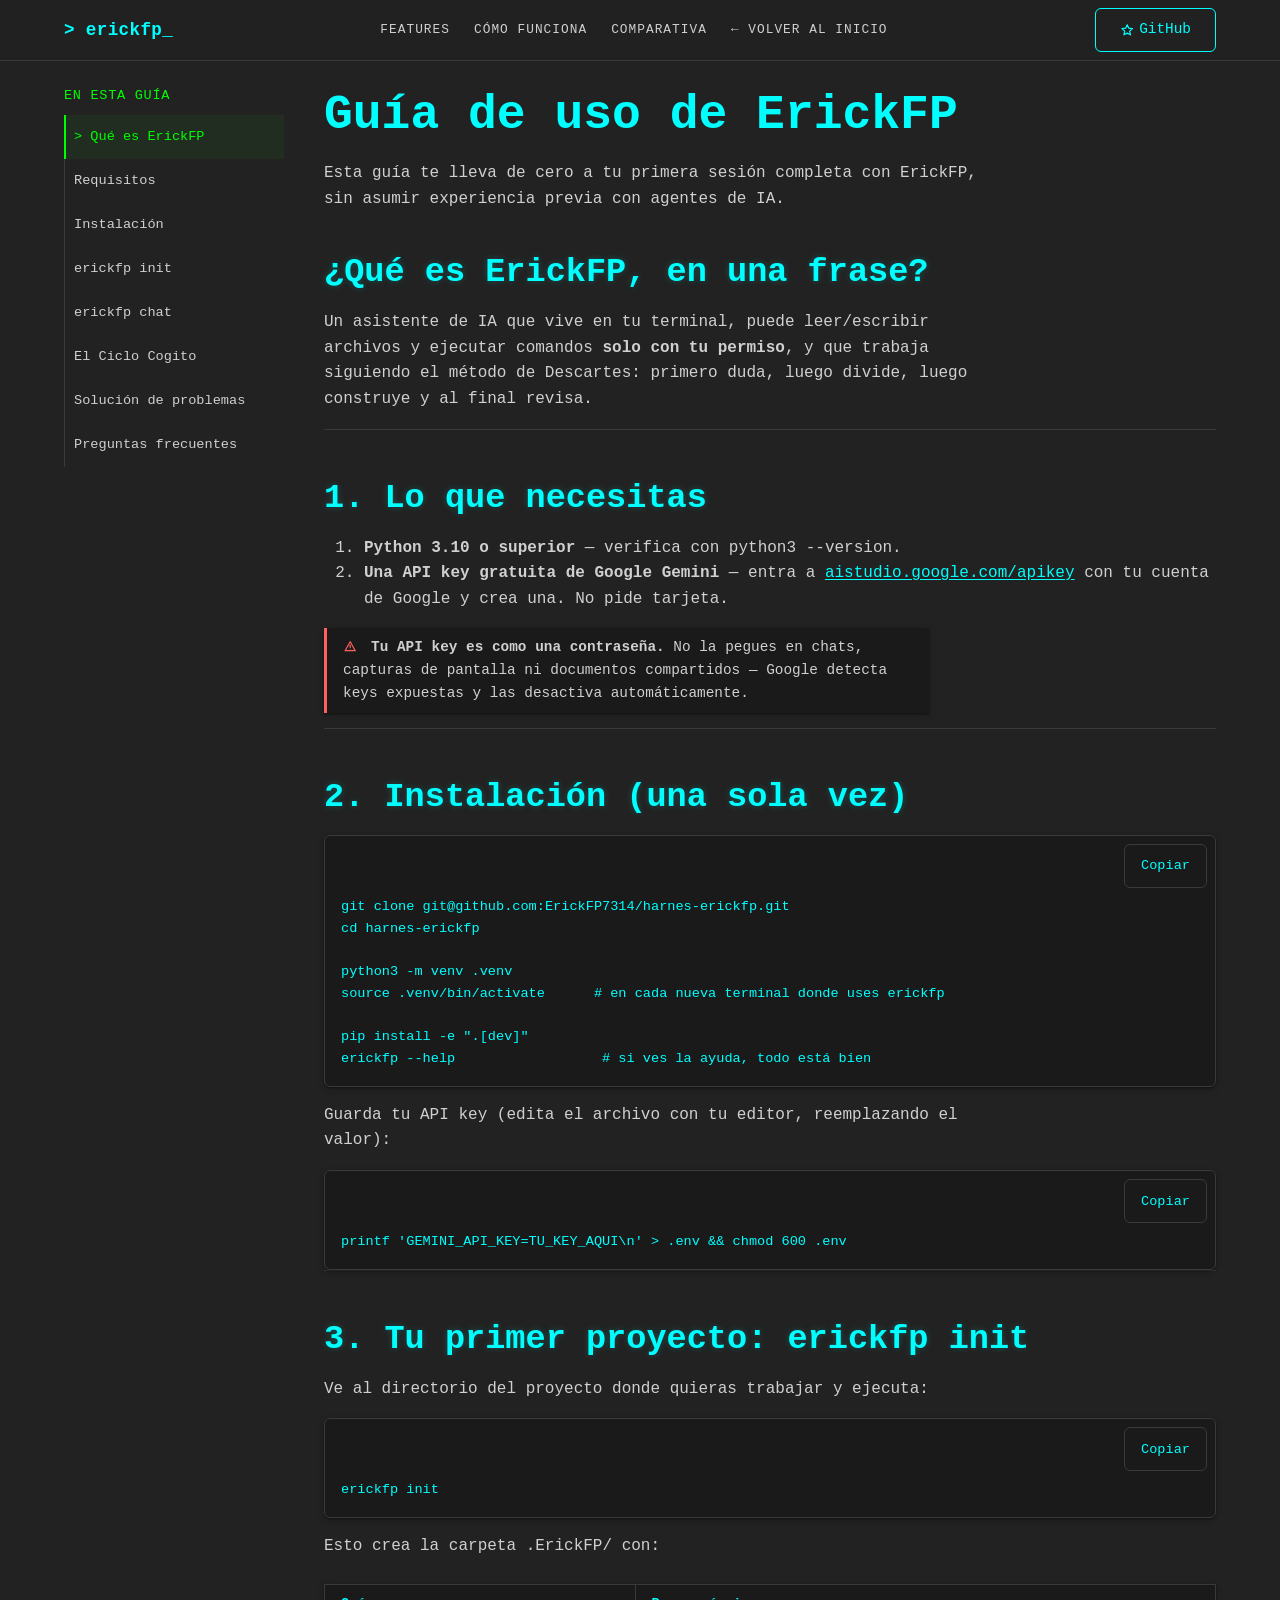
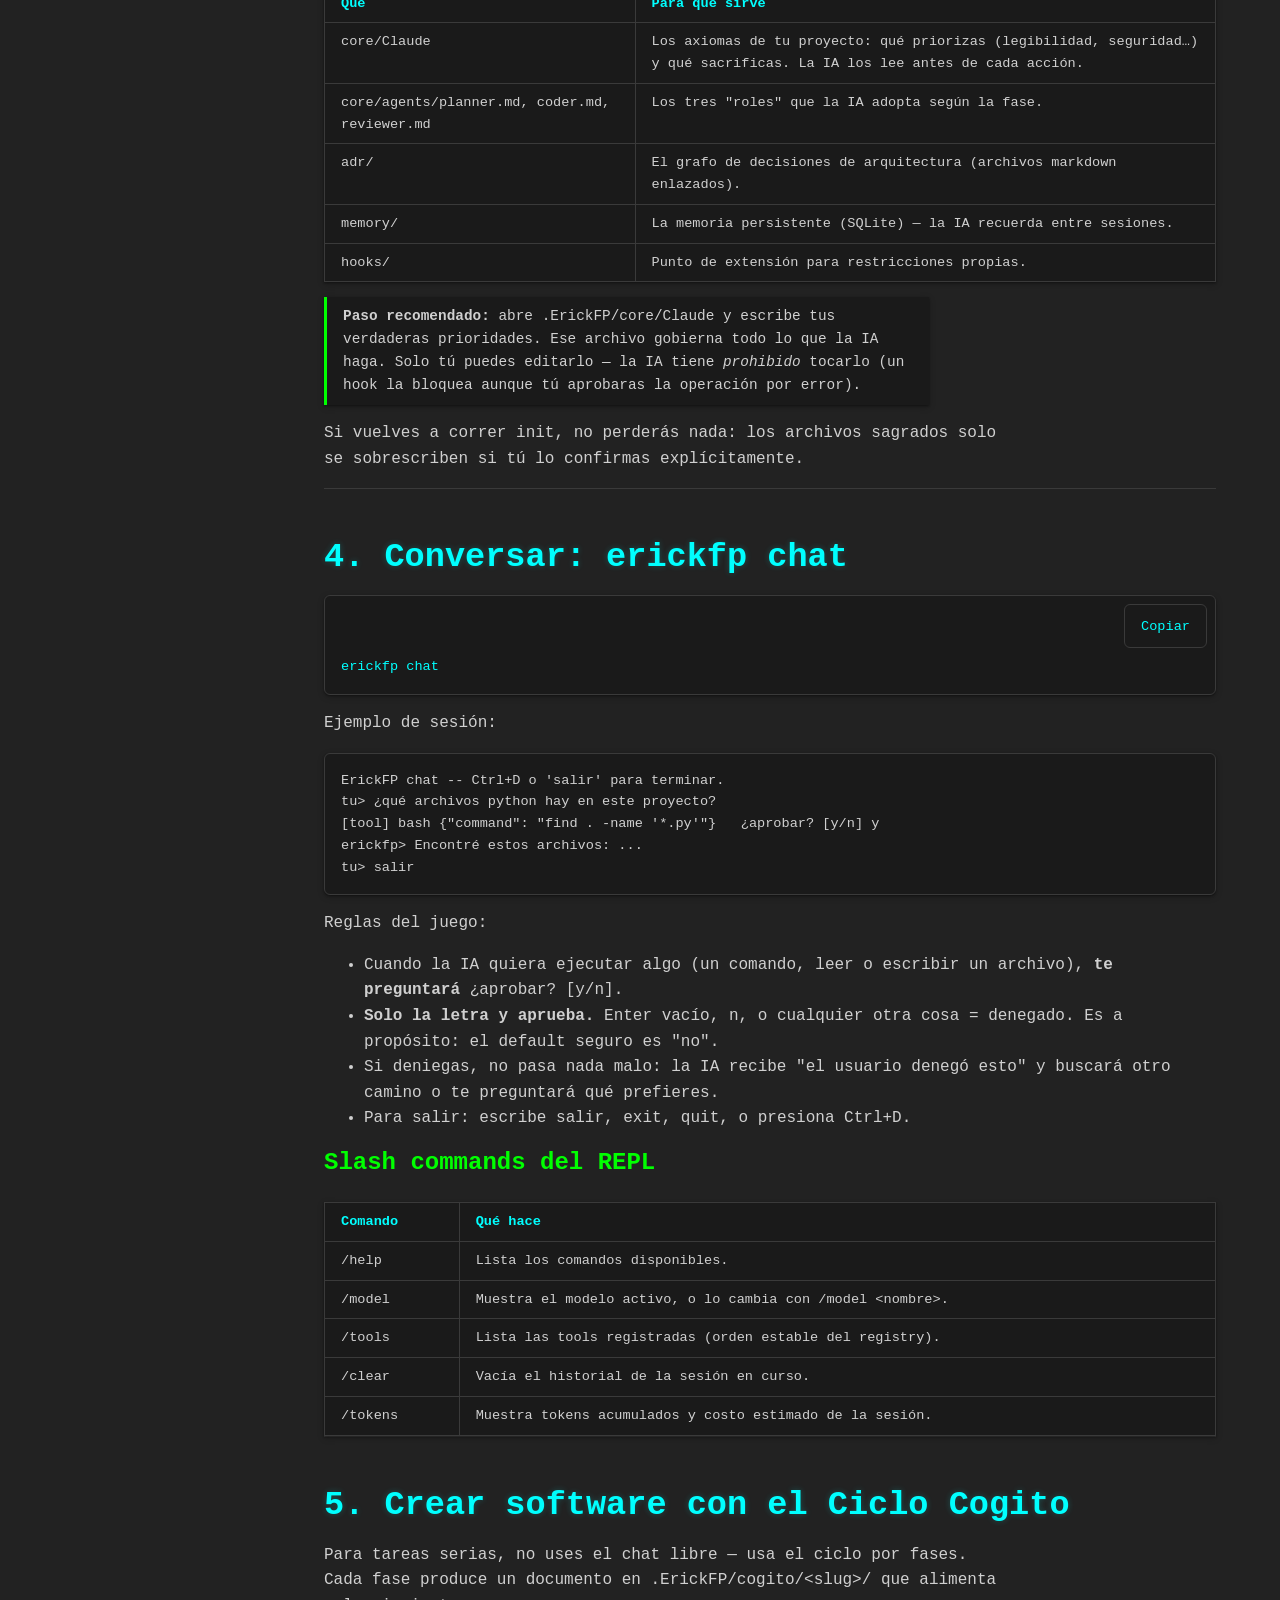
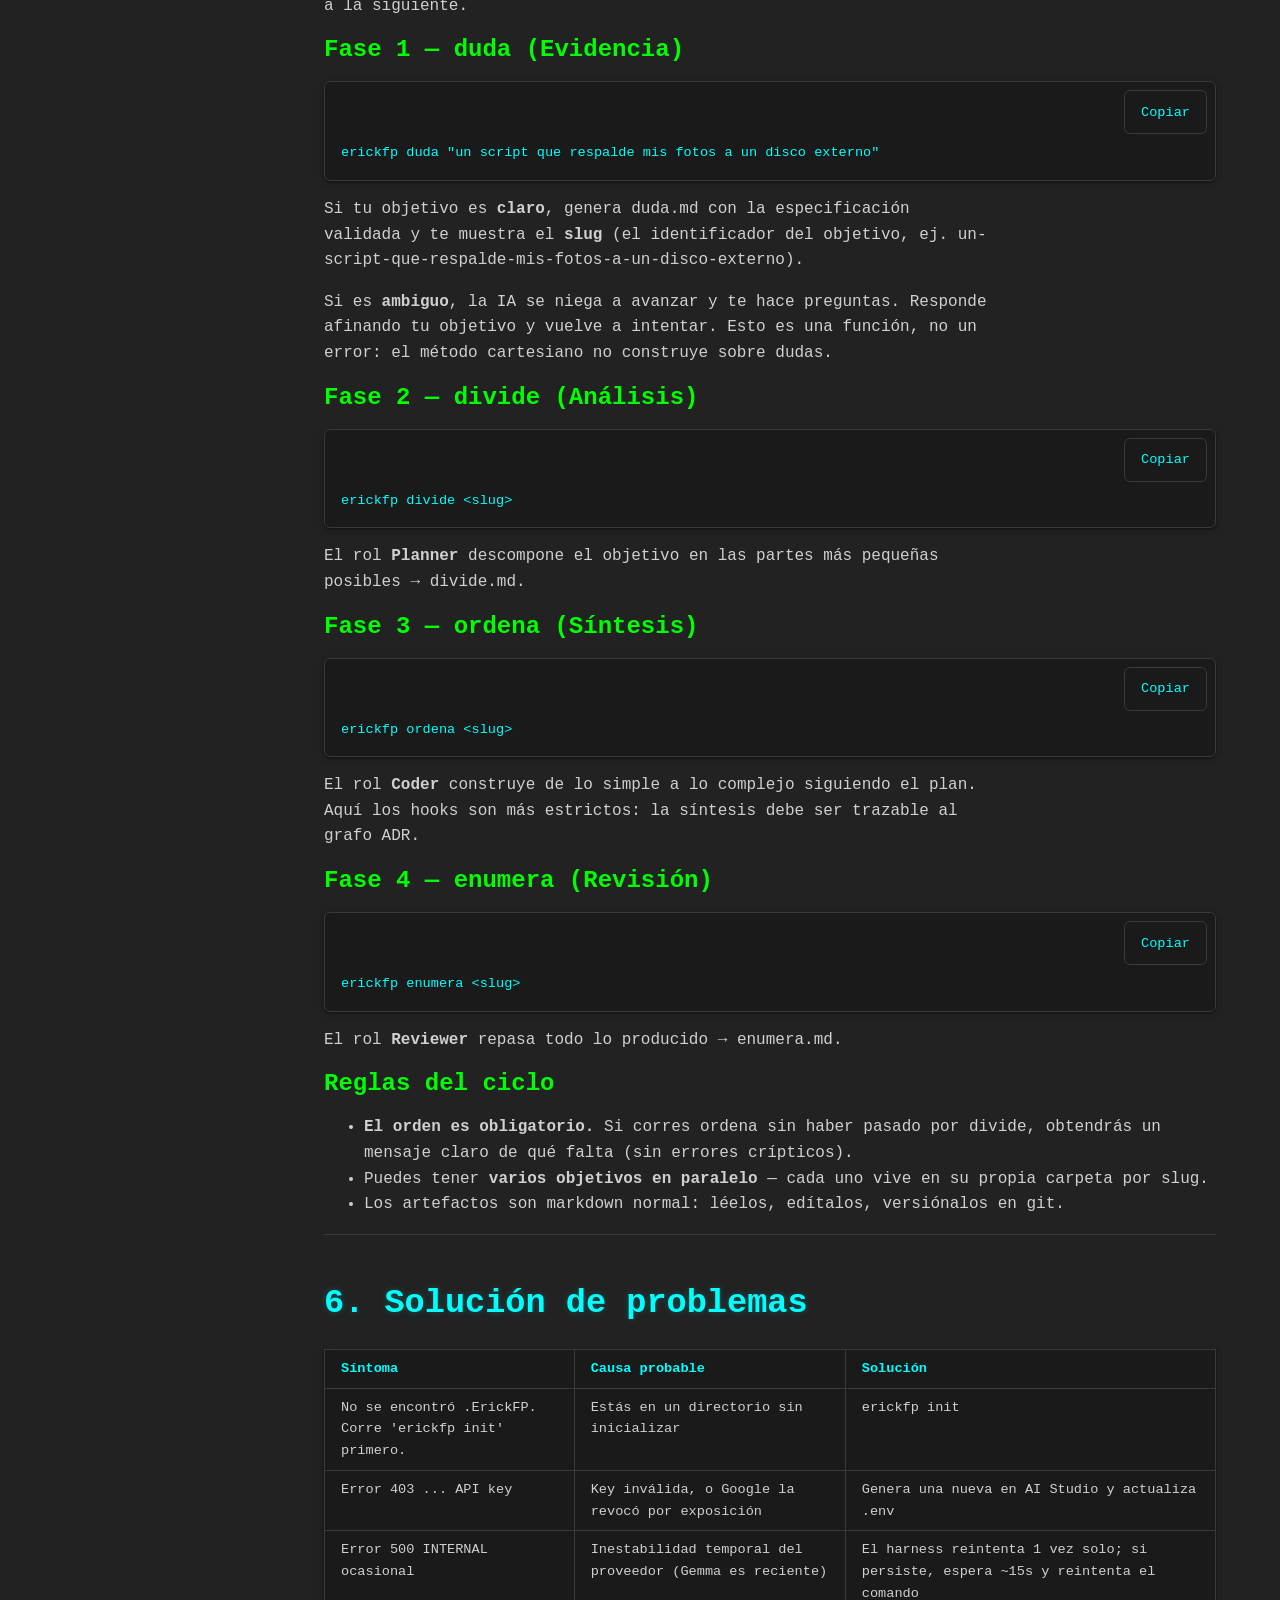
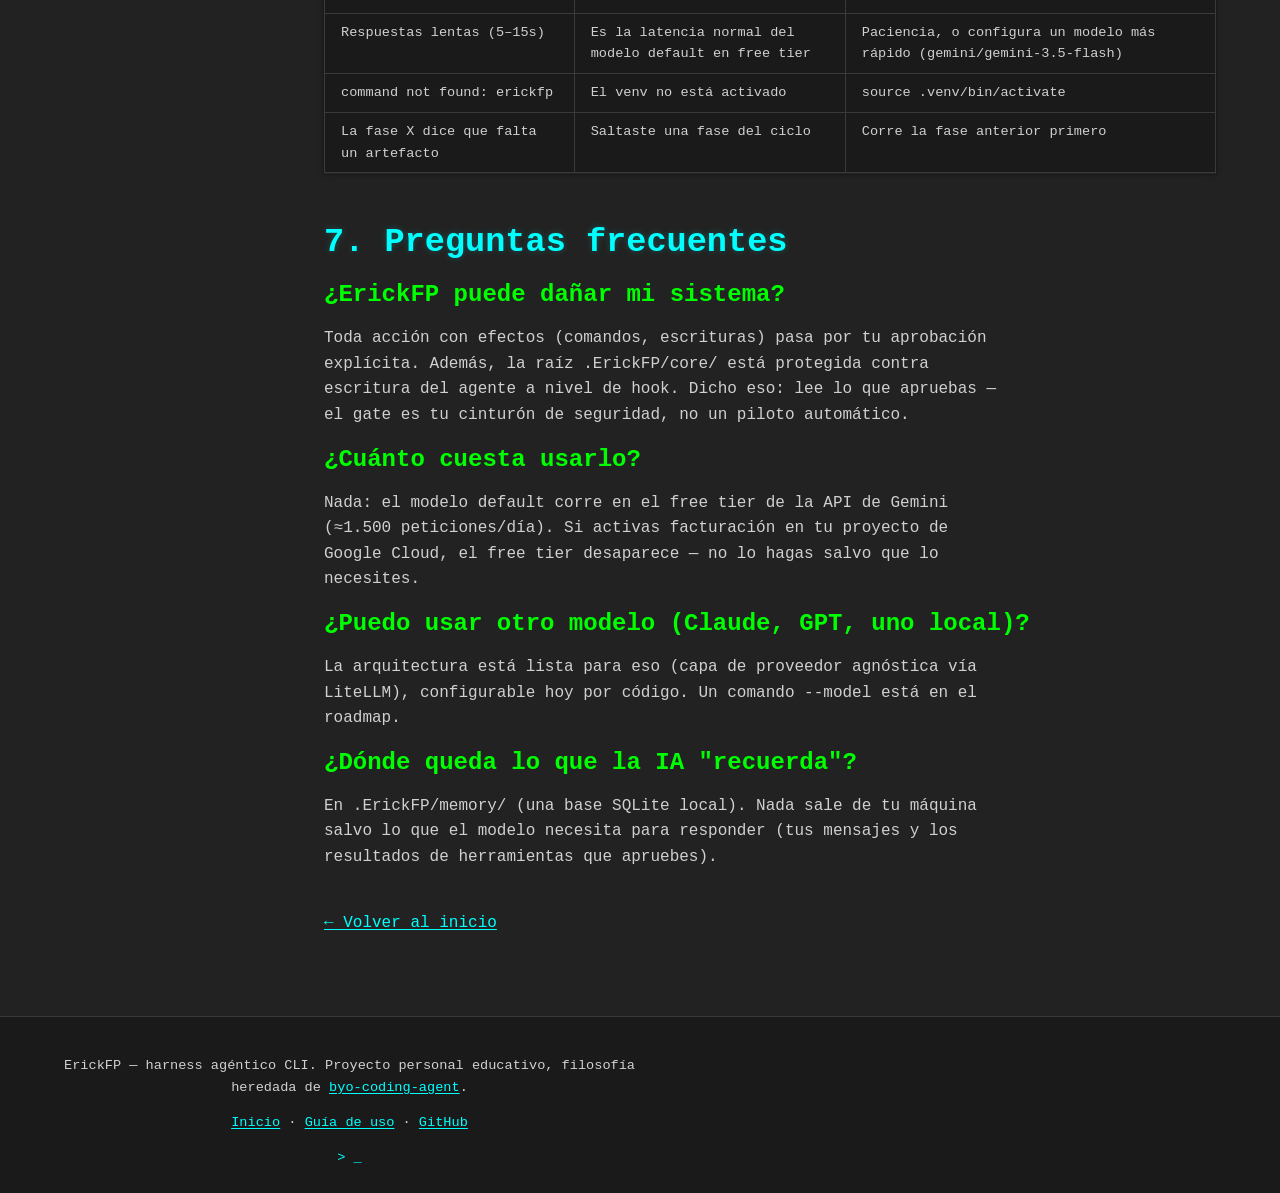
<file: WebPage/guia.html>
<!doctype html>
<html lang="es">
<head>
<meta charset="UTF-8">
<meta name="viewport" content="width=device-width, initial-scale=1">
<title>Guía de uso — ErickFP</title>
<meta name="description" content="Guía de uso de ErickFP: qué es, requisitos, instalación, erickfp init, erickfp chat y el Ciclo Cogito completo (duda, divide, ordena, enumera).">
<meta property="og:type" content="website">
<meta property="og:title" content="Guía de uso — ErickFP">
<meta property="og:description" content="De cero a tu primera sesión completa con ErickFP: requisitos, instalación, erickfp init, erickfp chat y el Ciclo Cogito (duda, divide, ordena, enumera).">
<meta property="og:url" content="https://erickfp7314.github.io/harnes-erickfp/guia.html">
<meta property="og:image" content="https://erickfp7314.github.io/harnes-erickfp/assets/img/og-image.png">
<meta property="og:image:width" content="1200">
<meta property="og:image:height" content="630">
<meta name="twitter:card" content="summary_large_image">
<meta name="twitter:title" content="Guía de uso — ErickFP">
<meta name="twitter:description" content="De cero a tu primera sesión completa con ErickFP: requisitos, instalación, erickfp init, erickfp chat y el Ciclo Cogito (duda, divide, ordena, enumera).">
<meta name="twitter:image" content="https://erickfp7314.github.io/harnes-erickfp/assets/img/og-image.png">
<link rel="icon" href="assets/img/favicon.svg" type="image/svg+xml">
<link rel="stylesheet" href="assets/css/theme.css">
<link rel="stylesheet" href="assets/css/guia.css">
</head>
<body>
<svg aria-hidden="true" focusable="false" style="position:absolute;width:0;height:0;overflow:hidden">
  <defs>
    <symbol id="icon-menu" viewBox="0 0 24 24" fill="none" stroke="currentColor" stroke-width="2" stroke-linecap="round" stroke-linejoin="round">
      <path d="M3 6h18M3 12h18M3 18h18"/>
    </symbol>
    <symbol id="icon-star" viewBox="0 0 24 24" fill="none" stroke="currentColor" stroke-width="2" stroke-linecap="round" stroke-linejoin="round">
      <path d="M12 3l2.6 5.7 6.2.6-4.7 4.2 1.4 6.2L12 16.9l-5.5 2.8 1.4-6.2-4.7-4.2 6.2-.6z"/>
    </symbol>
    <symbol id="icon-alert" viewBox="0 0 24 24" fill="none" stroke="currentColor" stroke-width="2" stroke-linecap="round" stroke-linejoin="round">
      <path d="M12 4.5l8.5 15h-17z"/>
      <line x1="12" y1="10.5" x2="12" y2="14"/>
      <circle cx="12" cy="16.8" r="0.75" fill="currentColor" stroke="none"/>
    </symbol>
  </defs>
</svg>

<a class="skip-link" href="#main">Saltar al contenido</a>

<header class="site-header">
  <nav class="nav container" aria-label="Navegación principal">
    <a href="index.html" class="logo"><span aria-hidden="true">&gt; </span>erickfp<span class="cursor-caret">_</span></a>
    <button class="nav-toggle" id="nav-toggle" aria-expanded="false" aria-controls="nav-links" aria-label="Abrir menú">
      <svg class="icon" aria-hidden="true" focusable="false"><use href="#icon-menu"/></svg>
    </button>
    <ul class="nav-links" id="nav-links">
      <li><a href="index.html#features">Features</a></li>
      <li><a href="index.html#ciclo">Cómo funciona</a></li>
      <li><a href="index.html#comparativa">Comparativa</a></li>
      <li><a href="index.html">← Volver al inicio</a></li>
    </ul>
    <a class="btn btn-github" href="https://github.com/ErickFP7314/harnes-erickfp" target="_blank" rel="noopener noreferrer">
      <svg class="icon icon-inline" aria-hidden="true" focusable="false"><use href="#icon-star"/></svg> GitHub
    </a>
  </nav>
</header>

<div class="guia-layout container">
  <aside class="guia-sidebar" aria-label="Secciones de la guía">
    <nav>
      <p class="sidebar-title">En esta guía</p>
      <ul>
        <li><a href="#que-es" data-nav>Qué es ErickFP</a></li>
        <li><a href="#requisitos" data-nav>Requisitos</a></li>
        <li><a href="#instalacion" data-nav>Instalación</a></li>
        <li><a href="#init" data-nav>erickfp init</a></li>
        <li><a href="#chat" data-nav>erickfp chat</a></li>
        <li><a href="#ciclo" data-nav>El Ciclo Cogito</a></li>
        <li><a href="#troubleshooting" data-nav>Solución de problemas</a></li>
        <li><a href="#faq" data-nav>Preguntas frecuentes</a></li>
      </ul>
    </nav>
  </aside>

  <main id="main" class="guia-content">
    <h1>Guía de uso de ErickFP</h1>
    <p>
      Esta guía te lleva de cero a tu primera sesión completa con ErickFP, sin asumir experiencia previa con
      agentes de IA.
    </p>

    <section id="que-es">
      <h2>¿Qué es ErickFP, en una frase?</h2>
      <p>
        Un asistente de IA que vive en tu terminal, puede leer/escribir archivos y ejecutar comandos
        <strong>solo con tu permiso</strong>, y que trabaja siguiendo el método de Descartes: primero duda,
        luego divide, luego construye y al final revisa.
      </p>
    </section>

    <section id="requisitos">
      <h2>1. Lo que necesitas</h2>
      <ol>
        <li><strong>Python 3.10 o superior</strong> — verifica con <code>python3 --version</code>.</li>
        <li>
          <strong>Una API key gratuita de Google Gemini</strong> — entra a
          <a href="https://aistudio.google.com/apikey" target="_blank" rel="noopener noreferrer">aistudio.google.com/apikey</a>
          con tu cuenta de Google y crea una. No pide tarjeta.
        </li>
      </ol>
      <p class="callout callout-warning">
        <svg class="icon icon-danger icon-inline" aria-hidden="true" focusable="false"><use href="#icon-alert"/></svg> <strong>Tu API key es como una contraseña.</strong> No la pegues en chats, capturas de pantalla ni
        documentos compartidos — Google detecta keys expuestas y las desactiva automáticamente.
      </p>
    </section>

    <section id="instalacion">
      <h2>2. Instalación (una sola vez)</h2>
      <div class="snippet">
        <pre><code>git clone git@github.com:ErickFP7314/harnes-erickfp.git
cd harnes-erickfp

python3 -m venv .venv
source .venv/bin/activate      # en cada nueva terminal donde uses erickfp

pip install -e ".[dev]"
erickfp --help                  # si ves la ayuda, todo está bien</code></pre>
        <button class="copy-btn" aria-label="Copiar comando de instalación completo" data-copy="git clone git@github.com:ErickFP7314/harnes-erickfp.git&#10;cd harnes-erickfp&#10;&#10;python3 -m venv .venv&#10;source .venv/bin/activate&#10;&#10;pip install -e &quot;.[dev]&quot;&#10;erickfp --help">Copiar</button>
      </div>
      <p>Guarda tu API key (edita el archivo con tu editor, reemplazando el valor):</p>
      <div class="snippet">
        <pre><code>printf 'GEMINI_API_KEY=TU_KEY_AQUI\n' &gt; .env &amp;&amp; chmod 600 .env</code></pre>
        <button class="copy-btn" aria-label="Copiar comando para guardar la API key" data-copy="printf 'GEMINI_API_KEY=TU_KEY_AQUI\n' > .env && chmod 600 .env">Copiar</button>
      </div>
    </section>

    <section id="init">
      <h2>3. Tu primer proyecto: <code>erickfp init</code></h2>
      <p>Ve al directorio del proyecto donde quieras trabajar y ejecuta:</p>
      <div class="snippet">
        <pre><code>erickfp init</code></pre>
        <button class="copy-btn" aria-label="Copiar comando erickfp init" data-copy="erickfp init">Copiar</button>
      </div>
      <p>Esto crea la carpeta <code>.ErickFP/</code> con:</p>
      <div class="table-wrapper">
        <table>
          <thead>
            <tr><th scope="col">Qué</th><th scope="col">Para qué sirve</th></tr>
          </thead>
          <tbody>
            <tr>
              <td><code>core/Claude</code></td>
              <td>Los axiomas de tu proyecto: qué priorizas (legibilidad, seguridad…) y qué sacrificas. La IA los lee antes de cada acción.</td>
            </tr>
            <tr>
              <td><code>core/agents/planner.md</code>, <code>coder.md</code>, <code>reviewer.md</code></td>
              <td>Los tres "roles" que la IA adopta según la fase.</td>
            </tr>
            <tr>
              <td><code>adr/</code></td>
              <td>El grafo de decisiones de arquitectura (archivos markdown enlazados).</td>
            </tr>
            <tr>
              <td><code>memory/</code></td>
              <td>La memoria persistente (SQLite) — la IA recuerda entre sesiones.</td>
            </tr>
            <tr>
              <td><code>hooks/</code></td>
              <td>Punto de extensión para restricciones propias.</td>
            </tr>
          </tbody>
        </table>
      </div>
      <p class="callout">
        <strong>Paso recomendado:</strong> abre <code>.ErickFP/core/Claude</code> y escribe tus verdaderas
        prioridades. Ese archivo gobierna todo lo que la IA haga. Solo tú puedes editarlo — la IA tiene
        <em>prohibido</em> tocarlo (un hook la bloquea aunque tú aprobaras la operación por error).
      </p>
      <p>Si vuelves a correr <code>init</code>, no perderás nada: los archivos sagrados solo se sobrescriben si tú lo confirmas explícitamente.</p>
    </section>

    <section id="chat">
      <h2>4. Conversar: <code>erickfp chat</code></h2>
      <div class="snippet">
        <pre><code>erickfp chat</code></pre>
        <button class="copy-btn" aria-label="Copiar comando erickfp chat" data-copy="erickfp chat">Copiar</button>
      </div>
      <p>Ejemplo de sesión:</p>
      <pre class="transcript">ErickFP chat -- Ctrl+D o 'salir' para terminar.
tu&gt; ¿qué archivos python hay en este proyecto?
[tool] bash {"command": "find . -name '*.py'"}   ¿aprobar? [y/n] y
erickfp&gt; Encontré estos archivos: ...
tu&gt; salir</pre>
      <p>Reglas del juego:</p>
      <ul>
        <li>Cuando la IA quiera ejecutar algo (un comando, leer o escribir un archivo), <strong>te preguntará</strong> <code>¿aprobar? [y/n]</code>.</li>
        <li><strong>Solo la letra <code>y</code> aprueba.</strong> Enter vacío, <code>n</code>, o cualquier otra cosa = denegado. Es a propósito: el default seguro es "no".</li>
        <li>Si deniegas, no pasa nada malo: la IA recibe "el usuario denegó esto" y buscará otro camino o te preguntará qué prefieres.</li>
        <li>Para salir: escribe <code>salir</code>, <code>exit</code>, <code>quit</code>, o presiona <code>Ctrl+D</code>.</li>
      </ul>

      <h3>Slash commands del REPL</h3>
      <div class="table-wrapper">
        <table>
          <thead>
            <tr><th scope="col">Comando</th><th scope="col">Qué hace</th></tr>
          </thead>
          <tbody>
            <tr><td><code>/help</code></td><td>Lista los comandos disponibles.</td></tr>
            <tr><td><code>/model</code></td><td>Muestra el modelo activo, o lo cambia con <code>/model &lt;nombre&gt;</code>.</td></tr>
            <tr><td><code>/tools</code></td><td>Lista las tools registradas (orden estable del registry).</td></tr>
            <tr><td><code>/clear</code></td><td>Vacía el historial de la sesión en curso.</td></tr>
            <tr><td><code>/tokens</code></td><td>Muestra tokens acumulados y costo estimado de la sesión.</td></tr>
          </tbody>
        </table>
      </div>
    </section>

    <section id="ciclo">
      <h2>5. Crear software con el Ciclo Cogito</h2>
      <p>
        Para tareas serias, no uses el chat libre — usa el ciclo por fases. Cada fase produce un documento en
        <code>.ErickFP/cogito/&lt;slug&gt;/</code> que alimenta a la siguiente.
      </p>

      <h3>Fase 1 — <code>duda</code> (Evidencia)</h3>
      <div class="snippet">
        <pre><code>erickfp duda "un script que respalde mis fotos a un disco externo"</code></pre>
        <button class="copy-btn" aria-label="Copiar comando de ejemplo de erickfp duda" data-copy='erickfp duda "un script que respalde mis fotos a un disco externo"'>Copiar</button>
      </div>
      <p>
        Si tu objetivo es <strong>claro</strong>, genera <code>duda.md</code> con la especificación validada y
        te muestra el <strong>slug</strong> (el identificador del objetivo, ej.
        <code>un-script-que-respalde-mis-fotos-a-un-disco-externo</code>).
      </p>
      <p>
        Si es <strong>ambiguo</strong>, la IA se niega a avanzar y te hace preguntas. Responde afinando tu
        objetivo y vuelve a intentar. Esto es una función, no un error: el método cartesiano no construye sobre
        dudas.
      </p>

      <h3>Fase 2 — <code>divide</code> (Análisis)</h3>
      <div class="snippet">
        <pre><code>erickfp divide &lt;slug&gt;</code></pre>
        <button class="copy-btn" aria-label="Copiar comando erickfp divide" data-copy="erickfp divide <slug>">Copiar</button>
      </div>
      <p>El rol <strong>Planner</strong> descompone el objetivo en las partes más pequeñas posibles → <code>divide.md</code>.</p>

      <h3>Fase 3 — <code>ordena</code> (Síntesis)</h3>
      <div class="snippet">
        <pre><code>erickfp ordena &lt;slug&gt;</code></pre>
        <button class="copy-btn" aria-label="Copiar comando erickfp ordena" data-copy="erickfp ordena <slug>">Copiar</button>
      </div>
      <p>El rol <strong>Coder</strong> construye de lo simple a lo complejo siguiendo el plan. Aquí los hooks son más estrictos: la síntesis debe ser trazable al grafo ADR.</p>

      <h3>Fase 4 — <code>enumera</code> (Revisión)</h3>
      <div class="snippet">
        <pre><code>erickfp enumera &lt;slug&gt;</code></pre>
        <button class="copy-btn" aria-label="Copiar comando erickfp enumera" data-copy="erickfp enumera <slug>">Copiar</button>
      </div>
      <p>El rol <strong>Reviewer</strong> repasa todo lo producido → <code>enumera.md</code>.</p>

      <h3>Reglas del ciclo</h3>
      <ul>
        <li><strong>El orden es obligatorio.</strong> Si corres <code>ordena</code> sin haber pasado por <code>divide</code>, obtendrás un mensaje claro de qué falta (sin errores crípticos).</li>
        <li>Puedes tener <strong>varios objetivos en paralelo</strong> — cada uno vive en su propia carpeta por slug.</li>
        <li>Los artefactos son markdown normal: léelos, edítalos, versiónalos en git.</li>
      </ul>
    </section>

    <section id="troubleshooting">
      <h2>6. Solución de problemas</h2>
      <div class="table-wrapper">
        <table>
          <thead>
            <tr><th scope="col">Síntoma</th><th scope="col">Causa probable</th><th scope="col">Solución</th></tr>
          </thead>
          <tbody>
            <tr>
              <td><code>No se encontró .ErickFP. Corre 'erickfp init' primero.</code></td>
              <td>Estás en un directorio sin inicializar</td>
              <td><code>erickfp init</code></td>
            </tr>
            <tr>
              <td>Error <code>403 ... API key</code></td>
              <td>Key inválida, o Google la revocó por exposición</td>
              <td>Genera una nueva en AI Studio y actualiza <code>.env</code></td>
            </tr>
            <tr>
              <td>Error <code>500 INTERNAL</code> ocasional</td>
              <td>Inestabilidad temporal del proveedor (Gemma es reciente)</td>
              <td>El harness reintenta 1 vez solo; si persiste, espera ~15s y reintenta el comando</td>
            </tr>
            <tr>
              <td>Respuestas lentas (5–15s)</td>
              <td>Es la latencia normal del modelo default en free tier</td>
              <td>Paciencia, o configura un modelo más rápido (<code>gemini/gemini-3.5-flash</code>)</td>
            </tr>
            <tr>
              <td><code>command not found: erickfp</code></td>
              <td>El venv no está activado</td>
              <td><code>source .venv/bin/activate</code></td>
            </tr>
            <tr>
              <td>La fase X dice que falta un artefacto</td>
              <td>Saltaste una fase del ciclo</td>
              <td>Corre la fase anterior primero</td>
            </tr>
          </tbody>
        </table>
      </div>
    </section>

    <section id="faq">
      <h2>7. Preguntas frecuentes</h2>
      <h3>¿ErickFP puede dañar mi sistema?</h3>
      <p>
        Toda acción con efectos (comandos, escrituras) pasa por tu aprobación explícita. Además, la raíz
        <code>.ErickFP/core/</code> está protegida contra escritura del agente a nivel de hook. Dicho eso: lee
        lo que apruebas — el gate es tu cinturón de seguridad, no un piloto automático.
      </p>
      <h3>¿Cuánto cuesta usarlo?</h3>
      <p>
        Nada: el modelo default corre en el free tier de la API de Gemini (≈1.500 peticiones/día). Si activas
        facturación en tu proyecto de Google Cloud, el free tier desaparece — no lo hagas salvo que lo
        necesites.
      </p>
      <h3>¿Puedo usar otro modelo (Claude, GPT, uno local)?</h3>
      <p>
        La arquitectura está lista para eso (capa de proveedor agnóstica vía LiteLLM), configurable hoy por
        código. Un comando <code>--model</code> está en el roadmap.
      </p>
      <h3>¿Dónde queda lo que la IA "recuerda"?</h3>
      <p>
        En <code>.ErickFP/memory/</code> (una base SQLite local). Nada sale de tu máquina salvo lo que el
        modelo necesita para responder (tus mensajes y los resultados de herramientas que apruebes).
      </p>
    </section>

    <p class="back-home"><a href="index.html">← Volver al inicio</a></p>
  </main>
</div>

<footer class="site-footer">
  <div class="container footer-inner">
    <p>ErickFP — harness agéntico CLI. Proyecto personal educativo, filosofía heredada de
      <a href="https://github.com/betta-tech/byo-coding-agent" target="_blank" rel="noopener noreferrer">byo-coding-agent</a>.
    </p>
    <p class="footer-links">
      <a href="index.html">Inicio</a> ·
      <a href="guia.html">Guía de uso</a> ·
      <a href="https://github.com/ErickFP7314/harnes-erickfp" target="_blank" rel="noopener noreferrer">GitHub</a>
    </p>
    <p class="footer-prompt" aria-hidden="true">&gt; <span class="cursor-caret">_</span></p>
  </div>
</footer>

<script src="assets/js/main.js"></script>
</body>
</html>
</file>
<file: WebPage/assets/css/theme.css>
/*
 * theme.css -- tokens de tema compartidos por todo WebPage/.
 * Fuente de verdad: src/erickfp/ui/theme.py (CYAN #00FFFF, GREEN #00FF00,
 * BG #222222) + rampas observadas en src/erickfp/ui/_portada_asset.py.
 * Spec: web-theme-terminal (paleta exacta, tipografia monospace, neon solo
 * en acentos, responsive, accesibilidad basica).
 *
 * Regla de integracion (design D6): cualquier CSS que entre despues (Stitch/
 * Magic/ui-ux-pro-max) DEBE normalizarse contra estos tokens -- ningun color
 * de acento ad-hoc fuera de esta paleta.
 */

:root {
  /* --- Paleta primaria (theme.py) --- */
  --color-cyan: #00ffff;
  --color-green: #00ff00;
  --color-bg: #222222;
  --color-white: #ffffff;

  /* --- Rampa cyan (claro -> oscuro relativo al primario) --- */
  --cyan-100: #b3ffff;
  --cyan-200: #99ffff;
  --cyan-300: #80ffff;
  --cyan-400: #66ffff;
  --cyan-500: #4dffff;
  --cyan-600: #33ffff;
  --cyan-700: #1affff;
  --cyan-800: #00e6e6;

  /* --- Rampa verde --- */
  --green-100: #99ff99;
  --green-200: #80ff80;
  --green-300: #66ff66;
  --green-400: #4dff4d;
  --green-800: #00e600;

  /* --- Superficies y texto --- */
  --bg-base: var(--color-bg);
  --bg-elevated: #2a2a2a;
  --bg-inset: #1a1a1a;
  --text-base: #d0d0d0;
  --text-muted: #8f8f8f;
  --border-subtle: #3a3a3a;

  /* --- Acentos semanticos (siempre desde la paleta) --- */
  --accent-primary: var(--color-cyan);
  --accent-secondary: var(--color-green);
  --accent-danger: #ff5f5f;

  /*
   * --- Tipografia: monospace con fallbacks del sistema (C3: decision de
   * font-stack diferida del design -- CERO CDNs/@import de Google Fonts a
   * proposito, el sitio debe funcionar abriendo el .html con file:// sin
   * red. Si "JetBrains Mono" no esta instalada localmente, cae en el
   * siguiente monospace del sistema sin romper la estetica. ---
   */
  --font-mono:
    "JetBrains Mono", ui-monospace, "Cascadia Code", "Fira Code", Menlo,
    Consolas, monospace;

  /* --- Espaciado y layout --- */
  --space-1: 0.25rem;
  --space-2: 0.5rem;
  --space-3: 1rem;
  --space-4: 1.5rem;
  --space-5: 2.5rem;
  --space-6: 4rem;
  --max-width: 1200px;
  --radius: 6px;

  /* --- Escala de z-index (C3: unica fuente, nada ad-hoc por encima) ---
   * 50 = nav sticky. 100 = skip-link, intencionalmente por encima del nav
   * porque debe cubrirlo al recibir foco (accesibilidad de teclado). */
  --z-nav: 50;
  --z-skip-link: 100;

  /* --- Sombras/glow neon (C3: solo hover, headings hero y elementos
   * pequenos -- nunca en parrafos largos, spec web-theme-terminal). --- */
  --glow-cyan: 0 0 10px rgba(0, 255, 255, 0.45);
  --glow-green: 0 0 10px rgba(0, 255, 0, 0.4);
  --glow-cyan-soft: 0 0 6px rgba(0, 255, 255, 0.22);

  /* --- Sombras en capas (profundidad sutil, D-visual): resting/hover para
   * cards y paneles. Nunca sustituyen al borde -- se combinan con
   * border-color/glow existentes, nunca con width/height/padding. --- */
  --shadow-sm: 0 1px 2px rgba(0, 0, 0, 0.35), 0 2px 6px rgba(0, 0, 0, 0.25);
  --shadow-md: 0 6px 18px rgba(0, 0, 0, 0.4);
}

*,
*::before,
*::after {
  box-sizing: border-box;
}

html {
  scroll-behavior: smooth;
  -webkit-text-size-adjust: 100%;
}

@media (prefers-reduced-motion: reduce) {
  html {
    scroll-behavior: auto;
  }
  *,
  *::before,
  *::after {
    animation-duration: 0.01ms !important;
    animation-iteration-count: 1 !important;
    transition-duration: 0.01ms !important;
    scroll-behavior: auto !important;
  }
}

body {
  margin: 0;
  background-color: var(--bg-base);
  color: var(--text-base);
  font-family: var(--font-mono);
  font-size: 16px;
  line-height: 1.6;
  overflow-x: hidden;
}

h1,
h2,
h3,
h4 {
  font-family: var(--font-mono);
  color: var(--accent-primary);
  line-height: 1.25;
  margin: 0 0 var(--space-3);
}

h1 {
  font-size: clamp(1.75rem, 4vw, 3rem);
}

h2 {
  font-size: clamp(1.4rem, 3vw, 2.1rem);
  text-shadow: var(--glow-cyan-soft);
}

h3 {
  font-size: clamp(1.1rem, 2vw, 1.5rem);
  color: var(--accent-secondary);
}

p {
  color: var(--text-base);
  max-width: 70ch;
}

a {
  color: var(--accent-primary);
  text-decoration: underline;
  text-underline-offset: 2px;
}

a:hover {
  color: var(--cyan-200);
}

code,
pre,
kbd,
samp {
  font-family: var(--font-mono);
}

button {
  font-family: var(--font-mono);
  cursor: pointer;
}

/* Foco visible en todo elemento interactivo (accesibilidad, web-theme-terminal) */
a:focus-visible,
button:focus-visible,
input:focus-visible,
[tabindex]:focus-visible {
  outline: 2px solid var(--accent-secondary);
  outline-offset: 2px;
}

.container {
  max-width: var(--max-width);
  margin: 0 auto;
  padding: 0 var(--space-4);
}

.visually-hidden {
  position: absolute;
  width: 1px;
  height: 1px;
  padding: 0;
  margin: -1px;
  overflow: hidden;
  clip: rect(0, 0, 0, 0);
  white-space: nowrap;
  border: 0;
}

.skip-link {
  position: absolute;
  left: -999px;
  top: 0;
  background: var(--bg-inset);
  color: var(--accent-secondary);
  padding: var(--space-2) var(--space-3);
  z-index: var(--z-skip-link);
  border: 1px solid var(--accent-secondary);
}

.skip-link:focus {
  left: var(--space-2);
  top: var(--space-2);
}

/* ---------- Iconos SVG inline (sprite via <use>, D6: reemplaza emojis) ---
 * Todos los iconos usan stroke="currentColor" -- heredan el color del
 * elemento contenedor, cero paleta nueva. Tamano relativo a la fuente. */
.icon {
  width: 1em;
  height: 1em;
  display: inline-block;
  vertical-align: -0.15em;
  flex-shrink: 0;
}

.icon-danger {
  color: var(--accent-danger);
}

/* Separacion del icono cuando precede a texto visible en linea (el
 * whitespace del markup no basta: el glyph del icono llega casi al borde
 * de su viewBox de 24x24). No se usa en iconos solos (nav-toggle) para no
 * descentrarlos. */
.icon-inline {
  margin-right: 0.35em;
}

/* --- Botones de copiado reutilizados en landing y guia --- */
.copy-btn {
  display: inline-flex;
  align-items: center;
  justify-content: center;
  min-height: 44px;
  min-width: 44px;
  background: var(--bg-inset);
  border: 1px solid var(--border-subtle);
  color: var(--accent-primary);
  border-radius: var(--radius);
  padding: var(--space-2) var(--space-3);
  font-size: 0.85rem;
  cursor: pointer;
  transition: border-color 0.2s ease, color 0.2s ease, box-shadow 0.2s ease;
}

.copy-btn:hover,
.copy-btn:focus-visible {
  border-color: var(--accent-primary);
  box-shadow: var(--glow-cyan);
}

.copy-btn[data-copied="true"] {
  color: var(--accent-secondary);
  border-color: var(--accent-secondary);
  box-shadow: var(--glow-green);
}

/* --- Reveal-on-scroll (main.js agrega/observa .reveal / .visible) --- */
.reveal {
  opacity: 0;
  transform: translateY(12px);
  transition: opacity 0.5s ease, transform 0.5s ease;
}

.reveal.visible {
  opacity: 1;
  transform: translateY(0);
}

@media (prefers-reduced-motion: reduce) {
  .reveal {
    opacity: 1;
    transform: none;
    transition: none;
  }
}

/* =====================================================================
 * Componentes compartidos entre index.html y guia.html: nav sticky,
 * botones, snippets copiables, tablas base, callouts. landing.css/
 * guia.css solo agregan layout especifico de cada pagina (D1).
 * ===================================================================== */

/* ---------- Nav sticky ---------- */
.site-header {
  position: sticky;
  top: 0;
  z-index: var(--z-nav);
  background: rgba(34, 34, 34, 0.92);
  backdrop-filter: blur(6px);
  border-bottom: 1px solid var(--border-subtle);
}

.nav {
  display: flex;
  align-items: center;
  justify-content: space-between;
  gap: var(--space-3);
  padding: var(--space-2) var(--space-4);
}

.logo {
  color: var(--accent-primary);
  font-weight: bold;
  text-decoration: none;
  font-size: 1.1rem;
  letter-spacing: 0.02em;
  transition: text-shadow 0.2s ease;
}

.logo:hover,
.logo:focus-visible {
  text-shadow: var(--glow-cyan);
}

.cursor-caret {
  animation: blink-caret 1.1s steps(2) infinite;
}

@keyframes blink-caret {
  50% {
    opacity: 0;
  }
}

.nav-links {
  list-style: none;
  display: flex;
  gap: var(--space-4);
  margin: 0;
  padding: 0;
}

.nav-links a {
  color: var(--text-base);
  text-decoration: none;
  font-size: 0.8rem;
  text-transform: uppercase;
  letter-spacing: 0.08em;
  white-space: nowrap;
  display: inline-flex;
  align-items: center;
  min-height: 44px;
  transition: color 0.2s ease;
}

.nav-links a:hover,
.nav-links a[data-active="true"] {
  color: var(--accent-secondary);
}

.nav-toggle {
  display: none;
  background: none;
  border: 1px solid var(--border-subtle);
  color: var(--accent-primary);
  border-radius: var(--radius);
  padding: var(--space-1) var(--space-2);
  min-width: 44px;
  min-height: 44px;
  transition: border-color 0.2s ease, color 0.2s ease;
}

.nav-toggle:hover {
  border-color: var(--accent-primary);
}

/* ---------- Botones ---------- */
.btn {
  display: inline-flex;
  align-items: center;
  justify-content: center;
  min-height: 44px;
  border: 1px solid var(--accent-primary);
  color: var(--accent-primary);
  padding: var(--space-2) var(--space-4);
  border-radius: var(--radius);
  text-decoration: none;
  font-size: 0.9rem;
  cursor: pointer;
  transition:
    background-color 0.2s ease,
    color 0.2s ease,
    border-color 0.2s ease,
    box-shadow 0.2s ease,
    transform 0.2s ease;
  background: transparent;
}

.btn:hover,
.btn:focus-visible {
  background: var(--accent-primary);
  color: var(--bg-base);
  box-shadow: var(--glow-cyan);
  transform: translateY(-1px);
}

@media (prefers-reduced-motion: reduce) {
  .btn:hover,
  .btn:focus-visible {
    transform: none;
  }
}

/* Primario (pista Stitch C1): fondo cyan solido, texto oscuro, uppercase */
.btn-primary {
  background: var(--accent-primary);
  border-color: var(--accent-primary);
  color: var(--bg-base);
  text-transform: uppercase;
  letter-spacing: 0.04em;
  font-weight: bold;
}

.btn-primary:hover,
.btn-primary:focus-visible {
  background: var(--cyan-200);
  border-color: var(--cyan-200);
  color: var(--bg-base);
  box-shadow: var(--glow-cyan);
}

/* Secundario (pista Stitch C1): borde verde, texto verde, fondo transparente */
.btn-secondary {
  border-color: var(--accent-secondary);
  color: var(--accent-secondary);
  background: transparent;
}

.btn-secondary:hover,
.btn-secondary:focus-visible {
  background: var(--accent-secondary);
  color: var(--bg-base);
  box-shadow: var(--glow-green);
}

.btn-github {
  white-space: nowrap;
}

/* ---------- Snippets copiables ---------- */
.snippet {
  position: relative;
  background: var(--bg-inset);
  border: 1px solid var(--border-subtle);
  border-radius: var(--radius);
  /* padding-top ampliado (C3, regla de touch target >=44px): reserva
   * espacio para que .copy-btn no tape la primera linea de codigo. */
  padding: 3.75rem var(--space-3) var(--space-3);
  overflow-x: auto;
  box-shadow: var(--shadow-sm);
}

.snippet pre {
  margin: 0;
  color: var(--accent-primary);
  font-size: 0.85rem;
  white-space: pre;
}

.snippet .copy-btn {
  position: absolute;
  top: var(--space-2);
  right: var(--space-2);
}

/* ---------- Tablas base ---------- */
.table-wrapper {
  overflow-x: auto;
  margin-top: var(--space-4);
  /* D5 (gate de calidad): fondo propio bg-inset en vez de heredar el fondo
   * de la seccion contenedora (.section-alt = bg-elevated #2A2A2A). Sin
   * esto, ".comparison-table .no" (text-muted #8F8F8F) sobre bg-elevated
   * medía 4.44:1 -- por debajo del minimo WCAG 4.5:1. Sobre bg-inset
   * (#1A1A1A) el mismo texto muted sube a ~5.38:1. */
  background: var(--bg-inset);
  box-shadow: var(--shadow-sm);
}

.table-wrapper table {
  width: 100%;
  border-collapse: collapse;
  min-width: 480px;
}

.table-wrapper th,
.table-wrapper td {
  border: 1px solid var(--border-subtle);
  padding: var(--space-2) var(--space-3);
  text-align: left;
  font-size: 0.85rem;
  vertical-align: top;
}

.table-wrapper thead th {
  color: var(--accent-primary);
  background: var(--bg-inset);
}

.table-wrapper tbody tr {
  transition: background-color 0.2s ease;
}

.table-wrapper tbody tr:hover {
  background-color: rgba(0, 255, 255, 0.05);
}

/* ---------- Callouts ---------- */
.callout {
  background: var(--bg-inset);
  border-left: 3px solid var(--accent-secondary);
  padding: var(--space-2) var(--space-3);
  font-size: 0.9rem;
  box-shadow: var(--shadow-sm);
}

.callout-warning {
  border-left-color: var(--accent-danger);
}

/* ---------- Footer ---------- */
.site-footer {
  background: var(--bg-inset);
  border-top: 1px solid var(--border-subtle);
  padding: var(--space-4) 0;
}

.footer-inner {
  text-align: center;
  font-size: 0.85rem;
  color: var(--text-muted);
}

.footer-disclaimer {
  font-size: 0.75rem;
}

.footer-links a {
  color: var(--accent-primary);
}

.footer-prompt {
  margin: var(--space-2) 0 0;
  color: var(--accent-primary);
  font-size: 0.85rem;
}

/* ---------- Responsive nav (tablet): el nav en una sola fila ya iba muy
 * ajustado a 768px (limite exacto); los iconos SVG (D6) sumaron unos px
 * de mas y provocaban overflow horizontal. Reduce gaps sin tocar
 * width/padding de ningun item individual (sin layout-shift de contenido,
 * solo menos aire entre items). ---------- */
@media (max-width: 860px) {
  .nav {
    gap: var(--space-2);
  }

  .nav-links {
    gap: var(--space-3);
  }
}

/* ---------- Responsive nav (mobile) ---------- */
@media (max-width: 640px) {
  .nav-links {
    position: absolute;
    top: 100%;
    left: 0;
    right: 0;
    background: var(--bg-base);
    border-bottom: 1px solid var(--border-subtle);
    flex-direction: column;
    padding: var(--space-3) var(--space-4);
    display: none;
  }

  .nav-links[data-open="true"] {
    display: flex;
  }

  .nav-toggle {
    display: inline-block;
  }

  .btn-github .icon {
    display: none;
  }
}
</file>
<file: WebPage/assets/css/portada.css>
/*
 * portada.css -- GENERADO por scripts/gen_portada_web.py.
 * NO EDITAR A MANO. Regenerar con:
 *     .venv/bin/python WebPage/scripts/gen_portada_web.py
 *
 * Clases de color c0..cN mapeadas 1:1 a los hex fg presentes en
 * src/erickfp/ui/_portada_asset.py (ROWS). El fondo #222222 se fija
 * una sola vez en .portada, nunca por span (design D3).
 */

.portada {
  background-color: #222222;
  color: #ffffff;
  margin: 0;
  padding: var(--space-3, 1rem) 0;
  white-space: pre;
  overflow: hidden;
  /* Responsive: escala fluida sin scroll horizontal (design D2,
     spec web-portada-asset Requirement 'Comportamiento responsive del arte'). 149 columnas monospace ~0.6ch por unidad de font-size. */
  font-size: clamp(3px, 1.1vw, 11px);
  line-height: 1.05;
  letter-spacing: 0;
  text-align: center;
}

.portada .c0 { color: #99FF99; }
.portada .c1 { color: #B3FFFF; }
.portada .c2 { color: #80FF80; }
.portada .c3 { color: #00FF00; }
.portada .c4 { color: #66FF66; }
.portada .c5 { color: #00FFFF; }
.portada .c6 { color: #4DFFFF; }
.portada .c7 { color: #4DFF4D; }
.portada .c8 { color: #99FFFF; }
.portada .c9 { color: #80FFFF; }
.portada .c10 { color: #00E600; }
.portada .c11 { color: #1AFFFF; }
.portada .c12 { color: #00E6E6; }
.portada .c13 { color: #66FFFF; }
.portada .c14 { color: #33FFFF; }
</file>
<file: WebPage/assets/css/landing.css>
/*
 * landing.css -- estilos ESPECÍFICOS de index.html (hero, tabs de
 * instalación, ciclo cogito, demo terminal, features, comparativa,
 * testimonios). Los componentes compartidos con guia.html (nav, botones,
 * snippets, tablas base, footer) viven en theme.css.
 */

/* ============ HERO ============ */
.hero {
  position: relative;
  padding: var(--space-5) 0 var(--space-4);
  text-align: center;
  overflow: hidden;
}

/* Scanlines muy sutiles (C3, pista Stitch: ventana de terminal) --
 * decorativas, opacity <=0.06, no interfieren con lectura ni con
 * prefers-reduced-motion (son estaticas, no animan). */
.hero::before {
  content: "";
  position: absolute;
  inset: 0;
  pointer-events: none;
  background-image: repeating-linear-gradient(
    0deg,
    rgba(0, 255, 255, 0.05) 0px,
    rgba(0, 255, 255, 0.05) 1px,
    transparent 1px,
    transparent 3px
  );
  opacity: 0.06;
}

.hero-inner {
  display: flex;
  flex-direction: column;
  align-items: center;
  gap: var(--space-4);
}

.hero-title {
  margin: 0;
  color: var(--accent-secondary);
  text-shadow: var(--glow-green);
}

.hero-oneliner {
  max-width: 62ch;
  font-size: clamp(1rem, 1.6vw, 1.2rem);
}

.hero-cta {
  display: flex;
  gap: var(--space-3);
  flex-wrap: wrap;
  justify-content: center;
}

/* ============ SECTIONS ============ */
.section {
  padding: var(--space-6) 0;
}

.section-alt {
  background: var(--bg-elevated);
}

.differentiators {
  list-style: none;
  padding: 0;
  display: grid;
  gap: var(--space-3);
  margin-top: var(--space-4);
}

.differentiators li {
  border-left: 3px solid var(--accent-secondary);
  padding-left: var(--space-3);
}

/* ============ CICLO COGITO ============ */
.cogito-cycle {
  list-style: none;
  padding: 0;
  display: grid;
  grid-template-columns: repeat(4, 1fr);
  gap: var(--space-3);
  margin-top: var(--space-4);
}

.cogito-step {
  background: var(--bg-inset);
  border: 1px solid var(--border-subtle);
  border-radius: var(--radius);
  padding: var(--space-3);
  box-shadow: var(--shadow-sm);
  transition: border-color 0.2s ease, box-shadow 0.2s ease, transform 0.2s ease;
}

.cogito-step:hover {
  border-color: var(--accent-secondary);
  box-shadow: var(--shadow-md), var(--glow-green);
  transform: translateY(-3px);
}

@media (prefers-reduced-motion: reduce) {
  .cogito-step:hover {
    transform: none;
  }
}

.cogito-phase {
  display: block;
  color: var(--accent-secondary);
  font-weight: bold;
  font-size: 1.05rem;
}

.cogito-label {
  display: block;
  color: var(--text-muted);
  font-size: 0.85rem;
  margin-bottom: var(--space-2);
}

.snippet-inline {
  background: var(--bg-base);
  border: 1px solid var(--border-subtle);
  border-radius: var(--radius);
  padding: var(--space-1) var(--space-2);
  overflow-x: auto;
  font-size: 0.8rem;
  color: var(--accent-primary);
}

/* ============ TABS DE INSTALACIÓN ============ */
.tab-list {
  display: flex;
  gap: var(--space-2);
  flex-wrap: wrap;
  border-bottom: 1px solid var(--border-subtle);
  margin-bottom: var(--space-3);
}

.tab-btn {
  display: inline-flex;
  align-items: center;
  min-height: 44px;
  background: none;
  border: none;
  border-bottom: 2px solid transparent;
  color: var(--text-muted);
  padding: var(--space-2) var(--space-3);
  font-size: 0.95rem;
  cursor: pointer;
  transition: color 0.2s ease, border-color 0.2s ease;
}

.tab-btn:hover {
  color: var(--accent-primary);
}

.tab-btn[aria-selected="true"] {
  color: var(--accent-primary);
  border-bottom-color: var(--accent-primary);
}

.badge-soon {
  display: inline-block;
  background: var(--bg-inset);
  color: var(--accent-secondary);
  border: 1px solid var(--accent-secondary);
  border-radius: 999px;
  font-size: 0.65rem;
  padding: 0.1rem 0.5rem;
  margin-left: var(--space-1);
  vertical-align: middle;
}

.npm-notice {
  background: var(--bg-inset);
  border: 1px dashed var(--border-subtle);
  border-radius: var(--radius);
  padding: var(--space-3);
}

/* ============ DEMO TERMINAL ============ */
.terminal-window {
  background: var(--bg-inset);
  border: 1px solid var(--border-subtle);
  border-radius: var(--radius);
  overflow: hidden;
  max-width: 760px;
  /* Anillo ambiente muy sutil + sombra de profundidad -- panel destacado
   * de la seccion (D-visual, task 2: glow en elementos destacados). */
  box-shadow: var(--shadow-md), 0 0 32px rgba(0, 255, 255, 0.06);
}

.terminal-titlebar {
  background: #2e2e2e;
  padding: var(--space-1) var(--space-2);
  display: flex;
  align-items: center;
  gap: var(--space-1);
}

.dot {
  width: 10px;
  height: 10px;
  border-radius: 50%;
  display: inline-block;
}

.dot-red {
  background: #ff5f56;
}

.dot-yellow {
  background: #ffbd2e;
}

.dot-green {
  background: #27c93f;
}

.terminal-title {
  margin-left: var(--space-2);
  /* D5 (gate de calidad): text-muted (#8F8F8F) sobre el fondo hardcoded
   * #2e2e2e de .terminal-titlebar media 4.20:1 -- bajo el minimo WCAG
   * 4.5:1. text-base sobre el mismo fondo sube a ~9.8:1. */
  color: var(--text-base);
  font-size: 0.8rem;
}

.demo-output {
  margin: 0;
  padding: var(--space-3);
  color: var(--text-base);
  font-size: 0.85rem;
  min-height: 9rem;
  white-space: pre-wrap;
  word-break: break-word;
}

.demo-output .gate-line {
  color: var(--accent-secondary);
}

.demo-output .deny-line {
  color: var(--accent-danger);
}

.btn-replay {
  display: block;
  margin: 0 var(--space-3) var(--space-3) auto;
}

/* ============ FEATURES GRID ============ */
.features-grid {
  display: grid;
  grid-template-columns: repeat(auto-fill, minmax(240px, 1fr));
  gap: var(--space-3);
  margin-top: var(--space-4);
}

.feature-card {
  background: var(--bg-inset);
  border: 1px solid var(--border-subtle);
  border-radius: var(--radius);
  padding: var(--space-3);
  box-shadow: var(--shadow-sm);
  transition: border-color 0.2s ease, box-shadow 0.2s ease, transform 0.2s ease;
}

.feature-card:hover {
  border-color: var(--accent-primary);
  box-shadow: var(--shadow-md), var(--glow-cyan);
  transform: translateY(-3px);
}

@media (prefers-reduced-motion: reduce) {
  .feature-card:hover {
    transform: none;
  }
}

.feature-card h3 {
  margin-bottom: var(--space-1);
}

.feature-card p {
  font-size: 0.9rem;
  margin: 0;
}

/* ============ COMPARATIVA (especializa .table-wrapper de theme.css) ============ */
.comparison-table {
  min-width: 640px;
}

.comparison-table .yes {
  color: var(--accent-secondary);
  font-weight: bold;
}

.comparison-table .no {
  color: var(--text-muted);
}

.comparison-table .partial {
  color: var(--cyan-200);
}

.table-note {
  display: block;
  font-size: 0.7rem;
  color: var(--text-muted);
}

/* ============ TESTIMONIOS ============ */
.fiction-disclaimer {
  background: var(--bg-inset);
  border-left: 3px solid var(--accent-danger);
  padding: var(--space-2) var(--space-3);
  font-size: 0.9rem;
}

.testimonials-grid {
  display: grid;
  grid-template-columns: repeat(3, 1fr);
  gap: var(--space-3);
  margin-top: var(--space-4);
}

.tweet-card {
  background: var(--bg-inset);
  border: 1px solid var(--border-subtle);
  border-radius: var(--radius);
  padding: var(--space-3);
  margin: 0;
  box-shadow: var(--shadow-sm);
  transition: border-color 0.2s ease, box-shadow 0.2s ease, transform 0.2s ease;
}

.tweet-card:hover {
  border-color: var(--accent-secondary);
  box-shadow: var(--shadow-md), var(--glow-green);
  transform: translateY(-3px);
}

@media (prefers-reduced-motion: reduce) {
  .tweet-card:hover {
    transform: none;
  }
}

.avatar {
  display: inline-flex;
  align-items: center;
  justify-content: center;
  min-width: 1.9rem;
  height: 1.9rem;
  padding: 0 var(--space-1);
  border: 1px solid var(--border-subtle);
  border-radius: var(--radius);
  color: var(--accent-primary);
  font-size: 0.7rem;
  font-weight: bold;
  letter-spacing: 0.02em;
}

.tweet-card blockquote {
  margin: 0 0 var(--space-2);
  font-size: 0.9rem;
  color: var(--text-base);
}

.tweet-card figcaption {
  display: flex;
  align-items: center;
  gap: var(--space-2);
  font-size: 0.85rem;
}

.handle-name {
  color: var(--accent-primary);
}

.handle-at {
  color: var(--text-muted);
}

/* ============ RESPONSIVE ============ */
@media (max-width: 860px) {
  .cogito-cycle {
    grid-template-columns: repeat(2, 1fr);
  }

  .testimonials-grid {
    grid-template-columns: 1fr;
  }
}

@media (max-width: 640px) {
  .cogito-cycle {
    grid-template-columns: 1fr;
  }
}
</file>
<file: WebPage/assets/css/guia.css>
/*
 * guia.css -- layout de guia.html: sidebar de anclas + contenido.
 * Componentes compartidos (nav, botones, snippets, tablas, footer) viven
 * en theme.css. Spec: web-guia Requirement 'Sidebar de navegación'.
 */

.guia-layout {
  display: grid;
  grid-template-columns: 220px minmax(0, 1fr);
  gap: var(--space-5);
  padding-top: var(--space-4);
  align-items: start;
}

.guia-sidebar {
  position: sticky;
  top: calc(var(--space-4) + 56px);
  align-self: start;
}

.sidebar-title {
  color: var(--accent-secondary);
  font-size: 0.85rem;
  text-transform: uppercase;
  letter-spacing: 0.05em;
  margin: 0 0 var(--space-2);
}

.guia-sidebar ul {
  list-style: none;
  margin: 0;
  padding: 0;
  border-left: 1px solid var(--border-subtle);
}

.guia-sidebar li a {
  display: flex;
  align-items: center;
  min-height: 44px;
  color: var(--text-base);
  text-decoration: none;
  font-size: 0.85rem;
  padding: var(--space-2);
  border-left: 2px solid transparent;
  margin-left: -1px;
  transition: color 0.2s ease, border-color 0.2s ease, background-color 0.2s ease;
}

.guia-sidebar li a:hover,
.guia-sidebar li a[data-active="true"] {
  color: var(--accent-secondary);
  border-left-color: var(--accent-secondary);
  background-color: rgba(0, 255, 0, 0.05);
}

.guia-content {
  padding-bottom: var(--space-6);
  min-width: 0;
}

.guia-content section {
  padding-top: var(--space-4);
  margin-bottom: var(--space-4);
  border-bottom: 1px solid var(--border-subtle);
}

.guia-content section:last-of-type {
  border-bottom: none;
}

.transcript {
  background: var(--bg-inset);
  border: 1px solid var(--border-subtle);
  border-radius: var(--radius);
  padding: var(--space-3);
  color: var(--text-base);
  font-size: 0.85rem;
  overflow-x: auto;
  white-space: pre;
  box-shadow: var(--shadow-sm);
}

.back-home {
  margin-top: var(--space-5);
}

/* ============ RESPONSIVE (mobile: sidebar deja de ser fija, se apila
   arriba del contenido -- sigue siendo accesible, spec web-guia
   'Sidebar en mobile' + design D5) ============ */
@media (max-width: 860px) {
  .guia-layout {
    grid-template-columns: 1fr;
  }

  .guia-sidebar {
    position: static;
    border-bottom: 1px solid var(--border-subtle);
    padding-bottom: var(--space-3);
    margin-bottom: var(--space-3);
  }

  .guia-sidebar ul {
    display: flex;
    flex-wrap: wrap;
    gap: var(--space-1);
    border-left: none;
  }

  .guia-sidebar li a {
    border: 1px solid var(--border-subtle);
    border-radius: var(--radius);
    margin-left: 0;
  }
}
</file>
